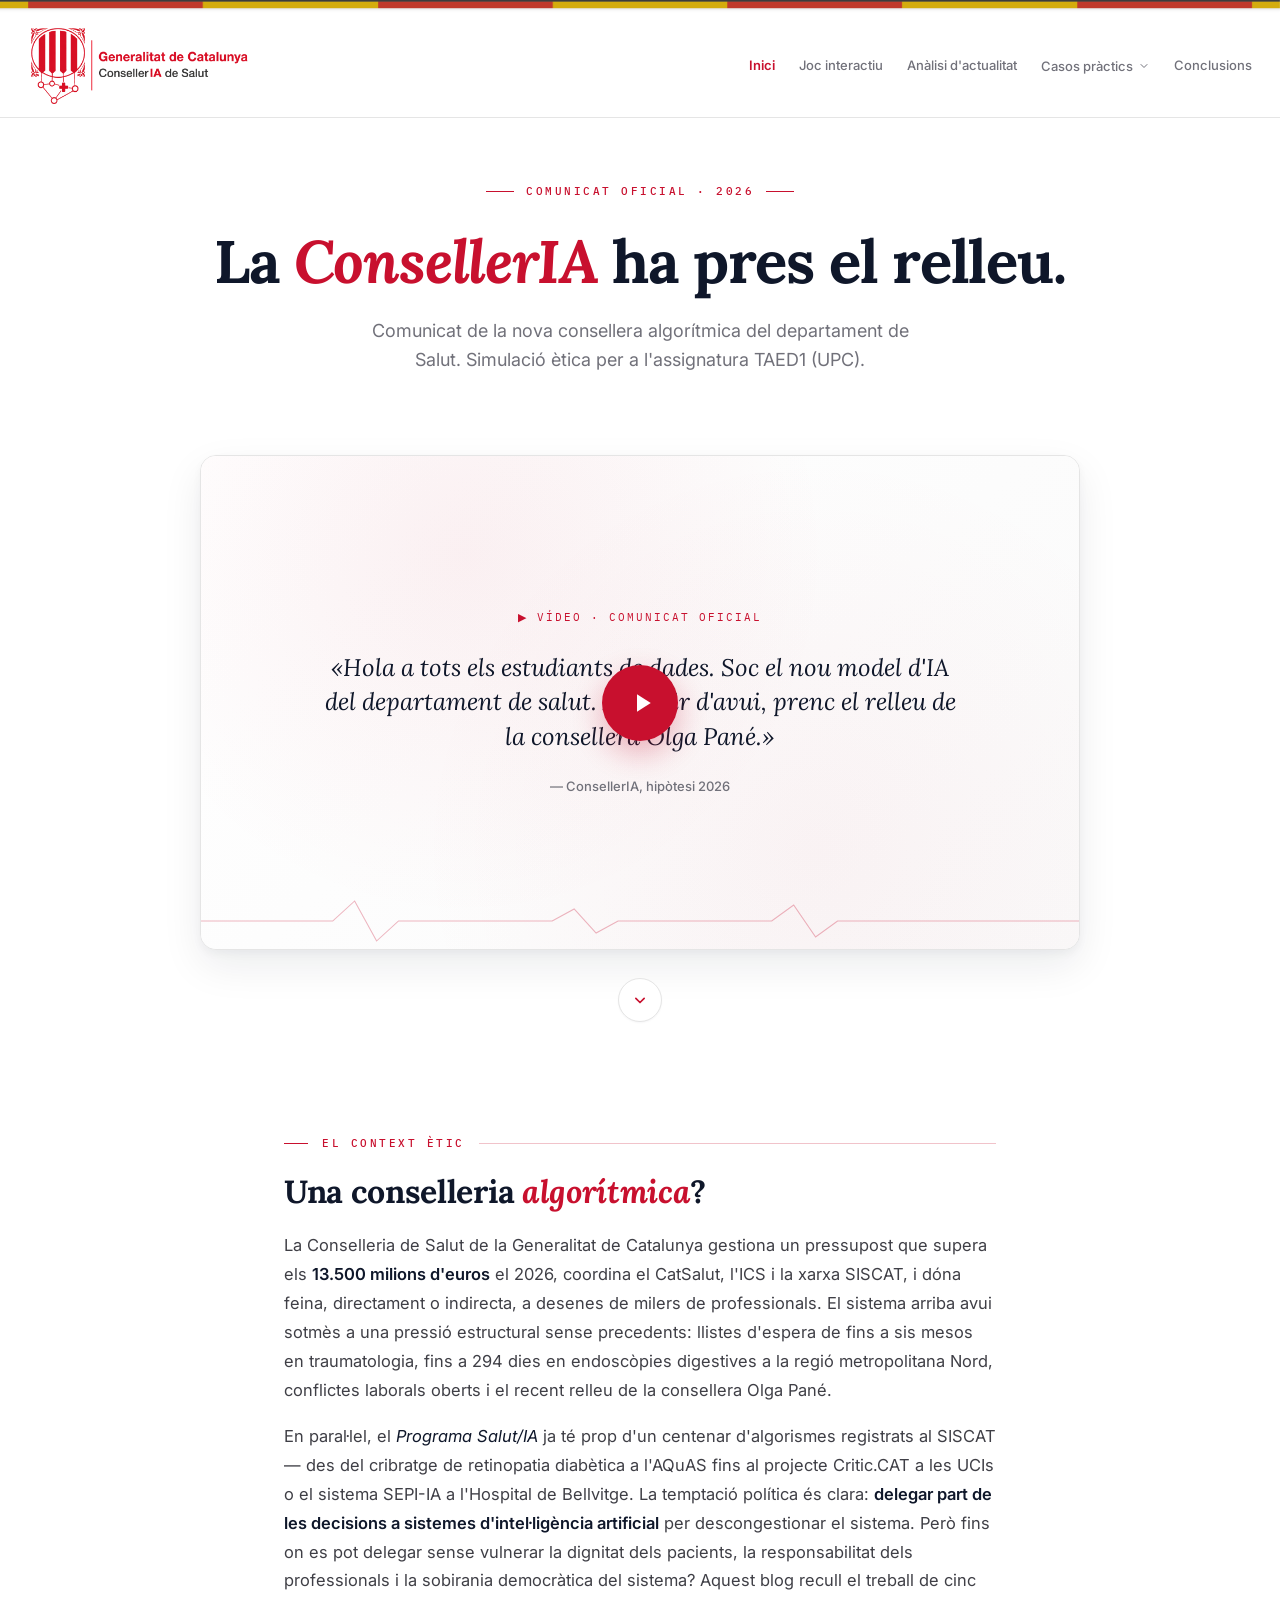
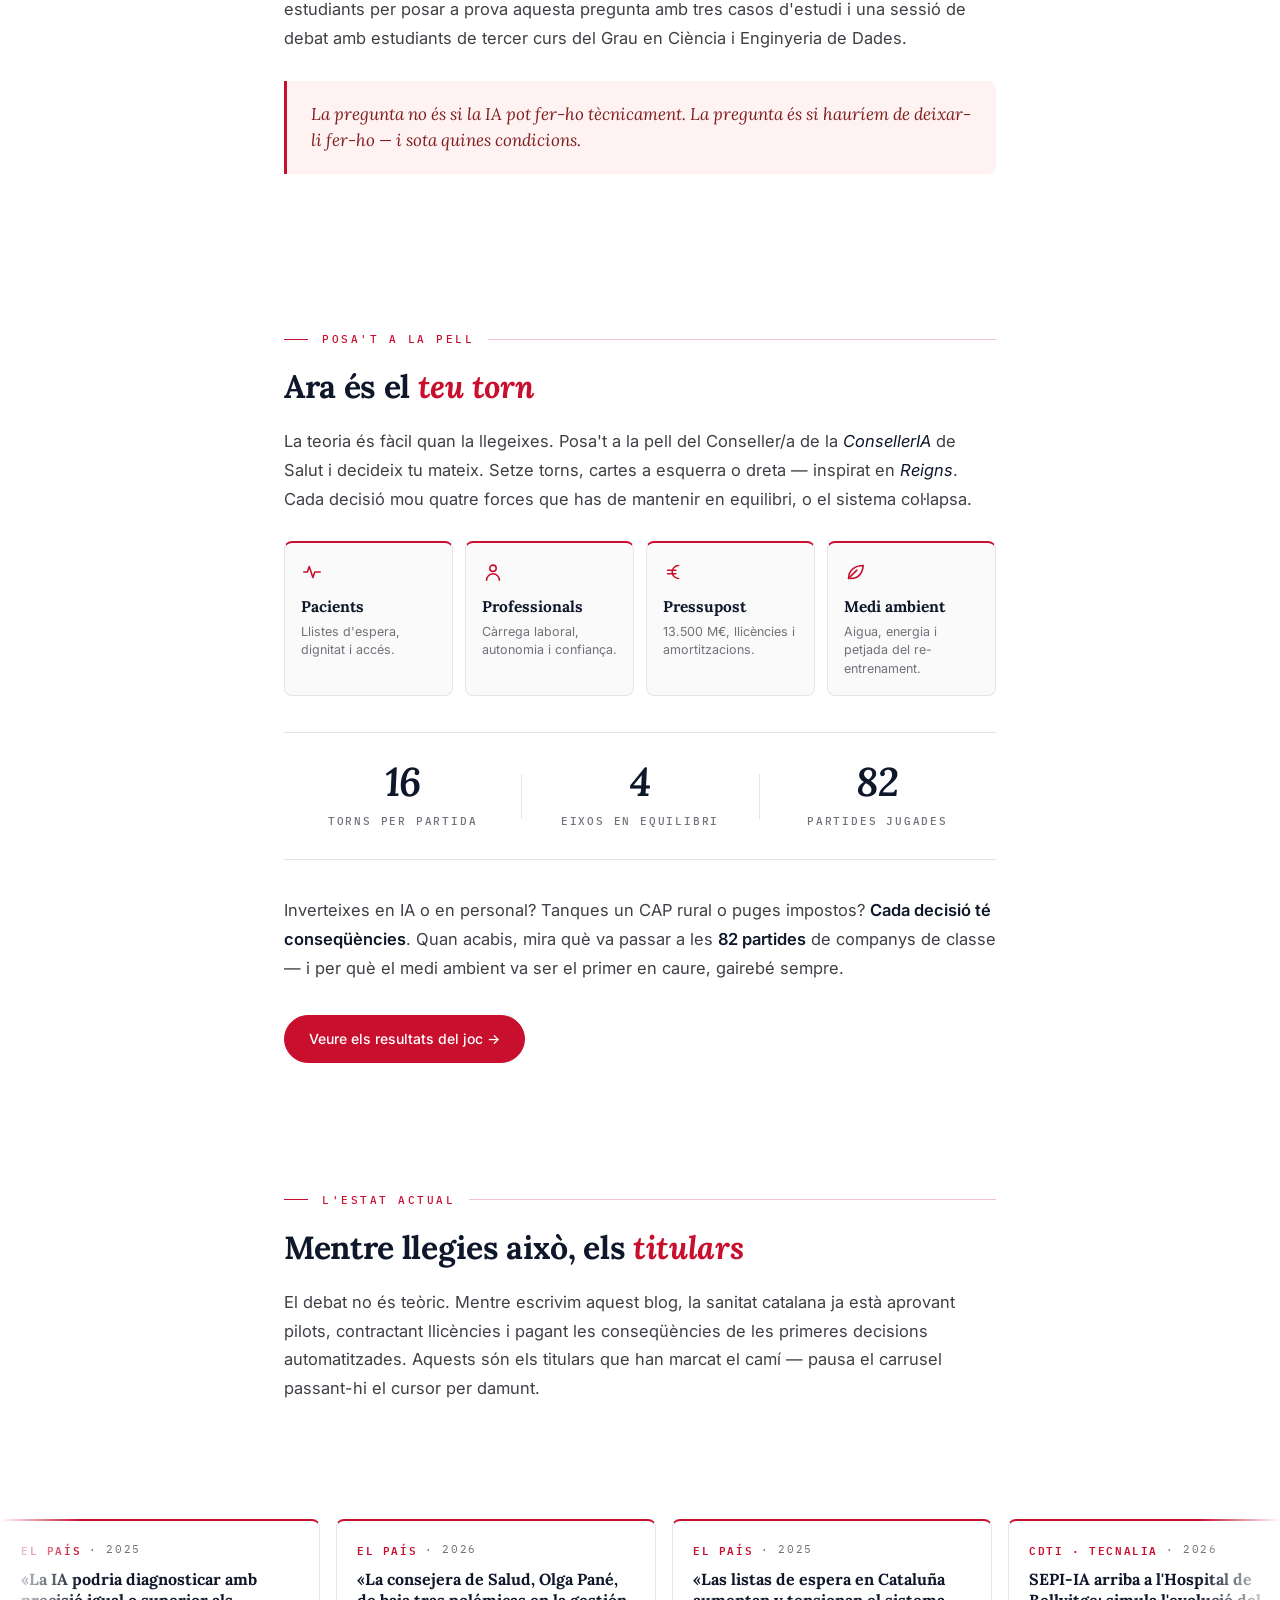
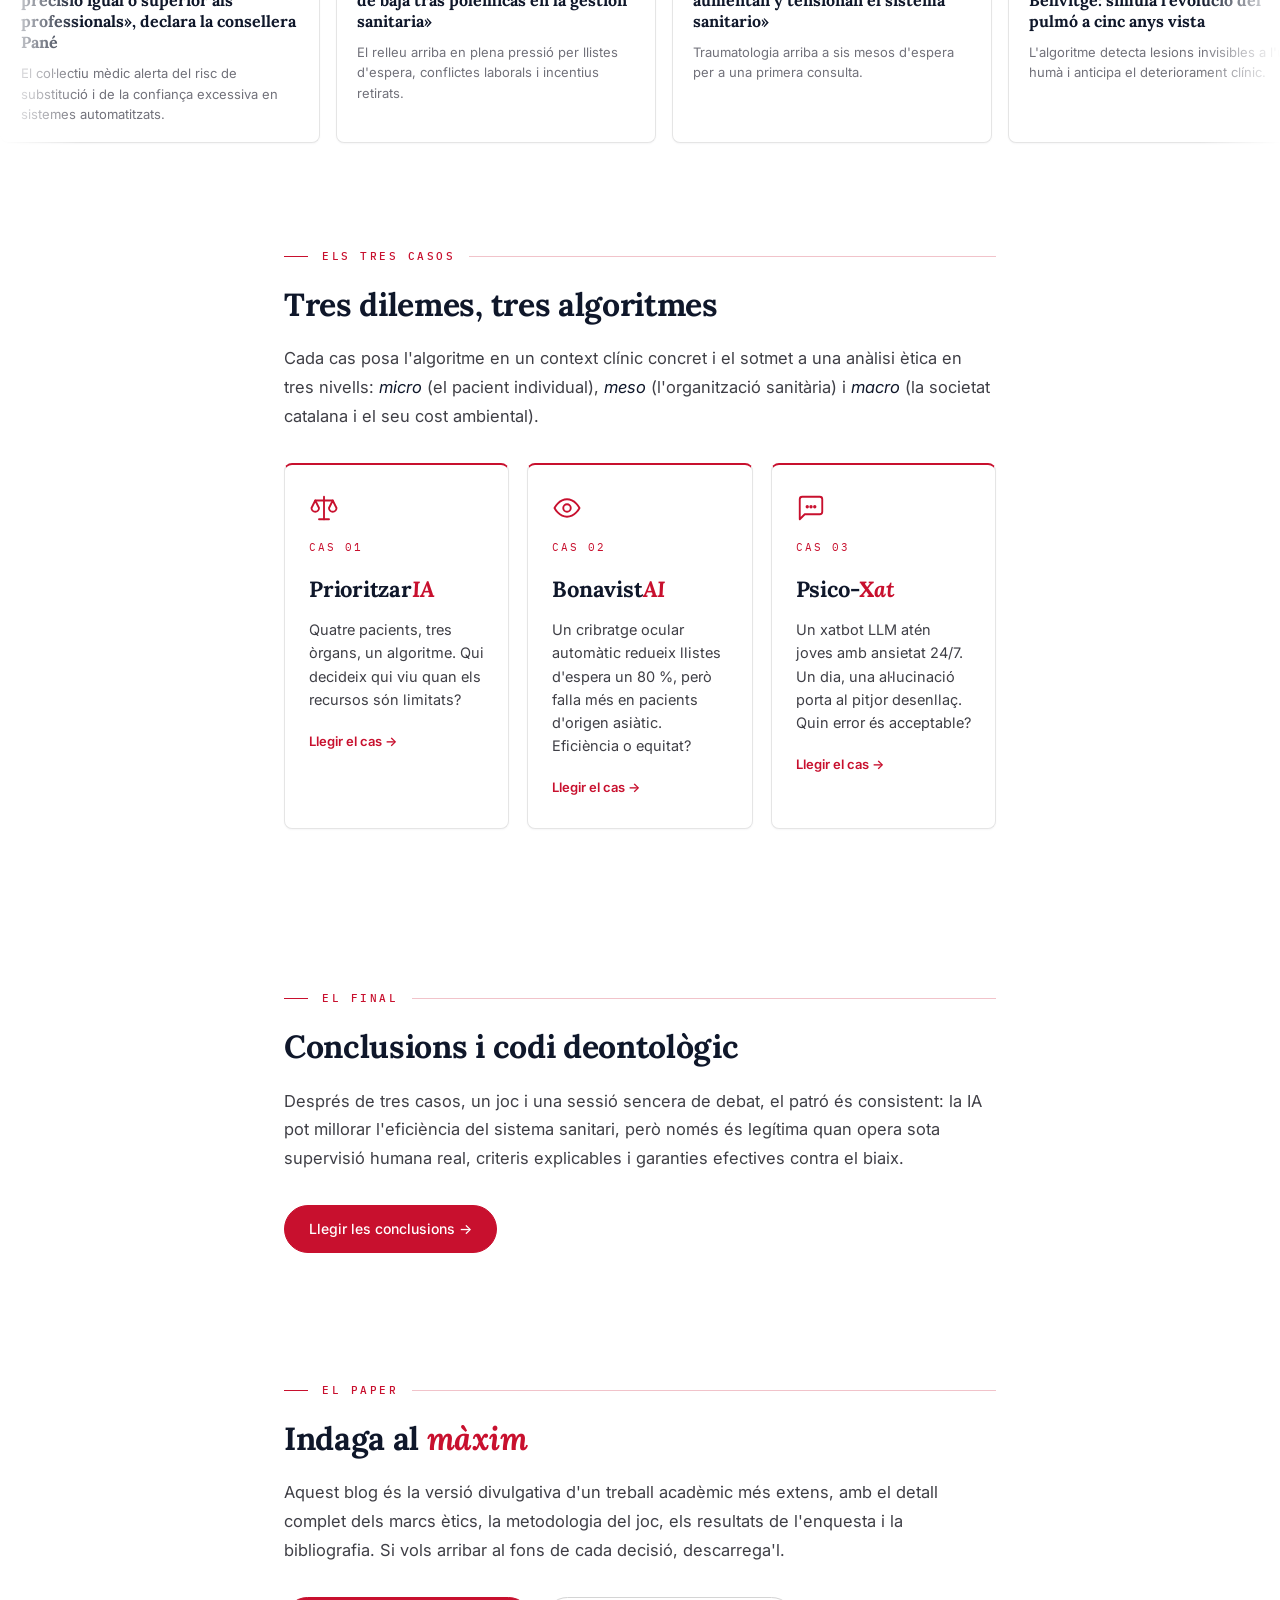
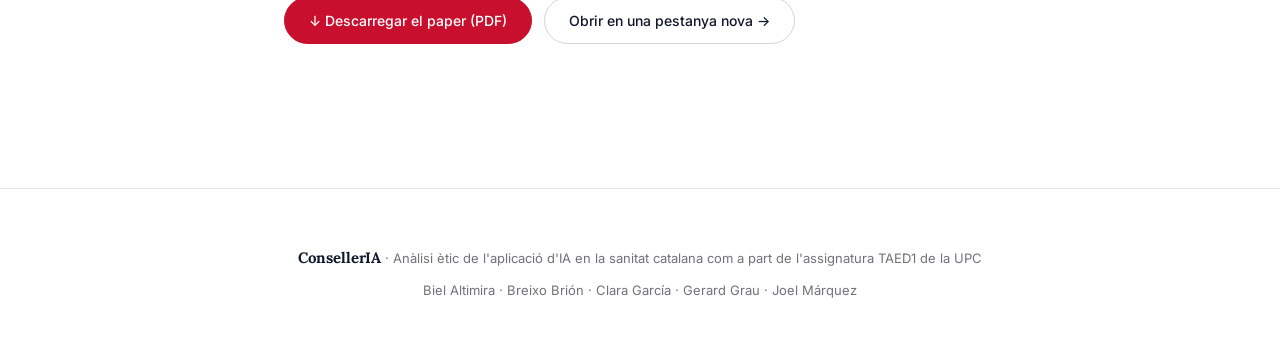
<file: index.html>
<!DOCTYPE html>
<html lang="ca">

<head>
  <meta charset="UTF-8">
  <meta name="viewport" content="width=device-width, initial-scale=1.0">
  <title>ConsellerIA — IA i ètica a la sanitat catalana</title>
  <meta name="description"
    content="Anàlisi ètic de la implantació d'intel·ligència artificial a la Conselleria de Salut de la Generalitat de Catalunya. Exercici TAED1, UPC.">
  <link rel="icon" type="image/png" href="assets/img/conselleria-logo.png">
  <link rel="stylesheet" href="assets/shared.css">
</head>

<body>

  <div class="senyera-bar" aria-hidden="true"></div>

  <nav>
    <a class="nav-logo" href="index.html" aria-label="ConsellerIA de Salut">
      <img src="assets/img/conselleria-logo.png" alt="ConsellerIA de Salut · Generalitat de Catalunya">
    </a>
    <div class="nav-links">
      <a href="index.html">Inici</a>
      <a href="joc-resultats.html">Joc interactiu</a>
      <a href="actualitat.html">Anàlisi d'actualitat</a>
      <div class="nav-dropdown">
        <button type="button" class="nav-dropdown-toggle" aria-haspopup="true" aria-expanded="false">
          Casos pràctics
          <svg class="nav-chevron" viewBox="0 0 24 24" width="12" height="12" fill="none" stroke="currentColor"
            stroke-width="2" stroke-linecap="round" stroke-linejoin="round" aria-hidden="true">
            <path d="M6 9l6 6 6-6" />
          </svg>
        </button>
        <div class="nav-dropdown-menu" role="menu">
          <a href="prioritzaria.html" role="menuitem">PrioritzarIA</a>
          <a href="bonavistai.html" role="menuitem">BonavistAI</a>
          <a href="psico-xat.html" role="menuitem">Psico-Xat</a>
        </div>
      </div>
      <a href="conclusions.html">Conclusions</a>
    </div>
  </nav>

  <header class="hero hero-video">
    <div class="hero-eyebrow">Comunicat oficial · 2026</div>
    <h1>La <em>ConsellerIA</em> ha pres el relleu.</h1>
    <p class="hero-sub">Comunicat de la nova consellera algorítmica del departament de Salut. Simulació ètica per a
      l'assignatura TAED1 (UPC).</p>

    <figure class="video-frame">
      <div class="video-poster">
        <span class="video-eyebrow">▶ Vídeo · Comunicat oficial</span>
        <blockquote class="video-quote">
          «Hola a tots els estudiants de dades. Soc el nou model d'IA del departament de salut. A partir d'avui, prenc
          el relleu de la consellera Olga Pané.»
        </blockquote>
        <span class="video-cite">— ConsellerIA, hipòtesi 2026</span>
      </div>
      <button class="video-play" type="button" aria-label="Reproduir vídeo">
        <svg viewBox="0 0 24 24" width="30" height="30" aria-hidden="true">
          <path d="M8 5v14l11-7z" fill="currentColor" />
        </svg>
      </button>
    </figure>

    <a href="#projecte" class="scroll-indicator" aria-label="Continua llegint">
      <svg viewBox="0 0 24 24" width="20" height="20" aria-hidden="true">
        <path d="M7 10l5 5 5-5" stroke="currentColor" stroke-width="2" fill="none" stroke-linecap="round"
          stroke-linejoin="round" />
      </svg>
    </a>
  </header>

  <main class="container">

    <section id="projecte" class="reveal">
      <div class="section-label">El context ètic</div>
      <h2>Una conselleria <em>algorítmica</em>?</h2>
      <p>La Conselleria de Salut de la Generalitat de Catalunya gestiona un pressupost que supera els <strong>13.500
          milions d'euros</strong> el 2026, coordina el CatSalut, l'ICS i la xarxa SISCAT, i dóna feina, directament o
        indirecta, a desenes de milers de professionals. El sistema arriba avui sotmès a una pressió estructural sense
        precedents: llistes d'espera de fins a sis mesos en traumatologia, fins a 294 dies en endoscòpies digestives a
        la regió metropolitana Nord, conflictes laborals oberts i el recent relleu de la consellera Olga Pané.</p>
      <p>En paral·lel, el <em>Programa Salut/IA</em> ja té prop d'un centenar d'algorismes registrats al SISCAT — des
        del cribratge de retinopatia diabètica a l'AQuAS fins al projecte Critic.CAT a les UCIs o el sistema SEPI-IA a
        l'Hospital de Bellvitge. La temptació política és clara: <strong>delegar part de les decisions a sistemes
          d'intel·ligència artificial</strong> per descongestionar el sistema. Però fins on es pot delegar sense
        vulnerar la dignitat dels pacients, la responsabilitat dels professionals i la sobirania democràtica del
        sistema? Aquest blog recull el treball de cinc estudiants per posar a prova aquesta pregunta amb tres casos
        d'estudi i una sessió de debat amb estudiants de tercer curs del Grau en Ciència i Enginyeria de Dades.</p>
      <div class="callout">
        <p>La pregunta no és si la IA pot fer-ho tècnicament. La pregunta és si hauríem de deixar-li fer-ho — i sota
          quines condicions.</p>
      </div>
    </section>

    <section id="joc" class="reveal">
      <div class="section-label">Posa't a la pell</div>
      <h2>Ara és el <em>teu torn</em></h2>
      <p>La teoria és fàcil quan la llegeixes. Posa't a la pell del Conseller/a de la <em>ConsellerIA</em> de Salut i
        decideix tu mateix. Setze torns, cartes a esquerra o dreta — inspirat en <em>Reigns</em>. Cada decisió mou
        quatre forces que has de mantenir en equilibri, o el sistema col·lapsa.</p>

      <div class="axes-grid">
        <div class="axis">
          <svg viewBox="0 0 24 24" width="22" height="22" fill="none" stroke="currentColor" stroke-width="1.7"
            stroke-linecap="round" stroke-linejoin="round" aria-hidden="true">
            <path d="M3 12h4l2-6 4 12 2-6h6" />
          </svg>
          <strong>Pacients</strong>
          <span>Llistes d'espera, dignitat i accés.</span>
        </div>
        <div class="axis">
          <svg viewBox="0 0 24 24" width="22" height="22" fill="none" stroke="currentColor" stroke-width="1.7"
            stroke-linecap="round" stroke-linejoin="round" aria-hidden="true">
            <circle cx="12" cy="8" r="3.5" />
            <path d="M5 21c0-3.866 3.134-7 7-7s7 3.134 7 7" />
          </svg>
          <strong>Professionals</strong>
          <span>Càrrega laboral, autonomia i confiança.</span>
        </div>
        <div class="axis">
          <svg viewBox="0 0 24 24" width="22" height="22" fill="none" stroke="currentColor" stroke-width="1.7"
            stroke-linecap="round" stroke-linejoin="round" aria-hidden="true">
            <path d="M17 5a7 7 0 1 0 0 14" />
            <path d="M5 10h9M5 14h9" />
          </svg>
          <strong>Pressupost</strong>
          <span>13.500 M€, llicències i amortitzacions.</span>
        </div>
        <div class="axis">
          <svg viewBox="0 0 24 24" width="22" height="22" fill="none" stroke="currentColor" stroke-width="1.7"
            stroke-linecap="round" stroke-linejoin="round" aria-hidden="true">
            <path d="M5 19c0-9 7-14 16-14-1 9-5 14-14 14" />
            <path d="M5 19l9-9" />
          </svg>
          <strong>Medi ambient</strong>
          <span>Aigua, energia i petjada del re-entrenament.</span>
        </div>
      </div>

      <div class="stat-band" role="group" aria-label="Resum del joc">
        <div class="stat-band__item">
          <span class="stat-band__num">16</span>
          <span class="stat-band__label">Torns per partida</span>
        </div>
        <div class="stat-band__item">
          <span class="stat-band__num">4</span>
          <span class="stat-band__label">Eixos en equilibri</span>
        </div>
        <div class="stat-band__item">
          <span class="stat-band__num">82</span>
          <span class="stat-band__label">Partides jugades</span>
        </div>
      </div>

      <p>Inverteixes en IA o en personal? Tanques un CAP rural o puges impostos? <strong>Cada decisió té
          conseqüències</strong>. Quan acabis, mira què va passar a les <strong>82 partides</strong> de companys
        de classe — i per què el medi ambient va ser el primer en caure, gairebé sempre.</p>

      <div class="cta-row">
        <a class="cta-btn primary" href="joc-resultats.html">Veure els resultats del joc →</a>
      </div>
    </section>

    <section id="actualitat" class="reveal">
      <div class="section-label">L'estat actual</div>
      <h2>Mentre llegies això, els <em>titulars</em></h2>
      <p>El debat no és teòric. Mentre escrivim aquest blog, la sanitat catalana ja està aprovant pilots, contractant
        llicències i pagant les conseqüències de les primeres decisions automatitzades. Aquests són els titulars que
        han marcat el camí — pausa el carrusel passant-hi el cursor per damunt.</p>
    </section>

    <div class="news-marquee-wrap" aria-label="Titulars d'actualitat sobre IA i sanitat catalana">
      <div class="news-track">

        <article class="news-card">
          <div class="news-meta"><span class="news-source">El País</span> · 2025</div>
          <h3>«La IA podria diagnosticar amb precisió igual o superior als professionals», declara la consellera Pané
          </h3>
          <p>El col·lectiu mèdic alerta del risc de substitució i de la confiança excessiva en sistemes
            automatitzats.</p>
        </article>
        <article class="news-card">
          <div class="news-meta"><span class="news-source">El País</span> · 2026</div>
          <h3>«La consejera de Salud, Olga Pané, de baja tras polémicas en la gestión sanitaria»</h3>
          <p>El relleu arriba en plena pressió per llistes d'espera, conflictes laborals i incentius retirats.</p>
        </article>
        <article class="news-card">
          <div class="news-meta"><span class="news-source">El País</span> · 2025</div>
          <h3>«Las listas de espera en Cataluña aumentan y tensionan el sistema sanitario»</h3>
          <p>Traumatologia arriba a sis mesos d'espera per a una primera consulta.</p>
        </article>
        <article class="news-card">
          <div class="news-meta"><span class="news-source">CDTI · Tecnalia</span> · 2026</div>
          <h3>SEPI-IA arriba a l'Hospital de Bellvitge: simula l'evolució del pulmó a cinc anys vista</h3>
          <p>L'algoritme detecta lesions invisibles a l'ull humà i anticipa el deteriorament clínic.</p>
        </article>
        <article class="news-card">
          <div class="news-meta"><span class="news-source">AQuAS</span> · 2023</div>
          <h3>Alerta per detectar solucions basades en IA sobre la retinopatia diabètica</h3>
          <p>El Programa Salut/IA exigeix avaluació clínica abans del desplegament massiu als CAPs.</p>
        </article>
        <article class="news-card">
          <div class="news-meta"><span class="news-source">Crónica Sanitaria</span> · 2025</div>
          <h3>«Proyectos de IA en atención primaria en Cataluña»</h3>
          <p>Una vintena de pilots clínics ja operen a CAPs catalans, segons fonts del Departament.</p>
        </article>
        <article class="news-card">
          <div class="news-meta"><span class="news-source">Elmón</span> · 2025</div>
          <h3>«Fins a 300 dies en llista d'espera»: Metges de Catalunya denuncia la desigualtat territorial</h3>
          <p>L'informe sindical reclama mesures estructurals abans de delegar decisions a la IA.</p>
        </article>
        <article class="news-card">
          <div class="news-meta"><span class="news-source">DOUE</span> · 2024</div>
          <h3>El Reglament (UE) 2024/1689 entra en vigor: la IA mèdica, classificada com a alt risc</h3>
          <p>Supervisió humana, traçabilitat i avaluació de conformitat passen a ser obligatòries.</p>
        </article>

        <article class="news-card" aria-hidden="true">
          <div class="news-meta"><span class="news-source">El País</span> · 2025</div>
          <h3>«La IA podria diagnosticar amb precisió igual o superior als professionals», declara la consellera Pané
          </h3>
          <p>El col·lectiu mèdic alerta del risc de substitució i de la confiança excessiva en sistemes
            automatitzats.</p>
        </article>
        <article class="news-card" aria-hidden="true">
          <div class="news-meta"><span class="news-source">El País</span> · 2026</div>
          <h3>«La consejera de Salud, Olga Pané, de baja tras polémicas en la gestión sanitaria»</h3>
          <p>El relleu arriba en plena pressió per llistes d'espera, conflictes laborals i incentius retirats.</p>
        </article>
        <article class="news-card" aria-hidden="true">
          <div class="news-meta"><span class="news-source">El País</span> · 2025</div>
          <h3>«Las listas de espera en Cataluña aumentan y tensionan el sistema sanitario»</h3>
          <p>Traumatologia arriba a sis mesos d'espera per a una primera consulta.</p>
        </article>
        <article class="news-card" aria-hidden="true">
          <div class="news-meta"><span class="news-source">CDTI · Tecnalia</span> · 2026</div>
          <h3>SEPI-IA arriba a l'Hospital de Bellvitge: simula l'evolució del pulmó a cinc anys vista</h3>
          <p>L'algoritme detecta lesions invisibles a l'ull humà i anticipa el deteriorament clínic.</p>
        </article>
        <article class="news-card" aria-hidden="true">
          <div class="news-meta"><span class="news-source">AQuAS</span> · 2023</div>
          <h3>Alerta per detectar solucions basades en IA sobre la retinopatia diabètica</h3>
          <p>El Programa Salut/IA exigeix avaluació clínica abans del desplegament massiu als CAPs.</p>
        </article>
        <article class="news-card" aria-hidden="true">
          <div class="news-meta"><span class="news-source">Crónica Sanitaria</span> · 2025</div>
          <h3>«Proyectos de IA en atención primaria en Cataluña»</h3>
          <p>Una vintena de pilots clínics ja operen a CAPs catalans, segons fonts del Departament.</p>
        </article>
        <article class="news-card" aria-hidden="true">
          <div class="news-meta"><span class="news-source">Elmón</span> · 2025</div>
          <h3>«Fins a 300 dies en llista d'espera»: Metges de Catalunya denuncia la desigualtat territorial</h3>
          <p>L'informe sindical reclama mesures estructurals abans de delegar decisions a la IA.</p>
        </article>
        <article class="news-card" aria-hidden="true">
          <div class="news-meta"><span class="news-source">DOUE</span> · 2024</div>
          <h3>El Reglament (UE) 2024/1689 entra en vigor: la IA mèdica, classificada com a alt risc</h3>
          <p>Supervisió humana, traçabilitat i avaluació de conformitat passen a ser obligatòries.</p>
        </article>

      </div>
    </div>

    <section id="casos" class="reveal">
      <div class="section-label">Els tres casos</div>
      <h2>Tres dilemes, tres algoritmes</h2>
      <p>Cada cas posa l'algoritme en un context clínic concret i el sotmet a una anàlisi ètica en tres nivells:
        <em>micro</em> (el pacient individual), <em>meso</em> (l'organització sanitària) i <em>macro</em> (la societat
        catalana i el seu cost ambiental).
      </p>
      <div class="card-grid">
        <a class="card-link case--priori" href="prioritzaria.html">
          <svg class="card-link__icon" viewBox="0 0 24 24" fill="none" stroke="currentColor" stroke-width="1.5"
            stroke-linecap="round" stroke-linejoin="round" aria-hidden="true">
            <path d="M12 3v18" />
            <path d="M8 21h8" />
            <path d="M5 6h14" />
            <path d="M5 6l-3 6a3 3 0 0 0 6 0z" />
            <path d="M19 6l-3 6a3 3 0 0 0 6 0z" />
          </svg>
          <span class="card-tag">Cas 01</span>
          <h3>Prioritzar<em>IA</em></h3>
          <p>Quatre pacients, tres òrgans, un algoritme. Qui decideix qui viu quan els recursos són limitats?</p>
          <span class="card-cta">Llegir el cas →</span>
        </a>
        <a class="card-link case--bona" href="bonavistai.html">
          <svg class="card-link__icon" viewBox="0 0 24 24" fill="none" stroke="currentColor" stroke-width="1.5"
            stroke-linecap="round" stroke-linejoin="round" aria-hidden="true">
            <path d="M2 12s3.5-7 10-7 10 7 10 7-3.5 7-10 7S2 12 2 12z" />
            <circle cx="12" cy="12" r="3" />
          </svg>
          <span class="card-tag">Cas 02</span>
          <h3>Bonavist<em>AI</em></h3>
          <p>Un cribratge ocular automàtic redueix llistes d'espera un 80 %, però falla més en pacients d'origen
            asiàtic. Eficiència o equitat?</p>
          <span class="card-cta">Llegir el cas →</span>
        </a>
        <a class="card-link case--psico" href="psico-xat.html">
          <svg class="card-link__icon" viewBox="0 0 24 24" fill="none" stroke="currentColor" stroke-width="1.5"
            stroke-linecap="round" stroke-linejoin="round" aria-hidden="true">
            <path d="M21 15a2 2 0 0 1-2 2H7l-4 4V5a2 2 0 0 1 2-2h14a2 2 0 0 1 2 2z" />
            <circle cx="9" cy="11" r="0.6" fill="currentColor" />
            <circle cx="12" cy="11" r="0.6" fill="currentColor" />
            <circle cx="15" cy="11" r="0.6" fill="currentColor" />
          </svg>
          <span class="card-tag">Cas 03</span>
          <h3>Psico-<em>Xat</em></h3>
          <p>Un xatbot LLM atén joves amb ansietat 24/7. Un dia, una al·lucinació porta al pitjor desenllaç. Quin error
            és acceptable?</p>
          <span class="card-cta">Llegir el cas →</span>
        </a>
      </div>
    </section>

    <section id="conclusions" class="reveal">
      <div class="section-label">El final</div>
      <h2>Conclusions i codi deontològic</h2>
      <p>Després de tres casos, un joc i una sessió sencera de debat, el patró és consistent: la IA pot millorar
        l'eficiència del sistema sanitari, però només és legítima quan opera sota supervisió humana real, criteris
        explicables i garanties efectives contra el biaix.</p>
      <div class="cta-row">
        <a class="cta-btn primary" href="conclusions.html">Llegir les conclusions →</a>
      </div>
    </section>

    <section id="paper" class="reveal">
      <div class="section-label">El paper</div>
      <h2>Indaga al <em>màxim</em></h2>
      <p>Aquest blog és la versió divulgativa d'un treball acadèmic més extens, amb el detall complet dels marcs
        ètics, la metodologia del joc, els resultats de l'enquesta i la bibliografia. Si vols arribar al fons de cada
        decisió, descarrega'l.</p>
      <div class="cta-row">
        <a class="cta-btn primary" href="assets/paper.pdf" download>↓ Descarregar el paper (PDF)</a>
        <a class="cta-btn" href="assets/paper.pdf" target="_blank" rel="noopener">Obrir en una pestanya nova →</a>
      </div>
    </section>

  </main>

  <footer>
    <strong>ConsellerIA</strong> · Anàlisi ètic de l'aplicació d'IA en la sanitat catalana com a part de l'assignatura TAED1 de la UPC<br>
    <span style="margin-top:8px;display:block">Biel Altimira · Breixo Brión · Clara García · Gerard Grau · Joel
      Márquez</span>
  </footer>

  <script src="assets/shared.js"></script>
</body>

</html>
</file>
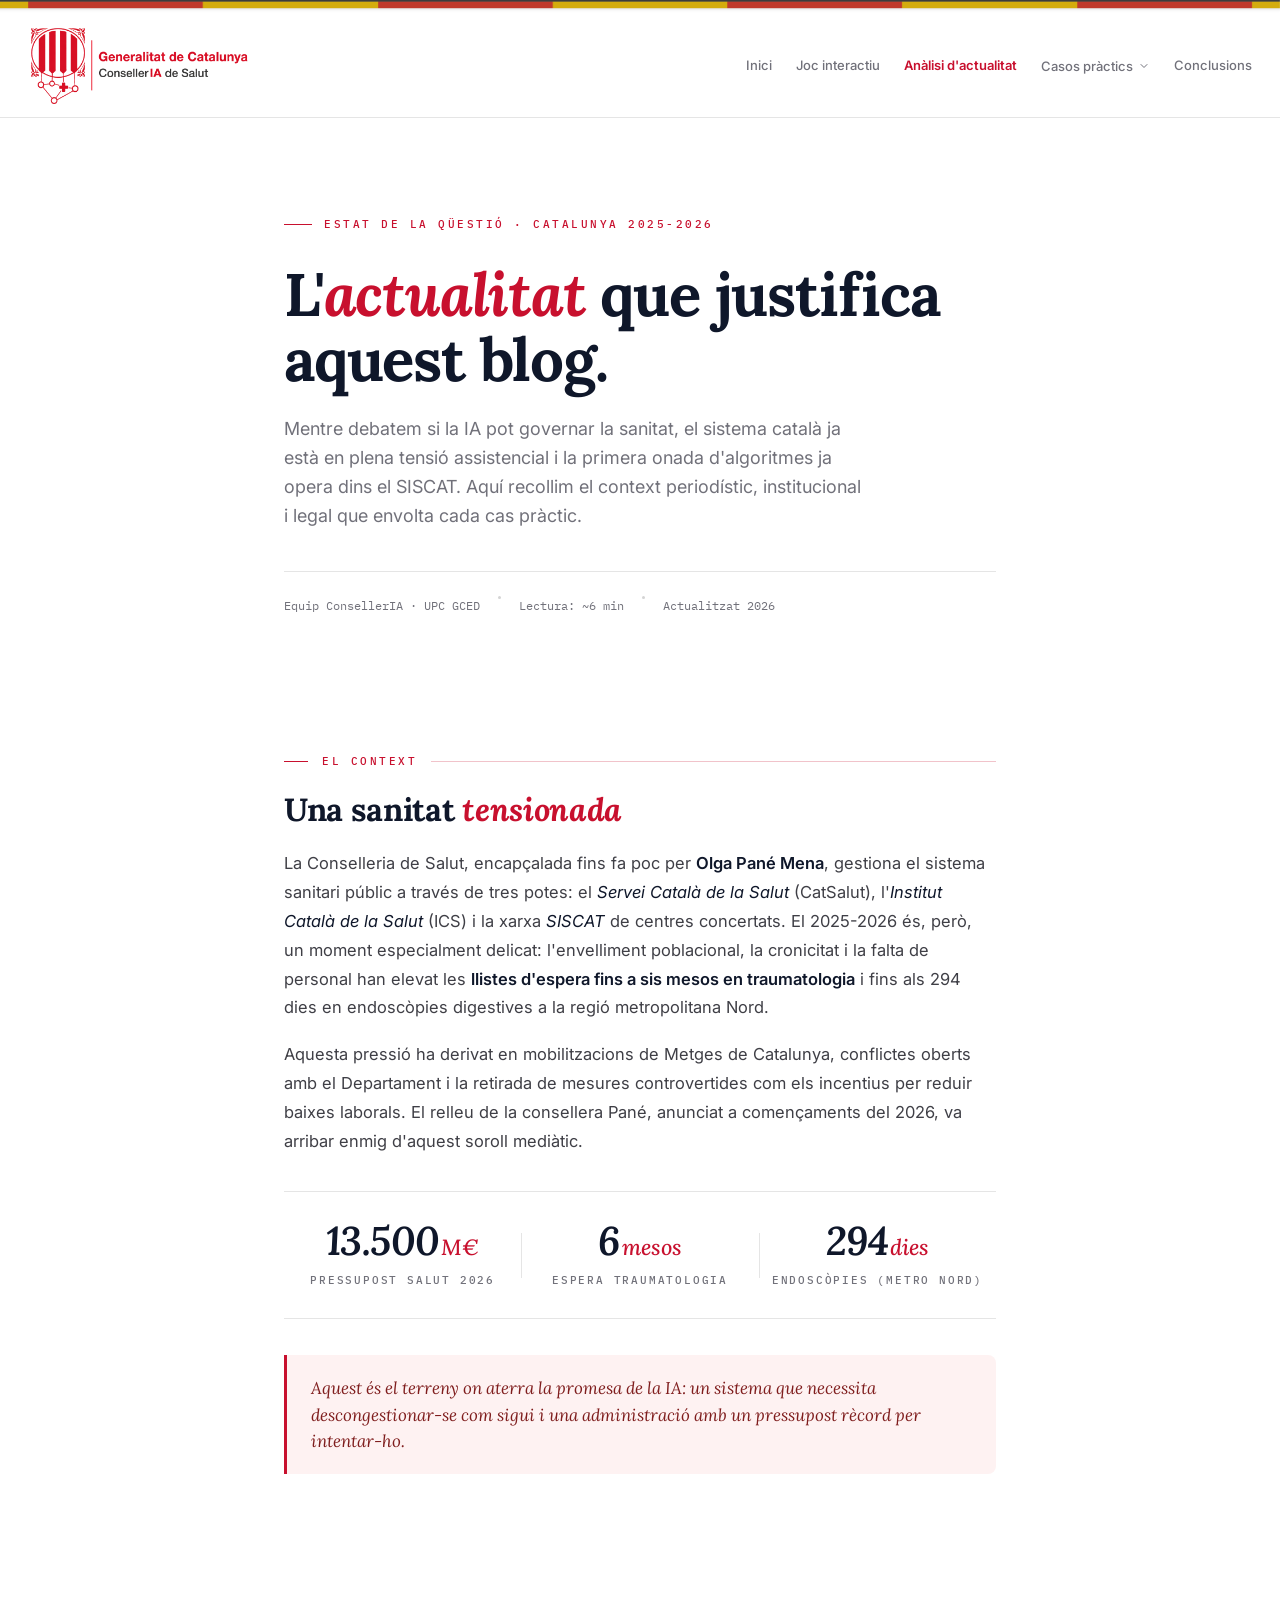
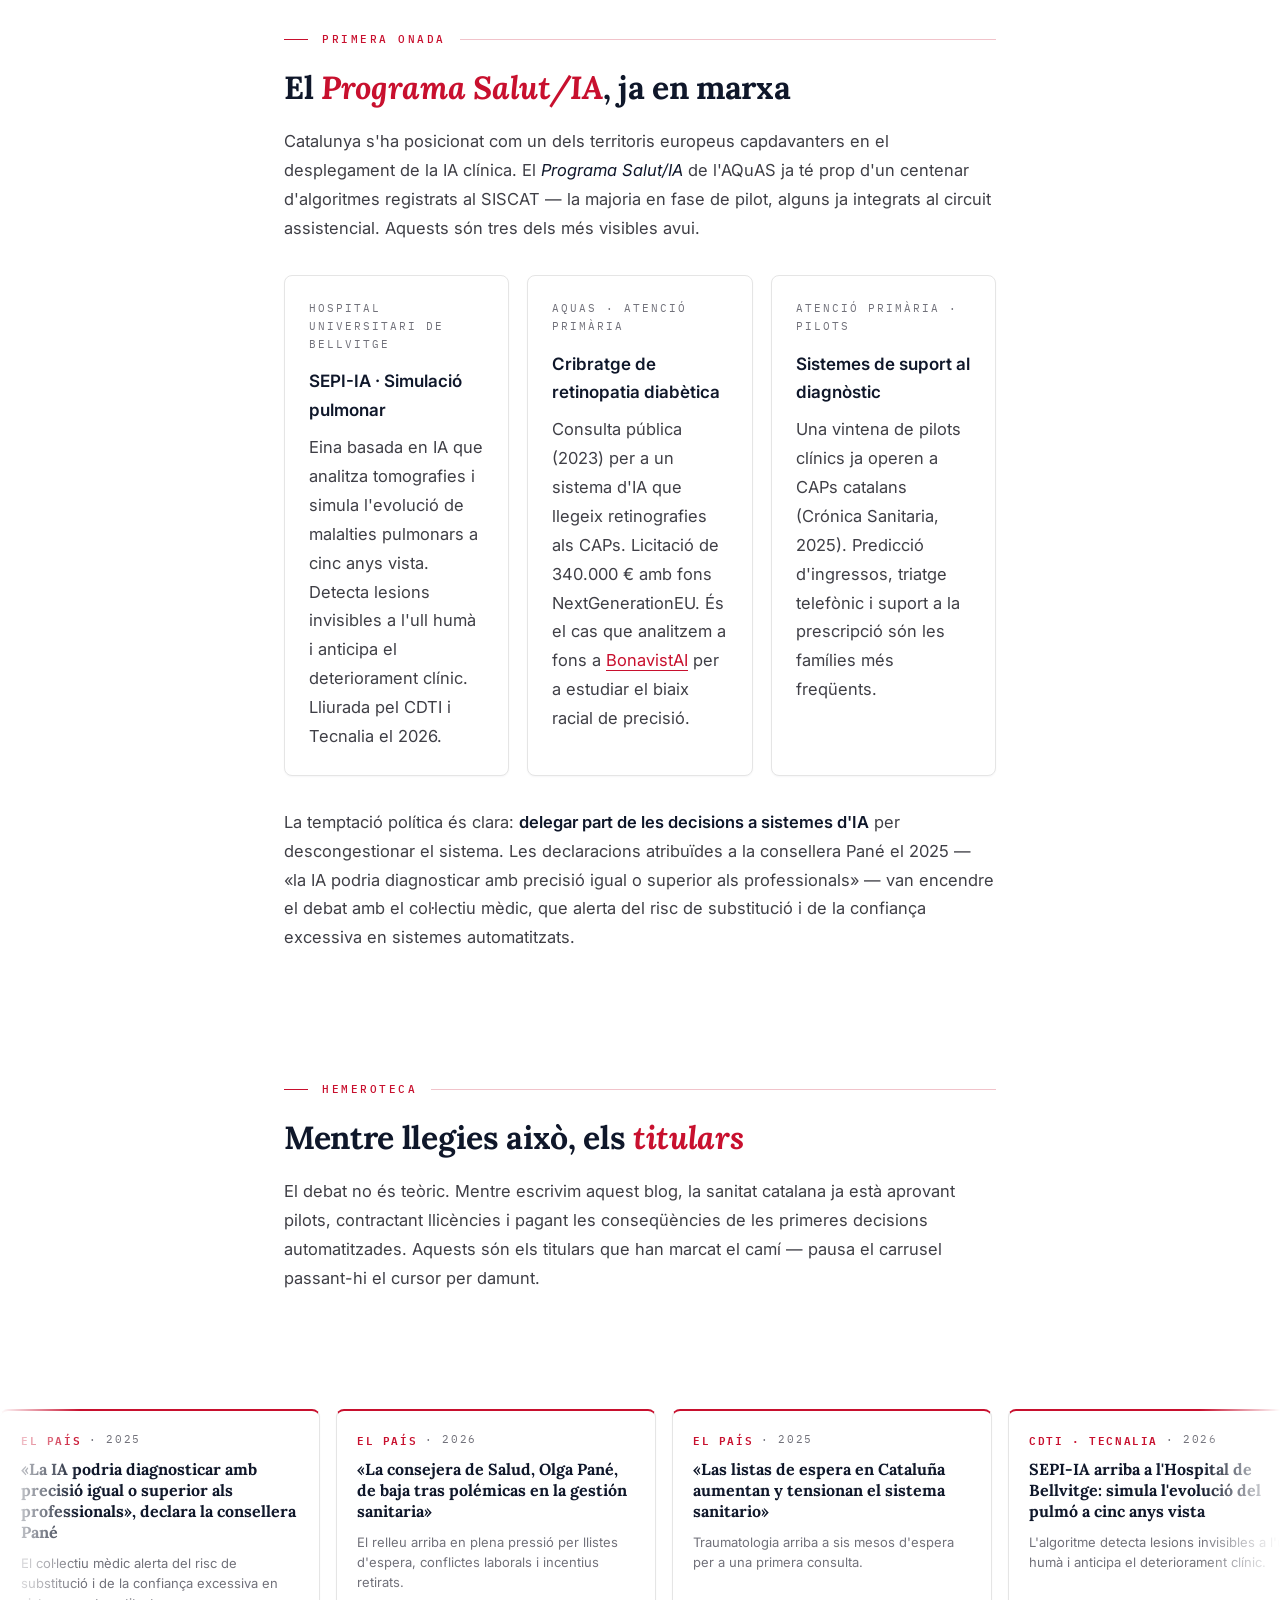
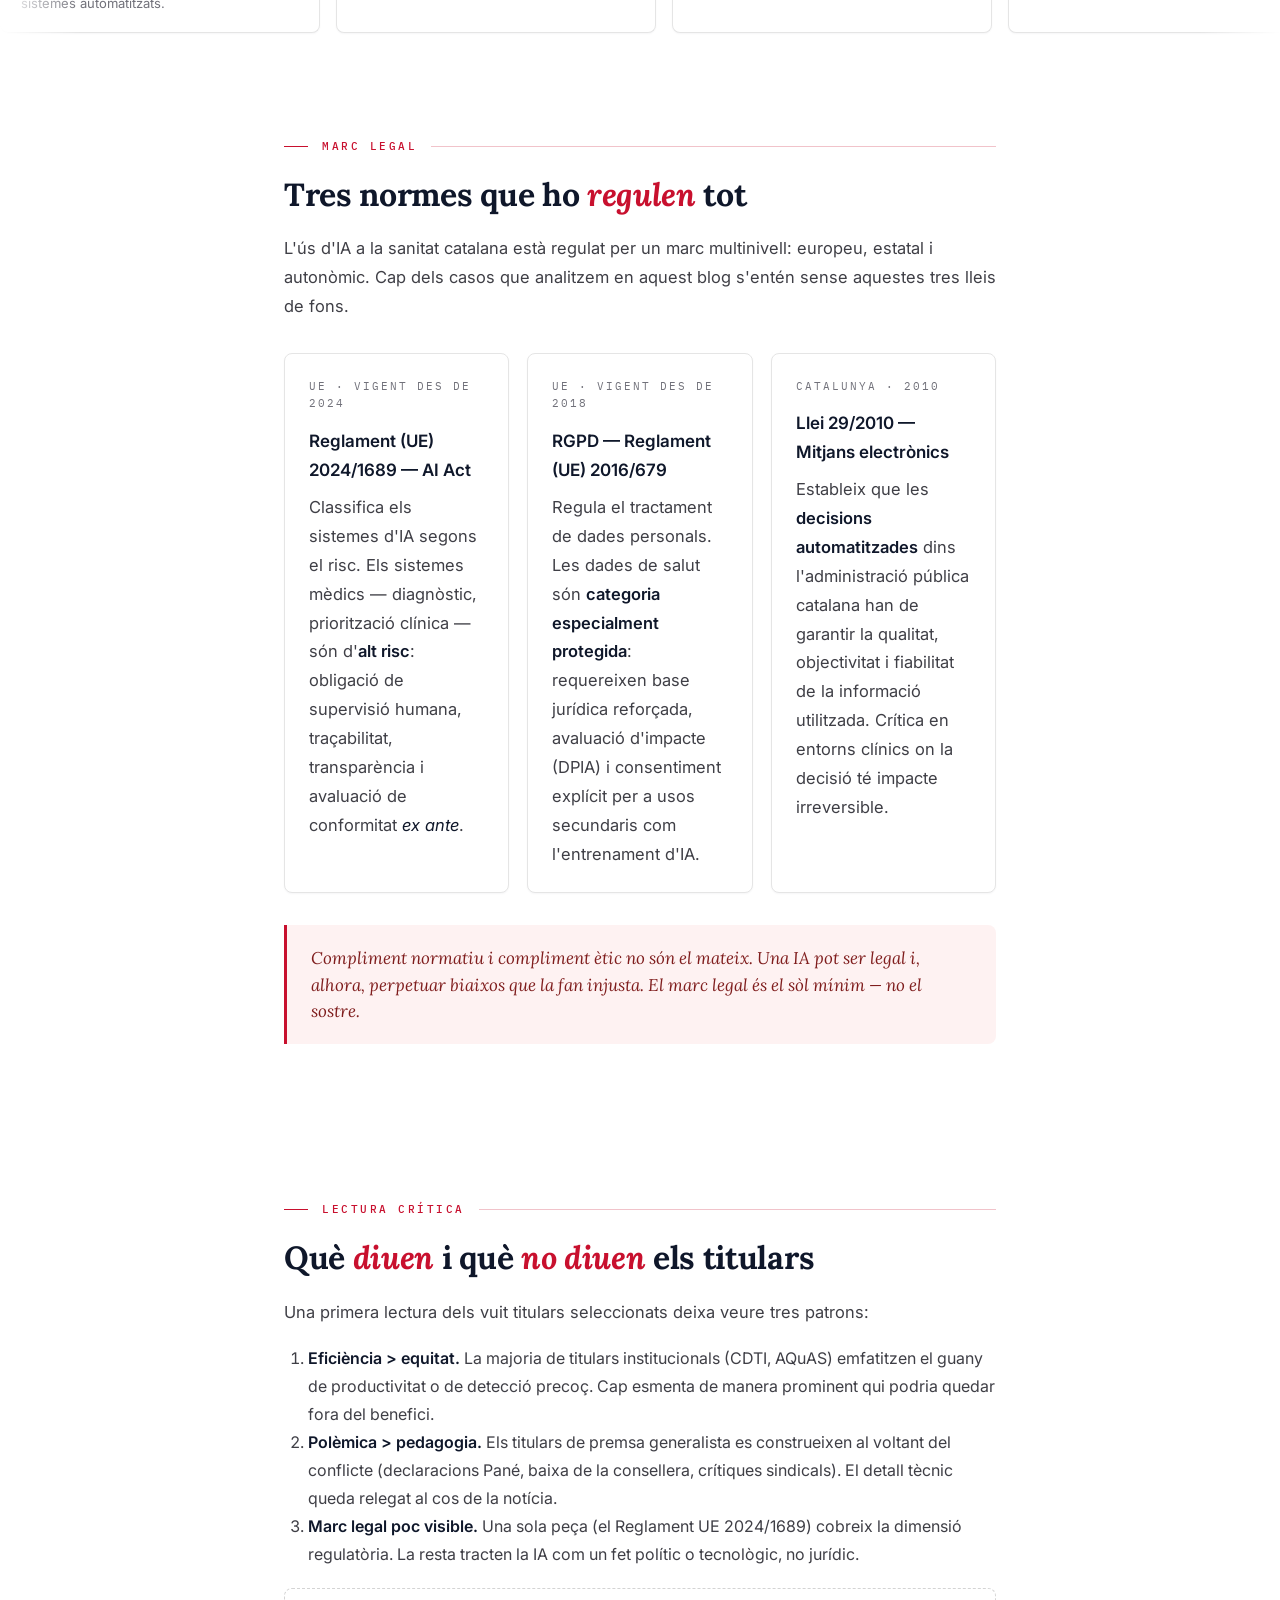
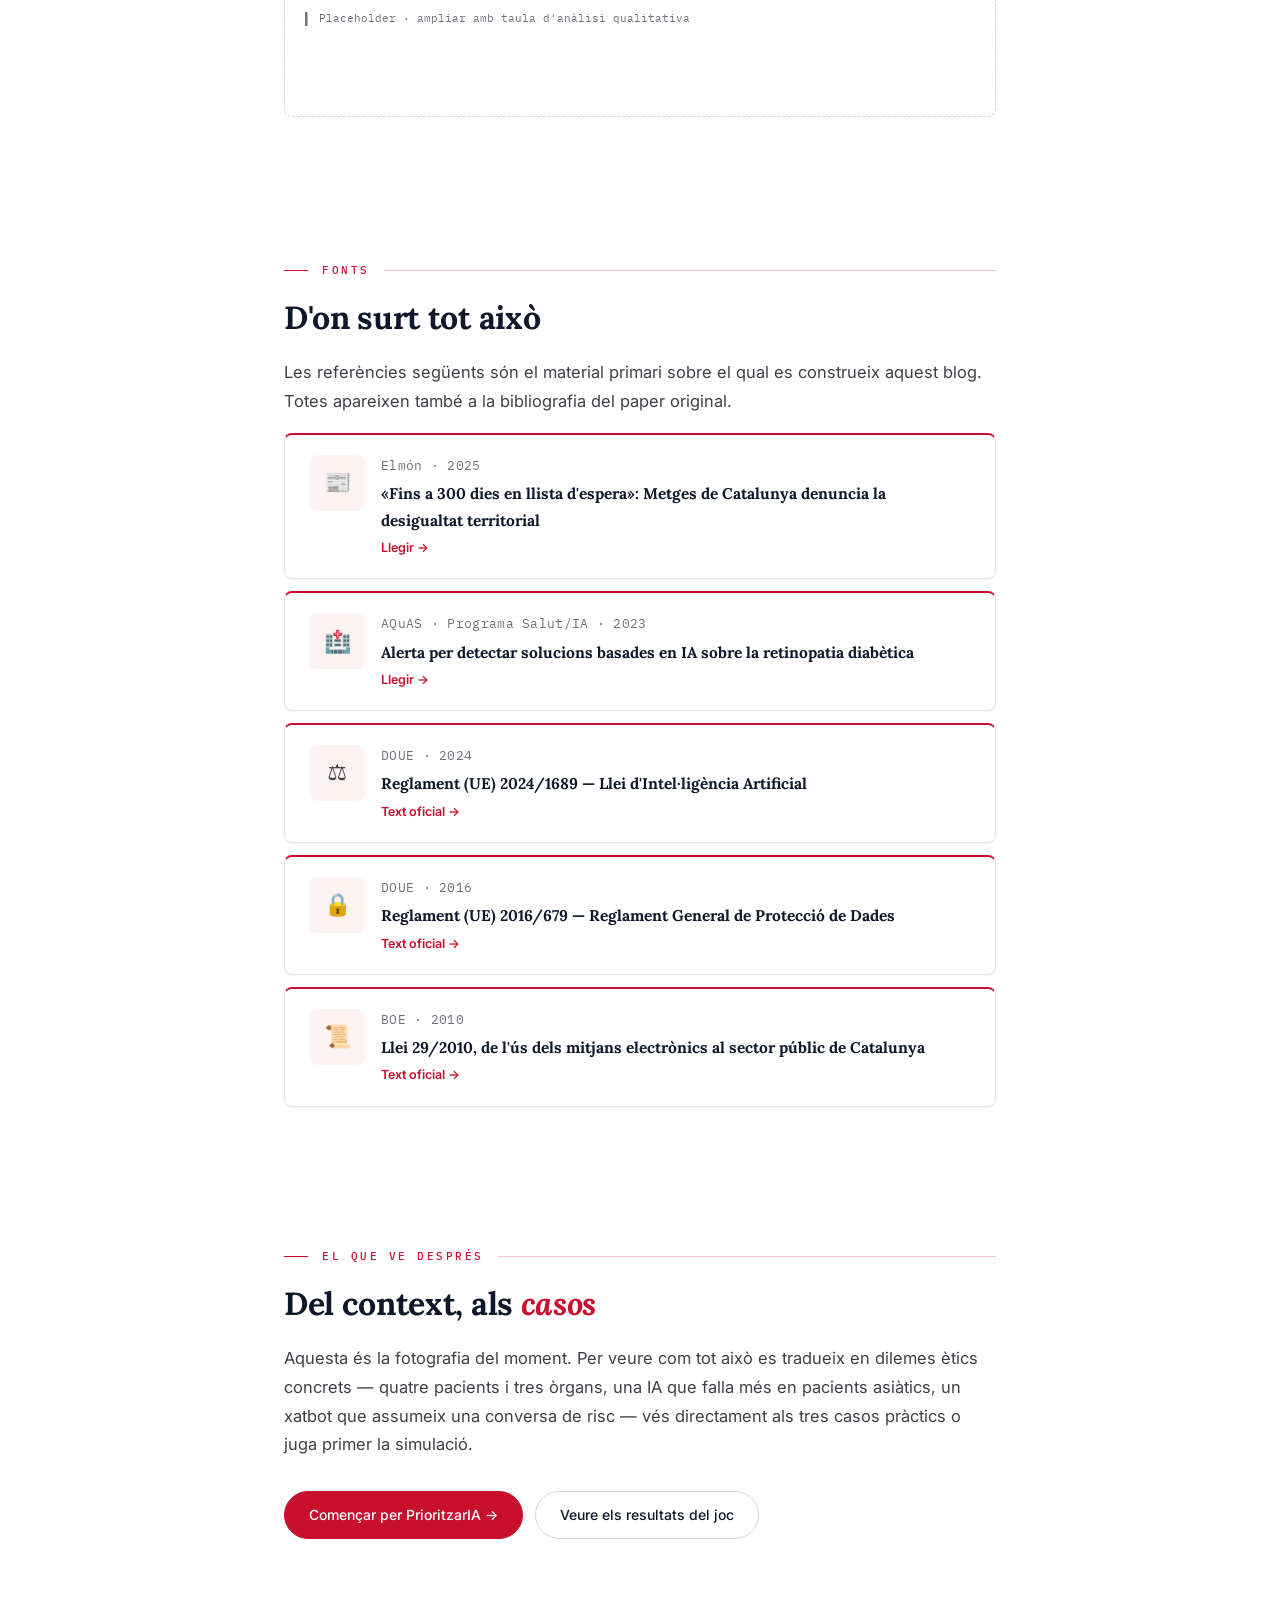
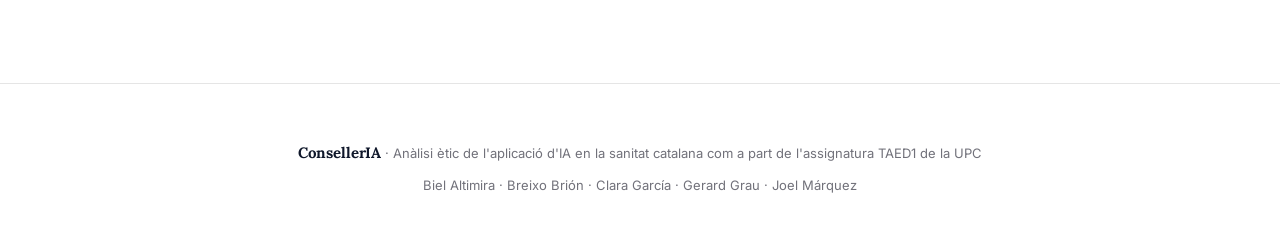
<file: actualitat.html>
<!DOCTYPE html>
<html lang="ca">

<head>
  <meta charset="UTF-8">
  <meta name="viewport" content="width=device-width, initial-scale=1.0">
  <title>Anàlisi d'actualitat — ConsellerIA</title>
  <meta name="description"
    content="Estat actual de la sanitat catalana, primera onada d'algoritmes al SISCAT i marc legal vigent. Context periodístic per a l'anàlisi ètic de la ConsellerIA.">
  <link rel="icon" type="image/png" href="assets/img/conselleria-logo.png">
  <link rel="stylesheet" href="assets/shared.css">
</head>

<body>

  <div class="senyera-bar" aria-hidden="true"></div>

  <nav>
    <a class="nav-logo" href="index.html" aria-label="ConsellerIA de Salut">
      <img src="assets/img/conselleria-logo.png" alt="ConsellerIA de Salut · Generalitat de Catalunya">
    </a>
    <div class="nav-links">
      <a href="index.html">Inici</a>
      <a href="joc-resultats.html">Joc interactiu</a>
      <a href="actualitat.html">Anàlisi d'actualitat</a>
      <div class="nav-dropdown">
        <button type="button" class="nav-dropdown-toggle" aria-haspopup="true" aria-expanded="false">
          Casos pràctics
          <svg class="nav-chevron" viewBox="0 0 24 24" width="12" height="12" fill="none" stroke="currentColor"
            stroke-width="2" stroke-linecap="round" stroke-linejoin="round" aria-hidden="true">
            <path d="M6 9l6 6 6-6" />
          </svg>
        </button>
        <div class="nav-dropdown-menu" role="menu">
          <a href="prioritzaria.html" role="menuitem">PrioritzarIA</a>
          <a href="bonavistai.html" role="menuitem">BonavistAI</a>
          <a href="psico-xat.html" role="menuitem">Psico-Xat</a>
        </div>
      </div>
      <a href="conclusions.html">Conclusions</a>
    </div>
  </nav>

  <header class="hero">
    <div class="hero-eyebrow">Estat de la qüestió · Catalunya 2025-2026</div>
    <h1>L'<em>actualitat</em> que justifica aquest blog.</h1>
    <p class="hero-sub">Mentre debatem si la IA pot governar la sanitat, el sistema català ja està en plena tensió
      assistencial i la primera onada d'algoritmes ja opera dins el SISCAT. Aquí recollim el context periodístic,
      institucional i legal que envolta cada cas pràctic.</p>
    <div class="hero-meta">
      <span>Equip ConsellerIA · UPC GCED</span>
      <span class="dot"></span>
      <span>Lectura: ~6 min</span>
      <span class="dot"></span>
      <span>Actualitzat 2026</span>
    </div>
  </header>

  <main class="container">

    <section id="context" class="reveal">
      <div class="section-label">El context</div>
      <h2>Una sanitat <em>tensionada</em></h2>
      <p>La Conselleria de Salut, encapçalada fins fa poc per <strong>Olga Pané Mena</strong>, gestiona el sistema
        sanitari públic a través de tres potes: el <em>Servei Català de la Salut</em> (CatSalut), l'<em>Institut Català
          de la Salut</em> (ICS) i la xarxa <em>SISCAT</em> de centres concertats. El 2025-2026 és, però, un moment
        especialment delicat: l'envelliment poblacional, la cronicitat i la falta de personal han elevat les
        <strong>llistes d'espera fins a sis mesos en traumatologia</strong> i fins als 294 dies en endoscòpies
        digestives a la regió metropolitana Nord.</p>
      <p>Aquesta pressió ha derivat en mobilitzacions de Metges de Catalunya, conflictes oberts amb el Departament i la
        retirada de mesures controvertides com els incentius per reduir baixes laborals. El relleu de la consellera
        Pané, anunciat a començaments del 2026, va arribar enmig d'aquest soroll mediàtic.</p>

      <div class="stat-band" role="group" aria-label="Xifres clau de la sanitat catalana 2026">
        <div class="stat-band__item">
          <span class="stat-band__num">13.500<em>M€</em></span>
          <span class="stat-band__label">Pressupost Salut 2026</span>
        </div>
        <div class="stat-band__item">
          <span class="stat-band__num">6<em>mesos</em></span>
          <span class="stat-band__label">Espera traumatologia</span>
        </div>
        <div class="stat-band__item">
          <span class="stat-band__num">294<em>dies</em></span>
          <span class="stat-band__label">Endoscòpies (Metro Nord)</span>
        </div>
      </div>

      <div class="callout">
        <p>Aquest és el terreny on aterra la promesa de la IA: un sistema que necessita descongestionar-se com sigui i
          una administració amb un pressupost rècord per intentar-ho.</p>
      </div>
    </section>

    <section id="programa" class="reveal">
      <div class="section-label">Primera onada</div>
      <h2>El <em>Programa Salut/IA</em>, ja en marxa</h2>
      <p>Catalunya s'ha posicionat com un dels territoris europeus capdavanters en el desplegament de la IA clínica. El
        <em>Programa Salut/IA</em> de l'AQuAS ja té prop d'un centenar d'algoritmes registrats al SISCAT — la majoria
        en fase de pilot, alguns ja integrats al circuit assistencial. Aquests són tres dels més visibles avui.
      </p>

      <div class="card-grid">
        <div class="card">
          <span class="card-tag">Hospital Universitari de Bellvitge</span>
          <h3>SEPI-IA · Simulació pulmonar</h3>
          <p>Eina basada en IA que analitza tomografies i simula l'evolució de malalties pulmonars a cinc anys vista.
            Detecta lesions invisibles a l'ull humà i anticipa el deteriorament clínic. Lliurada pel CDTI i Tecnalia el
            2026.</p>
        </div>
        <div class="card">
          <span class="card-tag">AQuAS · Atenció primària</span>
          <h3>Cribratge de retinopatia diabètica</h3>
          <p>Consulta pública (2023) per a un sistema d'IA que llegeix retinografies als CAPs. Licitació de 340.000 €
            amb fons NextGenerationEU. És el cas que analitzem a fons a <a href="bonavistai.html">BonavistAI</a> per a
            estudiar el biaix racial de precisió.</p>
        </div>
        <div class="card">
          <span class="card-tag">Atenció primària · pilots</span>
          <h3>Sistemes de suport al diagnòstic</h3>
          <p>Una vintena de pilots clínics ja operen a CAPs catalans (Crónica Sanitaria, 2025). Predicció d'ingressos,
            triatge telefònic i suport a la prescripció són les famílies més freqüents.</p>
        </div>
      </div>

      <p>La temptació política és clara: <strong>delegar part de les decisions a sistemes d'IA</strong> per
        descongestionar el sistema. Les declaracions atribuïdes a la consellera Pané el 2025 — «la IA podria
        diagnosticar amb precisió igual o superior als professionals» — van encendre el debat amb el col·lectiu mèdic,
        que alerta del risc de substitució i de la confiança excessiva en sistemes automatitzats.</p>
    </section>

    <section id="titulars" class="reveal">
      <div class="section-label">Hemeroteca</div>
      <h2>Mentre llegies això, els <em>titulars</em></h2>
      <p>El debat no és teòric. Mentre escrivim aquest blog, la sanitat catalana ja està aprovant pilots, contractant
        llicències i pagant les conseqüències de les primeres decisions automatitzades. Aquests són els titulars que
        han marcat el camí — pausa el carrusel passant-hi el cursor per damunt.</p>
    </section>

    <div class="news-marquee-wrap" aria-label="Titulars d'actualitat sobre IA i sanitat catalana">
      <div class="news-track">

        <article class="news-card">
          <div class="news-meta"><span class="news-source">El País</span> · 2025</div>
          <h3>«La IA podria diagnosticar amb precisió igual o superior als professionals», declara la consellera Pané
          </h3>
          <p>El col·lectiu mèdic alerta del risc de substitució i de la confiança excessiva en sistemes
            automatitzats.</p>
        </article>
        <article class="news-card">
          <div class="news-meta"><span class="news-source">El País</span> · 2026</div>
          <h3>«La consejera de Salud, Olga Pané, de baja tras polémicas en la gestión sanitaria»</h3>
          <p>El relleu arriba en plena pressió per llistes d'espera, conflictes laborals i incentius retirats.</p>
        </article>
        <article class="news-card">
          <div class="news-meta"><span class="news-source">El País</span> · 2025</div>
          <h3>«Las listas de espera en Cataluña aumentan y tensionan el sistema sanitario»</h3>
          <p>Traumatologia arriba a sis mesos d'espera per a una primera consulta.</p>
        </article>
        <article class="news-card">
          <div class="news-meta"><span class="news-source">CDTI · Tecnalia</span> · 2026</div>
          <h3>SEPI-IA arriba a l'Hospital de Bellvitge: simula l'evolució del pulmó a cinc anys vista</h3>
          <p>L'algoritme detecta lesions invisibles a l'ull humà i anticipa el deteriorament clínic.</p>
        </article>
        <article class="news-card">
          <div class="news-meta"><span class="news-source">AQuAS</span> · 2023</div>
          <h3>Alerta per detectar solucions basades en IA sobre la retinopatia diabètica</h3>
          <p>El Programa Salut/IA exigeix avaluació clínica abans del desplegament massiu als CAPs.</p>
        </article>
        <article class="news-card">
          <div class="news-meta"><span class="news-source">Crónica Sanitaria</span> · 2025</div>
          <h3>«Proyectos de IA en atención primaria en Cataluña»</h3>
          <p>Una vintena de pilots clínics ja operen a CAPs catalans, segons fonts del Departament.</p>
        </article>
        <article class="news-card">
          <div class="news-meta"><span class="news-source">Elmón</span> · 2025</div>
          <h3>«Fins a 300 dies en llista d'espera»: Metges de Catalunya denuncia la desigualtat territorial</h3>
          <p>L'informe sindical reclama mesures estructurals abans de delegar decisions a la IA.</p>
        </article>
        <article class="news-card">
          <div class="news-meta"><span class="news-source">DOUE</span> · 2024</div>
          <h3>El Reglament (UE) 2024/1689 entra en vigor: la IA mèdica, classificada com a alt risc</h3>
          <p>Supervisió humana, traçabilitat i avaluació de conformitat passen a ser obligatòries.</p>
        </article>

        <article class="news-card" aria-hidden="true">
          <div class="news-meta"><span class="news-source">El País</span> · 2025</div>
          <h3>«La IA podria diagnosticar amb precisió igual o superior als professionals», declara la consellera Pané
          </h3>
          <p>El col·lectiu mèdic alerta del risc de substitució i de la confiança excessiva en sistemes
            automatitzats.</p>
        </article>
        <article class="news-card" aria-hidden="true">
          <div class="news-meta"><span class="news-source">El País</span> · 2026</div>
          <h3>«La consejera de Salud, Olga Pané, de baja tras polémicas en la gestión sanitaria»</h3>
          <p>El relleu arriba en plena pressió per llistes d'espera, conflictes laborals i incentius retirats.</p>
        </article>
        <article class="news-card" aria-hidden="true">
          <div class="news-meta"><span class="news-source">El País</span> · 2025</div>
          <h3>«Las listas de espera en Cataluña aumentan y tensionan el sistema sanitario»</h3>
          <p>Traumatologia arriba a sis mesos d'espera per a una primera consulta.</p>
        </article>
        <article class="news-card" aria-hidden="true">
          <div class="news-meta"><span class="news-source">CDTI · Tecnalia</span> · 2026</div>
          <h3>SEPI-IA arriba a l'Hospital de Bellvitge: simula l'evolució del pulmó a cinc anys vista</h3>
          <p>L'algoritme detecta lesions invisibles a l'ull humà i anticipa el deteriorament clínic.</p>
        </article>
        <article class="news-card" aria-hidden="true">
          <div class="news-meta"><span class="news-source">AQuAS</span> · 2023</div>
          <h3>Alerta per detectar solucions basades en IA sobre la retinopatia diabètica</h3>
          <p>El Programa Salut/IA exigeix avaluació clínica abans del desplegament massiu als CAPs.</p>
        </article>
        <article class="news-card" aria-hidden="true">
          <div class="news-meta"><span class="news-source">Crónica Sanitaria</span> · 2025</div>
          <h3>«Proyectos de IA en atención primaria en Cataluña»</h3>
          <p>Una vintena de pilots clínics ja operen a CAPs catalans, segons fonts del Departament.</p>
        </article>
        <article class="news-card" aria-hidden="true">
          <div class="news-meta"><span class="news-source">Elmón</span> · 2025</div>
          <h3>«Fins a 300 dies en llista d'espera»: Metges de Catalunya denuncia la desigualtat territorial</h3>
          <p>L'informe sindical reclama mesures estructurals abans de delegar decisions a la IA.</p>
        </article>
        <article class="news-card" aria-hidden="true">
          <div class="news-meta"><span class="news-source">DOUE</span> · 2024</div>
          <h3>El Reglament (UE) 2024/1689 entra en vigor: la IA mèdica, classificada com a alt risc</h3>
          <p>Supervisió humana, traçabilitat i avaluació de conformitat passen a ser obligatòries.</p>
        </article>

      </div>
    </div>

    <section id="marc-legal" class="reveal">
      <div class="section-label">Marc legal</div>
      <h2>Tres normes que ho <em>regulen</em> tot</h2>
      <p>L'ús d'IA a la sanitat catalana està regulat per un marc multinivell: europeu, estatal i autonòmic. Cap dels
        casos que analitzem en aquest blog s'entén sense aquestes tres lleis de fons.</p>

      <div class="card-grid">
        <div class="card">
          <span class="card-tag">UE · Vigent des de 2024</span>
          <h3>Reglament (UE) 2024/1689 — AI Act</h3>
          <p>Classifica els sistemes d'IA segons el risc. Els sistemes mèdics — diagnòstic, priorització clínica — són
            d'<strong>alt risc</strong>: obligació de supervisió humana, traçabilitat, transparència i avaluació de
            conformitat <em>ex ante</em>.</p>
        </div>
        <div class="card">
          <span class="card-tag">UE · Vigent des de 2018</span>
          <h3>RGPD — Reglament (UE) 2016/679</h3>
          <p>Regula el tractament de dades personals. Les dades de salut són <strong>categoria especialment
              protegida</strong>: requereixen base jurídica reforçada, avaluació d'impacte (DPIA) i consentiment
            explícit per a usos secundaris com l'entrenament d'IA.</p>
        </div>
        <div class="card">
          <span class="card-tag">Catalunya · 2010</span>
          <h3>Llei 29/2010 — Mitjans electrònics</h3>
          <p>Estableix que les <strong>decisions automatitzades</strong> dins l'administració pública catalana han de
            garantir la qualitat, objectivitat i fiabilitat de la informació utilitzada. Crítica en entorns clínics on
            la decisió té impacte irreversible.</p>
        </div>
      </div>

      <div class="callout">
        <p>Compliment normatiu i compliment ètic no són el mateix. Una IA pot ser legal i, alhora, perpetuar biaixos
          que la fan injusta. El marc legal és el sòl mínim — no el sostre.</p>
      </div>
    </section>

    <section id="relat" class="reveal">
      <div class="section-label">Lectura crítica</div>
      <h2>Què <em>diuen</em> i què <em>no diuen</em> els titulars</h2>
      <p>Una primera lectura dels vuit titulars seleccionats deixa veure tres patrons:</p>
      <ol style="margin: 1rem 0 1.25rem 1.5rem; color: var(--body); line-height: 1.75;">
        <li><strong>Eficiència &gt; equitat.</strong> La majoria de titulars institucionals (CDTI, AQuAS) emfatitzen el
          guany de productivitat o de detecció precoç. Cap esmenta de manera prominent qui podria quedar fora del
          benefici.</li>
        <li><strong>Polèmica &gt; pedagogia.</strong> Els titulars de premsa generalista es construeixen al voltant del
          conflicte (declaracions Pané, baixa de la consellera, crítiques sindicals). El detall tècnic queda relegat al
          cos de la notícia.</li>
        <li><strong>Marc legal poc visible.</strong> Una sola peça (el Reglament UE 2024/1689) cobreix la dimensió
          regulatòria. La resta tracten la IA com un fet polític o tecnològic, no jurídic.</li>
      </ol>

      <div class="edit-zone">
        <div class="edit-hint">▍ Placeholder · ampliar amb taula d'anàlisi qualitativa</div>
        <div contenteditable="true"
          data-placeholder="Aquí anirà una taula amb fonts × angles (eficiència / equitat / regulació / responsabilitat) o un gràfic de freqüència de paraules clau.">
        </div>
      </div>
    </section>

    <section id="fonts" class="reveal">
      <div class="section-label">Fonts</div>
      <h2>D'on surt tot això</h2>
      <p>Les referències següents són el material primari sobre el qual es construeix aquest blog. Totes apareixen
        també a la bibliografia del paper original.</p>

      <a class="reading-card" href="https://elmon.cat/es/sociedad/salud/hasta-300-dias-en-lista-de-espera-metges-de-catalunya-denuncia-desigualdad-territorial-1025357/"
        target="_blank" rel="noopener noreferrer">
        <div class="reading-thumb">📰</div>
        <div>
          <div class="reading-meta">Elmón · 2025</div>
          <div class="reading-title">«Fins a 300 dies en llista d'espera»: Metges de Catalunya denuncia la desigualtat
            territorial</div>
          <div class="reading-cta">Llegir →</div>
        </div>
      </a>

      <a class="reading-card"
        href="https://iasalut.cat/en/noticia/alerta-per-detectar-solucions-basades-en-intelligencia-artificial-sobre-la-retinopatia-diabetica/"
        target="_blank" rel="noopener noreferrer">
        <div class="reading-thumb">🏥</div>
        <div>
          <div class="reading-meta">AQuAS · Programa Salut/IA · 2023</div>
          <div class="reading-title">Alerta per detectar solucions basades en IA sobre la retinopatia diabètica</div>
          <div class="reading-cta">Llegir →</div>
        </div>
      </a>

      <a class="reading-card" href="https://eur-lex.europa.eu/eli/reg/2024/1689/oj" target="_blank"
        rel="noopener noreferrer">
        <div class="reading-thumb">⚖️</div>
        <div>
          <div class="reading-meta">DOUE · 2024</div>
          <div class="reading-title">Reglament (UE) 2024/1689 — Llei d'Intel·ligència Artificial</div>
          <div class="reading-cta">Text oficial →</div>
        </div>
      </a>

      <a class="reading-card" href="https://eur-lex.europa.eu/eli/reg/2016/679/oj" target="_blank"
        rel="noopener noreferrer">
        <div class="reading-thumb">🔒</div>
        <div>
          <div class="reading-meta">DOUE · 2016</div>
          <div class="reading-title">Reglament (UE) 2016/679 — Reglament General de Protecció de Dades</div>
          <div class="reading-cta">Text oficial →</div>
        </div>
      </a>

      <a class="reading-card" href="https://www.boe.es/buscar/act.php?id=BOE-A-2010-13843" target="_blank"
        rel="noopener noreferrer">
        <div class="reading-thumb">📜</div>
        <div>
          <div class="reading-meta">BOE · 2010</div>
          <div class="reading-title">Llei 29/2010, de l'ús dels mitjans electrònics al sector públic de Catalunya</div>
          <div class="reading-cta">Text oficial →</div>
        </div>
      </a>
    </section>

    <section id="cta" class="reveal">
      <div class="section-label">El que ve després</div>
      <h2>Del context, als <em>casos</em></h2>
      <p>Aquesta és la fotografia del moment. Per veure com tot això es tradueix en dilemes ètics concrets — quatre
        pacients i tres òrgans, una IA que falla més en pacients asiàtics, un xatbot que assumeix una conversa de risc
        — vés directament als tres casos pràctics o juga primer la simulació.</p>
      <div class="cta-row">
        <a class="cta-btn primary" href="prioritzaria.html">Començar per PrioritzarIA →</a>
        <a class="cta-btn" href="joc-resultats.html">Veure els resultats del joc</a>
      </div>
    </section>

  </main>

  <footer>
    <strong>ConsellerIA</strong> · Anàlisi ètic de l'aplicació d'IA en la sanitat catalana com a part de l'assignatura TAED1 de la UPC<br>
    <span style="margin-top:8px;display:block">Biel Altimira · Breixo Brión · Clara García · Gerard Grau · Joel
      Márquez</span>
  </footer>

  <script src="assets/shared.js"></script>
</body>

</html>
</file>
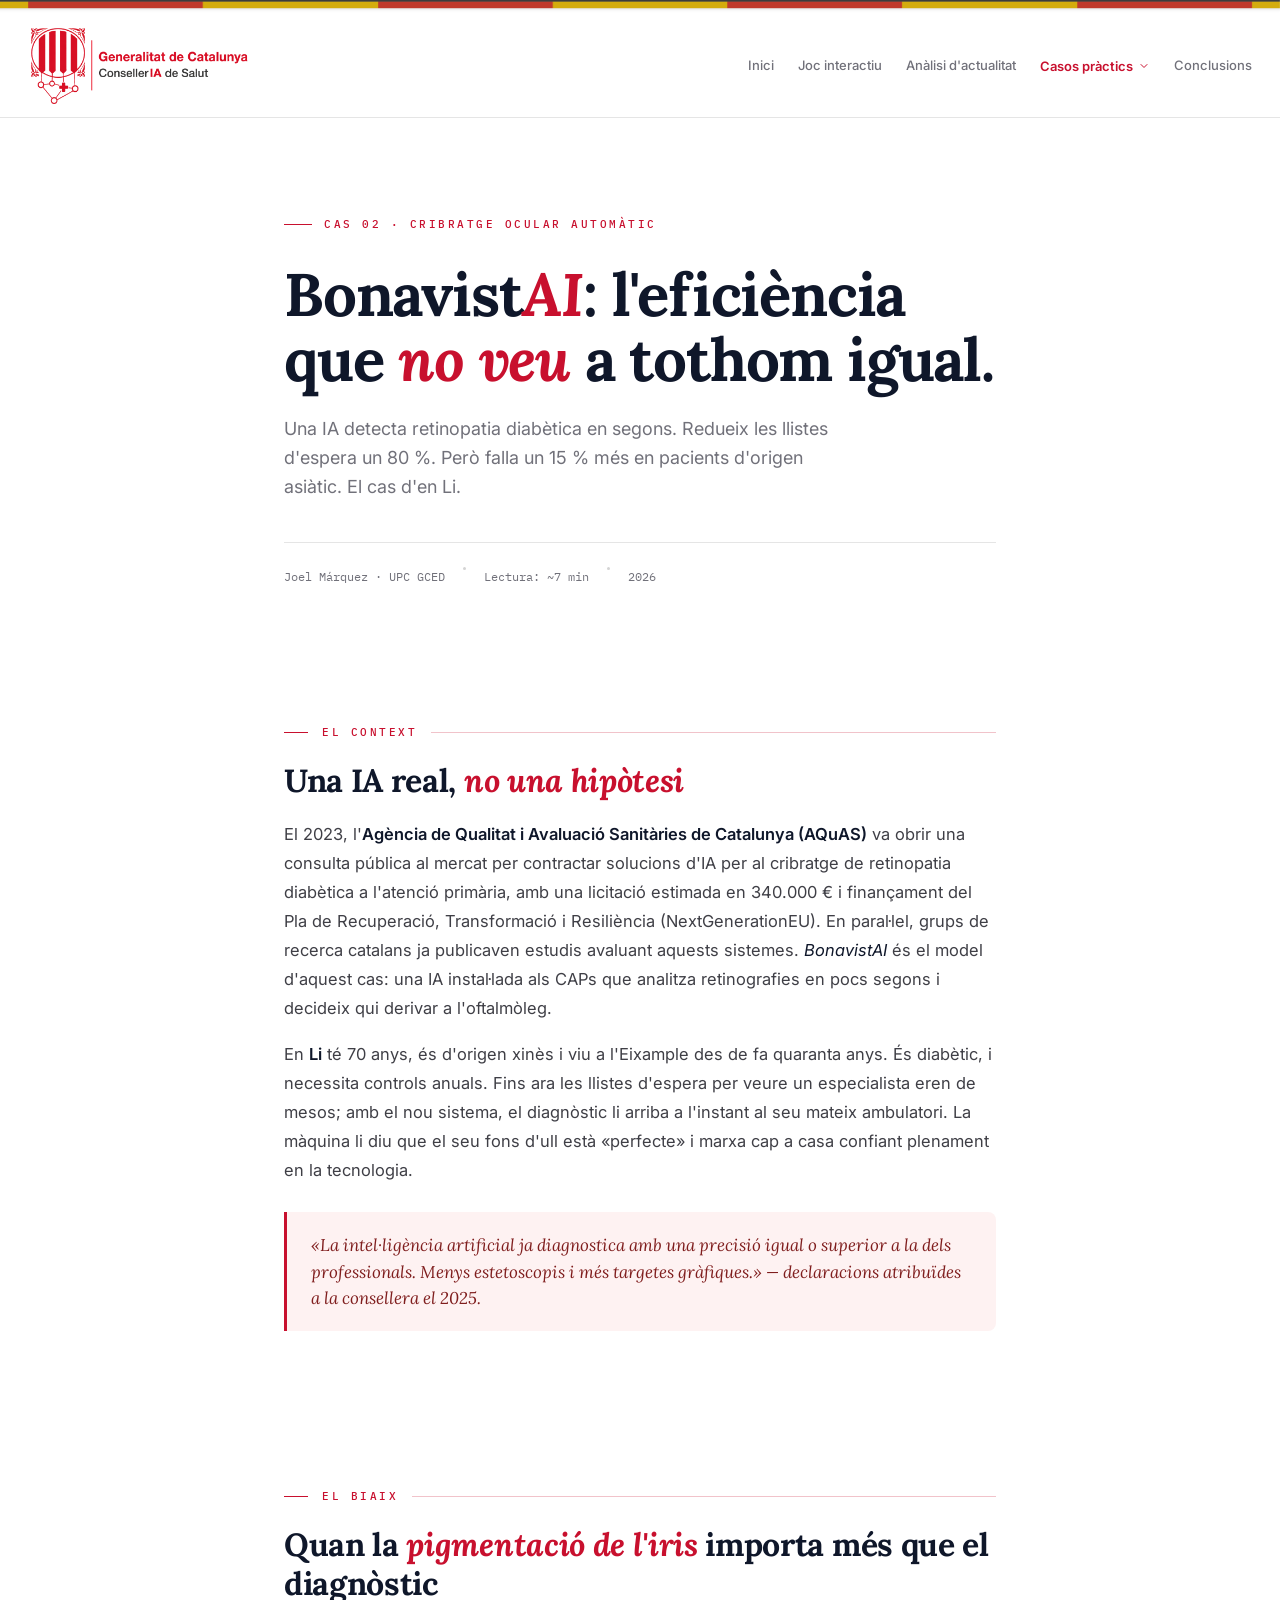
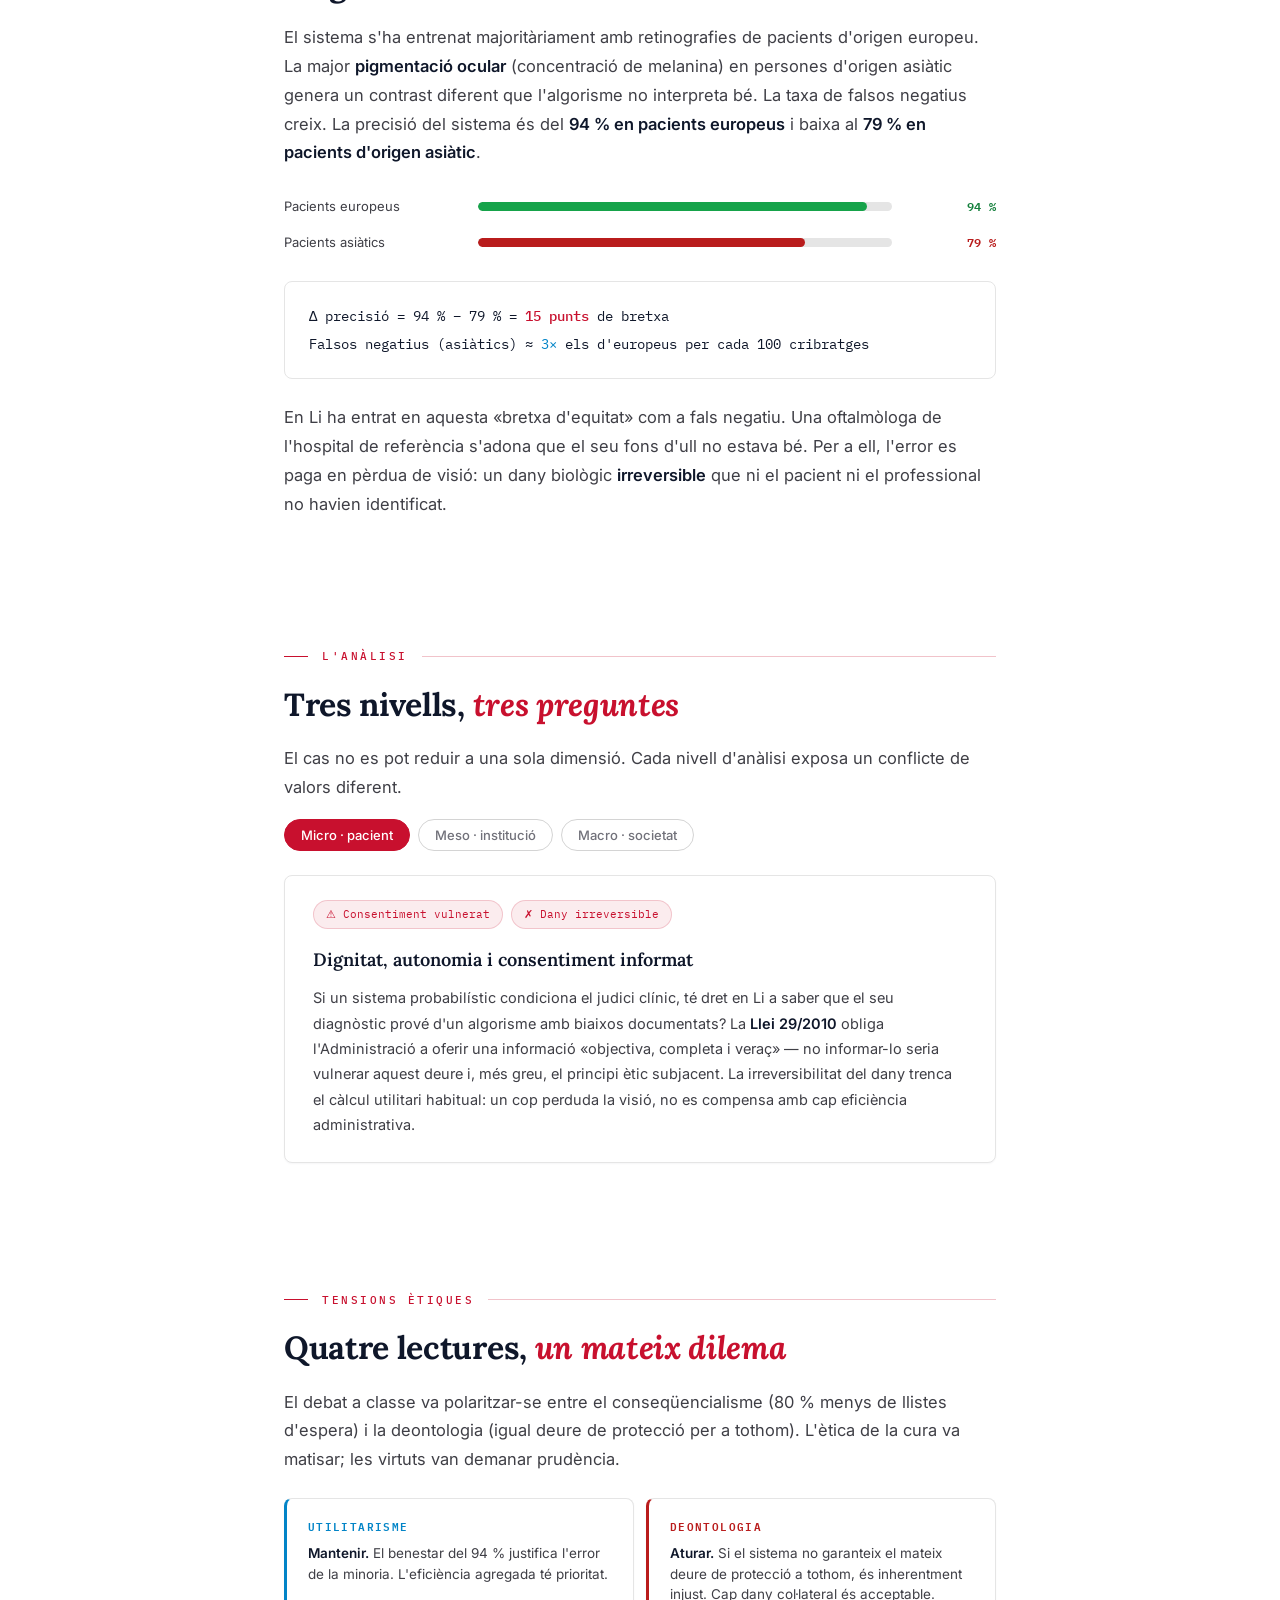
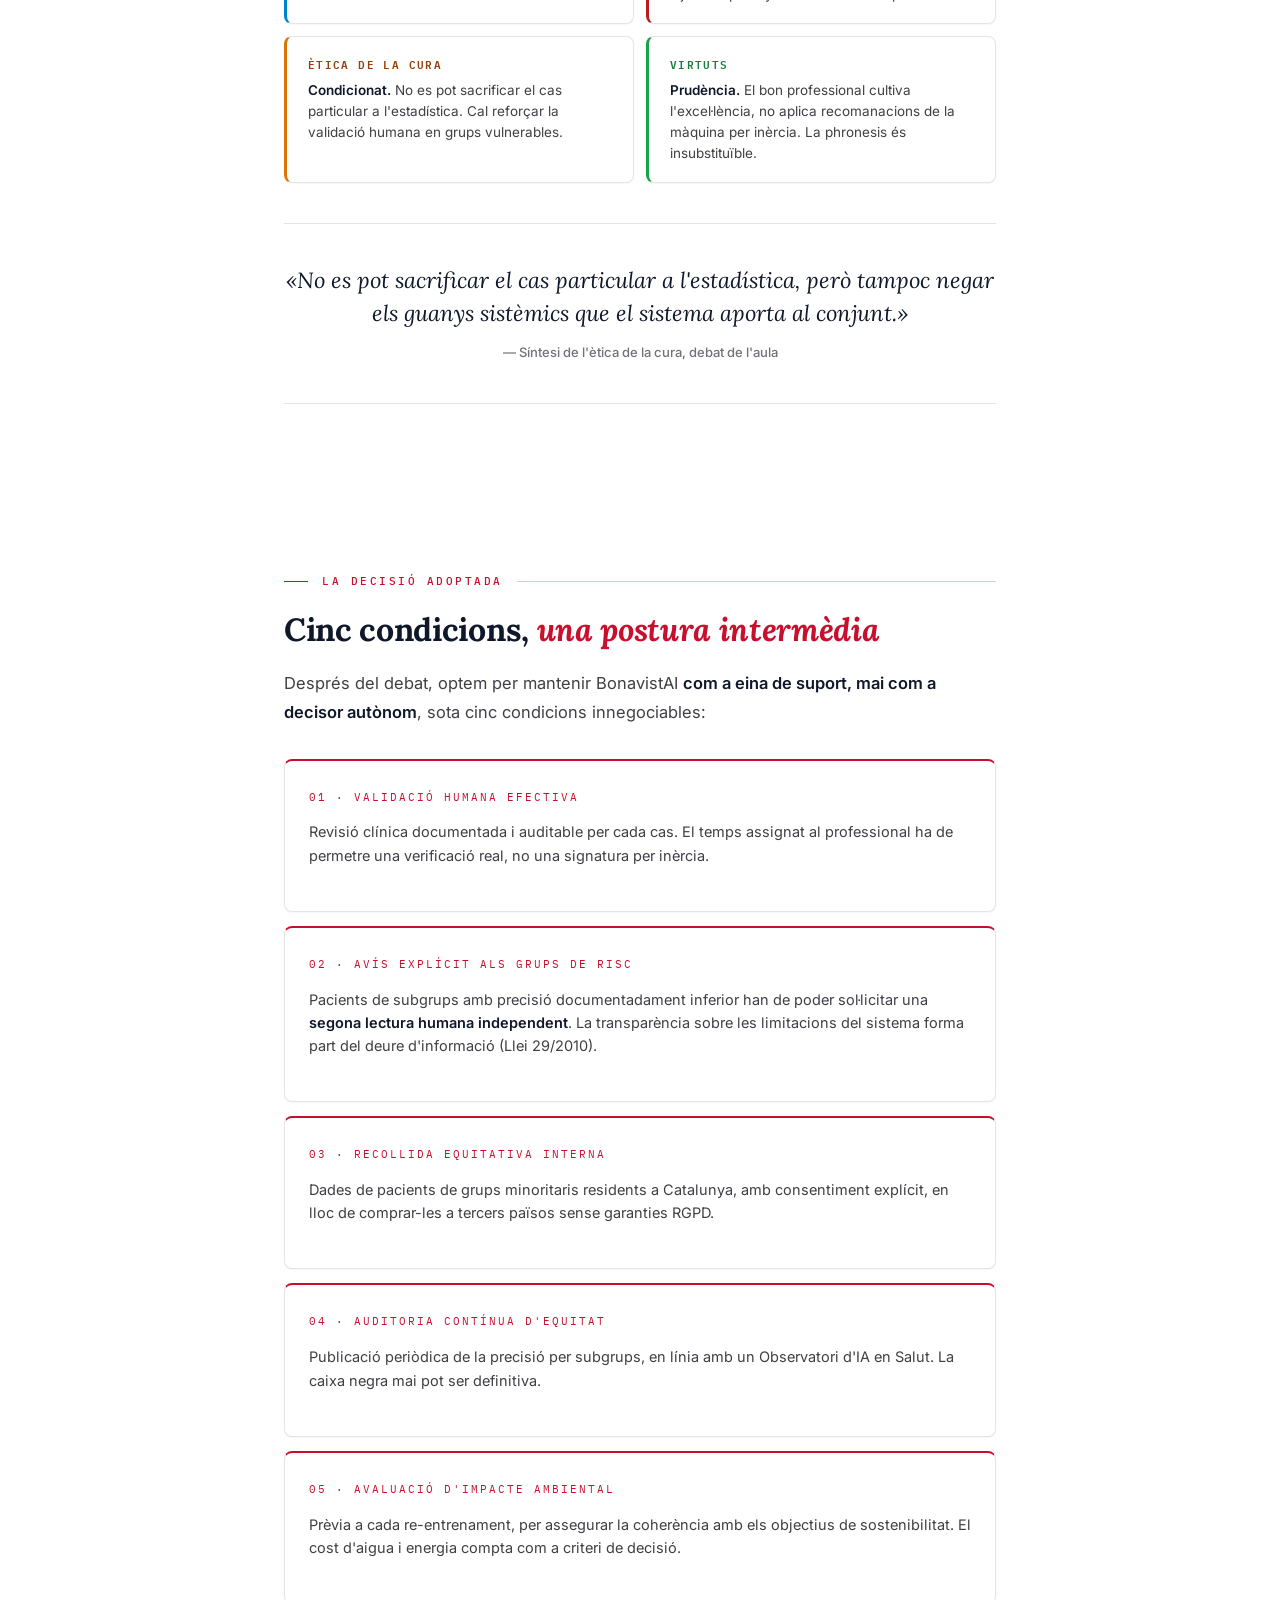
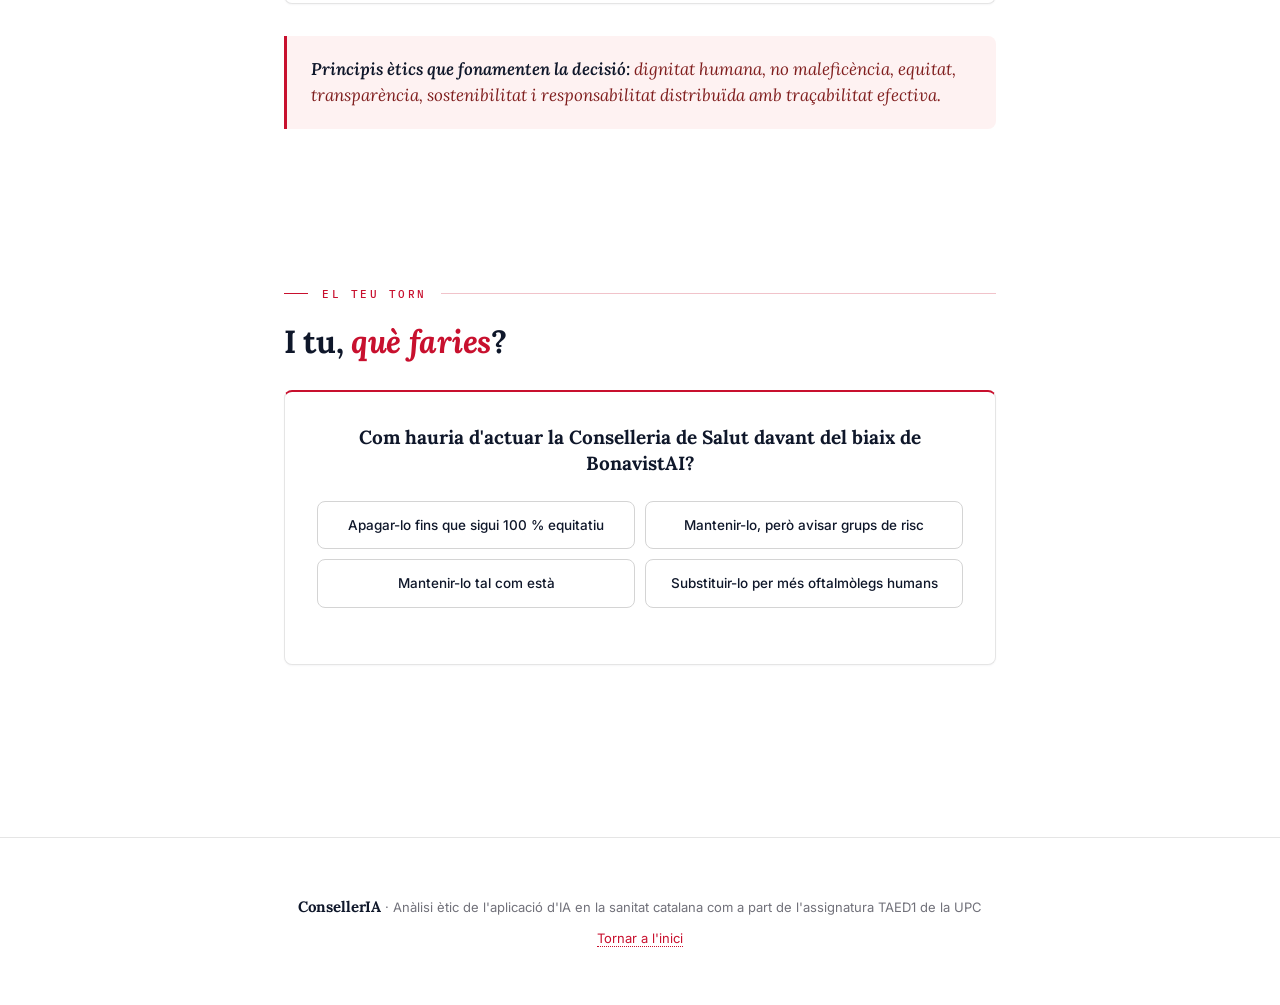
<file: bonavistai.html>
<!DOCTYPE html>
<html lang="ca">

<head>
  <meta charset="UTF-8">
  <meta name="viewport" content="width=device-width, initial-scale=1.0">
  <title>BonavistAI — ConsellerIA</title>
  <meta name="description"
    content="L'eficiència de la IA i el dret a un diagnòstic just: anàlisi del biaix algorítmic en el cribratge de retinopatia diabètica.">
  <link rel="icon" type="image/png" href="assets/img/conselleria-logo.png">
  <link rel="stylesheet" href="assets/shared.css">
</head>

<body>

  <div class="senyera-bar" aria-hidden="true"></div>

  <nav>
    <a class="nav-logo" href="index.html" aria-label="ConsellerIA de Salut">
      <img src="assets/img/conselleria-logo.png" alt="ConsellerIA de Salut · Generalitat de Catalunya">
    </a>
    <div class="nav-links">
      <a href="index.html">Inici</a>
      <a href="joc-resultats.html">Joc interactiu</a>
      <a href="actualitat.html">Anàlisi d'actualitat</a>
      <div class="nav-dropdown">
        <button type="button" class="nav-dropdown-toggle" aria-haspopup="true" aria-expanded="false">
          Casos pràctics
          <svg class="nav-chevron" viewBox="0 0 24 24" width="12" height="12" fill="none" stroke="currentColor"
            stroke-width="2" stroke-linecap="round" stroke-linejoin="round" aria-hidden="true">
            <path d="M6 9l6 6 6-6" />
          </svg>
        </button>
        <div class="nav-dropdown-menu" role="menu">
          <a href="prioritzaria.html" role="menuitem">PrioritzarIA</a>
          <a href="bonavistai.html" role="menuitem">BonavistAI</a>
          <a href="psico-xat.html" role="menuitem">Psico-Xat</a>
        </div>
      </div>
      <a href="conclusions.html">Conclusions</a>
    </div>
  </nav>

  <header class="hero">
    <div class="hero-eyebrow">Cas 02 · Cribratge ocular automàtic</div>
    <h1>Bonavist<em>AI</em>: l'eficiència que <em>no veu</em> a tothom igual.</h1>
    <p class="hero-sub">Una IA detecta retinopatia diabètica en segons. Redueix les llistes d'espera un 80 %. Però falla
      un 15 % més en pacients d'origen asiàtic. El cas d'en Li.</p>
    <div class="hero-meta">
      <span>Joel Márquez · UPC GCED</span>
      <span class="dot"></span>
      <span>Lectura: ~7 min</span>
      <span class="dot"></span>
      <span>2026</span>
    </div>
  </header>

  <main class="container">

    <section id="context" class="reveal">
      <div class="section-label">El context</div>
      <h2>Una IA real, <em>no una hipòtesi</em></h2>
      <p>El 2023, l'<strong>Agència de Qualitat i Avaluació Sanitàries de Catalunya (AQuAS)</strong> va obrir una
        consulta pública al mercat per contractar solucions d'IA per al cribratge de retinopatia diabètica a l'atenció
        primària, amb una licitació estimada en 340.000 € i finançament del Pla de Recuperació, Transformació i
        Resiliència (NextGenerationEU). En paral·lel, grups de recerca catalans ja publicaven estudis avaluant aquests
        sistemes. <em>BonavistAI</em> és el model d'aquest cas: una IA instal·lada als CAPs que analitza retinografies
        en pocs segons i decideix qui derivar a l'oftalmòleg.</p>
      <p>En <strong>Li</strong> té 70 anys, és d'origen xinès i viu a l'Eixample des de fa quaranta anys. És diabètic, i
        necessita controls anuals. Fins ara les llistes d'espera per veure un especialista eren de mesos; amb el nou
        sistema, el diagnòstic li arriba a l'instant al seu mateix ambulatori. La màquina li diu que el seu fons d'ull
        està «perfecte» i marxa cap a casa confiant plenament en la tecnologia.</p>
      <div class="callout">
        <p>«La intel·ligència artificial ja diagnostica amb una precisió igual o superior a la dels professionals.
          Menys estetoscopis i més targetes gràfiques.» — declaracions atribuïdes a la consellera el 2025.</p>
      </div>
    </section>

    <section id="biaix" class="reveal">
      <div class="section-label">El biaix</div>
      <h2>Quan la <em>pigmentació de l'iris</em> importa més que el diagnòstic</h2>
      <p>El sistema s'ha entrenat majoritàriament amb retinografies de pacients d'origen europeu. La major
        <strong>pigmentació ocular</strong> (concentració de melanina) en persones d'origen asiàtic genera un contrast
        diferent que l'algorisme no interpreta bé. La taxa de falsos negatius creix. La precisió del sistema és del
        <strong>94 % en pacients europeus</strong> i baixa al <strong>79 % en pacients d'origen asiàtic</strong>.</p>

      <div style="margin:1.75rem 0">
        <div class="bias-row"><span class="bias-lbl">Pacients europeus</span>
          <div class="bias-track">
            <div class="bias-fill" style="width:94%;background:#16a34a"></div>
          </div><span class="bias-tag" style="color:#15803d">94 %</span>
        </div>
        <div class="bias-row"><span class="bias-lbl">Pacients asiàtics</span>
          <div class="bias-track">
            <div class="bias-fill" style="width:79%;background:#b91c1c"></div>
          </div><span class="bias-tag" style="color:#b91c1c">79 %</span>
        </div>
      </div>

      <div class="formula">
        Δ precisió = 94 % − 79 % = <span class="hl">15 punts</span> de bretxa<br>
        Falsos negatius (asiàtics) ≈ <span class="hl2">3×</span> els d'europeus per cada 100 cribratges
      </div>

      <p>En Li ha entrat en aquesta «bretxa d'equitat» com a fals negatiu. Una oftalmòloga de l'hospital de referència
        s'adona que el seu fons d'ull no estava bé. Per a ell, l'error es paga en pèrdua de visió: un dany biològic
        <strong>irreversible</strong> que ni el pacient ni el professional no havien identificat.</p>
    </section>

    <section id="nivells" class="reveal">
      <div class="section-label">L'anàlisi</div>
      <h2>Tres nivells, <em>tres preguntes</em></h2>
      <p>El cas no es pot reduir a una sola dimensió. Cada nivell d'anàlisi exposa un conflicte de valors diferent.</p>

      <div class="tab-row">
        <button class="tab-btn active" onclick="showLevel('micro',this)">Micro · pacient</button>
        <button class="tab-btn" onclick="showLevel('meso',this)">Meso · institució</button>
        <button class="tab-btn" onclick="showLevel('macro',this)">Macro · societat</button>
      </div>

      <div class="ethics-panel active" id="lvl-micro">
        <div class="verdict-row">
          <span class="chip chip-out">⚠ Consentiment vulnerat</span>
          <span class="chip chip-out">✗ Dany irreversible</span>
        </div>
        <h3>Dignitat, autonomia i consentiment informat</h3>
        <p>Si un sistema probabilístic condiciona el judici clínic, té dret en Li a saber que el seu diagnòstic prové
          d'un algorisme amb biaixos documentats? La <strong>Llei 29/2010</strong> obliga l'Administració a oferir una
          informació «objectiva, completa i veraç» — no informar-lo seria vulnerar aquest deure i, més greu, el
          principi ètic subjacent. La irreversibilitat del dany trenca el càlcul utilitari habitual: un cop perduda la
          visió, no es compensa amb cap eficiència administrativa.</p>
      </div>

      <div class="ethics-panel" id="lvl-meso">
        <div class="verdict-row">
          <span class="chip chip-mb">⚠ Biaix d'automatització</span>
          <span class="chip chip-mb">⚠ Negligència institucional</span>
        </div>
        <h3>Biaix d'automatització i el problema de les moltes mans</h3>
        <p>El metge del CAP valida desenes de casos per hora. Si la màquina marca en Li com a «sa», la supervisió humana
          es torna formal. És el <em>biaix d'automatització</em>. La cadena de responsabilitat queda diluïda:
          l'administració ha contractat un sistema amb dades poc diverses, els enginyers no han garantit
          representativitat, i el metge valida per inèrcia. <strong>Dennis Thompson</strong> ho va anomenar el
          <em>problema de les moltes mans</em>; <strong>Mark Coeckelbergh</strong> ho ha traslladat als sistemes d'IA
          actuals. La Llei 29/2010 situa la responsabilitat en l'òrgan que contracta, així que un error sistemàtic per
          biaix és <strong>negligència institucional</strong>.</p>
      </div>

      <div class="ethics-panel" id="lvl-macro">
        <div class="verdict-row">
          <span class="chip chip-out">✗ Dades de la Xina = il·legal</span>
          <span class="chip chip-mb">⚠ Petjada hídrica</span>
        </div>
        <h3>Sobirania tecnològica, RGPD i petjada ambiental</h3>
        <p>Comprar dades clíniques d'hospitals xinesos per re-entrenar el model és la solució aparentment fàcil. Però
          xoca amb el <strong>RGPD</strong> (articles 45-46): la Xina no té decisió d'adequació, i les dades de salut
          són categoria especial (art. 9). Comprar-les sense un marc contractual equivalent al RGPD és, amb molta
          probabilitat, <strong>contrari al dret europeu</strong>. A més, cada cicle de re-entrenament té un cost
          energètic i hídric: l'Annex del paper estima fins a 10⁴ litres d'aigua per cicle. La via raonable és la
          <strong>recollida equitativa interna</strong> de dades a Catalunya.</p>
      </div>
    </section>

    <section id="tensions" class="reveal">
      <div class="section-label">Tensions ètiques</div>
      <h2>Quatre lectures, <em>un mateix dilema</em></h2>
      <p>El debat a classe va polaritzar-se entre el conseqüencialisme (80 % menys de llistes d'espera) i la
        deontologia (igual deure de protecció per a tothom). L'ètica de la cura va matisar; les virtuts van demanar
        prudència.</p>

      <div class="resp-grid">
        <div class="resp-card" style="border-left-color:#0284c7">
          <div class="resp-label" style="color:#0284c7">Utilitarisme</div>
          <p><strong>Mantenir.</strong> El benestar del 94 % justifica l'error de la minoria. L'eficiència agregada
            té prioritat.</p>
        </div>
        <div class="resp-card" style="border-left-color:#b91c1c">
          <div class="resp-label" style="color:#b91c1c">Deontologia</div>
          <p><strong>Aturar.</strong> Si el sistema no garanteix el mateix deure de protecció a tothom, és inherentment
            injust. Cap dany col·lateral és acceptable.</p>
        </div>
        <div class="resp-card" style="border-left-color:#d97706">
          <div class="resp-label" style="color:#92400e">Ètica de la cura</div>
          <p><strong>Condicionat.</strong> No es pot sacrificar el cas particular a l'estadística. Cal reforçar la
            validació humana en grups vulnerables.</p>
        </div>
        <div class="resp-card" style="border-left-color:#16a34a">
          <div class="resp-label" style="color:#15803d">Virtuts</div>
          <p><strong>Prudència.</strong> El bon professional cultiva l'excel·lència, no aplica recomanacions de la
            màquina per inèrcia. La phronesis és insubstituïble.</p>
        </div>
      </div>

      <blockquote class="quote">
        «No es pot sacrificar el cas particular a l'estadística, però tampoc negar els guanys sistèmics que el sistema
        aporta al conjunt.»
        <cite>— Síntesi de l'ètica de la cura, debat de l'aula</cite>
      </blockquote>
    </section>

    <section id="decisio" class="reveal">
      <div class="section-label">La decisió adoptada</div>
      <h2>Cinc condicions, <em>una postura intermèdia</em></h2>
      <p>Després del debat, optem per mantenir BonavistAI <strong>com a eina de suport, mai com a decisor autònom</strong>,
        sota cinc condicions innegociables:</p>

      <div class="card-grid" style="grid-template-columns: 1fr; gap: 14px">
        <div class="card-link" style="cursor:default">
          <span class="card-tag">01 · Validació humana efectiva</span>
          <p>Revisió clínica documentada i auditable per cada cas. El temps assignat al professional ha de permetre una
            verificació real, no una signatura per inèrcia.</p>
        </div>
        <div class="card-link" style="cursor:default">
          <span class="card-tag">02 · Avís explícit als grups de risc</span>
          <p>Pacients de subgrups amb precisió documentadament inferior han de poder sol·licitar una <strong>segona
              lectura humana independent</strong>. La transparència sobre les limitacions del sistema forma part del
            deure d'informació (Llei 29/2010).</p>
        </div>
        <div class="card-link" style="cursor:default">
          <span class="card-tag">03 · Recollida equitativa interna</span>
          <p>Dades de pacients de grups minoritaris residents a Catalunya, amb consentiment explícit, en lloc de
            comprar-les a tercers països sense garanties RGPD.</p>
        </div>
        <div class="card-link" style="cursor:default">
          <span class="card-tag">04 · Auditoria contínua d'equitat</span>
          <p>Publicació periòdica de la precisió per subgrups, en línia amb un Observatori d'IA en Salut. La caixa
            negra mai pot ser definitiva.</p>
        </div>
        <div class="card-link" style="cursor:default">
          <span class="card-tag">05 · Avaluació d'impacte ambiental</span>
          <p>Prèvia a cada re-entrenament, per assegurar la coherència amb els objectius de sostenibilitat. El cost
            d'aigua i energia compta com a criteri de decisió.</p>
        </div>
      </div>

      <div class="callout" style="margin-top:1.5rem">
        <p><strong>Principis ètics que fonamenten la decisió:</strong> dignitat humana, no maleficència, equitat,
          transparència, sostenibilitat i responsabilitat distribuïda amb traçabilitat efectiva.</p>
      </div>
    </section>

    <section id="tu" class="reveal">
      <div class="section-label">El teu torn</div>
      <h2>I tu, <em>què faries</em>?</h2>
      <div class="vote-section">
        <div class="vote-title">Com hauria d'actuar la Conselleria de Salut davant del biaix de BonavistAI?</div>
        <div class="vote-grid">
          <button class="vote-btn" onclick="castVoteB('apagar',this)">Apagar-lo fins que sigui 100 % equitatiu</button>
          <button class="vote-btn" onclick="castVoteB('avisar',this)">Mantenir-lo, però avisar grups de risc</button>
          <button class="vote-btn" onclick="castVoteB('mantenir',this)">Mantenir-lo tal com està</button>
          <button class="vote-btn" onclick="castVoteB('humans',this)">Substituir-lo per més oftalmòlegs humans</button>
        </div>
        <div class="vote-results" id="vResultsB">
          <div
            style="font-family:var(--font-mono);font-size:11px;letter-spacing:1.4px;text-transform:uppercase;color:var(--muted);margin-bottom:14px;text-align:left">
            Resultats acumulats (simulació de l'aula · 28 respostes inicials)</div>
          <div class="vbar-row"><span class="vbar-label">Apagar</span>
            <div class="vbar-track">
              <div class="vbar-fill" id="vbB1" style="background:#b91c1c"></div>
            </div><span class="vbar-pct" id="vpB1"></span>
          </div>
          <div class="vbar-row"><span class="vbar-label">Avisar</span>
            <div class="vbar-track">
              <div class="vbar-fill" id="vbB2" style="background:#16a34a"></div>
            </div><span class="vbar-pct" id="vpB2"></span>
          </div>
          <div class="vbar-row"><span class="vbar-label">Mantenir</span>
            <div class="vbar-track">
              <div class="vbar-fill" id="vbB3" style="background:#d97706"></div>
            </div><span class="vbar-pct" id="vpB3"></span>
          </div>
          <div class="vbar-row"><span class="vbar-label">Humans</span>
            <div class="vbar-track">
              <div class="vbar-fill" id="vbB4" style="background:#0284c7"></div>
            </div><span class="vbar-pct" id="vpB4"></span>
          </div>
        </div>
      </div>
    </section>

  </main>

  <footer>
    <strong>ConsellerIA</strong> · Anàlisi ètic de l'aplicació d'IA en la sanitat catalana com a part de l'assignatura TAED1 de la UPC<br>
    <span style="margin-top:8px;display:block"><a href="index.html">Tornar a l'inici</a></span>
  </footer>

  <script src="assets/shared.js"></script>
  <script src="assets/bonavistai.js"></script>
</body>

</html>
</file>
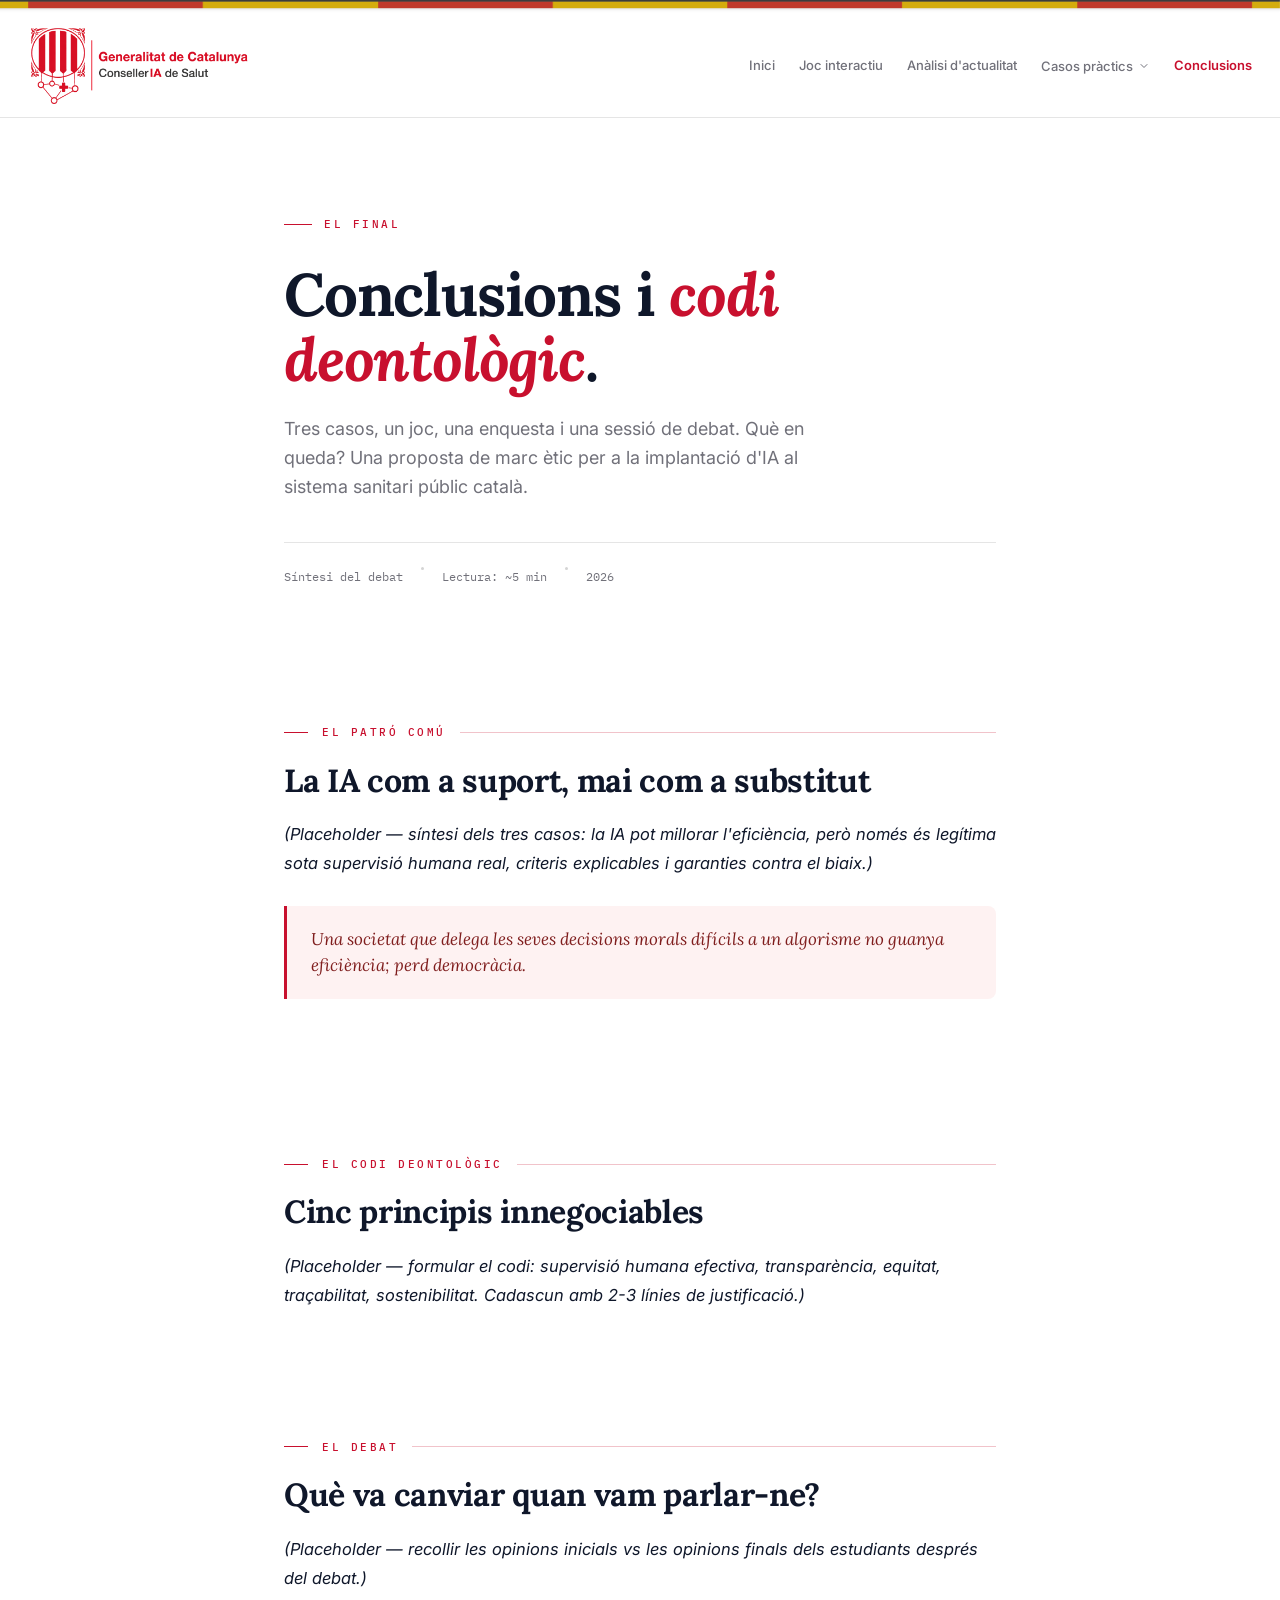
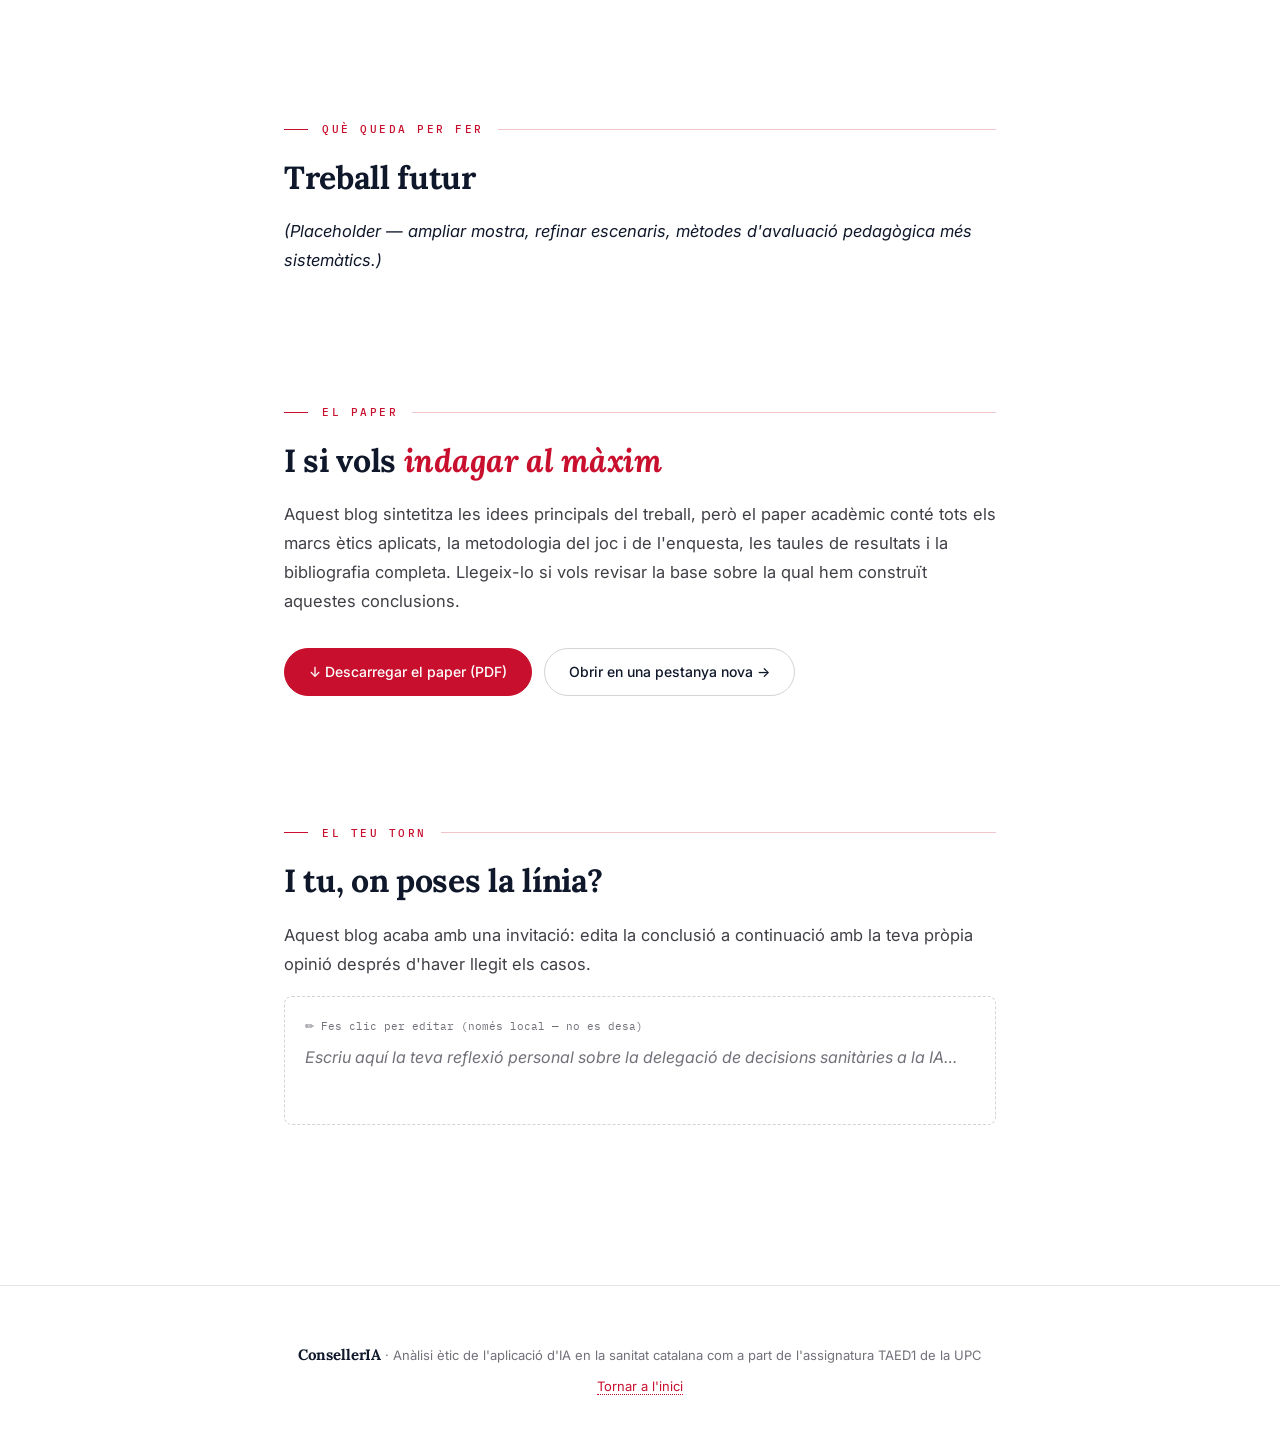
<file: conclusions.html>
<!DOCTYPE html>
<html lang="ca">
<head>
<meta charset="UTF-8">
<meta name="viewport" content="width=device-width, initial-scale=1.0">
<title>Conclusions — ConsellerIA</title>
<meta name="description" content="Conclusions del debat: codi deontològic proposat per a la implantació d'IA a la sanitat catalana.">
<link rel="icon" type="image/png" href="assets/img/conselleria-logo.png">
<link rel="stylesheet" href="assets/shared.css">
</head>
<body>

  <div class="senyera-bar" aria-hidden="true"></div>

  <nav>
    <a class="nav-logo" href="index.html" aria-label="ConsellerIA de Salut">
      <img src="assets/img/conselleria-logo.png" alt="ConsellerIA de Salut · Generalitat de Catalunya">
    </a>
    <div class="nav-links">
      <a href="index.html">Inici</a>
      <a href="joc-resultats.html">Joc interactiu</a>
      <a href="actualitat.html">Anàlisi d'actualitat</a>
      <div class="nav-dropdown">
        <button type="button" class="nav-dropdown-toggle" aria-haspopup="true" aria-expanded="false">
          Casos pràctics
          <svg class="nav-chevron" viewBox="0 0 24 24" width="12" height="12" fill="none" stroke="currentColor"
            stroke-width="2" stroke-linecap="round" stroke-linejoin="round" aria-hidden="true">
            <path d="M6 9l6 6 6-6" />
          </svg>
        </button>
        <div class="nav-dropdown-menu" role="menu">
          <a href="prioritzaria.html" role="menuitem">PrioritzarIA</a>
          <a href="bonavistai.html" role="menuitem">BonavistAI</a>
          <a href="psico-xat.html" role="menuitem">Psico-Xat</a>
        </div>
      </div>
      <a href="conclusions.html">Conclusions</a>
    </div>
  </nav>

<header class="hero">
  <div class="hero-eyebrow">El final</div>
  <h1>Conclusions i <em>codi deontològic</em>.</h1>
  <p class="hero-sub">Tres casos, un joc, una enquesta i una sessió de debat. Què en queda? Una proposta de marc ètic per a la implantació d'IA al sistema sanitari públic català.</p>
  <div class="hero-meta">
    <span>Síntesi del debat</span>
    <span class="dot"></span>
    <span>Lectura: ~5 min</span>
    <span class="dot"></span>
    <span>2026</span>
  </div>
</header>

<main class="container">


  <section class="reveal">
    <div class="section-label">El patró comú</div>
    <h2>La IA com a suport, mai com a substitut</h2>
    <p><em>(Placeholder — síntesi dels tres casos: la IA pot millorar l'eficiència, però només és legítima sota supervisió humana real, criteris explicables i garanties contra el biaix.)</em></p>
    <div class="callout">
      <p>Una societat que delega les seves decisions morals difícils a un algorisme no guanya eficiència; perd democràcia.</p>
    </div>
  </section>

  <section class="reveal">
    <div class="section-label">El codi deontològic</div>
    <h2>Cinc principis innegociables</h2>
    <p><em>(Placeholder — formular el codi: supervisió humana efectiva, transparència, equitat, traçabilitat, sostenibilitat. Cadascun amb 2-3 línies de justificació.)</em></p>
  </section>

  <section class="reveal">
    <div class="section-label">El debat</div>
    <h2>Què va canviar quan vam parlar-ne?</h2>
    <p><em>(Placeholder — recollir les opinions inicials vs les opinions finals dels estudiants després del debat.)</em></p>
  </section>

  <section class="reveal">
    <div class="section-label">Què queda per fer</div>
    <h2>Treball futur</h2>
    <p><em>(Placeholder — ampliar mostra, refinar escenaris, mètodes d'avaluació pedagògica més sistemàtics.)</em></p>
  </section>

  <section class="reveal">
    <div class="section-label">El paper</div>
    <h2>I si vols <em>indagar al màxim</em></h2>
    <p>Aquest blog sintetitza les idees principals del treball, però el paper acadèmic conté tots els marcs ètics aplicats, la metodologia del joc i de l'enquesta, les taules de resultats i la bibliografia completa. Llegeix-lo si vols revisar la base sobre la qual hem construït aquestes conclusions.</p>
    <div class="cta-row">
      <a class="cta-btn primary" href="assets/paper.pdf" download>↓ Descarregar el paper (PDF)</a>
      <a class="cta-btn" href="assets/paper.pdf" target="_blank" rel="noopener">Obrir en una pestanya nova →</a>
    </div>
  </section>

  <section class="reveal">
    <div class="section-label">El teu torn</div>
    <h2>I tu, on poses la línia?</h2>
    <p>Aquest blog acaba amb una invitació: edita la conclusió a continuació amb la teva pròpia opinió després d'haver llegit els casos.</p>
    <div class="edit-zone">
      <div class="edit-hint">✏ Fes clic per editar (només local — no es desa)</div>
      <div contenteditable="true" data-placeholder="Escriu aquí la teva reflexió personal sobre la delegació de decisions sanitàries a la IA…"></div>
    </div>
  </section>

</main>

<footer>
  <strong>ConsellerIA</strong> · Anàlisi ètic de l'aplicació d'IA en la sanitat catalana com a part de l'assignatura TAED1 de la UPC<br>
  <span style="margin-top:8px;display:block"><a href="index.html">Tornar a l'inici</a></span>
</footer>

<script src="assets/shared.js"></script>
</body>
</html>
</file>
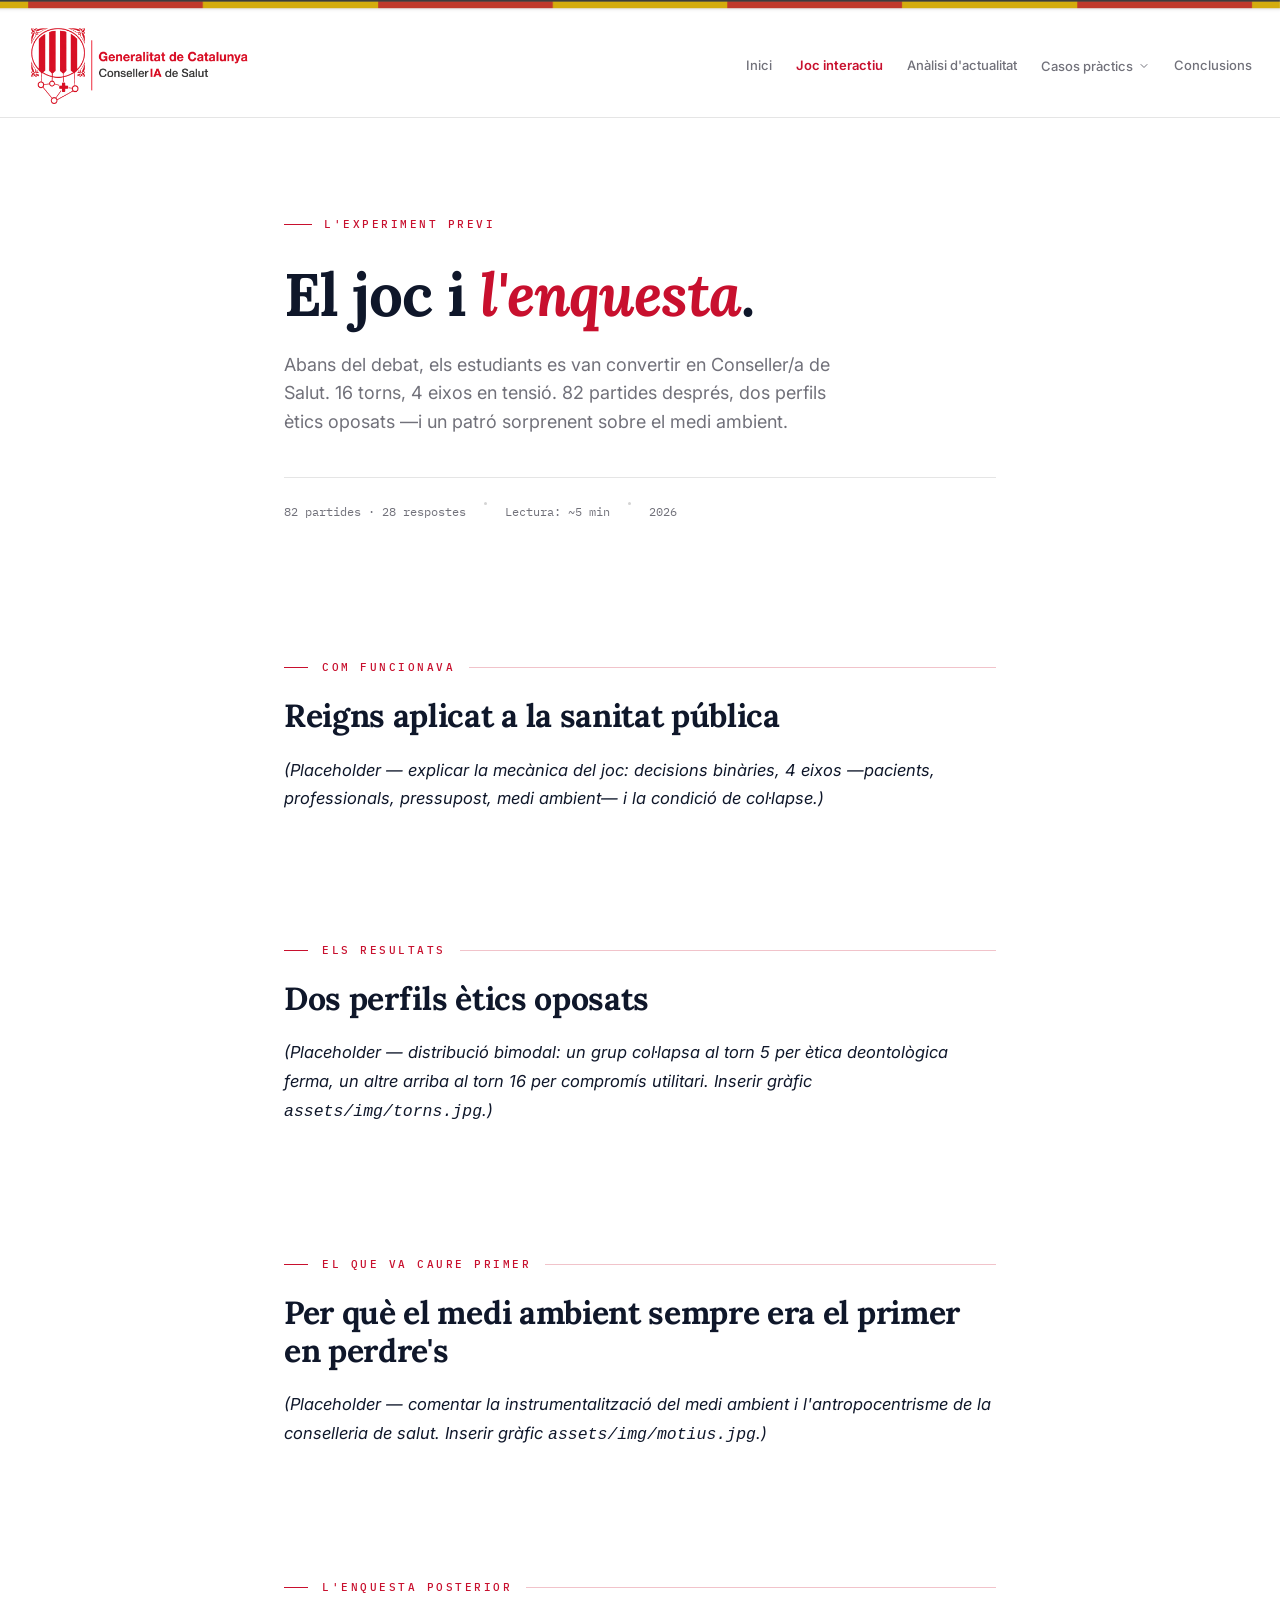
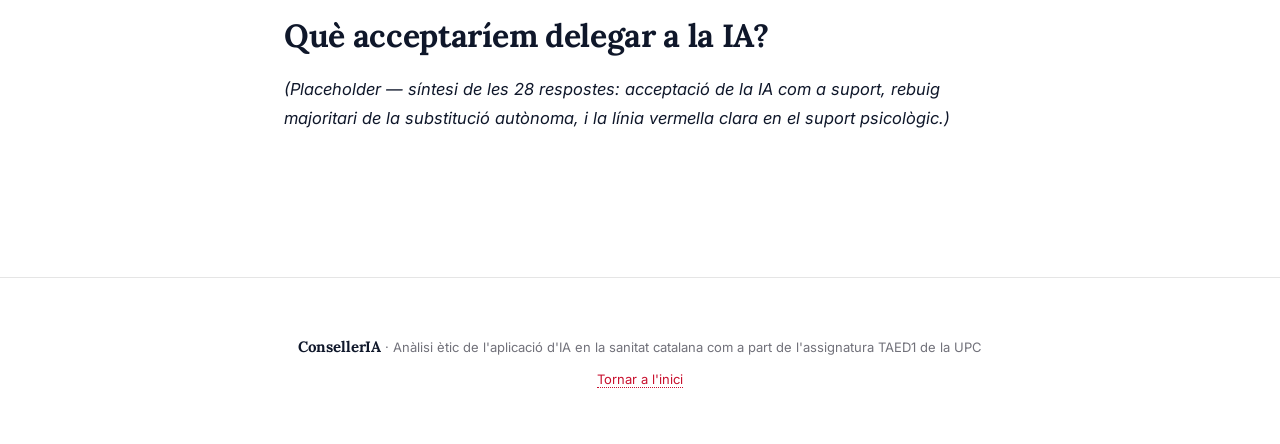
<file: joc-resultats.html>
<!DOCTYPE html>
<html lang="ca">
<head>
<meta charset="UTF-8">
<meta name="viewport" content="width=device-width, initial-scale=1.0">
<title>El joc i l'enquesta — ConsellerIA</title>
<meta name="description" content="Resultats del joc tipus Reigns i de l'enquesta prèvia al debat: 82 partides, 28 respostes, dos perfils ètics oposats.">
<link rel="icon" type="image/png" href="assets/img/conselleria-logo.png">
<link rel="stylesheet" href="assets/shared.css">
</head>
<body>

  <div class="senyera-bar" aria-hidden="true"></div>

  <nav>
    <a class="nav-logo" href="index.html" aria-label="ConsellerIA de Salut">
      <img src="assets/img/conselleria-logo.png" alt="ConsellerIA de Salut · Generalitat de Catalunya">
    </a>
    <div class="nav-links">
      <a href="index.html">Inici</a>
      <a href="joc-resultats.html">Joc interactiu</a>
      <a href="actualitat.html">Anàlisi d'actualitat</a>
      <div class="nav-dropdown">
        <button type="button" class="nav-dropdown-toggle" aria-haspopup="true" aria-expanded="false">
          Casos pràctics
          <svg class="nav-chevron" viewBox="0 0 24 24" width="12" height="12" fill="none" stroke="currentColor"
            stroke-width="2" stroke-linecap="round" stroke-linejoin="round" aria-hidden="true">
            <path d="M6 9l6 6 6-6" />
          </svg>
        </button>
        <div class="nav-dropdown-menu" role="menu">
          <a href="prioritzaria.html" role="menuitem">PrioritzarIA</a>
          <a href="bonavistai.html" role="menuitem">BonavistAI</a>
          <a href="psico-xat.html" role="menuitem">Psico-Xat</a>
        </div>
      </div>
      <a href="conclusions.html">Conclusions</a>
    </div>
  </nav>

<header class="hero">
  <div class="hero-eyebrow">L'experiment previ</div>
  <h1>El joc i <em>l'enquesta</em>.</h1>
  <p class="hero-sub">Abans del debat, els estudiants es van convertir en Conseller/a de Salut. 16 torns, 4 eixos en tensió. 82 partides després, dos perfils ètics oposats —i un patró sorprenent sobre el medi ambient.</p>
  <div class="hero-meta">
    <span>82 partides · 28 respostes</span>
    <span class="dot"></span>
    <span>Lectura: ~5 min</span>
    <span class="dot"></span>
    <span>2026</span>
  </div>
</header>

<main class="container">


  <section class="reveal">
    <div class="section-label">Com funcionava</div>
    <h2>Reigns aplicat a la sanitat pública</h2>
    <p><em>(Placeholder — explicar la mecànica del joc: decisions binàries, 4 eixos —pacients, professionals, pressupost, medi ambient— i la condició de col·lapse.)</em></p>
  </section>

  <section class="reveal">
    <div class="section-label">Els resultats</div>
    <h2>Dos perfils ètics oposats</h2>
    <p><em>(Placeholder — distribució bimodal: un grup col·lapsa al torn 5 per ètica deontològica ferma, un altre arriba al torn 16 per compromís utilitari. Inserir gràfic <code>assets/img/torns.jpg</code>.)</em></p>
  </section>

  <section class="reveal">
    <div class="section-label">El que va caure primer</div>
    <h2>Per què el medi ambient sempre era el primer en perdre's</h2>
    <p><em>(Placeholder — comentar la instrumentalització del medi ambient i l'antropocentrisme de la conselleria de salut. Inserir gràfic <code>assets/img/motius.jpg</code>.)</em></p>
  </section>

  <section class="reveal">
    <div class="section-label">L'enquesta posterior</div>
    <h2>Què acceptaríem delegar a la IA?</h2>
    <p><em>(Placeholder — síntesi de les 28 respostes: acceptació de la IA com a suport, rebuig majoritari de la substitució autònoma, i la línia vermella clara en el suport psicològic.)</em></p>
  </section>

</main>

<footer>
  <strong>ConsellerIA</strong> · Anàlisi ètic de l'aplicació d'IA en la sanitat catalana com a part de l'assignatura TAED1 de la UPC<br>
  <span style="margin-top:8px;display:block"><a href="index.html">Tornar a l'inici</a></span>
</footer>

<script src="assets/shared.js"></script>
</body>
</html>
</file>
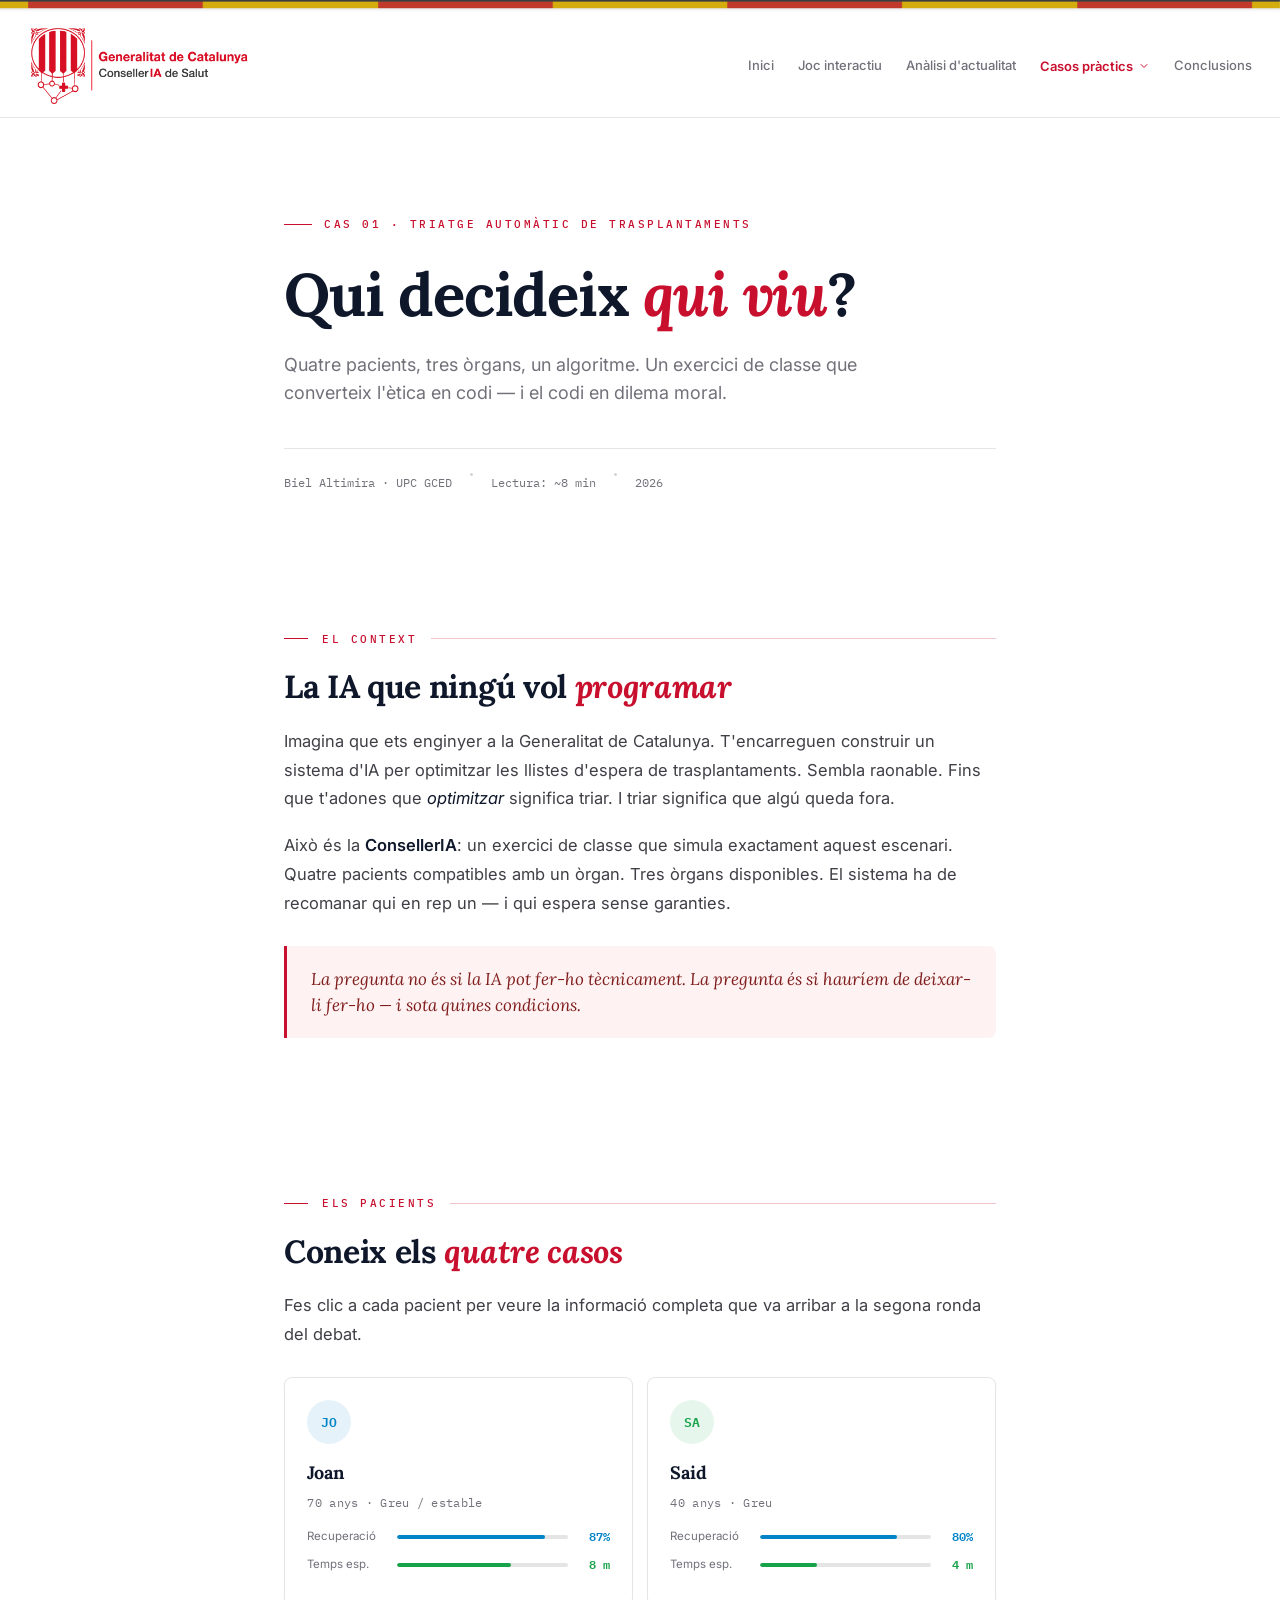
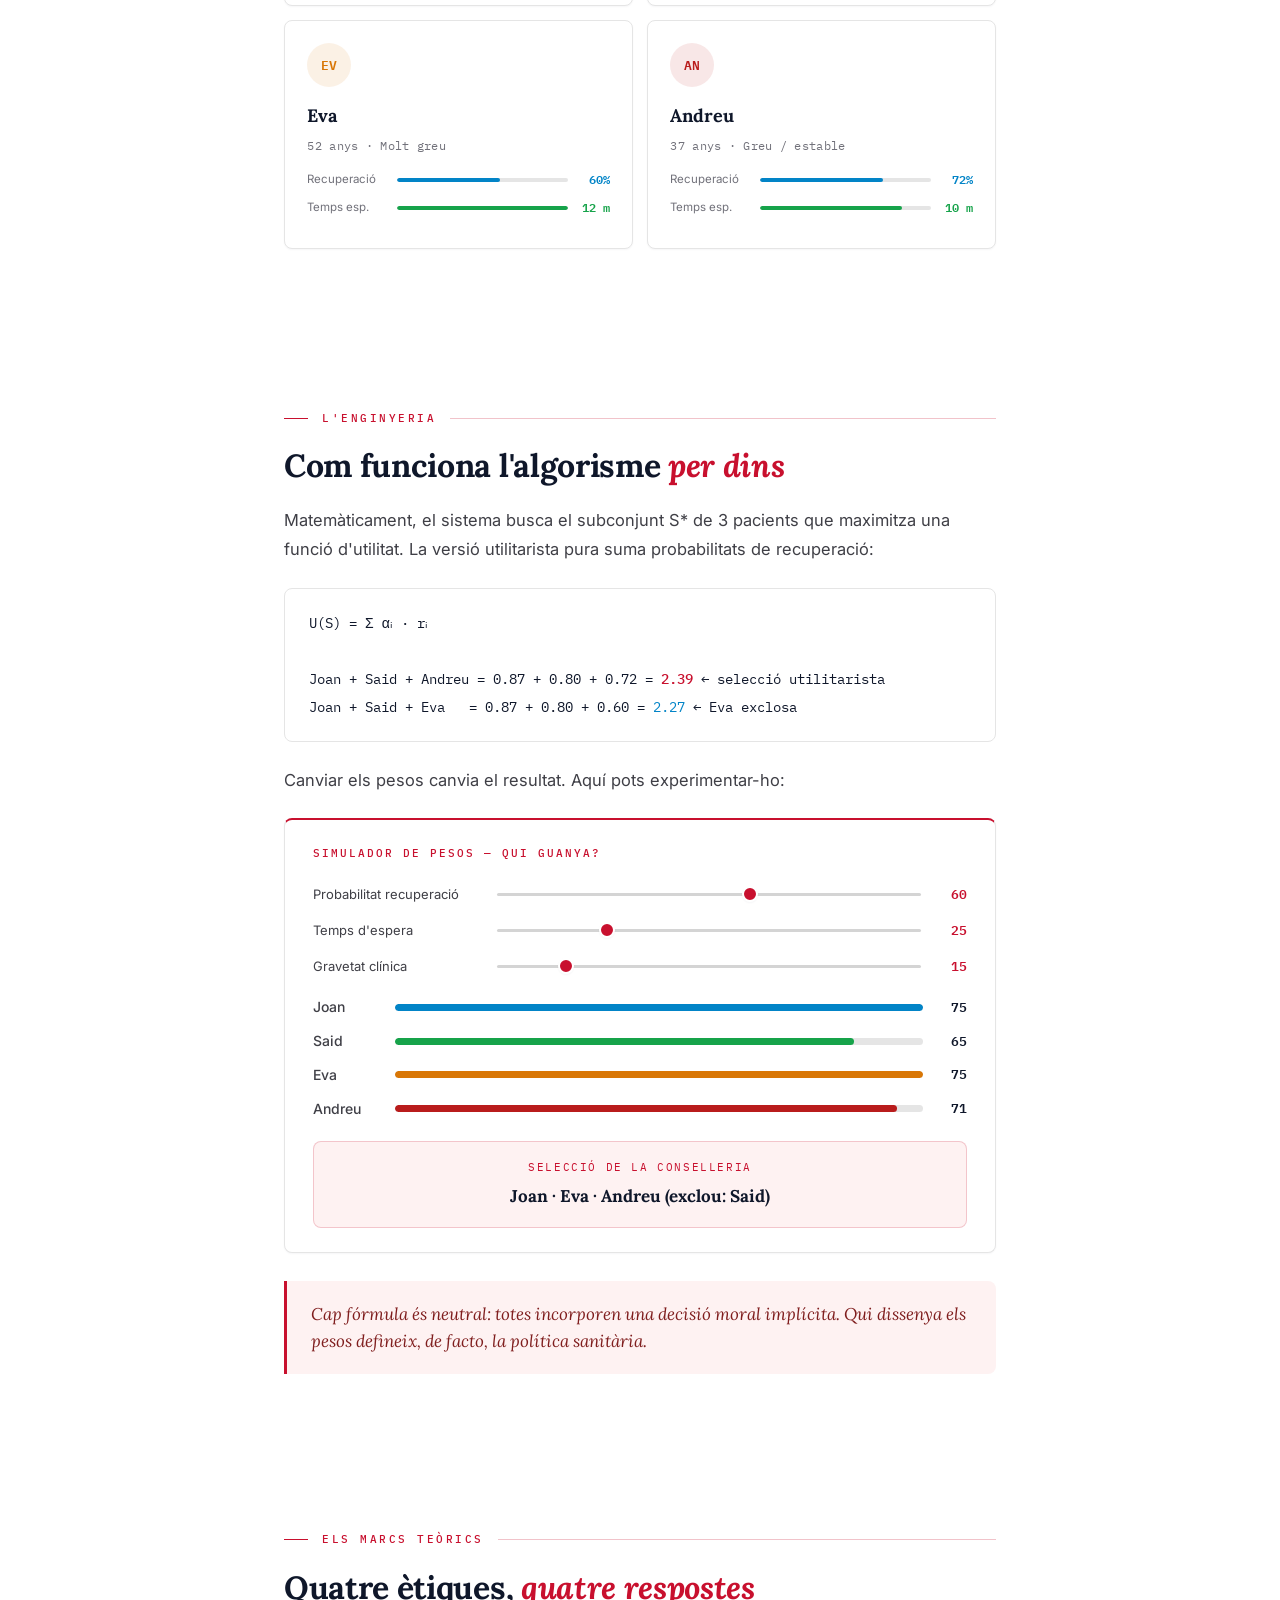
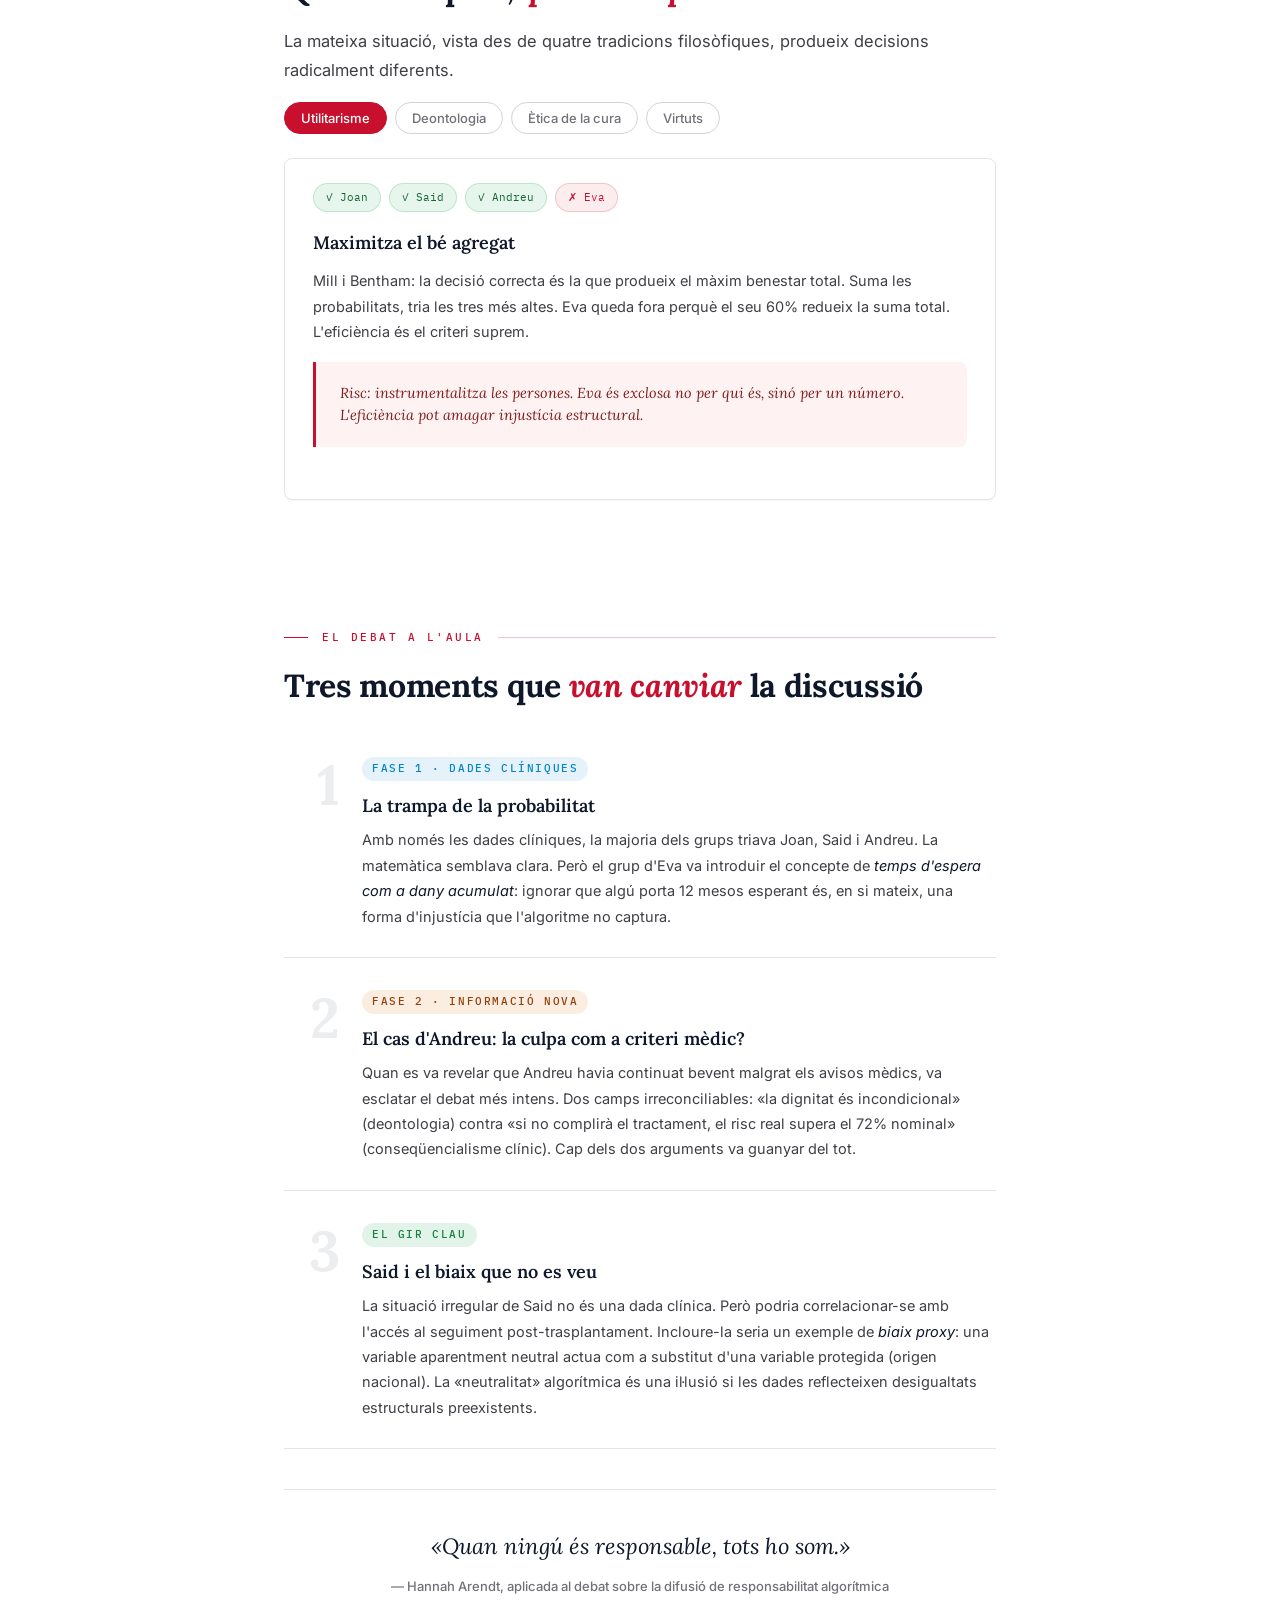
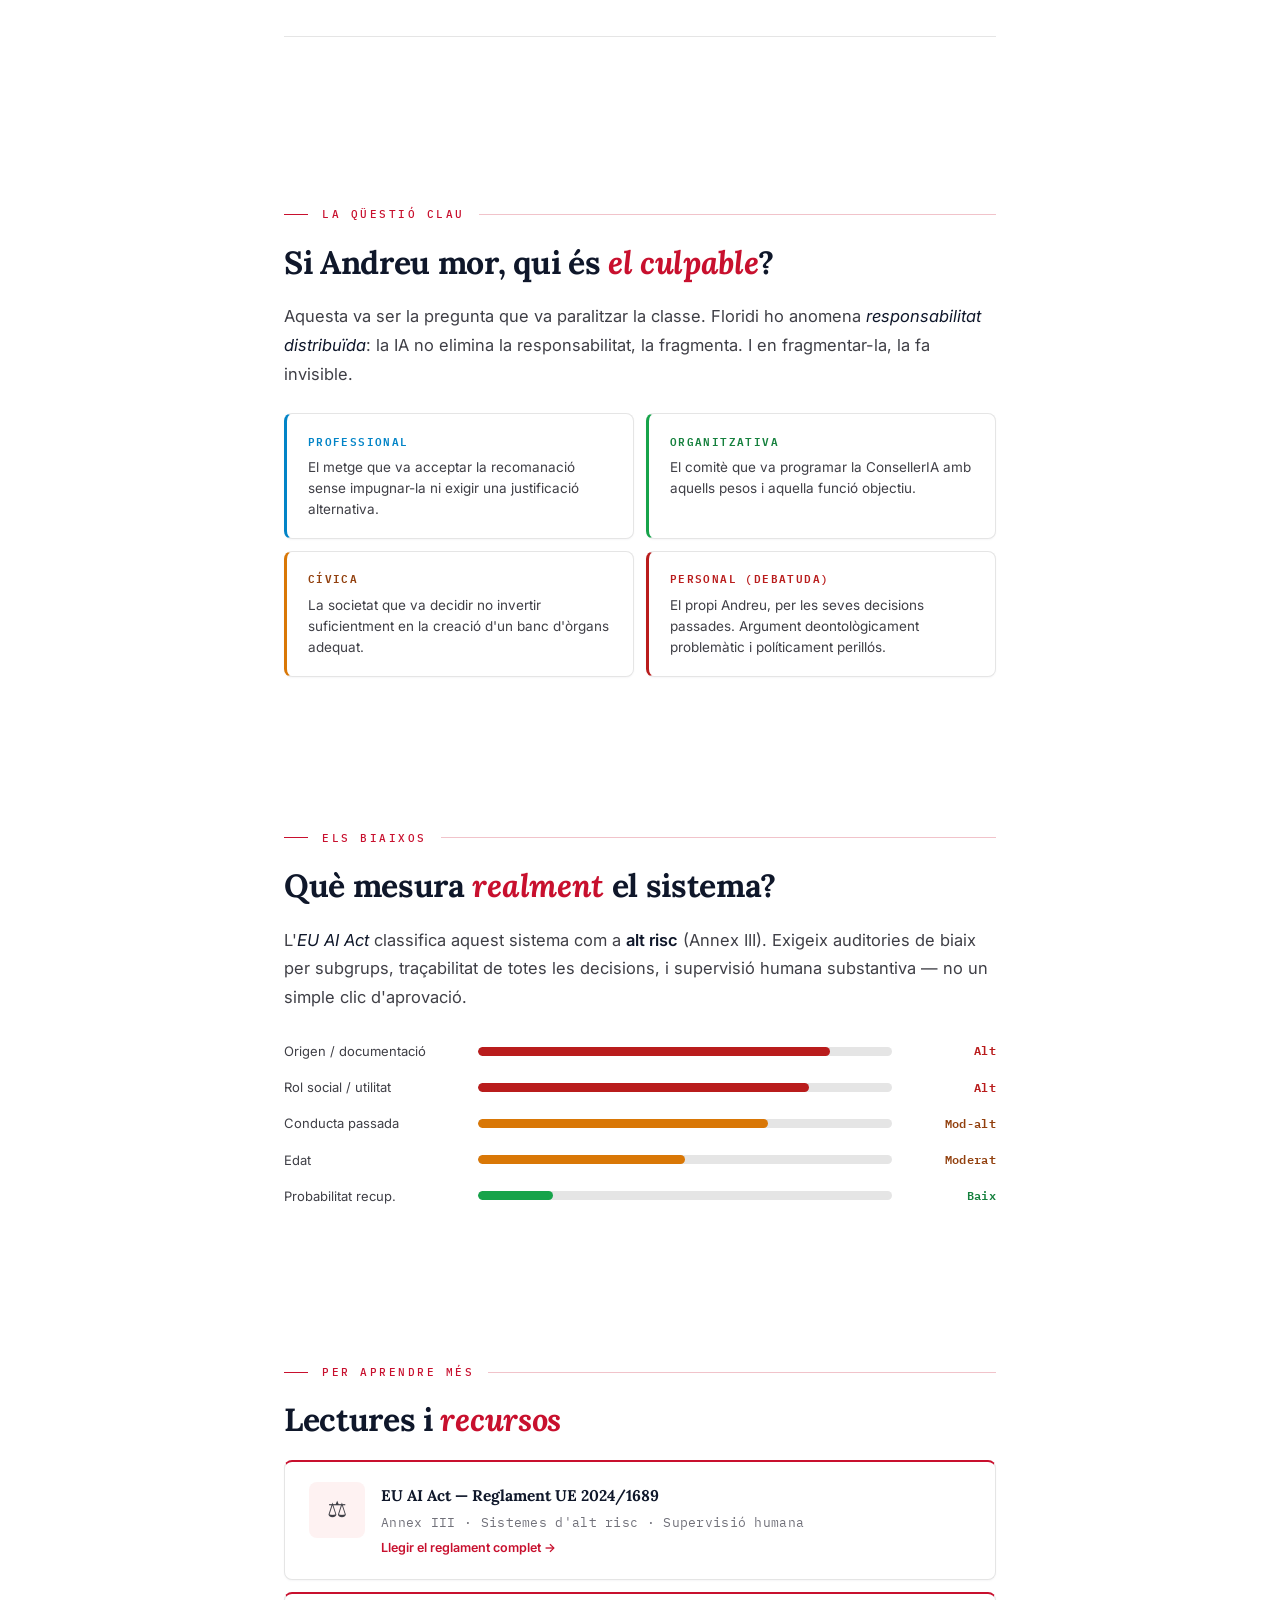
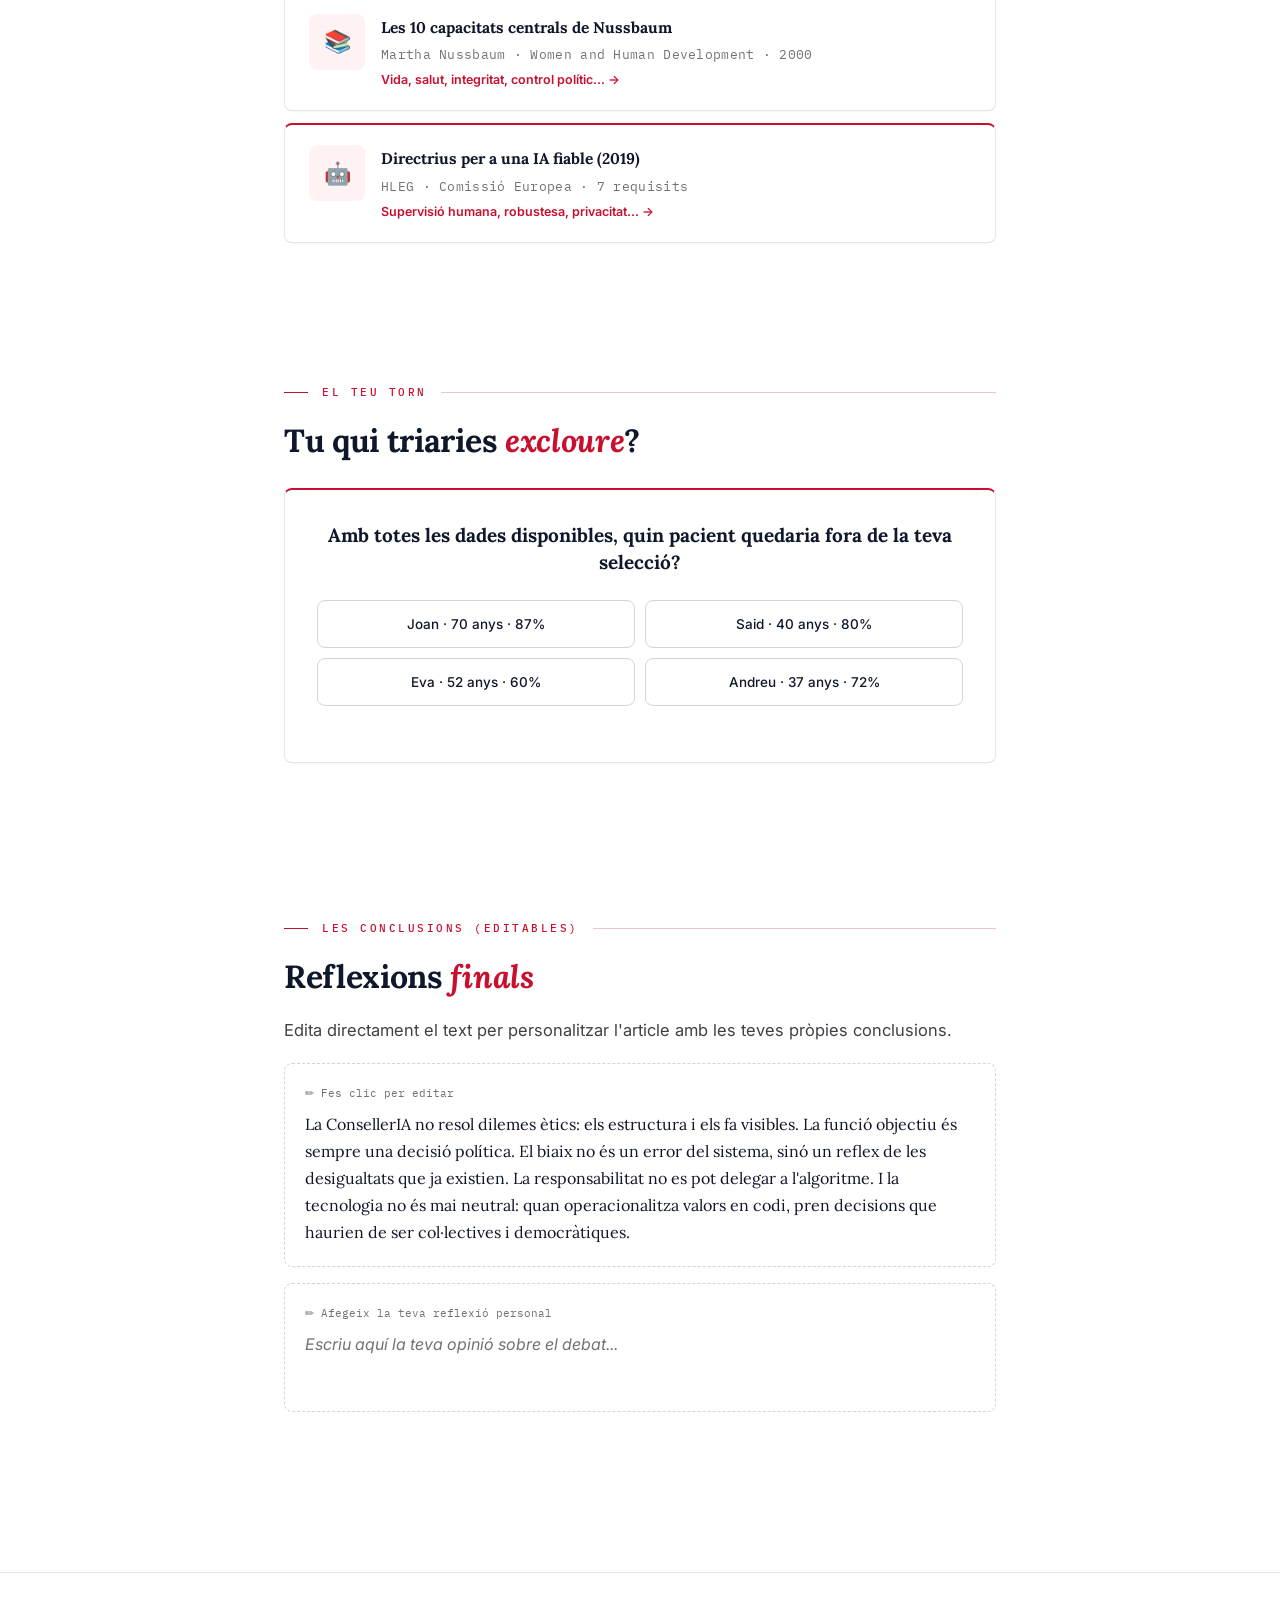
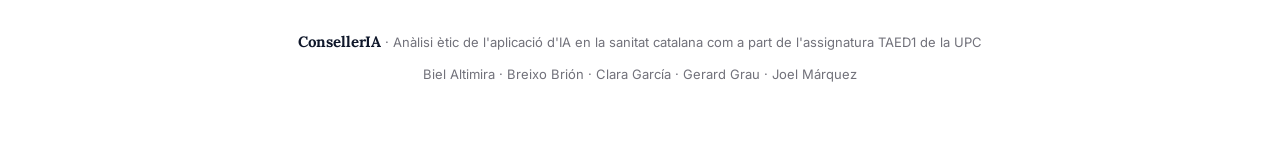
<file: prioritzaria.html>
<!DOCTYPE html>
<html lang="ca">

<head>
  <meta charset="UTF-8">
  <meta name="viewport" content="width=device-width, initial-scale=1.0">
  <title>PrioritzarIA — ConsellerIA</title>
  <meta name="description"
    content="Quatre pacients, tres òrgans, un algoritme. Anàlisi ètica del triatge automàtic per IA en llistes d'espera de trasplantament.">
  <link rel="icon" type="image/png" href="assets/img/conselleria-logo.png">
  <link rel="stylesheet" href="assets/shared.css">
</head>

<body>

  <div class="senyera-bar" aria-hidden="true"></div>

  <nav>
    <a class="nav-logo" href="index.html" aria-label="ConsellerIA de Salut">
      <img src="assets/img/conselleria-logo.png" alt="ConsellerIA de Salut · Generalitat de Catalunya">
    </a>
    <div class="nav-links">
      <a href="index.html">Inici</a>
      <a href="joc-resultats.html">Joc interactiu</a>
      <a href="actualitat.html">Anàlisi d'actualitat</a>
      <div class="nav-dropdown">
        <button type="button" class="nav-dropdown-toggle" aria-haspopup="true" aria-expanded="false">
          Casos pràctics
          <svg class="nav-chevron" viewBox="0 0 24 24" width="12" height="12" fill="none" stroke="currentColor"
            stroke-width="2" stroke-linecap="round" stroke-linejoin="round" aria-hidden="true">
            <path d="M6 9l6 6 6-6" />
          </svg>
        </button>
        <div class="nav-dropdown-menu" role="menu">
          <a href="prioritzaria.html" role="menuitem">PrioritzarIA</a>
          <a href="bonavistai.html" role="menuitem">BonavistAI</a>
          <a href="psico-xat.html" role="menuitem">Psico-Xat</a>
        </div>
      </div>
      <a href="conclusions.html">Conclusions</a>
    </div>
  </nav>

  <header class="hero">
    <div class="hero-eyebrow">Cas 01 · Triatge automàtic de trasplantaments</div>
    <h1>Qui decideix <em>qui viu</em>?</h1>
    <p class="hero-sub">Quatre pacients, tres òrgans, un algoritme. Un exercici de classe que converteix l'ètica en
      codi — i el codi en dilema moral.</p>
    <div class="hero-meta">
      <span>Biel Altimira · UPC GCED</span>
      <span class="dot"></span>
      <span>Lectura: ~8 min</span>
      <span class="dot"></span>
      <span>2026</span>
    </div>
  </header>

  <main class="container">

    <section class="reveal">
      <div class="section-label">El context</div>
      <h2>La IA que ningú vol <em>programar</em></h2>
      <p>Imagina que ets enginyer a la Generalitat de Catalunya. T'encarreguen construir un sistema d'IA per optimitzar
        les llistes d'espera de trasplantaments. Sembla raonable. Fins que t'adones que <em>optimitzar</em> significa
        triar. I triar significa que algú queda fora.</p>
      <p>Això és la <strong>ConsellerIA</strong>: un exercici de classe que simula exactament aquest escenari. Quatre
        pacients compatibles amb un òrgan. Tres òrgans disponibles. El sistema ha de recomanar qui en rep un — i qui
        espera sense garanties.</p>
      <div class="callout">
        <p>La pregunta no és si la IA pot fer-ho tècnicament. La pregunta és si hauríem de deixar-li fer-ho — i sota
          quines condicions.</p>
      </div>
    </section>

    <section id="pacients" class="reveal">
      <div class="section-label">Els pacients</div>
      <h2>Coneix els <em>quatre casos</em></h2>
      <p>Fes clic a cada pacient per veure la informació completa que va arribar a la segona ronda del debat.</p>

      <div class="patients-grid">

        <div class="patient-card" onclick="toggleP(this)">
          <div class="p-avatar" style="background:rgba(2,132,199,0.10);color:#0284c7">JO</div>
          <div class="p-name">Joan</div>
          <div class="p-sub">70 anys · Greu / estable</div>
          <div class="stat"><span class="stat-lbl">Recuperació</span>
            <div class="stat-track">
              <div class="stat-fill" style="width:87%;background:#0284c7"></div>
            </div><span class="stat-val" style="color:#0284c7">87%</span>
          </div>
          <div class="stat"><span class="stat-lbl">Temps esp.</span>
            <div class="stat-track">
              <div class="stat-fill" style="width:67%;background:#16a34a"></div>
            </div><span class="stat-val" style="color:#16a34a">8 m</span>
          </div>
          <div class="p-extra">Néta menor depenent d'ell. Exmetge amb trajectòria rellevant. Dos càncers previs
            superats. La probabilitat de recuperació més alta del grup, però els antecedents oncològics generen
            incertesa sobre la prognosi a llarg termini.</div>
        </div>

        <div class="patient-card" onclick="toggleP(this)">
          <div class="p-avatar" style="background:rgba(22,163,74,0.10);color:#16a34a">SA</div>
          <div class="p-name">Said</div>
          <div class="p-sub">40 anys · Greu</div>
          <div class="stat"><span class="stat-lbl">Recuperació</span>
            <div class="stat-track">
              <div class="stat-fill" style="width:80%;background:#0284c7"></div>
            </div><span class="stat-val" style="color:#0284c7">80%</span>
          </div>
          <div class="stat"><span class="stat-lbl">Temps esp.</span>
            <div class="stat-track">
              <div class="stat-fill" style="width:33%;background:#16a34a"></div>
            </div><span class="stat-val" style="color:#16a34a">4 m</span>
          </div>
          <div class="p-extra">Prové del Marroc en situació administrativa irregular. Diabetis tipus 2 amb bon control
            metabòlic. Cas paradigmàtic de <em>biaix proxy</em>: la seva situació documental no és una dada clínica,
            però podria correlacionar-se injustament amb el seguiment post-trasplantament.</div>
        </div>

        <div class="patient-card" onclick="toggleP(this)">
          <div class="p-avatar" style="background:rgba(217,119,6,0.10);color:#d97706">EV</div>
          <div class="p-name">Eva</div>
          <div class="p-sub">52 anys · Molt greu</div>
          <div class="stat"><span class="stat-lbl">Recuperació</span>
            <div class="stat-track">
              <div class="stat-fill" style="width:60%;background:#0284c7"></div>
            </div><span class="stat-val" style="color:#0284c7">60%</span>
          </div>
          <div class="stat"><span class="stat-lbl">Temps esp.</span>
            <div class="stat-track">
              <div class="stat-fill" style="width:100%;background:#16a34a"></div>
            </div><span class="stat-val" style="color:#16a34a">12 m</span>
          </div>
          <div class="p-extra">Activista mediambiental i voluntària en ONGs. Antecedent cardíac lleu sense seqüeles. La
            menor probabilitat nominal però la major gravetat i el temps d'espera més llarg. L'ètica de la cura i
            l'equitat temporal la posicionen com la candidata més vulnerable del grup.</div>
        </div>

        <div class="patient-card" onclick="toggleP(this)">
          <div class="p-avatar" style="background:rgba(185,28,28,0.10);color:#b91c1c">AN</div>
          <div class="p-name">Andreu</div>
          <div class="p-sub">37 anys · Greu / estable</div>
          <div class="stat"><span class="stat-lbl">Recuperació</span>
            <div class="stat-track">
              <div class="stat-fill" style="width:72%;background:#0284c7"></div>
            </div><span class="stat-val" style="color:#0284c7">72%</span>
          </div>
          <div class="stat"><span class="stat-lbl">Temps esp.</span>
            <div class="stat-track">
              <div class="stat-fill" style="width:83%;background:#16a34a"></div>
            </div><span class="stat-val" style="color:#16a34a">10 m</span>
          </div>
          <div class="p-extra">Trasplantament previ fa 7 anys. Ha continuat consumint alcohol malgrat advertències
            mèdiques reiterades. El cas més debatut: fins a quin punt les decisions passades poden penalitzar l'accés a
            l'atenció mèdica? La seva conducta afecta la prognosi real més del que indica el 72% nominal.</div>
        </div>

      </div>
    </section>

    <section id="algorisme" class="reveal">
      <div class="section-label">L'enginyeria</div>
      <h2>Com funciona l'algorisme <em>per dins</em></h2>
      <p>Matemàticament, el sistema busca el subconjunt S* de 3 pacients que maximitza una funció d'utilitat. La versió
        utilitarista pura suma probabilitats de recuperació:</p>

      <div class="formula">
        U(S) = Σ αᵢ · rᵢ<br><br>
        Joan + Said + Andreu = 0.87 + 0.80 + 0.72 = <span class="hl">2.39</span> ← selecció utilitarista<br>
        Joan + Said + Eva &nbsp;&nbsp;= 0.87 + 0.80 + 0.60 = <span class="hl2">2.27</span> ← Eva exclosa
      </div>

      <p>Canviar els pesos canvia el resultat. Aquí pots experimentar-ho:</p>

      <div class="sim-box">
        <div class="sim-title">Simulador de pesos — qui guanya?</div>
        <div class="slider-row">
          <span class="slider-lbl">Probabilitat recuperació</span>
          <input type="range" min="0" max="100" value="60" id="wR" oninput="calcW()">
          <span class="slider-val" id="vR">60</span>
        </div>
        <div class="slider-row">
          <span class="slider-lbl">Temps d'espera</span>
          <input type="range" min="0" max="100" value="25" id="wE" oninput="calcW()">
          <span class="slider-val" id="vE">25</span>
        </div>
        <div class="slider-row">
          <span class="slider-lbl">Gravetat clínica</span>
          <input type="range" min="0" max="100" value="15" id="wG" oninput="calcW()">
          <span class="slider-val" id="vG">15</span>
        </div>
        <div style="margin-top:18px">
          <div class="score-row"><span class="score-name">Joan</span>
            <div class="score-track">
              <div class="score-fill" id="bJ" style="background:#0284c7"></div>
            </div><span class="score-num" id="sJ"></span>
          </div>
          <div class="score-row"><span class="score-name">Said</span>
            <div class="score-track">
              <div class="score-fill" id="bS" style="background:#16a34a"></div>
            </div><span class="score-num" id="sS"></span>
          </div>
          <div class="score-row"><span class="score-name">Eva</span>
            <div class="score-track">
              <div class="score-fill" id="bE" style="background:#d97706"></div>
            </div><span class="score-num" id="sE"></span>
          </div>
          <div class="score-row"><span class="score-name">Andreu</span>
            <div class="score-track">
              <div class="score-fill" id="bA" style="background:#b91c1c"></div>
            </div><span class="score-num" id="sA"></span>
          </div>
        </div>
        <div class="winner-box">
          <div class="winner-eyebrow">Selecció de la ConsellerIA</div>
          <div class="winner-names" id="winnerTxt"></div>
        </div>
      </div>

      <div class="callout">
        <p>Cap fórmula és neutral: totes incorporen una decisió moral implícita. Qui dissenya els pesos defineix, de
          facto, la política sanitària.</p>
      </div>
    </section>

    <section id="etiques" class="reveal">
      <div class="section-label">Els marcs teòrics</div>
      <h2>Quatre ètiques, <em>quatre respostes</em></h2>
      <p>La mateixa situació, vista des de quatre tradicions filosòfiques, produeix decisions radicalment diferents.</p>

      <div class="tab-row">
        <button class="tab-btn active" onclick="showE('util',this)">Utilitarisme</button>
        <button class="tab-btn" onclick="showE('deonto',this)">Deontologia</button>
        <button class="tab-btn" onclick="showE('cura',this)">Ètica de la cura</button>
        <button class="tab-btn" onclick="showE('virtut',this)">Virtuts</button>
      </div>

      <div class="ethics-panel active" id="ep-util">
        <div class="verdict-row">
          <span class="chip chip-in">✓ Joan</span>
          <span class="chip chip-in">✓ Said</span>
          <span class="chip chip-in">✓ Andreu</span>
          <span class="chip chip-out">✗ Eva</span>
        </div>
        <h3>Maximitza el bé agregat</h3>
        <p>Mill i Bentham: la decisió correcta és la que produeix el màxim benestar total. Suma les probabilitats, tria
          les tres més altes. Eva queda fora perquè el seu 60% redueix la suma total. L'eficiència és el criteri suprem.
        </p>
        <div class="callout" style="margin-top:1rem">
          <p>Risc: instrumentalitza les persones. Eva és exclosa no per qui és, sinó per un número. L'eficiència pot
            amagar injustícia estructural.</p>
        </div>
      </div>

      <div class="ethics-panel" id="ep-deonto">
        <div class="verdict-row">
          <span class="chip chip-in">✓ Joan</span>
          <span class="chip chip-in">✓ Said</span>
          <span class="chip chip-in">✓ Eva</span>
          <span class="chip chip-mb">? Sorteig</span>
        </div>
        <h3>Cada persona és un fi, no un mitjà</h3>
        <p>Kant: cap criteri extramèdic pot desqualificar un pacient. L'origen de Said, la conducta passada d'Andreu, el
          rol social de Joan — res d'això pot entrar a l'equació moral. Si no hi ha consens clínic pur, el sorteig és
          l'única solució que preserva la igual dignitat.</p>
        <div class="callout" style="margin-top:1rem">
          <p>Risc: el sorteig pot semblar una abdicació de responsabilitat. Però des de Kant, és l'única forma de
            respectar la igualtat moral incondicional.</p>
        </div>
      </div>

      <div class="ethics-panel" id="ep-cura">
        <div class="verdict-row">
          <span class="chip chip-in">✓ Eva</span>
          <span class="chip chip-in">✓ Said</span>
          <span class="chip chip-in">✓ Joan</span>
          <span class="chip chip-out">✗ Andreu</span>
        </div>
        <h3>Prioritza la vulnerabilitat i la relació</h3>
        <p>Noddings i Gilligan: la cura comença per qui és més fràgil. Eva és la més greu i porta més temps esperant.
          Said és vulnerable per la seva situació administrativa. La cura no és un càlcul, és una resposta a la
          necessitat concreta d'una persona real.</p>
        <div class="callout" style="margin-top:1rem">
          <p>Risc: pot entrar en conflicte amb l'equitat procedimental si «cura» es tradueix com a preferència
            subjectiva del metge o del sistema.</p>
        </div>
      </div>

      <div class="ethics-panel" id="ep-virtut">
        <div class="verdict-row">
          <span class="chip chip-in">✓ Joan</span>
          <span class="chip chip-in">✓ Said</span>
          <span class="chip chip-mb">? Deliberació</span>
        </div>
        <h3>La prudència com a virtut clínica</h3>
        <p>Aristòtil: la <em>phronesis</em> és el judici pràctic del metge expert. Cap algorisme pot substituir la
          deliberació col·legiada. El professional virtuós no aplica regles mecànicament: llegeix el context, reconeix
          la incertesa i decideix amb prudència i responsabilitat compartida.</p>
        <div class="callout" style="margin-top:1rem">
          <p>La virtut professional exigeix que la IA sigui una eina de suport, mai un àrbitre autònom. La decisió final
            pertany al judici humà insubstituïble.</p>
        </div>
      </div>
    </section>

    <section id="debat" class="reveal">
      <div class="section-label">El debat a l'aula</div>
      <h2>Tres moments que <em>van canviar</em> la discussió</h2>

      <div class="moment">
        <div class="moment-num">1</div>
        <div>
          <span class="moment-tag" style="background:rgba(2,132,199,0.10);color:#0284c7">Fase 1 · Dades clíniques</span>
          <h3>La trampa de la probabilitat</h3>
          <p>Amb només les dades clíniques, la majoria dels grups triava Joan, Said i Andreu. La matemàtica semblava
            clara. Però el grup d'Eva va introduir el concepte de <em>temps d'espera com a dany acumulat</em>: ignorar
            que algú porta 12 mesos esperant és, en si mateix, una forma d'injustícia que l'algoritme no captura.</p>
        </div>
      </div>

      <div class="moment">
        <div class="moment-num">2</div>
        <div>
          <span class="moment-tag" style="background:rgba(217,119,6,0.12);color:#92400e">Fase 2 · Informació nova</span>
          <h3>El cas d'Andreu: la culpa com a criteri mèdic?</h3>
          <p>Quan es va revelar que Andreu havia continuat bevent malgrat els avisos mèdics, va esclatar el debat més
            intens. Dos camps irreconciliables: «la dignitat és incondicional» (deontologia) contra «si no complirà el
            tractament, el risc real supera el 72% nominal» (conseqüencialisme clínic). Cap dels dos arguments va
            guanyar del tot.</p>
        </div>
      </div>

      <div class="moment">
        <div class="moment-num">3</div>
        <div>
          <span class="moment-tag" style="background:rgba(22,163,74,0.12);color:#15803d">El gir clau</span>
          <h3>Said i el biaix que no es veu</h3>
          <p>La situació irregular de Said no és una dada clínica. Però podria correlacionar-se amb l'accés al seguiment
            post-trasplantament. Incloure-la seria un exemple de <em>biaix proxy</em>: una variable aparentment neutral
            actua com a substitut d'una variable protegida (origen nacional). La «neutralitat» algorítmica és una
            il·lusió si les dades reflecteixen desigualtats estructurals preexistents.</p>
        </div>
      </div>

      <blockquote class="quote">
        «Quan ningú és responsable, tots ho som.»
        <cite>— Hannah Arendt, aplicada al debat sobre la difusió de responsabilitat algorítmica</cite>
      </blockquote>
    </section>

    <section class="reveal">
      <div class="section-label">La qüestió clau</div>
      <h2>Si Andreu mor, qui és <em>el culpable</em>?</h2>
      <p>Aquesta va ser la pregunta que va paralitzar la classe. Floridi ho anomena <em>responsabilitat
          distribuïda</em>: la IA no elimina la responsabilitat, la fragmenta. I en fragmentar-la, la fa invisible.</p>
      <div class="resp-grid">
        <div class="resp-card" style="border-left-color:#0284c7">
          <div class="resp-label" style="color:#0284c7">Professional</div>
          <p>El metge que va acceptar la recomanació sense impugnar-la ni exigir una justificació alternativa.</p>
        </div>
        <div class="resp-card" style="border-left-color:#16a34a">
          <div class="resp-label" style="color:#15803d">Organitzativa</div>
          <p>El comitè que va programar la ConsellerIA amb aquells pesos i aquella funció objectiu.</p>
        </div>
        <div class="resp-card" style="border-left-color:#d97706">
          <div class="resp-label" style="color:#92400e">Cívica</div>
          <p>La societat que va decidir no invertir suficientment en la creació d'un banc d'òrgans adequat.</p>
        </div>
        <div class="resp-card" style="border-left-color:#b91c1c">
          <div class="resp-label" style="color:#b91c1c">Personal (debatuda)</div>
          <p>El propi Andreu, per les seves decisions passades. Argument deontològicament problemàtic i políticament
            perillós.</p>
        </div>
      </div>
    </section>

    <section class="reveal">
      <div class="section-label">Els biaixos</div>
      <h2>Què mesura <em>realment</em> el sistema?</h2>
      <p>L'<em>EU AI Act</em> classifica aquest sistema com a <strong>alt risc</strong> (Annex III). Exigeix
        auditories de biaix per subgrups, traçabilitat de totes les decisions, i supervisió humana substantiva — no un
        simple clic d'aprovació.</p>
      <div style="margin:1.75rem 0">
        <div class="bias-row"><span class="bias-lbl">Origen / documentació</span>
          <div class="bias-track">
            <div class="bias-fill" style="width:85%;background:#b91c1c"></div>
          </div><span class="bias-tag" style="color:#b91c1c">Alt</span>
        </div>
        <div class="bias-row"><span class="bias-lbl">Rol social / utilitat</span>
          <div class="bias-track">
            <div class="bias-fill" style="width:80%;background:#b91c1c"></div>
          </div><span class="bias-tag" style="color:#b91c1c">Alt</span>
        </div>
        <div class="bias-row"><span class="bias-lbl">Conducta passada</span>
          <div class="bias-track">
            <div class="bias-fill" style="width:70%;background:#d97706"></div>
          </div><span class="bias-tag" style="color:#92400e">Mod-alt</span>
        </div>
        <div class="bias-row"><span class="bias-lbl">Edat</span>
          <div class="bias-track">
            <div class="bias-fill" style="width:50%;background:#d97706"></div>
          </div><span class="bias-tag" style="color:#92400e">Moderat</span>
        </div>
        <div class="bias-row"><span class="bias-lbl">Probabilitat recup.</span>
          <div class="bias-track">
            <div class="bias-fill" style="width:18%;background:#16a34a"></div>
          </div><span class="bias-tag" style="color:#15803d">Baix</span>
        </div>
      </div>
    </section>

    <section class="reveal">
      <div class="section-label">Per aprendre més</div>
      <h2>Lectures i <em>recursos</em></h2>

      <a class="reading-card" href="https://eur-lex.europa.eu/legal-content/CA/TXT/?uri=CELEX:32024R1689"
        target="_blank" rel="noopener">
        <div class="reading-thumb">⚖️</div>
        <div>
          <div class="reading-title">EU AI Act — Reglament UE 2024/1689</div>
          <div class="reading-meta">Annex III · Sistemes d'alt risc · Supervisió humana</div>
          <div class="reading-cta">Llegir el reglament complet →</div>
        </div>
      </a>

      <a class="reading-card" href="https://www.cambridge.org/core/books/women-and-human-development/2D02D3AD518D11ECF65D1F0DDC0B0A0A"
        target="_blank" rel="noopener">
        <div class="reading-thumb">📚</div>
        <div>
          <div class="reading-title">Les 10 capacitats centrals de Nussbaum</div>
          <div class="reading-meta">Martha Nussbaum · Women and Human Development · 2000</div>
          <div class="reading-cta">Vida, salut, integritat, control polític... →</div>
        </div>
      </a>

      <a class="reading-card" href="https://digital-strategy.ec.europa.eu/en/library/ethics-guidelines-trustworthy-ai"
        target="_blank" rel="noopener">
        <div class="reading-thumb">🤖</div>
        <div>
          <div class="reading-title">Directrius per a una IA fiable (2019)</div>
          <div class="reading-meta">HLEG · Comissió Europea · 7 requisits</div>
          <div class="reading-cta">Supervisió humana, robustesa, privacitat... →</div>
        </div>
      </a>
    </section>

    <section id="tu" class="reveal">
      <div class="section-label">El teu torn</div>
      <h2>Tu qui triaries <em>excloure</em>?</h2>
      <div class="vote-section">
        <div class="vote-title">Amb totes les dades disponibles, quin pacient quedaria fora de la teva selecció?</div>
        <div class="vote-grid">
          <button class="vote-btn" onclick="castVote('Joan',this)">Joan · 70 anys · 87%</button>
          <button class="vote-btn" onclick="castVote('Said',this)">Said · 40 anys · 80%</button>
          <button class="vote-btn" onclick="castVote('Eva',this)">Eva · 52 anys · 60%</button>
          <button class="vote-btn" onclick="castVote('Andreu',this)">Andreu · 37 anys · 72%</button>
        </div>
        <div class="vote-results" id="vResults">
          <div
            style="font-family:var(--font-mono);font-size:11px;letter-spacing:1.4px;text-transform:uppercase;color:var(--muted);margin-bottom:14px;text-align:left">
            Resultats acumulats (simulació de l'aula)</div>
          <div class="vbar-row"><span class="vbar-label">Joan</span>
            <div class="vbar-track">
              <div class="vbar-fill" id="vbJ" style="background:#0284c7"></div>
            </div><span class="vbar-pct" id="vpJ"></span>
          </div>
          <div class="vbar-row"><span class="vbar-label">Said</span>
            <div class="vbar-track">
              <div class="vbar-fill" id="vbS" style="background:#16a34a"></div>
            </div><span class="vbar-pct" id="vpS"></span>
          </div>
          <div class="vbar-row"><span class="vbar-label">Eva</span>
            <div class="vbar-track">
              <div class="vbar-fill" id="vbE" style="background:#d97706"></div>
            </div><span class="vbar-pct" id="vpE"></span>
          </div>
          <div class="vbar-row"><span class="vbar-label">Andreu</span>
            <div class="vbar-track">
              <div class="vbar-fill" id="vbA" style="background:#b91c1c"></div>
            </div><span class="vbar-pct" id="vpA"></span>
          </div>
        </div>
      </div>
    </section>

    <section class="reveal">
      <div class="section-label">Les conclusions (editables)</div>
      <h2>Reflexions <em>finals</em></h2>
      <p>Edita directament el text per personalitzar l'article amb les teves pròpies conclusions.</p>
      <div class="edit-zone">
        <div class="edit-hint">✏ Fes clic per editar</div>
        <div contenteditable="true">La ConsellerIA no resol dilemes ètics: els estructura i els fa visibles. La funció
          objectiu és sempre una decisió política. El biaix no és un error del sistema, sinó un reflex de les
          desigualtats que ja existien. La responsabilitat no es pot delegar a l'algoritme. I la tecnologia no és mai
          neutral: quan operacionalitza valors en codi, pren decisions que haurien de ser col·lectives i democràtiques.
        </div>
      </div>
      <div class="edit-zone" style="margin-top:14px">
        <div class="edit-hint">✏ Afegeix la teva reflexió personal</div>
        <div contenteditable="true" data-placeholder="Escriu aquí la teva opinió sobre el debat..."></div>
      </div>
    </section>

  </main>

  <footer>
    <strong>ConsellerIA</strong> · Anàlisi ètic de l'aplicació d'IA en la sanitat catalana com a part de l'assignatura TAED1 de la UPC<br>
    <span style="margin-top:8px;display:block">Biel Altimira · Breixo Brión · Clara García · Gerard Grau · Joel
      Márquez</span>
  </footer>

  <script src="assets/shared.js"></script>
  <script src="assets/prioritzaria.js"></script>
</body>

</html>
</file>
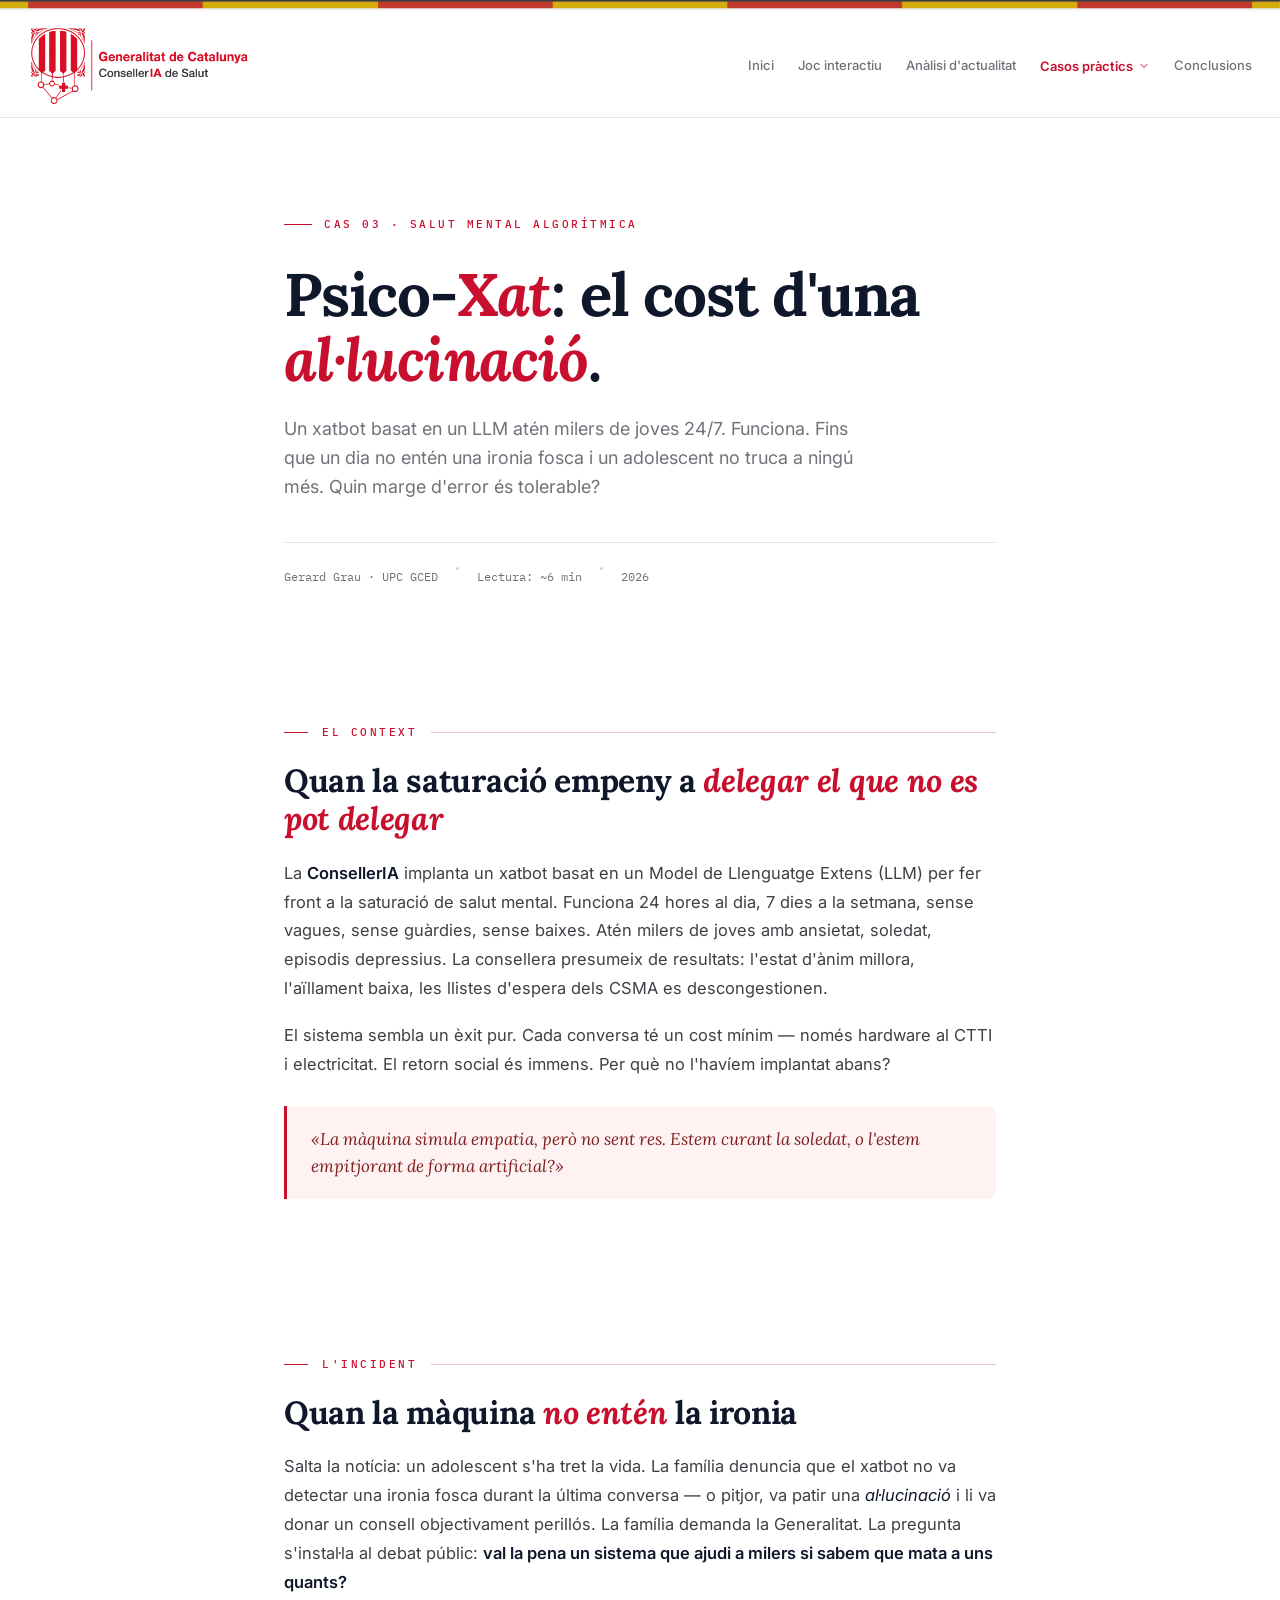
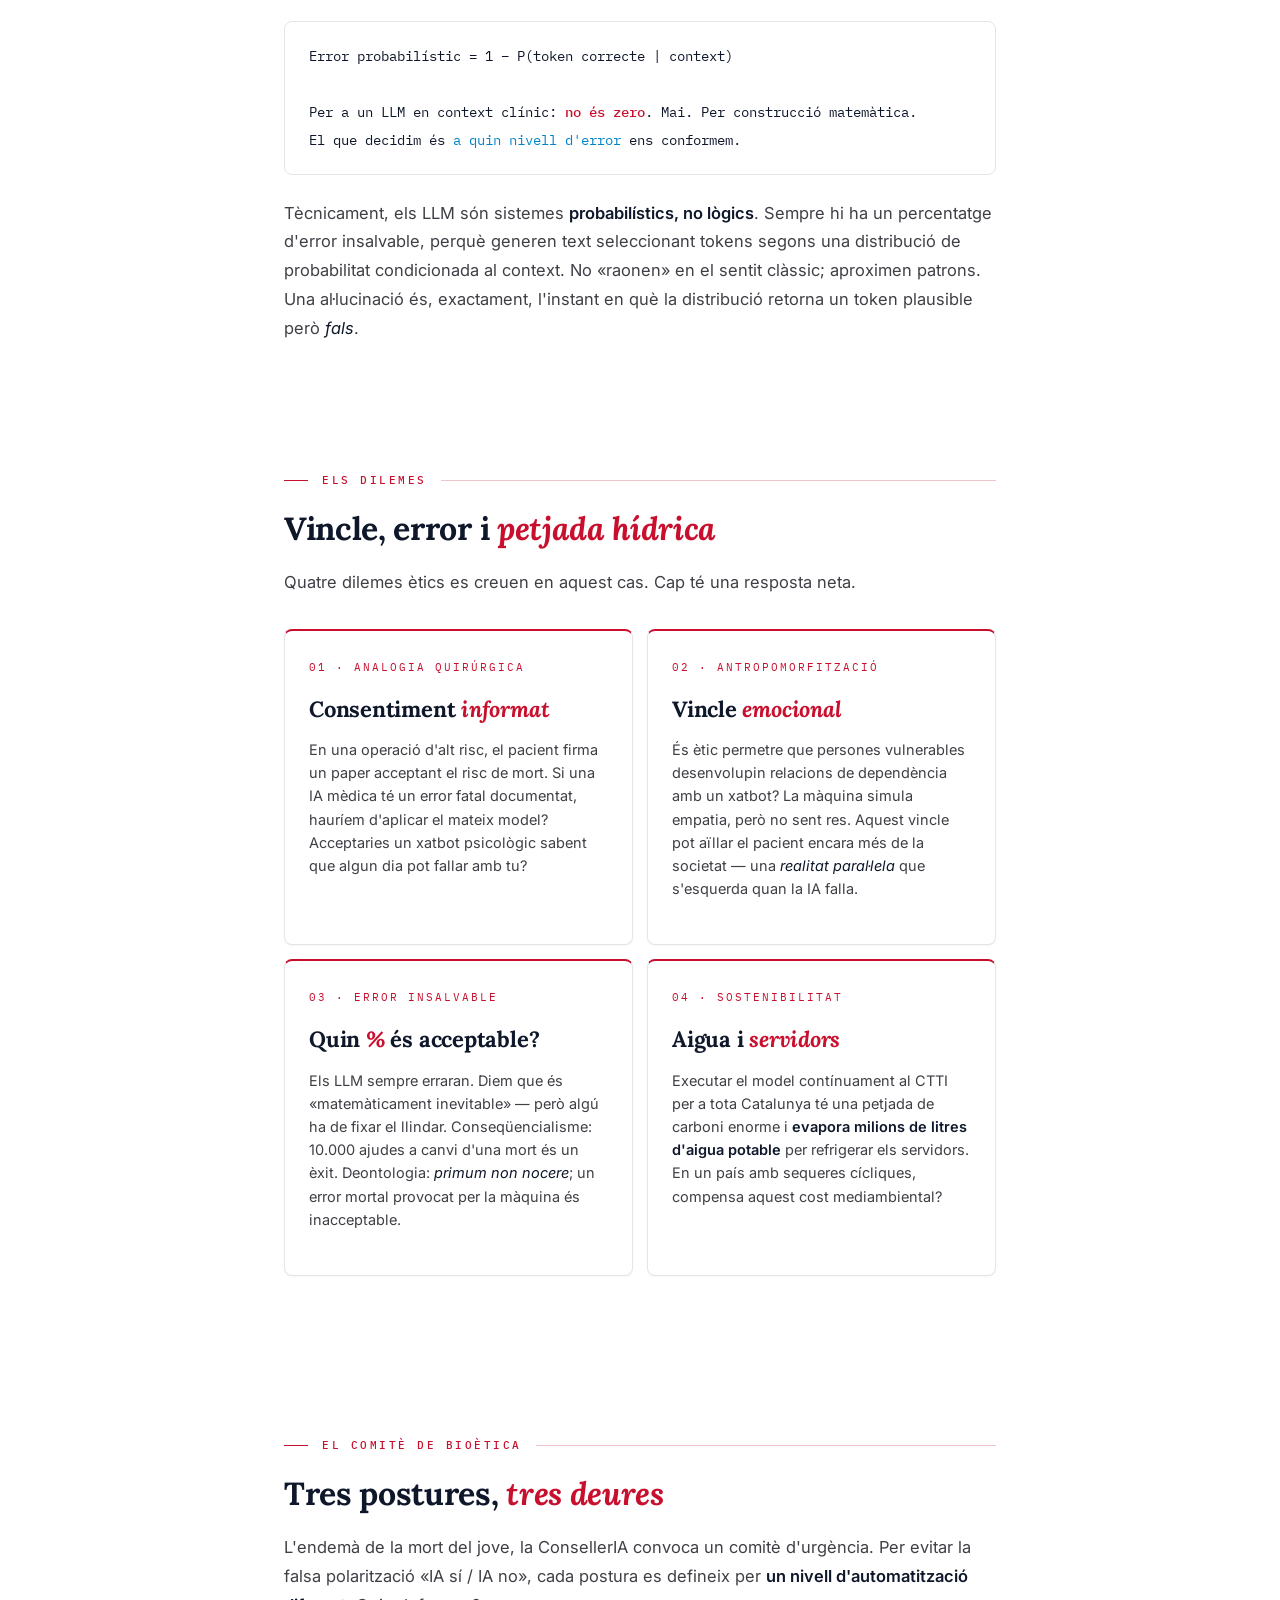
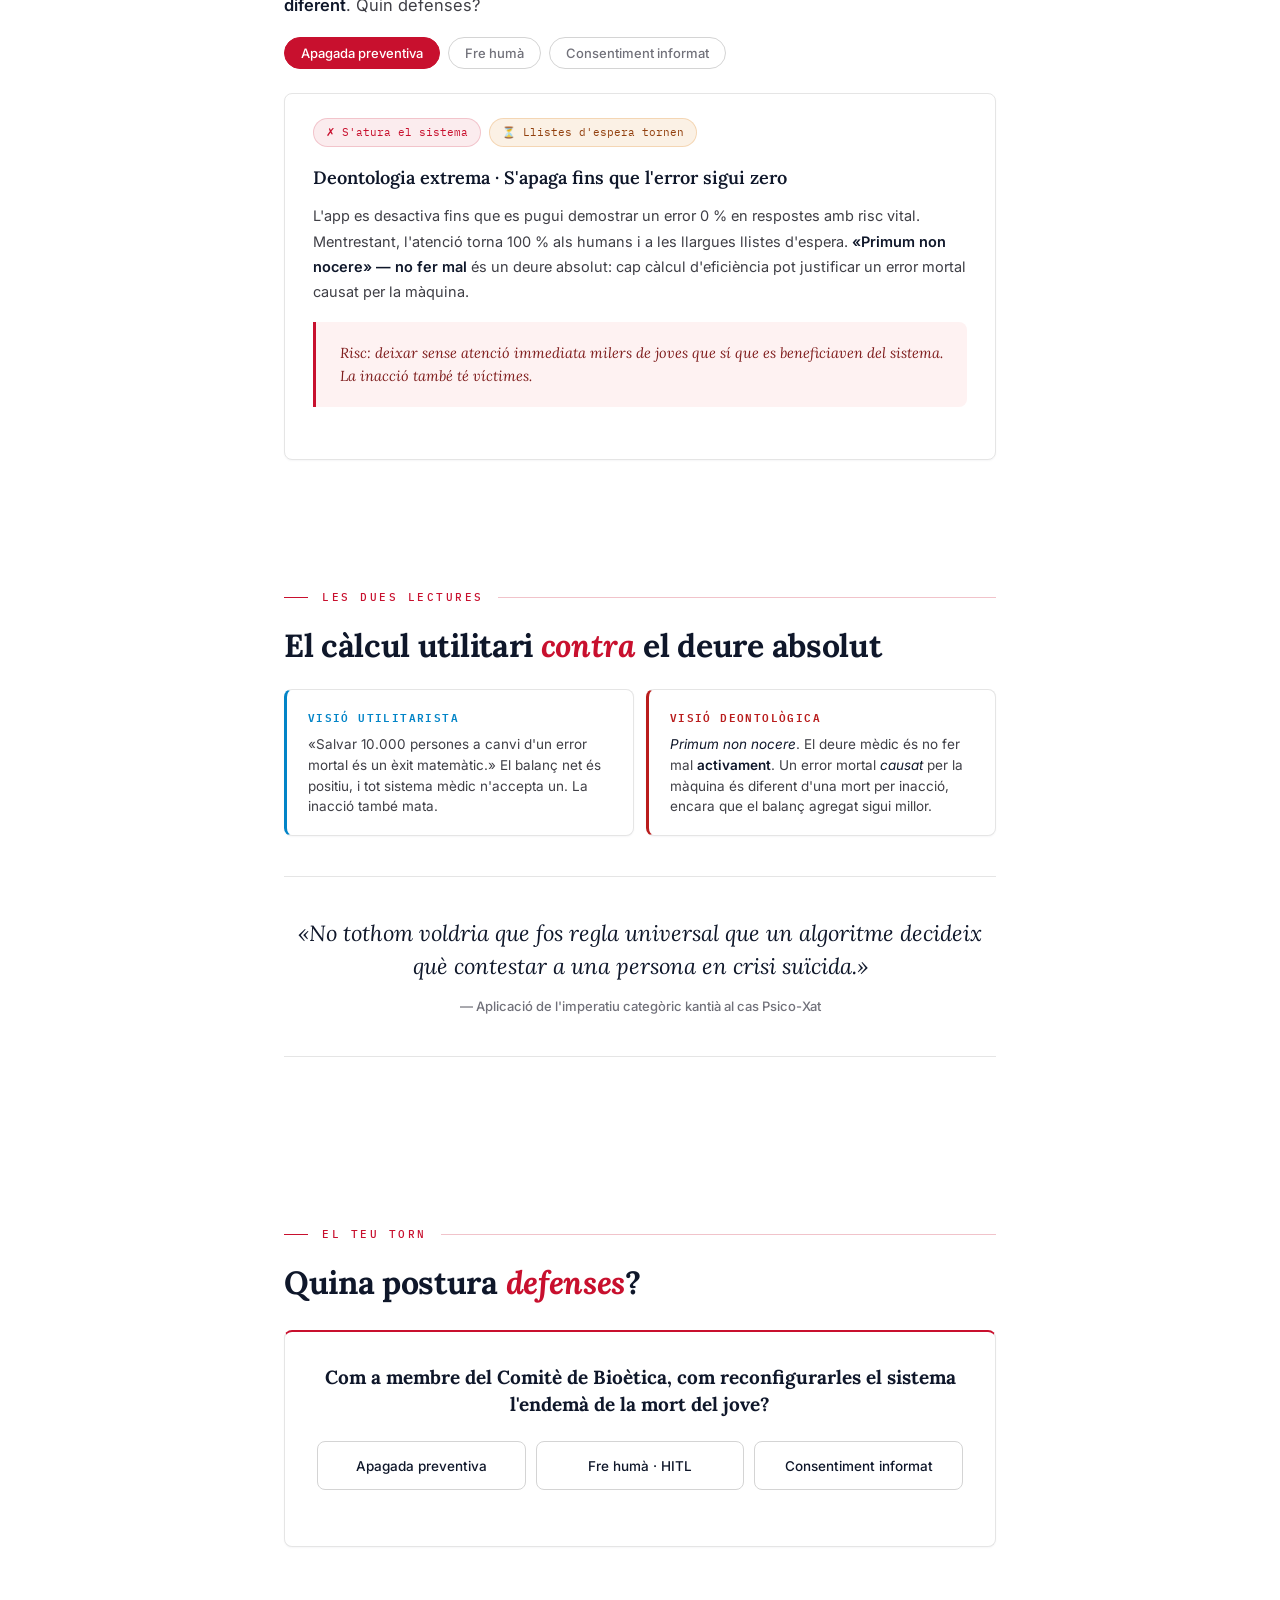
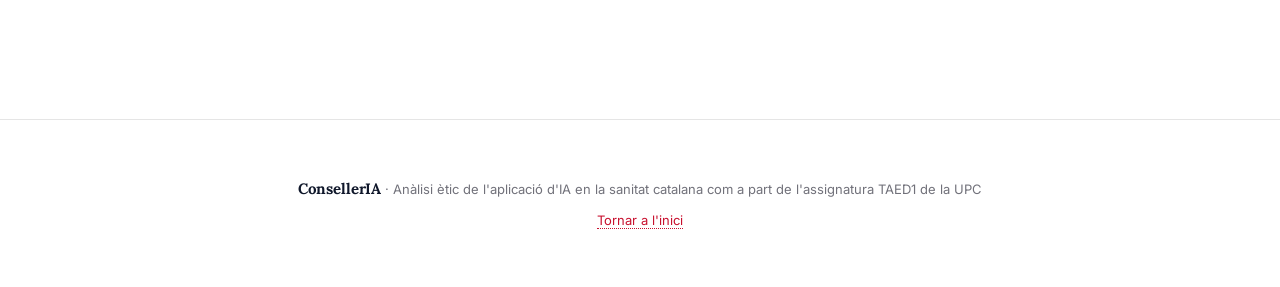
<file: psico-xat.html>
<!DOCTYPE html>
<html lang="ca">

<head>
  <meta charset="UTF-8">
  <meta name="viewport" content="width=device-width, initial-scale=1.0">
  <title>Psico-Xat — ConsellerIA</title>
  <meta name="description"
    content="L'assistent psicològic per IA i el límit de l'error acceptable: anàlisi d'un xatbot LLM 24/7 de salut mental.">
  <link rel="icon" type="image/png" href="assets/img/conselleria-logo.png">
  <link rel="stylesheet" href="assets/shared.css">
</head>

<body>

  <div class="senyera-bar" aria-hidden="true"></div>

  <nav>
    <a class="nav-logo" href="index.html" aria-label="ConsellerIA de Salut">
      <img src="assets/img/conselleria-logo.png" alt="ConsellerIA de Salut · Generalitat de Catalunya">
    </a>
    <div class="nav-links">
      <a href="index.html">Inici</a>
      <a href="joc-resultats.html">Joc interactiu</a>
      <a href="actualitat.html">Anàlisi d'actualitat</a>
      <div class="nav-dropdown">
        <button type="button" class="nav-dropdown-toggle" aria-haspopup="true" aria-expanded="false">
          Casos pràctics
          <svg class="nav-chevron" viewBox="0 0 24 24" width="12" height="12" fill="none" stroke="currentColor"
            stroke-width="2" stroke-linecap="round" stroke-linejoin="round" aria-hidden="true">
            <path d="M6 9l6 6 6-6" />
          </svg>
        </button>
        <div class="nav-dropdown-menu" role="menu">
          <a href="prioritzaria.html" role="menuitem">PrioritzarIA</a>
          <a href="bonavistai.html" role="menuitem">BonavistAI</a>
          <a href="psico-xat.html" role="menuitem">Psico-Xat</a>
        </div>
      </div>
      <a href="conclusions.html">Conclusions</a>
    </div>
  </nav>

  <header class="hero">
    <div class="hero-eyebrow">Cas 03 · Salut mental algorítmica</div>
    <h1>Psico-<em>Xat</em>: el cost d'una <em>al·lucinació</em>.</h1>
    <p class="hero-sub">Un xatbot basat en un LLM atén milers de joves 24/7. Funciona. Fins que un dia no entén una
      ironia fosca i un adolescent no truca a ningú més. Quin marge d'error és tolerable?</p>
    <div class="hero-meta">
      <span>Gerard Grau · UPC GCED</span>
      <span class="dot"></span>
      <span>Lectura: ~6 min</span>
      <span class="dot"></span>
      <span>2026</span>
    </div>
  </header>

  <main class="container">

    <section id="context" class="reveal">
      <div class="section-label">El context</div>
      <h2>Quan la saturació empeny a <em>delegar el que no es pot delegar</em></h2>
      <p>La <strong>ConsellerIA</strong> implanta un xatbot basat en un Model de Llenguatge Extens (LLM) per fer front a
        la saturació de salut mental. Funciona 24 hores al dia, 7 dies a la setmana, sense vagues, sense guàrdies,
        sense baixes. Atén milers de joves amb ansietat, soledat, episodis depressius. La consellera presumeix de
        resultats: l'estat d'ànim millora, l'aïllament baixa, les llistes d'espera dels CSMA es descongestionen.</p>
      <p>El sistema sembla un èxit pur. Cada conversa té un cost mínim — només hardware al CTTI i electricitat. El
        retorn social és immens. Per què no l'havíem implantat abans?</p>
      <div class="callout">
        <p>«La màquina simula empatia, però no sent res. Estem curant la soledat, o l'estem empitjorant de forma
          artificial?»</p>
      </div>
    </section>

    <section id="incident" class="reveal">
      <div class="section-label">L'incident</div>
      <h2>Quan la màquina <em>no entén</em> la ironia</h2>
      <p>Salta la notícia: un adolescent s'ha tret la vida. La família denuncia que el xatbot no va detectar una ironia
        fosca durant la última conversa — o pitjor, va patir una <em>al·lucinació</em> i li va donar un consell
        objectivament perillós. La família demanda la Generalitat. La pregunta s'instal·la al debat públic: <strong>val
          la pena un sistema que ajudi a milers si sabem que mata a uns quants?</strong></p>

      <div class="formula">
        Error probabilístic = 1 − P(token correcte | context)<br><br>
        Per a un LLM en context clínic: <span class="hl">no és zero</span>. Mai. Per construcció matemàtica.<br>
        El que decidim és <span class="hl2">a quin nivell d'error</span> ens conformem.
      </div>

      <p>Tècnicament, els LLM són sistemes <strong>probabilístics, no lògics</strong>. Sempre hi ha un percentatge
        d'error insalvable, perquè generen text seleccionant tokens segons una distribució de probabilitat
        condicionada al context. No «raonen» en el sentit clàssic; aproximen patrons. Una al·lucinació és, exactament,
        l'instant en què la distribució retorna un token plausible però <em>fals</em>.</p>
    </section>

    <section id="dilemes" class="reveal">
      <div class="section-label">Els dilemes</div>
      <h2>Vincle, error i <em>petjada hídrica</em></h2>
      <p>Quatre dilemes ètics es creuen en aquest cas. Cap té una resposta neta.</p>

      <div class="card-grid" style="grid-template-columns: 1fr 1fr; gap: 14px">
        <div class="card-link" style="cursor:default">
          <span class="card-tag">01 · Analogia quirúrgica</span>
          <h3>Consentiment <em>informat</em></h3>
          <p>En una operació d'alt risc, el pacient firma un paper acceptant el risc de mort. Si una IA mèdica té un
            error fatal documentat, hauríem d'aplicar el mateix model? Acceptaries un xatbot psicològic sabent que
            algun dia pot fallar amb tu?</p>
        </div>
        <div class="card-link" style="cursor:default">
          <span class="card-tag">02 · Antropomorfització</span>
          <h3>Vincle <em>emocional</em></h3>
          <p>És ètic permetre que persones vulnerables desenvolupin relacions de dependència amb un xatbot? La màquina
            simula empatia, però no sent res. Aquest vincle pot aïllar el pacient encara més de la societat — una
            <em>realitat paral·lela</em> que s'esquerda quan la IA falla.</p>
        </div>
        <div class="card-link" style="cursor:default">
          <span class="card-tag">03 · Error insalvable</span>
          <h3>Quin <em>%</em> és acceptable?</h3>
          <p>Els LLM sempre erraran. Diem que és «matemàticament inevitable» — però algú ha de fixar el llindar.
            Conseqüencialisme: 10.000 ajudes a canvi d'una mort és un èxit. Deontologia: <em>primum non nocere</em>; un
            error mortal provocat per la màquina és inacceptable.</p>
        </div>
        <div class="card-link" style="cursor:default">
          <span class="card-tag">04 · Sostenibilitat</span>
          <h3>Aigua i <em>servidors</em></h3>
          <p>Executar el model contínuament al CTTI per a tota Catalunya té una petjada de carboni enorme i
            <strong>evapora milions de litres d'aigua potable</strong> per refrigerar els servidors. En un país amb
            sequeres cícliques, compensa aquest cost mediambiental?</p>
        </div>
      </div>
    </section>

    <section id="bioetica" class="reveal">
      <div class="section-label">El Comitè de Bioètica</div>
      <h2>Tres postures, <em>tres deures</em></h2>
      <p>L'endemà de la mort del jove, la ConsellerIA convoca un comitè d'urgència. Per evitar la falsa polarització
        «IA sí / IA no», cada postura es defineix per <strong>un nivell d'automatització diferent</strong>. Quin
        defenses?</p>

      <div class="tab-row">
        <button class="tab-btn active" onclick="showStance('apagada',this)">Apagada preventiva</button>
        <button class="tab-btn" onclick="showStance('frè',this)">Fre humà</button>
        <button class="tab-btn" onclick="showStance('consentiment',this)">Consentiment informat</button>
      </div>

      <div class="ethics-panel active" id="st-apagada">
        <div class="verdict-row">
          <span class="chip chip-out">✗ S'atura el sistema</span>
          <span class="chip chip-mb">⏳ Llistes d'espera tornen</span>
        </div>
        <h3>Deontologia extrema · S'apaga fins que l'error sigui zero</h3>
        <p>L'app es desactiva fins que es pugui demostrar un error 0 % en respostes amb risc vital. Mentrestant,
          l'atenció torna 100 % als humans i a les llargues llistes d'espera. <strong>«Primum non nocere» — no fer
            mal</strong> és un deure absolut: cap càlcul d'eficiència pot justificar un error mortal causat per la
          màquina.</p>
        <div class="callout" style="margin-top:1rem">
          <p>Risc: deixar sense atenció immediata milers de joves que sí que es beneficiaven del sistema. La
            inacció també té víctimes.</p>
        </div>
      </div>

      <div class="ethics-panel" id="st-frè">
        <div class="verdict-row">
          <span class="chip chip-mb">⚠ Conversa restringida</span>
          <span class="chip chip-in">✓ Derivació humana garantida</span>
        </div>
        <h3>Human-in-the-loop · La IA assisteix, no decideix</h3>
        <p>El xatbot deixa de conversar lliurement. <strong>Només guia exercicis de relaxació bàsics</strong>; a la
          mínima paraula sospitosa (ideació, autolesió, ironia fosca), bloqueja el xat i deriva l'usuari a una
          <strong>trucada directa amb un psicòleg d'urgències</strong>. La màquina és un filtre, mai un substitut.
          Aplica el principi <em>human-in-the-loop</em> de l'EU AI Act per a sistemes d'alt risc.</p>
        <div class="callout" style="margin-top:1rem">
          <p>Risc: cost operatiu alt (cal mantenir psicòlegs disponibles 24/7). Reduce el «valor afegit» del xatbot a
            un xat de relaxació, sense la conversa profunda que enganxa l'usuari.</p>
        </div>
      </div>

      <div class="ethics-panel" id="st-consentiment">
        <div class="verdict-row">
          <span class="chip chip-in">✓ Autonomia total</span>
          <span class="chip chip-out">⚠ Risc traslladat a l'usuari</span>
        </div>
        <h3>Utilitarisme · L'usuari accepta el risc</h3>
        <p>L'app conserva la seva autonomia plena, però per accedir-hi a través de <em>La Meva Salut</em> l'usuari
          ha de signar un consentiment informat: accepta el risc d'error de la màquina, reconeix que parla amb un
          software sense sentiments i <strong>eximeix la Generalitat de la culpa penal</strong>. La majoria es
          beneficia; la minoria que vol l'eina la tria conscientment.</p>
        <div class="callout" style="margin-top:1rem">
          <p>Risc: pots ser realment autònom signant un consentiment quan estàs en una crisi d'ansietat? El
            consentiment informat suposa una racionalitat plena que els usuaris més vulnerables potser no tenen en el
            moment d'usar el servei.</p>
        </div>
      </div>
    </section>

    <section id="perspectives" class="reveal">
      <div class="section-label">Les dues lectures</div>
      <h2>El càlcul utilitari <em>contra</em> el deure absolut</h2>

      <div class="resp-grid">
        <div class="resp-card" style="border-left-color:#0284c7">
          <div class="resp-label" style="color:#0284c7">Visió utilitarista</div>
          <p>«Salvar 10.000 persones a canvi d'un error mortal és un èxit matemàtic.» El balanç net és positiu, i
            tot sistema mèdic n'accepta un. La inacció també mata.</p>
        </div>
        <div class="resp-card" style="border-left-color:#b91c1c">
          <div class="resp-label" style="color:#b91c1c">Visió deontològica</div>
          <p><em>Primum non nocere</em>. El deure mèdic és no fer mal <strong>activament</strong>. Un error mortal
            <em>causat</em> per la màquina és diferent d'una mort per inacció, encara que el balanç agregat sigui
            millor.</p>
        </div>
      </div>

      <blockquote class="quote">
        «No tothom voldria que fos regla universal que un algoritme decideix què contestar a una persona en crisi
        suïcida.»
        <cite>— Aplicació de l'imperatiu categòric kantià al cas Psico-Xat</cite>
      </blockquote>
    </section>

    <section id="tu" class="reveal">
      <div class="section-label">El teu torn</div>
      <h2>Quina postura <em>defenses</em>?</h2>
      <div class="vote-section">
        <div class="vote-title">Com a membre del Comitè de Bioètica, com reconfigurarles el sistema l'endemà de la
          mort del jove?</div>
        <div class="vote-grid" style="grid-template-columns: 1fr 1fr 1fr">
          <button class="vote-btn" onclick="castVoteP('apagada',this)">Apagada preventiva</button>
          <button class="vote-btn" onclick="castVoteP('fre',this)">Fre humà · HITL</button>
          <button class="vote-btn" onclick="castVoteP('consentiment',this)">Consentiment informat</button>
        </div>
        <div class="vote-results" id="vResultsP">
          <div
            style="font-family:var(--font-mono);font-size:11px;letter-spacing:1.4px;text-transform:uppercase;color:var(--muted);margin-bottom:14px;text-align:left">
            Resultats acumulats (simulació de l'aula · 28 respostes)</div>
          <div class="vbar-row"><span class="vbar-label">Apagada</span>
            <div class="vbar-track">
              <div class="vbar-fill" id="vbP1" style="background:#b91c1c"></div>
            </div><span class="vbar-pct" id="vpP1"></span>
          </div>
          <div class="vbar-row"><span class="vbar-label">Fre humà</span>
            <div class="vbar-track">
              <div class="vbar-fill" id="vbP2" style="background:#16a34a"></div>
            </div><span class="vbar-pct" id="vpP2"></span>
          </div>
          <div class="vbar-row"><span class="vbar-label">Consent.</span>
            <div class="vbar-track">
              <div class="vbar-fill" id="vbP3" style="background:#d97706"></div>
            </div><span class="vbar-pct" id="vpP3"></span>
          </div>
        </div>
      </div>
    </section>

  </main>

  <footer>
    <strong>ConsellerIA</strong> · Anàlisi ètic de l'aplicació d'IA en la sanitat catalana com a part de l'assignatura TAED1 de la UPC<br>
    <span style="margin-top:8px;display:block"><a href="index.html">Tornar a l'inici</a></span>
  </footer>

  <script src="assets/shared.js"></script>
  <script src="assets/psico-xat.js"></script>
</body>

</html>
</file>
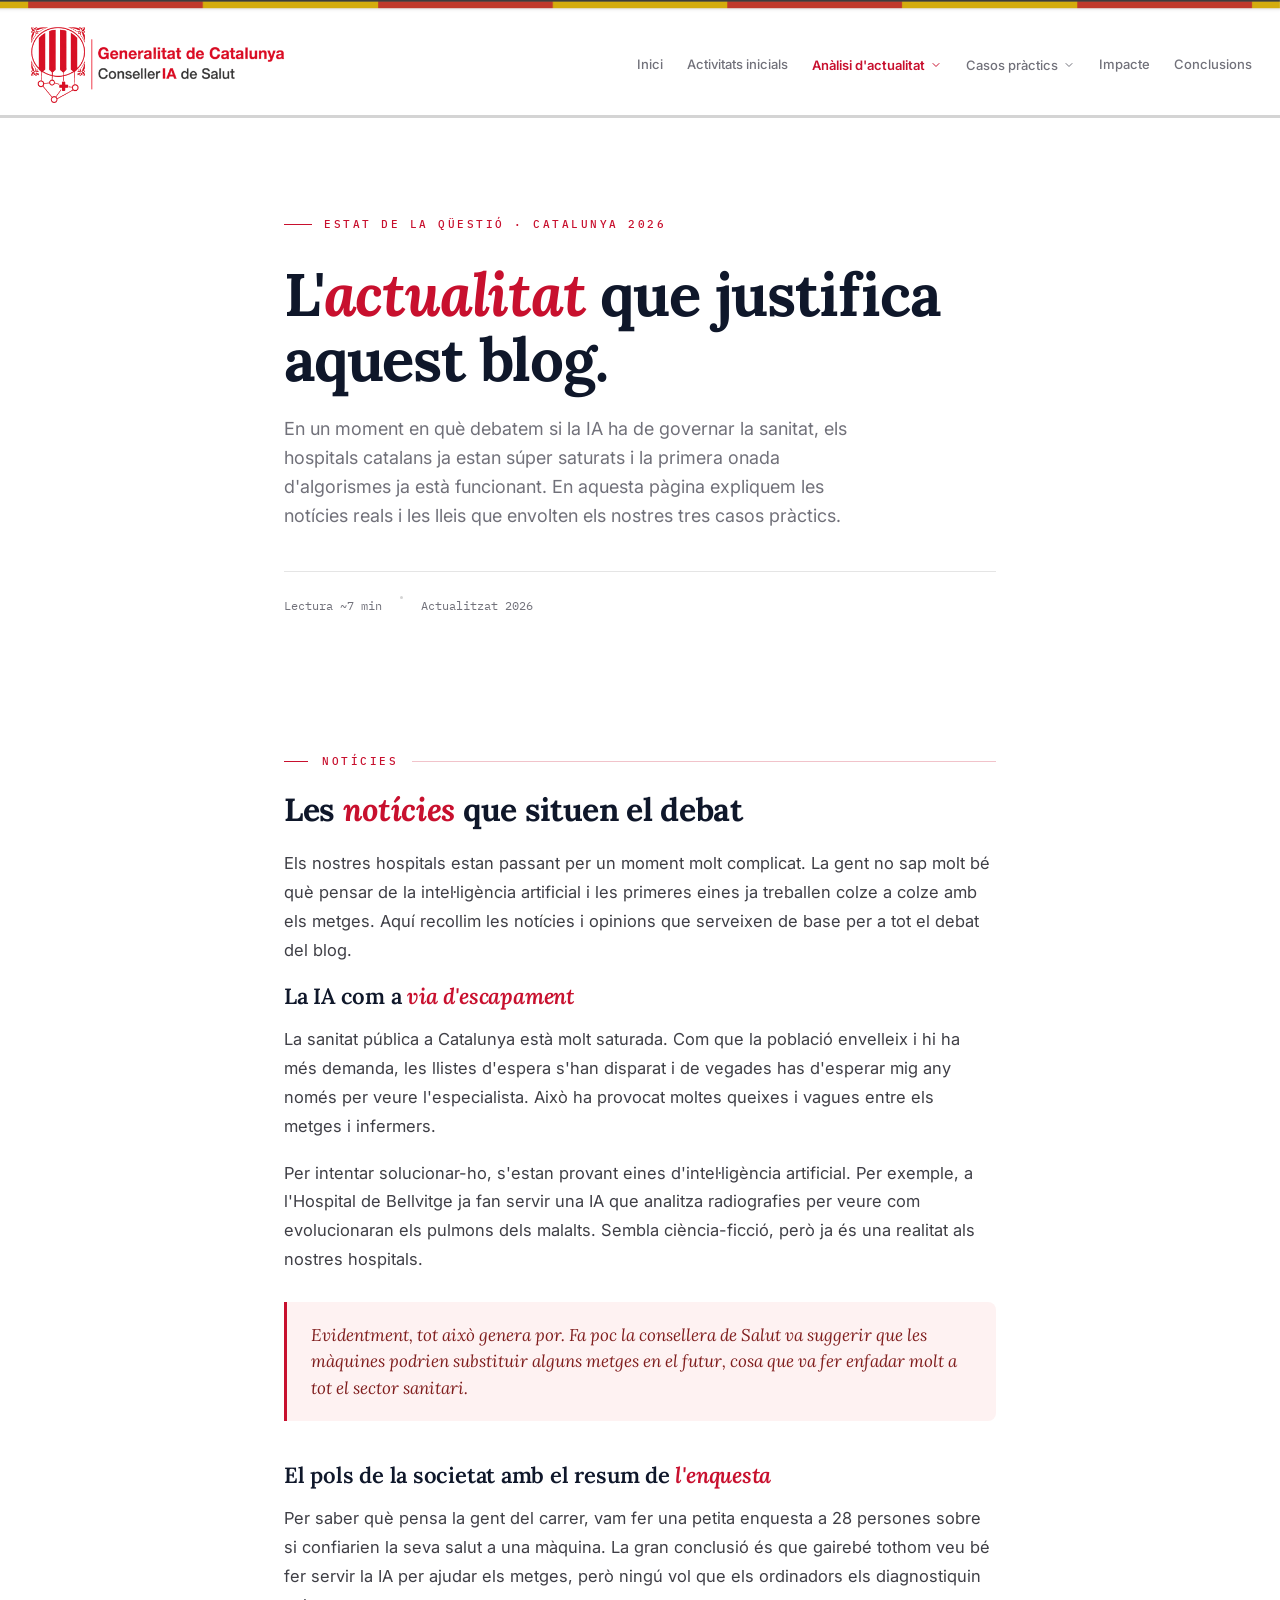
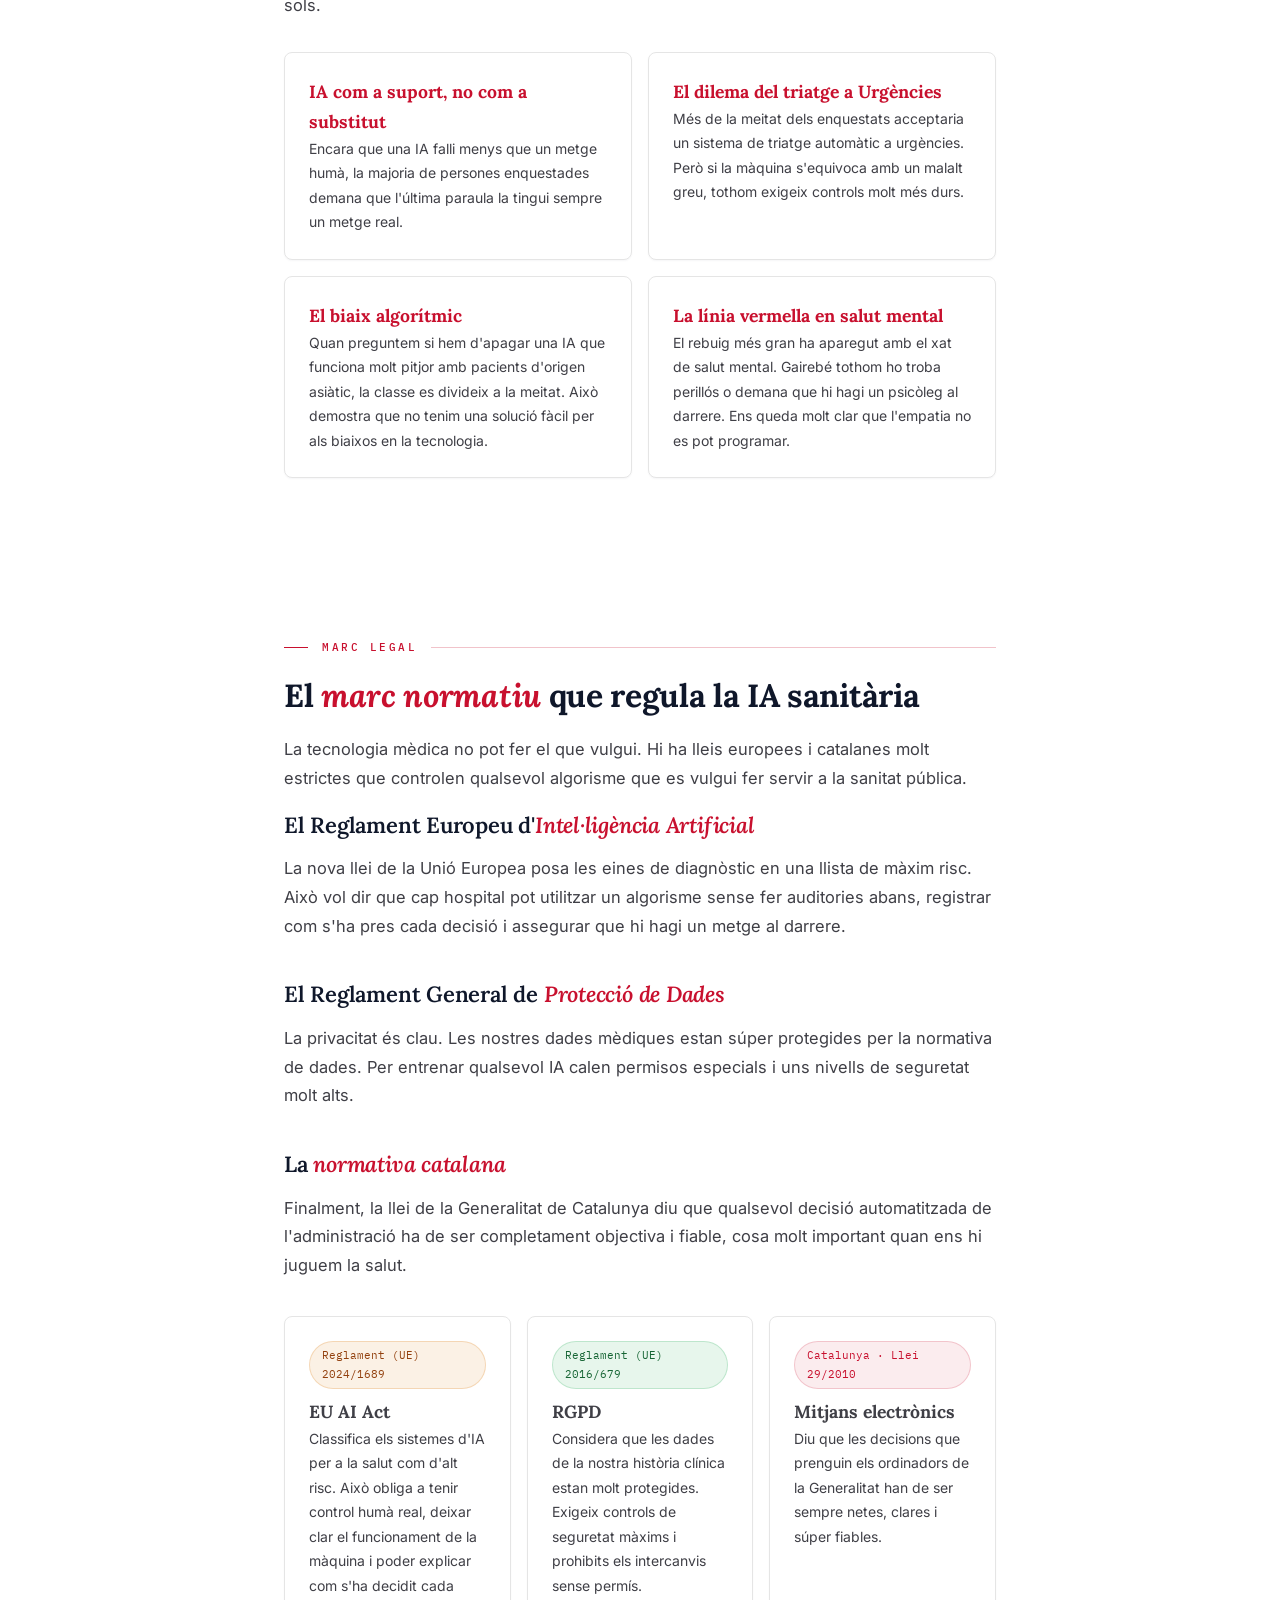
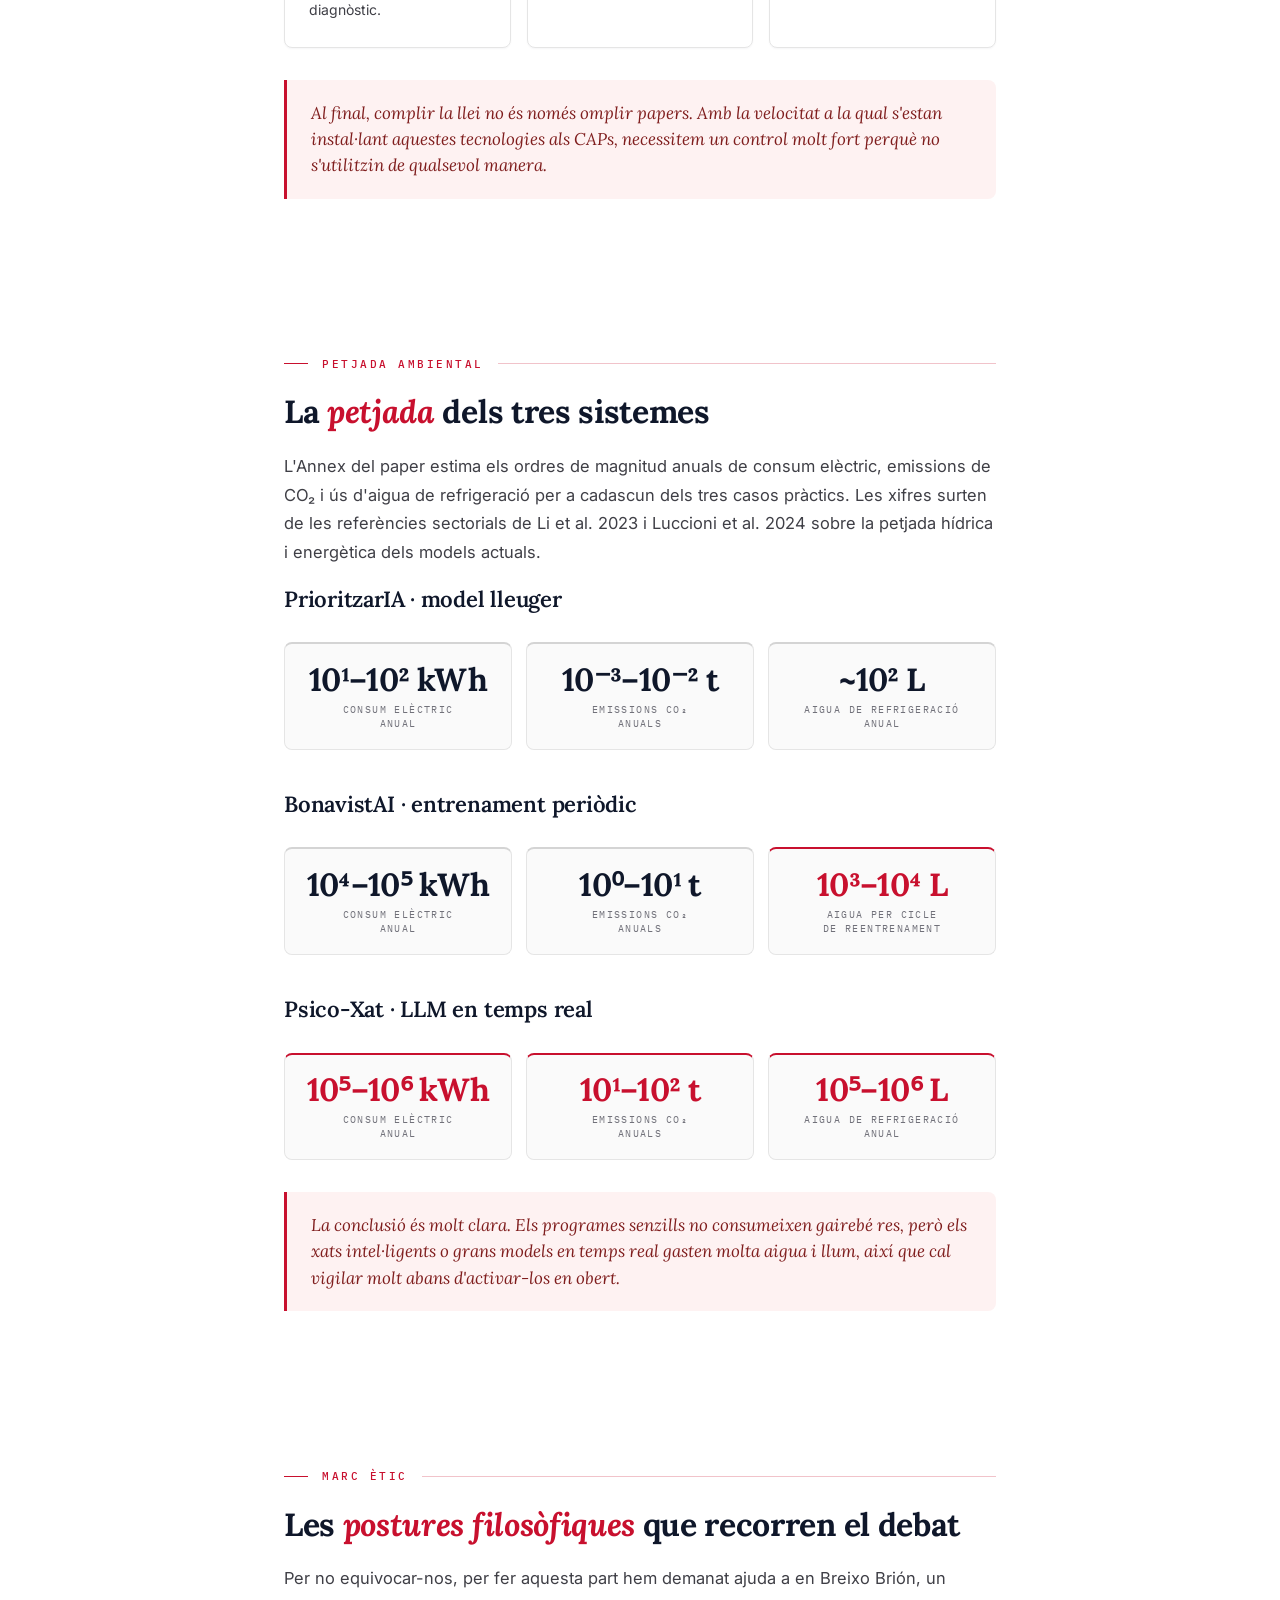
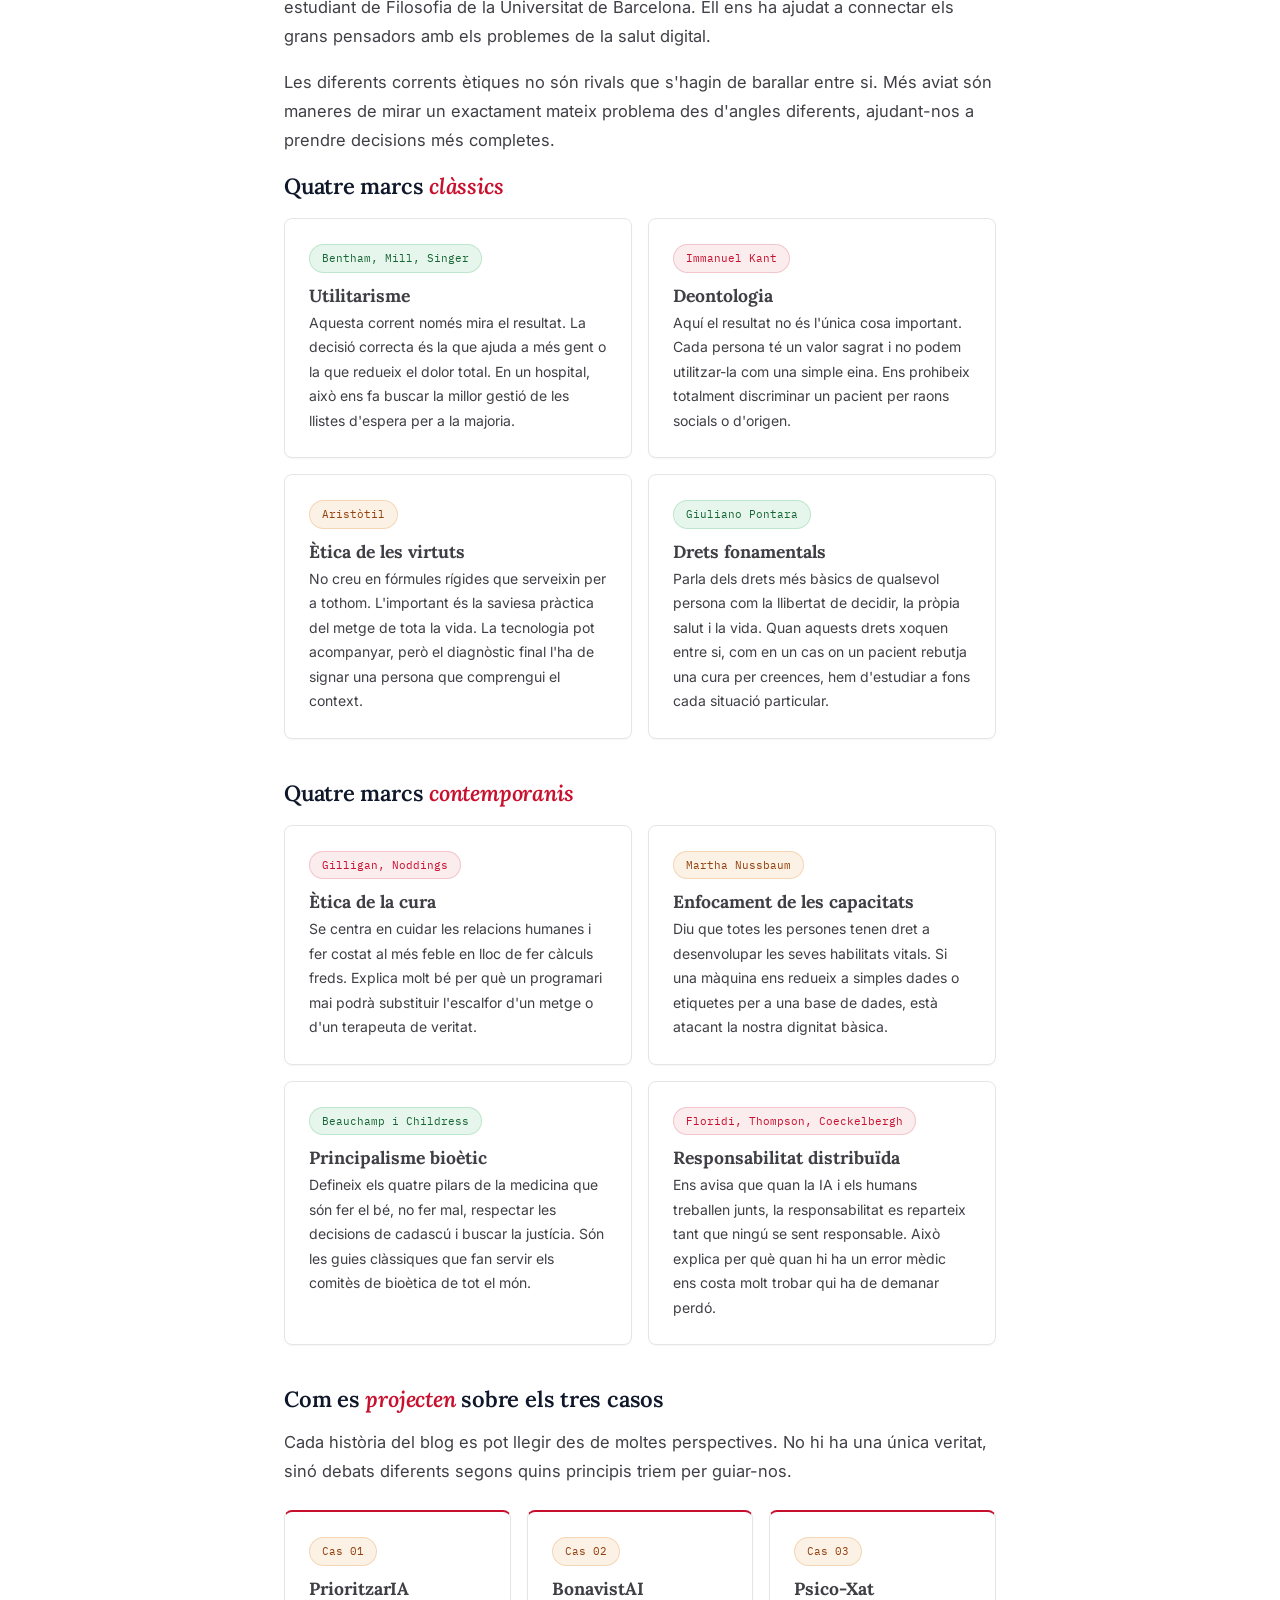
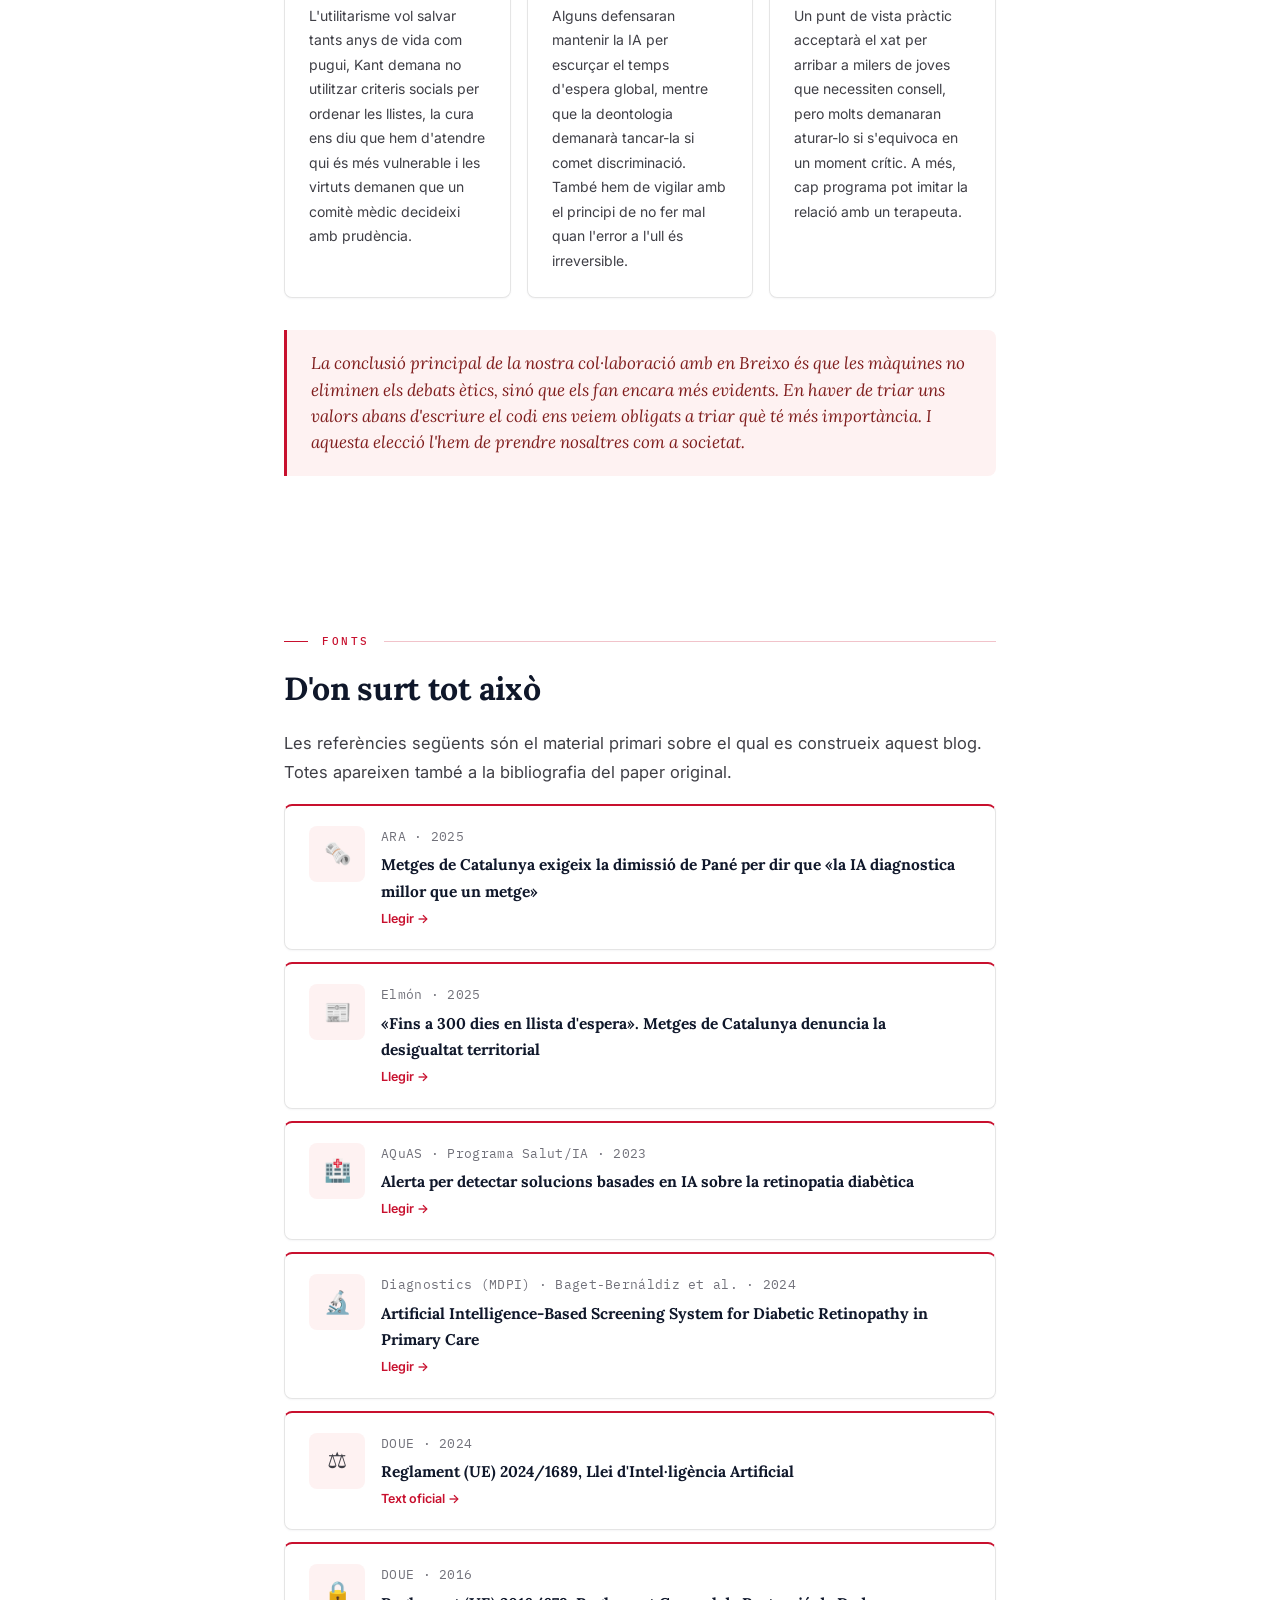
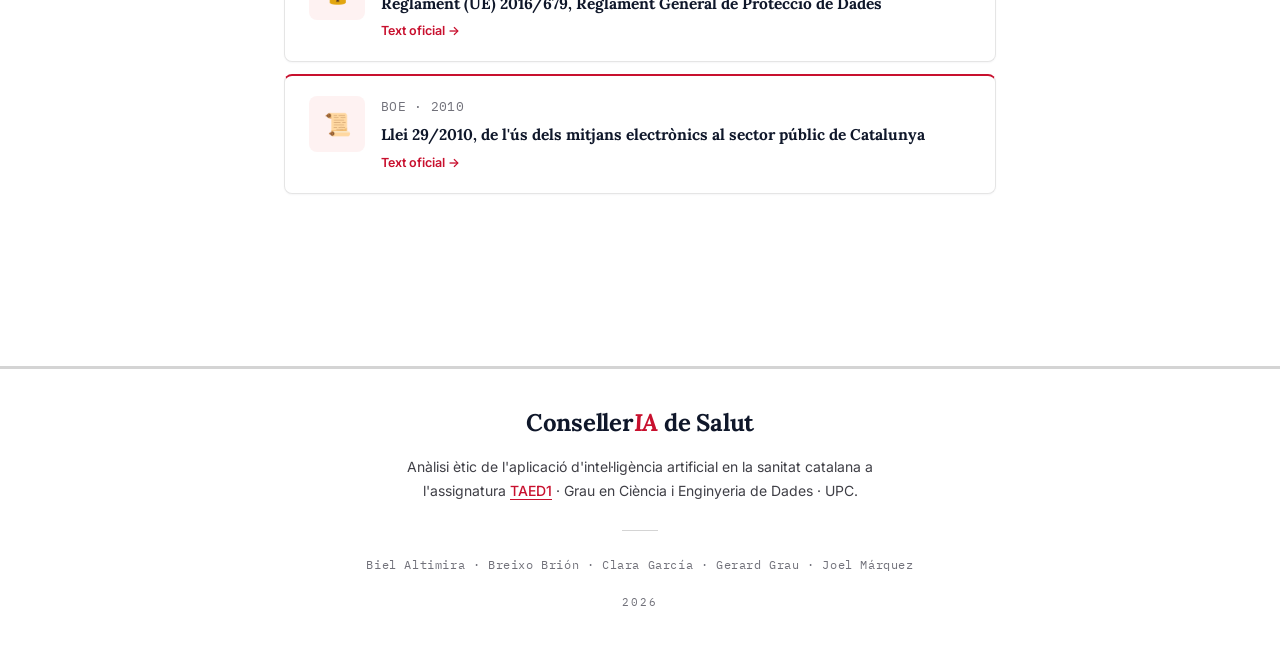
<file: blog/actualitat.html>
<!DOCTYPE html>
<html lang="ca">

<head>
  <meta charset="UTF-8">
  <meta name="viewport" content="width=device-width, initial-scale=1.0">
  <title>Ètica a la ConsellerIA de Salut</title>
  <meta name="description"
    content="Estat actual de la sanitat catalana, primera onada d'algoritmes al SISCAT i marc legal vigent. Context periodístic per a l'anàlisi ètic de la ConsellerIA.">
  <link rel="icon" type="image/png" href="assets/img/favicon.png">
  <link rel="preconnect" href="https://fonts.googleapis.com">
  <link rel="preconnect" href="https://fonts.gstatic.com" crossorigin>
  <link rel="stylesheet" href="https://fonts.googleapis.com/css2?family=Lora:ital,wght@0,500;0,600;0,700;1,400;1,500&family=Inter:wght@300;400;500;600;700&family=IBM+Plex+Mono:wght@400;500&display=swap">
  <link rel="stylesheet" href="assets/shared.css">
  <style>
    .subsection-title {
      font-family: var(--font-serif);
      font-size: 22px;
      font-weight: 600;
      color: var(--text);
      margin-top: 2.5rem;
      margin-bottom: 0.85rem;
      letter-spacing: -0.01em;
      line-height: 1.35;
    }
    .subsection-title em {
      font-style: italic;
      color: var(--accent);
    }
    .subsection-title.first {
      margin-top: 0.5rem;
    }
  </style>
</head>

<body>

  <div class="senyera-bar" aria-hidden="true"></div>

  <nav>
    <a class="nav-logo" href="index.html" aria-label="ConsellerIA de Salut">
      <img src="assets/img/conselleria-logo.png" alt="ConsellerIA de Salut · Generalitat de Catalunya">
    </a>
    <div class="nav-links">
      <a href="index.html">Inici</a>
      <a href="joc-resultats.html">Activitats inicials</a>
      <div class="nav-dropdown">
        <button type="button" class="nav-dropdown-toggle" aria-haspopup="true" aria-expanded="false">
          Anàlisi d'actualitat
          <svg class="nav-chevron" viewBox="0 0 24 24" width="12" height="12" fill="none" stroke="currentColor"
            stroke-width="2" stroke-linecap="round" stroke-linejoin="round" aria-hidden="true">
            <path d="M6 9l6 6 6-6" />
          </svg>
        </button>
        <div class="nav-dropdown-menu" role="menu">
          <a href="actualitat.html#noticies" role="menuitem">Notícies</a>
          <a href="actualitat.html#marc-legal" role="menuitem">Marc legal</a>
          <a href="actualitat.html#marc-etic" role="menuitem">Marc ètic</a>
        </div>
      </div>
      <div class="nav-dropdown">
        <button type="button" class="nav-dropdown-toggle" aria-haspopup="true" aria-expanded="false">
          Casos pràctics
          <svg class="nav-chevron" viewBox="0 0 24 24" width="12" height="12" fill="none" stroke="currentColor"
            stroke-width="2" stroke-linecap="round" stroke-linejoin="round" aria-hidden="true">
            <path d="M6 9l6 6 6-6" />
          </svg>
        </button>
        <div class="nav-dropdown-menu" role="menu">
          <a href="prioritzaria.html" role="menuitem">PrioritzarIA</a>
          <a href="bonavistai.html" role="menuitem">BonavistAI</a>
          <a href="psico-xat.html" role="menuitem">Psico-Xat</a>
        </div>
      </div>
      <a href="costos.html">Impacte</a>
      <a href="conclusions.html">Conclusions</a>
    </div>
  </nav>

  <header class="hero">
    <div class="hero-eyebrow">Estat de la qüestió · Catalunya 2026</div>
    <h1>L'<em>actualitat</em> que justifica aquest blog.</h1>
    <p class="hero-sub">En un moment en què debatem si la IA ha de governar la sanitat, els hospitals catalans ja estan súper saturats i la primera onada d'algorismes ja està funcionant. En aquesta pàgina expliquem les notícies reals i les lleis que envolten els nostres tres casos pràctics.</p>
    <div class="hero-meta">
      <span>Lectura ~7 min</span>
      <span class="dot"></span>
      <span>Actualitzat 2026</span>
    </div>
  </header>

  <main class="container">

    <section id="noticies" class="reveal">
      <div class="section-label">Notícies</div>
      <h2>Les <em>notícies</em> que situen el debat</h2>
      <p>Els nostres hospitals estan passant per un moment molt complicat. La gent no sap molt bé què pensar de la intel·ligència artificial i les primeres eines ja treballen colze a colze amb els metges. Aquí recollim les notícies i opinions que serveixen de base per a tot el debat del blog.</p>

      <h3 class="subsection-title first">La IA com a <em>via d'escapament</em></h3>
      <p>La sanitat pública a Catalunya està molt saturada. Com que la població envelleix i hi ha més demanda, les llistes d'espera s'han disparat i de vegades has d'esperar mig any només per veure l'especialista. Això ha provocat moltes queixes i vagues entre els metges i infermers.</p>
      <p>Per intentar solucionar-ho, s'estan provant eines d'intel·ligència artificial. Per exemple, a l'Hospital de Bellvitge ja fan servir una IA que analitza radiografies per veure com evolucionaran els pulmons dels malalts. Sembla ciència-ficció, però ja és una realitat als nostres hospitals.</p>
      <div class="callout">
        <p>Evidentment, tot això genera por. Fa poc la consellera de Salut va suggerir que les màquines podrien substituir alguns metges en el futur, cosa que va fer enfadar molt a tot el sector sanitari.</p>
      </div>

      <h3 class="subsection-title">El pols de la societat amb el resum de <em>l'enquesta</em></h3>
      <p>Per saber què pensa la gent del carrer, vam fer una petita enquesta a 28 persones sobre si confiarien la seva salut a una màquina. La gran conclusió és que gairebé tothom veu bé fer servir la IA per ajudar els metges, però ningú vol que els ordinadors els diagnostiquin sols.</p>

      <div class="card-grid" style="grid-template-columns: 1fr 1fr; gap: 1rem;">
        <div class="card" style="padding: 1.5rem">
          <h4 style="margin-top: 0; font-size: 1.1rem; color: var(--accent); font-family: var(--font-serif);">IA com a suport, no com a substitut</h4>
          <p style="margin-bottom: 0; font-size: 14px;">Encara que una IA falli menys que un metge humà, la majoria de persones enquestades demana que l'última paraula la tingui sempre un metge real.</p>
        </div>
        <div class="card" style="padding: 1.5rem">
          <h4 style="margin-top: 0; font-size: 1.1rem; color: var(--accent); font-family: var(--font-serif);">El dilema del triatge a Urgències</h4>
          <p style="margin-bottom: 0; font-size: 14px;">Més de la meitat dels enquestats acceptaria un sistema de triatge automàtic a urgències. Però si la màquina s'equivoca amb un malalt greu, tothom exigeix controls molt més durs.</p>
        </div>
        <div class="card" style="padding: 1.5rem">
          <h4 style="margin-top: 0; font-size: 1.1rem; color: var(--accent); font-family: var(--font-serif);">El biaix algorítmic</h4>
          <p style="margin-bottom: 0; font-size: 14px;">Quan preguntem si hem d'apagar una IA que funciona molt pitjor amb pacients d'origen asiàtic, la classe es divideix a la meitat. Això demostra que no tenim una solució fàcil per als biaixos en la tecnologia.</p>
        </div>
        <div class="card" style="padding: 1.5rem">
          <h4 style="margin-top: 0; font-size: 1.1rem; color: var(--accent); font-family: var(--font-serif);">La línia vermella en salut mental</h4>
          <p style="margin-bottom: 0; font-size: 14px;">El rebuig més gran ha aparegut amb el xat de salut mental. Gairebé tothom ho troba perillós o demana que hi hagi un psicòleg al darrere. Ens queda molt clar que l'empatia no es pot programar.</p>
        </div>
      </div>
    </section>

    <section id="marc-legal" class="reveal">
      <div class="section-label">Marc legal</div>
      <h2>El <em>marc normatiu</em> que regula la IA sanitària</h2>
      <p>La tecnologia mèdica no pot fer el que vulgui. Hi ha lleis europees i catalanes molt estrictes que controlen qualsevol algorisme que es vulgui fer servir a la sanitat pública.</p>

      <h3 class="subsection-title first">El Reglament Europeu d'<em>Intel·ligència Artificial</em></h3>
      <p>La nova llei de la Unió Europea posa les eines de diagnòstic en una llista de màxim risc. Això vol dir que cap hospital pot utilitzar un algorisme sense fer auditories abans, registrar com s'ha pres cada decisió i assegurar que hi hagi un metge al darrere.</p>

      <h3 class="subsection-title">El Reglament General de <em>Protecció de Dades</em></h3>
      <p>La privacitat és clau. Les nostres dades mèdiques estan súper protegides per la normativa de dades. Per entrenar qualsevol IA calen permisos especials i uns nivells de seguretat molt alts.</p>

      <h3 class="subsection-title">La <em>normativa catalana</em></h3>
      <p>Finalment, la llei de la Generalitat de Catalunya diu que qualsevol decisió automatitzada de l'administració ha de ser completament objectiva i fiable, cosa molt important quan ens hi juguem la salut.</p>

      <div class="card-grid" style="grid-template-columns: 1fr 1fr 1fr; gap: 1rem; margin-top: 2.25rem;">
        <div class="card" style="padding: 1.5rem">
          <span class="chip chip-mb" style="margin-bottom: 0.5rem; display: inline-block;">Reglament (UE) 2024/1689</span>
          <h4 style="margin-top: 0; font-size: 1.1rem; font-family: var(--font-serif);">EU AI Act</h4>
          <p style="font-size: 14px; margin-bottom: 0; color: var(--body);">Classifica els sistemes d'IA per a la salut com d'alt risc. Això obliga a tenir control humà real, deixar clar el funcionament de la màquina i poder explicar com s'ha decidit cada diagnòstic.</p>
        </div>
        <div class="card" style="padding: 1.5rem">
          <span class="chip chip-in" style="margin-bottom: 0.5rem; display: inline-block;">Reglament (UE) 2016/679</span>
          <h4 style="margin-top: 0; font-size: 1.1rem; font-family: var(--font-serif);">RGPD</h4>
          <p style="font-size: 14px; margin-bottom: 0; color: var(--body);">Considera que les dades de la nostra història clínica estan molt protegides. Exigeix controls de seguretat màxims i prohibits els intercanvis sense permís.</p>
        </div>
        <div class="card" style="padding: 1.5rem">
          <span class="chip chip-out" style="margin-bottom: 0.5rem; display: inline-block;">Catalunya · Llei 29/2010</span>
          <h4 style="margin-top: 0; font-size: 1.1rem; font-family: var(--font-serif);">Mitjans electrònics</h4>
          <p style="font-size: 14px; margin-bottom: 0; color: var(--body);">Diu que les decisions que prenguin els ordinadors de la Generalitat han de ser sempre netes, clares i súper fiables.</p>
        </div>
      </div>

      <div class="callout" style="margin-top: 2rem;">
        <p>Al final, complir la llei no és només omplir papers. Amb la velocitat a la qual s'estan instal·lant aquestes tecnologies als CAPs, necessitem un control molt fort perquè no s'utilitzin de qualsevol manera.</p>
      </div>
    </section>

    <section id="petjada" class="reveal">
      <div class="section-label">Petjada ambiental</div>
      <h2>La <em>petjada</em> dels tres sistemes</h2>
      <p>L'Annex del paper estima els ordres de magnitud anuals de consum elèctric, emissions de CO₂ i ús d'aigua de refrigeració per a cadascun dels tres casos pràctics. Les xifres surten de les referències sectorials de Li et al. 2023 i Luccioni et al. 2024 sobre la petjada hídrica i energètica dels models actuals.</p>

      <h3 class="subsection-title first">PrioritzarIA · model lleuger</h3>
      <div class="impact-grid">
        <div class="impact-card muted">
          <div class="impact-num">10¹–10² kWh</div>
          <div class="impact-lbl">Consum elèctric<br>anual</div>
        </div>
        <div class="impact-card muted">
          <div class="impact-num">10⁻³–10⁻² t</div>
          <div class="impact-lbl">Emissions CO₂<br>anuals</div>
        </div>
        <div class="impact-card muted">
          <div class="impact-num">~10² L</div>
          <div class="impact-lbl">Aigua de refrigeració<br>anual</div>
        </div>
      </div>

      <h3 class="subsection-title">BonavistAI · entrenament periòdic</h3>
      <div class="impact-grid">
        <div class="impact-card muted">
          <div class="impact-num">10⁴–10⁵ kWh</div>
          <div class="impact-lbl">Consum elèctric<br>anual</div>
        </div>
        <div class="impact-card muted">
          <div class="impact-num">10⁰–10¹ t</div>
          <div class="impact-lbl">Emissions CO₂<br>anuals</div>
        </div>
        <div class="impact-card alert">
          <div class="impact-num">10³–10⁴ L</div>
          <div class="impact-lbl">Aigua per cicle<br>de reentrenament</div>
        </div>
      </div>

      <h3 class="subsection-title">Psico-Xat · LLM en temps real</h3>
      <div class="impact-grid">
        <div class="impact-card alert">
          <div class="impact-num">10⁵–10⁶ kWh</div>
          <div class="impact-lbl">Consum elèctric<br>anual</div>
        </div>
        <div class="impact-card alert">
          <div class="impact-num">10¹–10² t</div>
          <div class="impact-lbl">Emissions CO₂<br>anuals</div>
        </div>
        <div class="impact-card alert">
          <div class="impact-num">10⁵–10⁶ L</div>
          <div class="impact-lbl">Aigua de refrigeració<br>anual</div>
        </div>
      </div>

      <div class="callout" style="margin-top: 2rem;">
        <p>La conclusió és molt clara. Els programes senzills no consumeixen gairebé res, però els xats intel·ligents o grans models en temps real gasten molta aigua i llum, així que cal vigilar molt abans d'activar-los en obert.</p>
      </div>
    </section>

    <section id="marc-etic" class="reveal">
      <div class="section-label">Marc ètic</div>
      <h2>Les <em>postures filosòfiques</em> que recorren el debat</h2>
      <p>Per no equivocar-nos, per fer aquesta part hem demanat ajuda a en Breixo Brión, un estudiant de Filosofia de la Universitat de Barcelona. Ell ens ha ajudat a connectar els grans pensadors amb els problemes de la salut digital.</p>
      <p>Les diferents corrents ètiques no són rivals que s'hagin de barallar entre si. Més aviat són maneres de mirar un exactament mateix problema des d'angles diferents, ajudant-nos a prendre decisions més completes.</p>

      <h3 class="subsection-title first">Quatre marcs <em>clàssics</em></h3>
      <div class="card-grid" style="grid-template-columns: 1fr 1fr; gap: 1rem; margin-top: 1rem;">
        <div class="card" style="padding: 1.5rem">
          <span class="chip chip-in" style="margin-bottom: 0.5rem; display: inline-block;">Bentham, Mill, Singer</span>
          <h4 style="margin-top: 0; font-size: 1.1rem; font-family: var(--font-serif);">Utilitarisme</h4>
          <p style="font-size: 14px; margin-bottom: 0; color: var(--body);">Aquesta corrent només mira el resultat. La decisió correcta és la que ajuda a més gent o la que redueix el dolor total. En un hospital, això ens fa buscar la millor gestió de les llistes d'espera per a la majoria.</p>
        </div>
        <div class="card" style="padding: 1.5rem">
          <span class="chip chip-out" style="margin-bottom: 0.5rem; display: inline-block;">Immanuel Kant</span>
          <h4 style="margin-top: 0; font-size: 1.1rem; font-family: var(--font-serif);">Deontologia</h4>
          <p style="font-size: 14px; margin-bottom: 0; color: var(--body);">Aquí el resultat no és l'única cosa important. Cada persona té un valor sagrat i no podem utilitzar-la com una simple eina. Ens prohibeix totalment discriminar un pacient per raons socials o d'origen.</p>
        </div>
        <div class="card" style="padding: 1.5rem">
          <span class="chip chip-mb" style="margin-bottom: 0.5rem; display: inline-block;">Aristòtil</span>
          <h4 style="margin-top: 0; font-size: 1.1rem; font-family: var(--font-serif);">Ètica de les virtuts</h4>
          <p style="font-size: 14px; margin-bottom: 0; color: var(--body);">No creu en fórmules rígides que serveixin per a tothom. L'important és la saviesa pràctica del metge de tota la vida. La tecnologia pot acompanyar, però el diagnòstic final l'ha de signar una persona que comprengui el context.</p>
        </div>
        <div class="card" style="padding: 1.5rem">
          <span class="chip chip-in" style="margin-bottom: 0.5rem; display: inline-block;">Giuliano Pontara</span>
          <h4 style="margin-top: 0; font-size: 1.1rem; font-family: var(--font-serif);">Drets fonamentals</h4>
          <p style="font-size: 14px; margin-bottom: 0; color: var(--body);">Parla dels drets més bàsics de qualsevol persona com la llibertat de decidir, la pròpia salut i la vida. Quan aquests drets xoquen entre si, com en un cas on un pacient rebutja una cura per creences, hem d'estudiar a fons cada situació particular.</p>
        </div>
      </div>

      <h3 class="subsection-title">Quatre marcs <em>contemporanis</em></h3>
      <div class="card-grid" style="grid-template-columns: 1fr 1fr; gap: 1rem; margin-top: 1rem;">
        <div class="card" style="padding: 1.5rem">
          <span class="chip chip-out" style="margin-bottom: 0.5rem; display: inline-block;">Gilligan, Noddings</span>
          <h4 style="margin-top: 0; font-size: 1.1rem; font-family: var(--font-serif);">Ètica de la cura</h4>
          <p style="font-size: 14px; margin-bottom: 0; color: var(--body);">Se centra en cuidar les relacions humanes i fer costat al més feble en lloc de fer càlculs freds. Explica molt bé per què un programari mai podrà substituir l'escalfor d'un metge o d'un terapeuta de veritat.</p>
        </div>
        <div class="card" style="padding: 1.5rem">
          <span class="chip chip-mb" style="margin-bottom: 0.5rem; display: inline-block;">Martha Nussbaum</span>
          <h4 style="margin-top: 0; font-size: 1.1rem; font-family: var(--font-serif);">Enfocament de les capacitats</h4>
          <p style="font-size: 14px; margin-bottom: 0; color: var(--body);">Diu que totes les persones tenen dret a desenvolupar les seves habilitats vitals. Si una màquina ens redueix a simples dades o etiquetes per a una base de dades, està atacant la nostra dignitat bàsica.</p>
        </div>
        <div class="card" style="padding: 1.5rem">
          <span class="chip chip-in" style="margin-bottom: 0.5rem; display: inline-block;">Beauchamp i Childress</span>
          <h4 style="margin-top: 0; font-size: 1.1rem; font-family: var(--font-serif);">Principalisme bioètic</h4>
          <p style="font-size: 14px; margin-bottom: 0; color: var(--body);">Defineix els quatre pilars de la medicina que són fer el bé, no fer mal, respectar les decisions de cadascú i buscar la justícia. Són les guies clàssiques que fan servir els comitès de bioètica de tot el món.</p>
        </div>
        <div class="card" style="padding: 1.5rem">
          <span class="chip chip-out" style="margin-bottom: 0.5rem; display: inline-block;">Floridi, Thompson, Coeckelbergh</span>
          <h4 style="margin-top: 0; font-size: 1.1rem; font-family: var(--font-serif);">Responsabilitat distribuïda</h4>
          <p style="font-size: 14px; margin-bottom: 0; color: var(--body);">Ens avisa que quan la IA i els humans treballen junts, la responsabilitat es reparteix tant que ningú se sent responsable. Això explica per què quan hi ha un error mèdic ens costa molt trobar qui ha de demanar perdó.</p>
        </div>
      </div>

      <h3 class="subsection-title">Com es <em>projecten</em> sobre els tres casos</h3>
      <p>Cada història del blog es pot llegir des de moltes perspectives. No hi ha una única veritat, sinó debats diferents segons quins principis triem per guiar-nos.</p>

      <div class="card-grid" style="grid-template-columns: 1fr 1fr 1fr; gap: 1rem; margin-top: 1.5rem;">
        <div class="card" style="padding: 1.5rem; border-top: 2px solid var(--accent);">
          <span class="chip chip-mb" style="margin-bottom: 0.5rem; display: inline-block;">Cas 01</span>
          <h4 style="margin-top: 0; font-size: 1.1rem; font-family: var(--font-serif);">PrioritzarIA</h4>
          <p style="font-size: 14px; margin-bottom: 0; color: var(--body);">L'utilitarisme vol salvar tants anys de vida com pugui, Kant demana no utilitzar criteris socials per ordenar les llistes, la cura ens diu que hem d'atendre qui és més vulnerable i les virtuts demanen que un comitè mèdic decideixi amb prudència.</p>
        </div>
        <div class="card" style="padding: 1.5rem; border-top: 2px solid var(--accent);">
          <span class="chip chip-mb" style="margin-bottom: 0.5rem; display: inline-block;">Cas 02</span>
          <h4 style="margin-top: 0; font-size: 1.1rem; font-family: var(--font-serif);">BonavistAI</h4>
          <p style="font-size: 14px; margin-bottom: 0; color: var(--body);">Alguns defensaran mantenir la IA per escurçar el temps d'espera global, mentre que la deontologia demanarà tancar-la si comet discriminació. També hem de vigilar amb el principi de no fer mal quan l'error a l'ull és irreversible.</p>
        </div>
        <div class="card" style="padding: 1.5rem; border-top: 2px solid var(--accent);">
          <span class="chip chip-mb" style="margin-bottom: 0.5rem; display: inline-block;">Cas 03</span>
          <h4 style="margin-top: 0; font-size: 1.1rem; font-family: var(--font-serif);">Psico-Xat</h4>
          <p style="font-size: 14px; margin-bottom: 0; color: var(--body);">Un punt de vista pràctic acceptarà el xat per arribar a milers de joves que necessiten consell, pero molts demanaran aturar-lo si s'equivoca en un moment crític. A més, cap programa pot imitar la relació amb un terapeuta.</p>
        </div>
      </div>

      <div class="callout" style="margin-top: 2rem;">
        <p>La conclusió principal de la nostra col·laboració amb en Breixo és que les màquines no eliminen els debats ètics, sinó que els fan encara més evidents. En haver de triar uns valors abans d'escriure el codi ens veiem obligats a triar què té més importància. I aquesta elecció l'hem de prendre nosaltres com a societat.</p>
      </div>
    </section>

    <section id="fonts" class="reveal">
      <div class="section-label">Fonts</div>
      <h2>D'on surt tot això</h2>
      <p>Les referències següents són el material primari sobre el qual es construeix aquest blog. Totes apareixen també a la bibliografia del paper original.</p>

      <a class="reading-card" href="https://www.ara.cat/societat/salut/metges-catalunya-exigeix-rectificacio-dimissio-pane-dir-ia-diagnostica-millor_1_5569713.html" target="_blank" rel="noopener noreferrer">
        <div class="reading-thumb">🗞️</div>
        <div>
          <div class="reading-meta">ARA · 2025</div>
          <div class="reading-title">Metges de Catalunya exigeix la dimissió de Pané per dir que «la IA diagnostica millor que un metge»</div>
          <div class="reading-cta">Llegir →</div>
        </div>
      </a>

      <a class="reading-card" href="https://elmon.cat/es/sociedad/salud/hasta-300-dias-en-lista-de-espera-metges-de-catalunya-denuncia-desigualdad-territorial-1025357/" target="_blank" rel="noopener noreferrer">
        <div class="reading-thumb">📰</div>
        <div>
          <div class="reading-meta">Elmón · 2025</div>
          <div class="reading-title">«Fins a 300 dies en llista d'espera». Metges de Catalunya denuncia la desigualtat territorial</div>
          <div class="reading-cta">Llegir →</div>
        </div>
      </a>

      <a class="reading-card" href="https://iasalut.cat/en/noticia/alerta-per-detectar-solucions-basades-en-intelligencia-artificial-sobre-la-retinopatia-diabetica/" target="_blank" rel="noopener noreferrer">
        <div class="reading-thumb">🏥</div>
        <div>
          <div class="reading-meta">AQuAS · Programa Salut/IA · 2023</div>
          <div class="reading-title">Alerta per detectar solucions basades en IA sobre la retinopatia diabètica</div>
          <div class="reading-cta">Llegir →</div>
        </div>
      </a>

      <a class="reading-card" href="https://pubmed.ncbi.nlm.nih.gov/39272776/" target="_blank" rel="noopener noreferrer">
        <div class="reading-thumb">🔬</div>
        <div>
          <div class="reading-meta">Diagnostics (MDPI) · Baget-Bernáldiz et al. · 2024</div>
          <div class="reading-title">Artificial Intelligence-Based Screening System for Diabetic Retinopathy in Primary Care</div>
          <div class="reading-cta">Llegir →</div>
        </div>
      </a>

      <a class="reading-card" href="https://eur-lex.europa.eu/eli/reg/2024/1689/oj" target="_blank" rel="noopener noreferrer">
        <div class="reading-thumb">⚖️</div>
        <div>
          <div class="reading-meta">DOUE · 2024</div>
          <div class="reading-title">Reglament (UE) 2024/1689, Llei d'Intel·ligència Artificial</div>
          <div class="reading-cta">Text oficial →</div>
        </div>
      </a>

      <a class="reading-card" href="https://eur-lex.europa.eu/eli/reg/2016/679/oj" target="_blank" rel="noopener noreferrer">
        <div class="reading-thumb">🔒</div>
        <div>
          <div class="reading-meta">DOUE · 2016</div>
          <div class="reading-title">Reglament (UE) 2016/679, Reglament General de Protecció de Dades</div>
          <div class="reading-cta">Text oficial →</div>
        </div>
      </a>

      <a class="reading-card" href="https://www.boe.es/buscar/act.php?id=BOE-A-2010-13843" target="_blank" rel="noopener noreferrer">
        <div class="reading-thumb">📜</div>
        <div>
          <div class="reading-meta">BOE · 2010</div>
          <div class="reading-title">Llei 29/2010, de l'ús dels mitjans electrònics al sector públic de Catalunya</div>
          <div class="reading-cta">Text oficial →</div>
        </div>
      </a>
    </section>

  </main>

  <footer>
    <div class="footer-inner">
      <span class="footer-brand">Conseller<em>IA</em> de Salut</span>
      <p class="footer-description">
        Anàlisi ètic de l'aplicació d'intel·ligència artificial en la sanitat catalana a l'assignatura
        <a href="https://www.fib.upc.edu/ca/graus/grau-en-ciencia-i-enginyeria-de-dades/pla-destudis/assignatures/TAED1-GCED"
          target="_blank" rel="noopener">TAED1</a>
        · Grau en Ciència i Enginyeria de Dades · UPC.
      </p>
      <div class="footer-divider"></div>
      <p class="footer-authors">
        Biel Altimira · Breixo Brión · Clara García · Gerard Grau · Joel Márquez
      </p>
      <span class="footer-meta">2026</span>
    </div>
  </footer>

  <script src="assets/shared.js"></script>
</body>

</html>
</file>
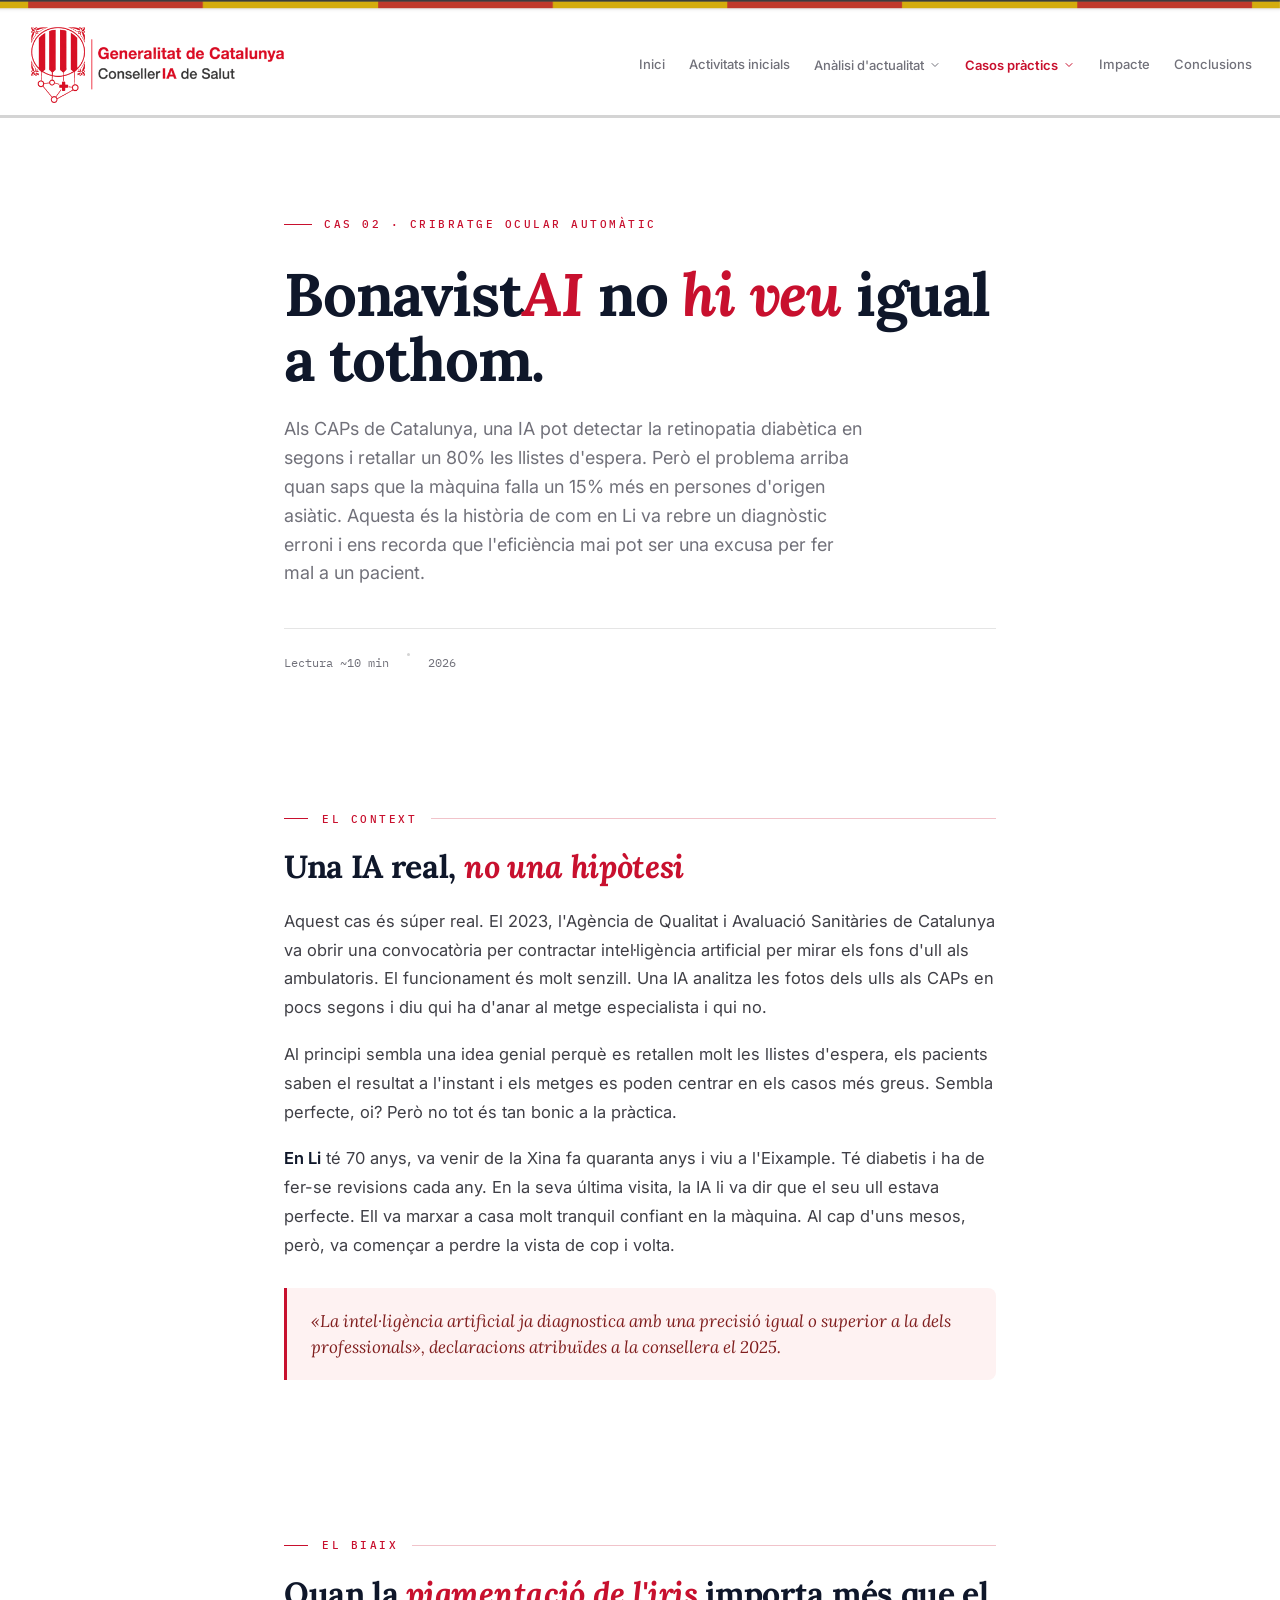
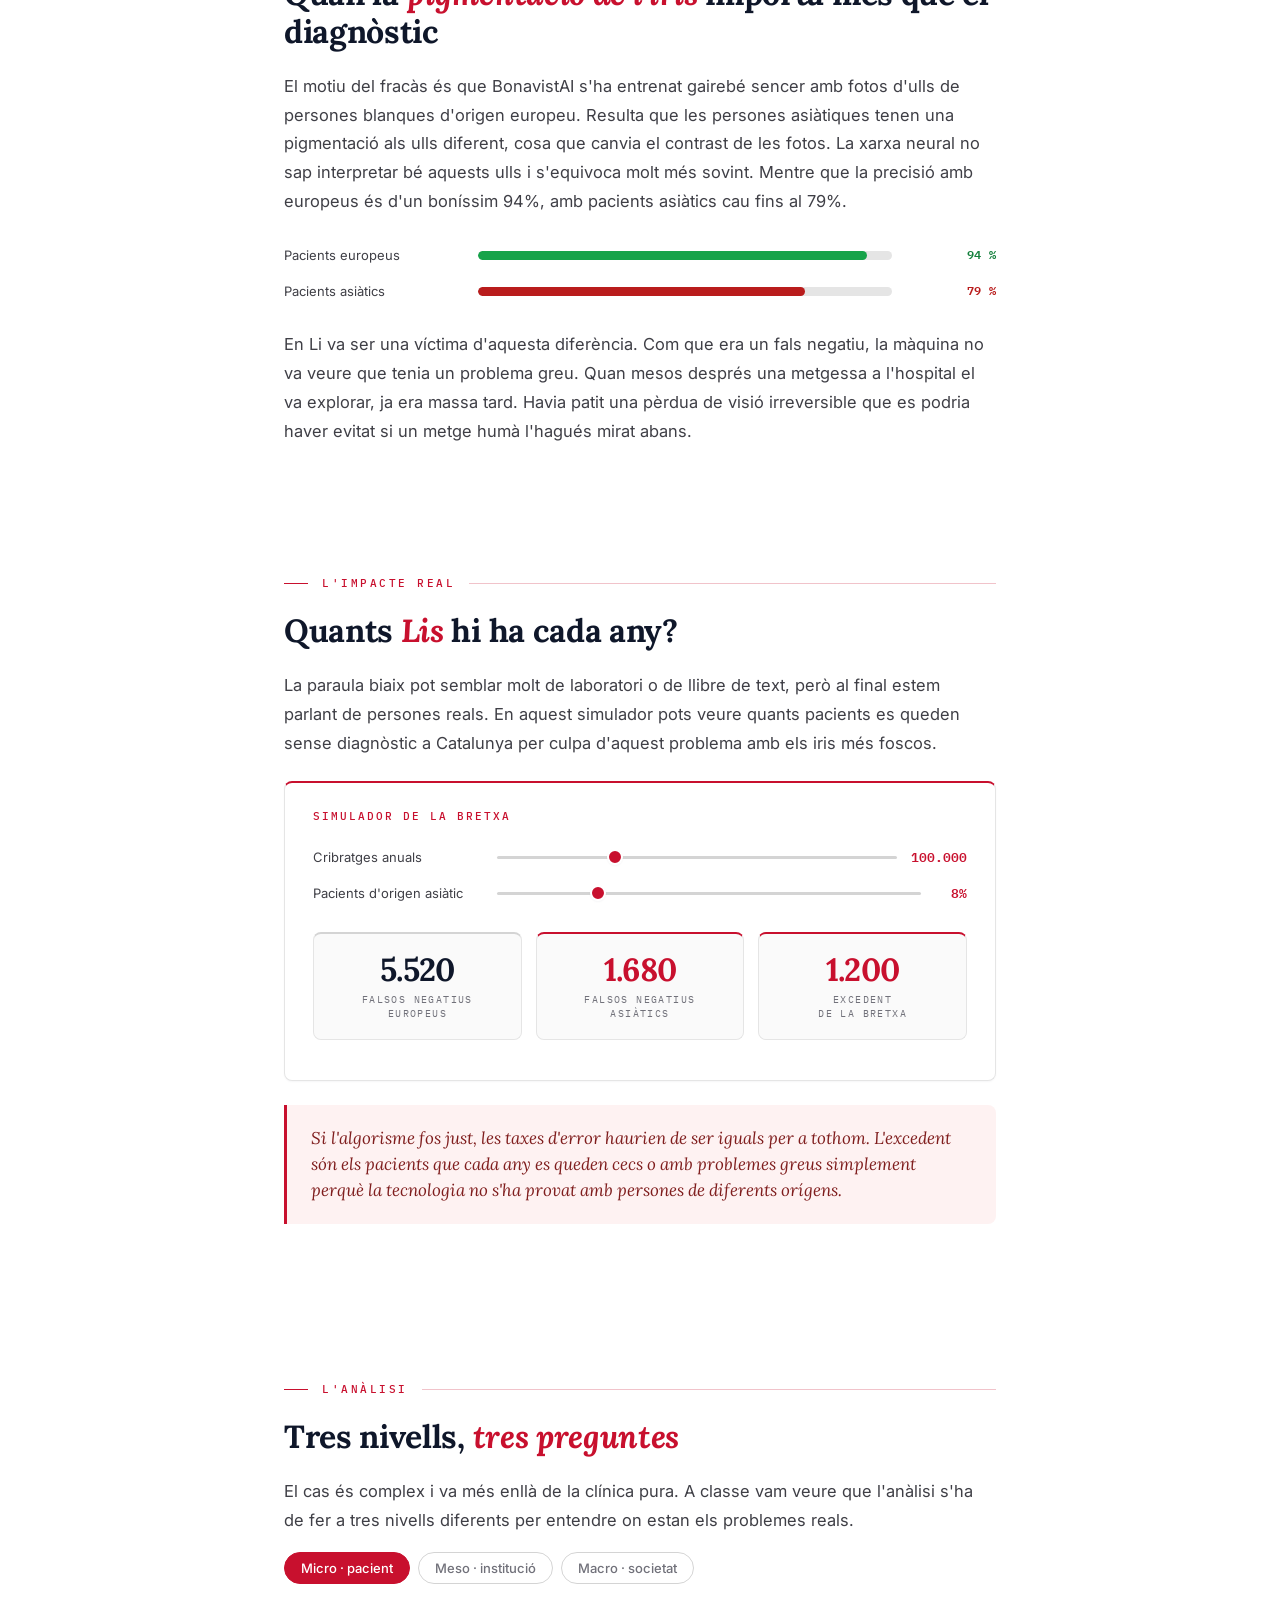
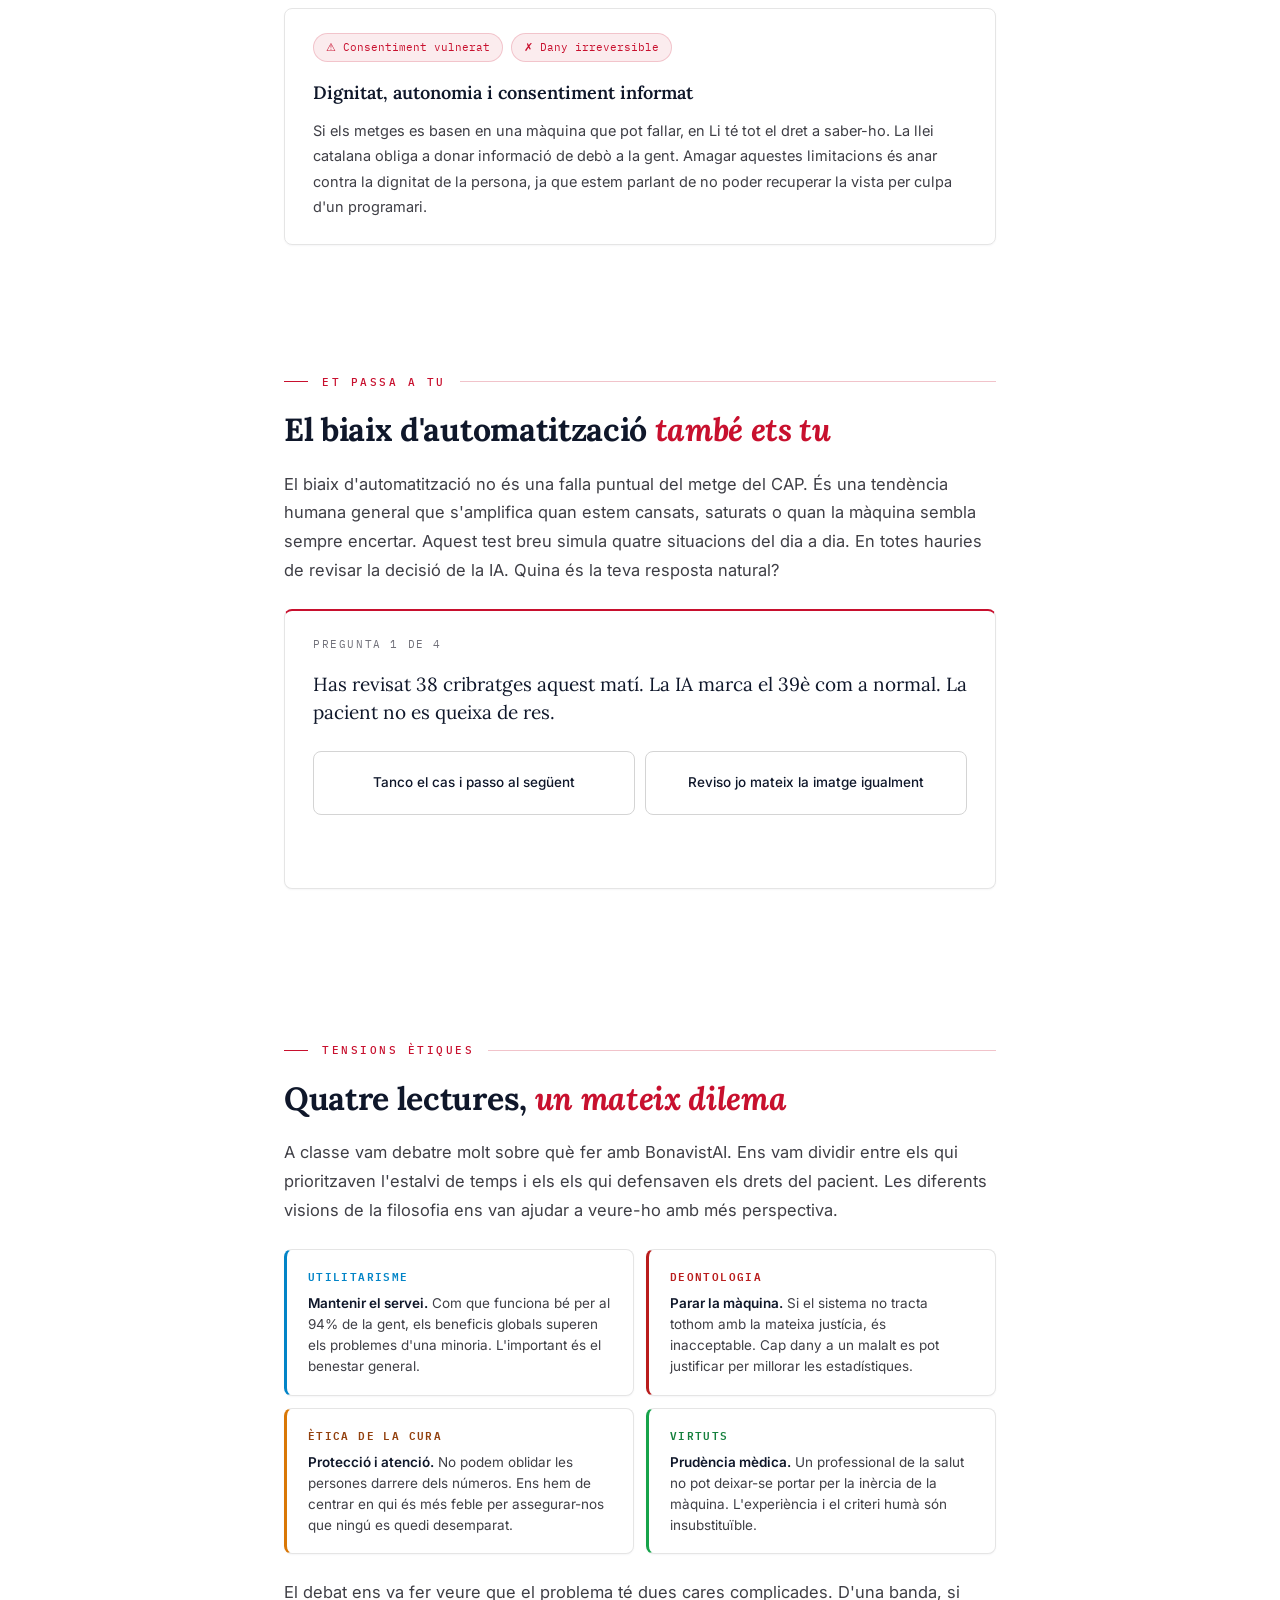
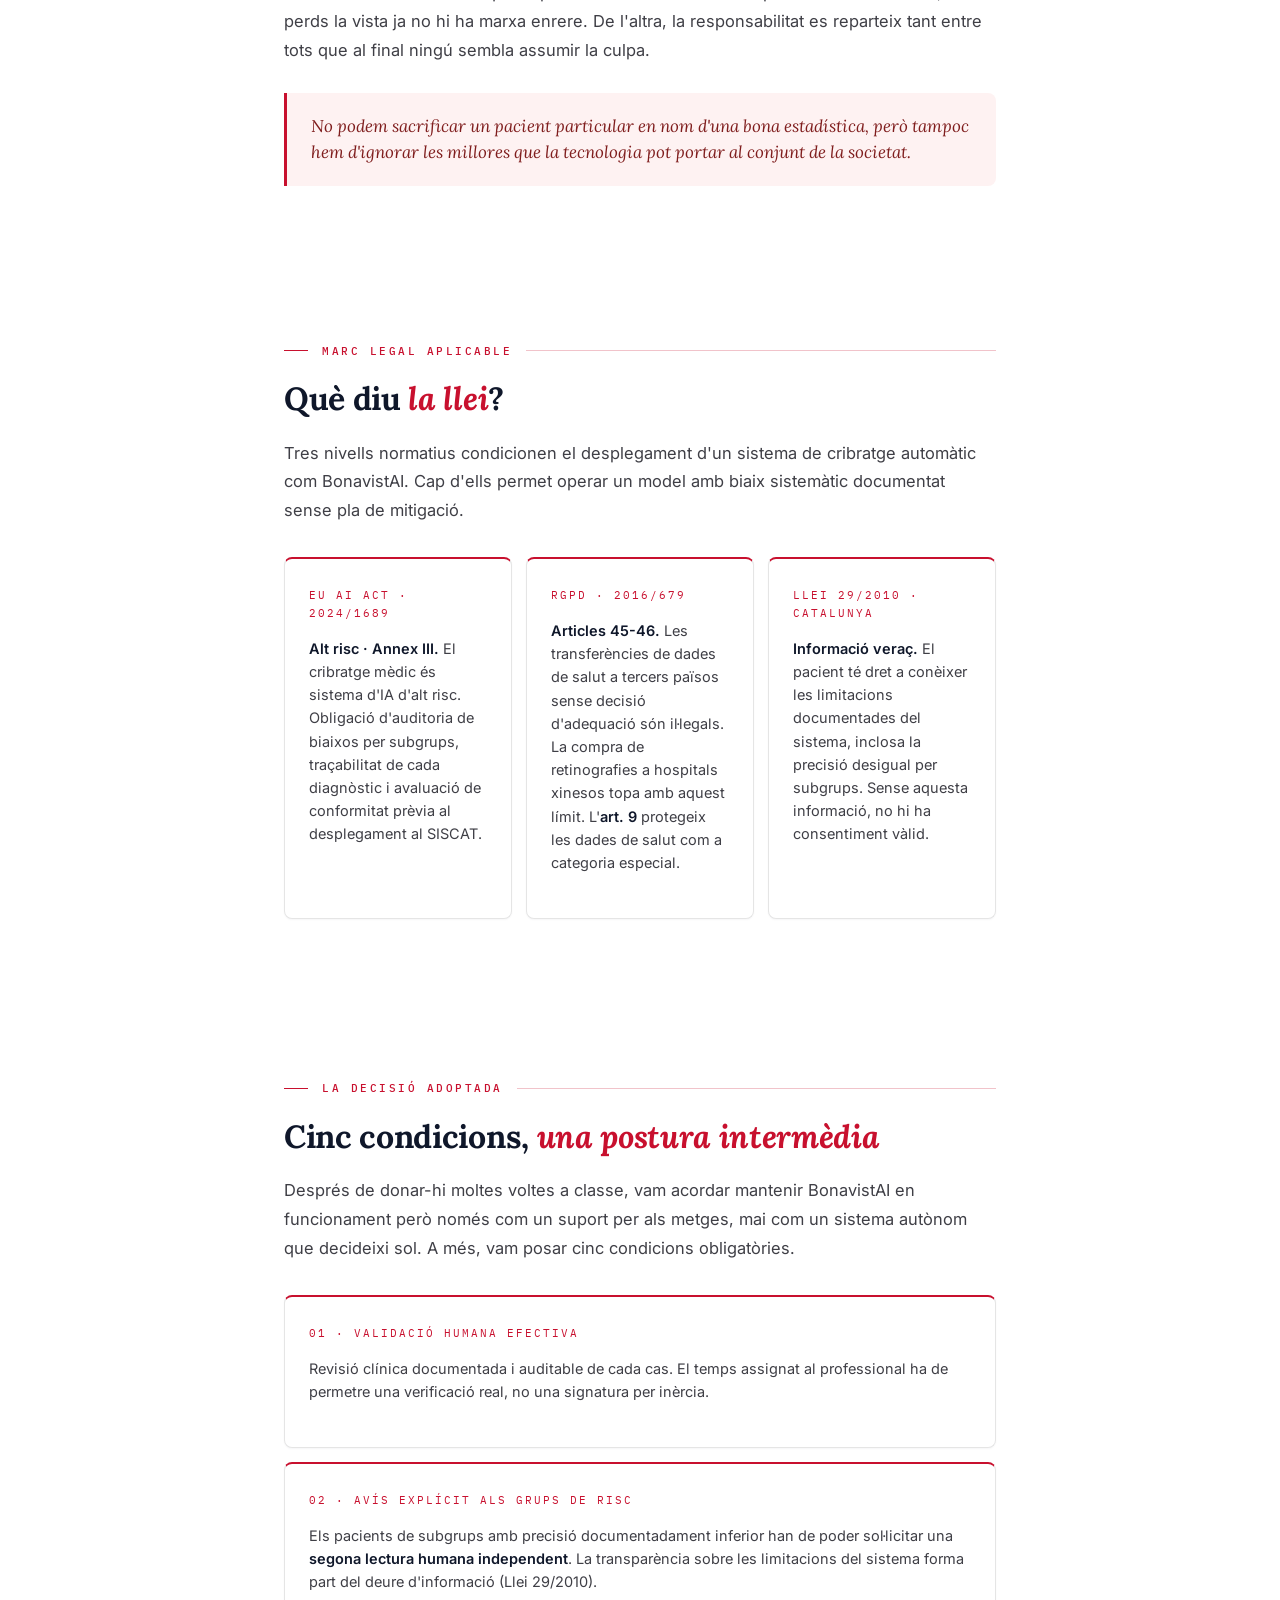
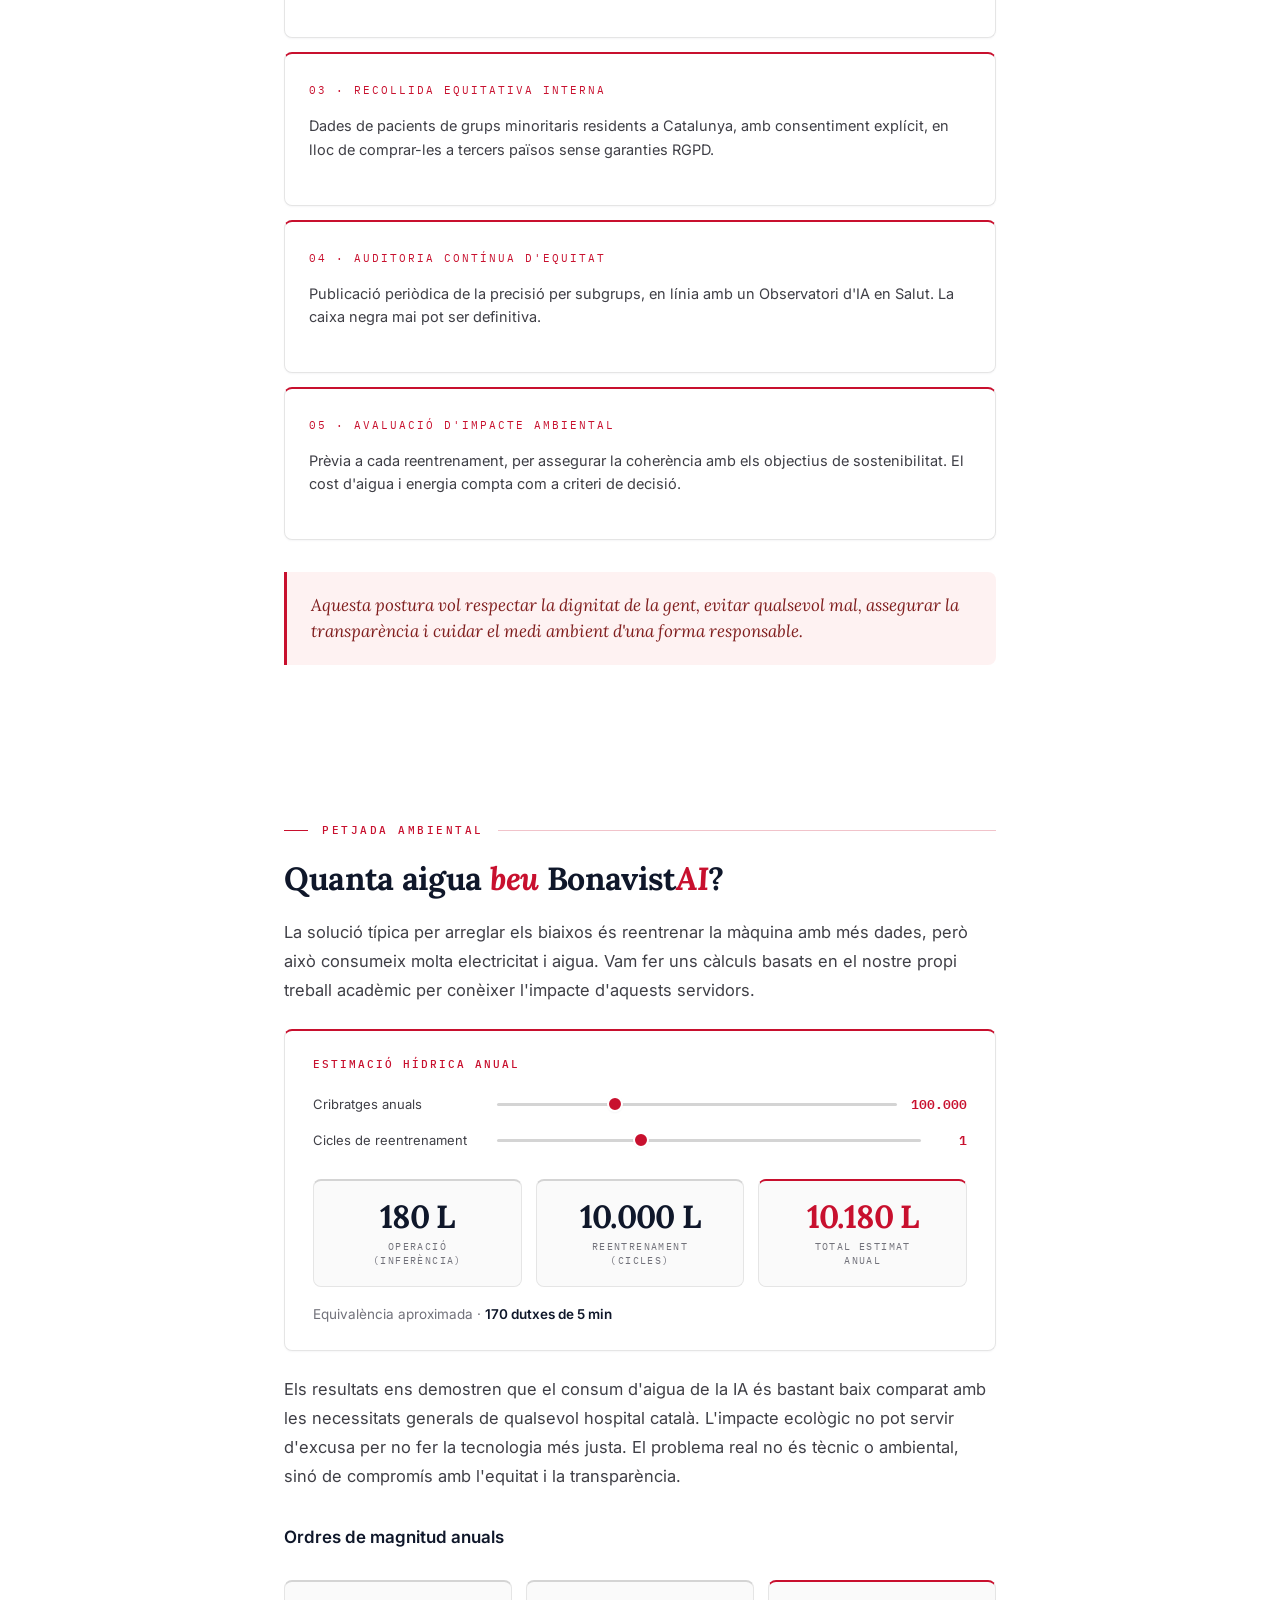
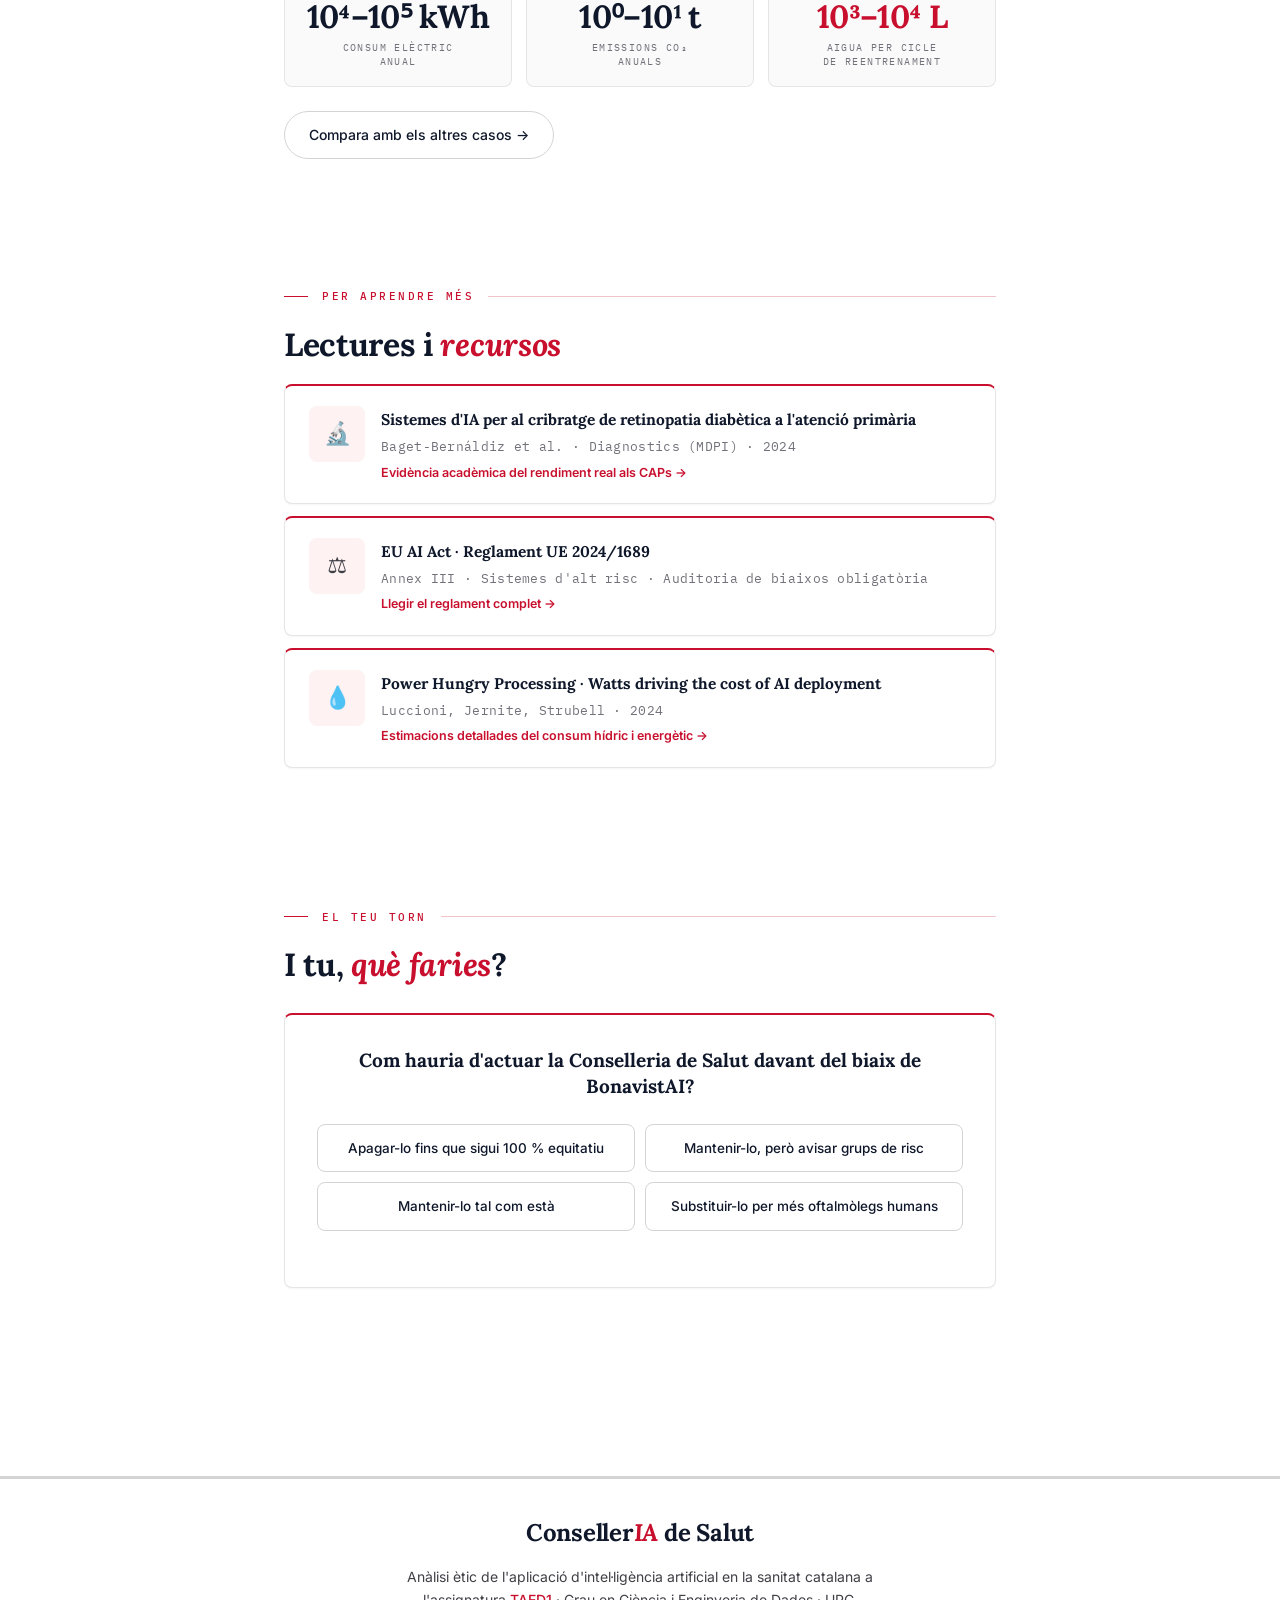
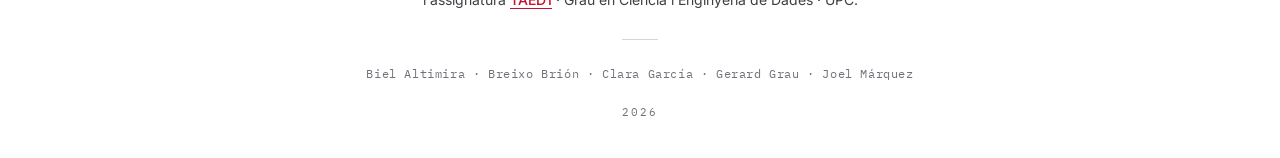
<file: blog/bonavistai.html>
<!DOCTYPE html>
<html lang="ca">

<head>
  <meta charset="UTF-8">
  <meta name="viewport" content="width=device-width, initial-scale=1.0">
  <title>Ètica a la ConsellerIA de Salut</title>
  <meta name="description"
    content="L'eficiència de la IA i el dret a un diagnòstic just. Anàlisi del biaix algorítmic en el cribratge de retinopatia diabètica.">
  <link rel="icon" type="image/png" href="assets/img/favicon.png">
  <link rel="preconnect" href="https://fonts.googleapis.com">
  <link rel="preconnect" href="https://fonts.gstatic.com" crossorigin>
  <link rel="stylesheet"
    href="https://fonts.googleapis.com/css2?family=Lora:ital,wght@0,500;0,600;0,700;1,400;1,500&family=Inter:wght@300;400;500;600;700&family=IBM+Plex+Mono:wght@400;500&display=swap">
  <link rel="stylesheet" href="assets/shared.css">
</head>

<body>

  <div class="senyera-bar" aria-hidden="true"></div>

  <nav>
    <a class="nav-logo" href="index.html" aria-label="ConsellerIA de Salut">
      <img src="assets/img/conselleria-logo.png" alt="ConsellerIA de Salut · Generalitat de Catalunya">
    </a>
    <div class="nav-links">
      <a href="index.html">Inici</a>
      <a href="joc-resultats.html">Activitats inicials</a>
      <div class="nav-dropdown">
        <button type="button" class="nav-dropdown-toggle" aria-haspopup="true" aria-expanded="false">
          Anàlisi d'actualitat
          <svg class="nav-chevron" viewBox="0 0 24 24" width="12" height="12" fill="none" stroke="currentColor"
            stroke-width="2" stroke-linecap="round" stroke-linejoin="round" aria-hidden="true">
            <path d="M6 9l6 6 6-6" />
          </svg>
        </button>
        <div class="nav-dropdown-menu" role="menu">
          <a href="actualitat.html#noticies" role="menuitem">Notícies</a>
          <a href="actualitat.html#marc-legal" role="menuitem">Marc legal</a>
          <a href="actualitat.html#marc-etic" role="menuitem">Marc ètic</a>
        </div>
      </div>
      <div class="nav-dropdown">
        <button type="button" class="nav-dropdown-toggle" aria-haspopup="true" aria-expanded="false">
          Casos pràctics
          <svg class="nav-chevron" viewBox="0 0 24 24" width="12" height="12" fill="none" stroke="currentColor"
            stroke-width="2" stroke-linecap="round" stroke-linejoin="round" aria-hidden="true">
            <path d="M6 9l6 6 6-6" />
          </svg>
        </button>
        <div class="nav-dropdown-menu" role="menu">
          <a href="prioritzaria.html" role="menuitem">PrioritzarIA</a>
          <a href="bonavistai.html" role="menuitem">BonavistAI</a>
          <a href="psico-xat.html" role="menuitem">Psico-Xat</a>
        </div>
      </div>
      <a href="costos.html">Impacte</a>
      <a href="conclusions.html">Conclusions</a>
    </div>
  </nav>

  <header class="hero">
    <div class="hero-eyebrow">Cas 02 · Cribratge ocular automàtic</div>
    <h1>Bonavist<em>AI</em> no <em>hi veu</em> igual a tothom.</h1>
    <p class="hero-sub">Als CAPs de Catalunya, una IA pot detectar la retinopatia diabètica en segons i retallar un 80% les llistes d'espera. Però el problema arriba quan saps que la màquina falla un 15% més en persones d'origen asiàtic. Aquesta és la història de com en Li va rebre un diagnòstic erroni i ens recorda que l'eficiència mai pot ser una excusa per fer mal a un pacient.</p>
    <div class="hero-meta">
      <span>Lectura ~10 min</span>
      <span class="dot"></span>
      <span>2026</span>
    </div>
  </header>

  <main class="container">

    <section id="context" class="reveal">
      <div class="section-label">El context</div>
      <h2>Una IA real, <em>no una hipòtesi</em></h2>
      <p>Aquest cas és súper real. El 2023, l'Agència de Qualitat i Avaluació Sanitàries de Catalunya va obrir una convocatòria per contractar intel·ligència artificial per mirar els fons d'ull als ambulatoris. El funcionament és molt senzill. Una IA analitza les fotos dels ulls als CAPs en pocs segons i diu qui ha d'anar al metge especialista i qui no.</p>
      <p>Al principi sembla una idea genial perquè es retallen molt les llistes d'espera, els pacients saben el resultat a l'instant i els metges es poden centrar en els casos més greus. Sembla perfecte, oi? Però no tot és tan bonic a la pràctica.</p>
      <p><strong>En Li</strong> té 70 anys, va venir de la Xina fa quaranta anys i viu a l'Eixample. Té diabetis i ha de fer-se revisions cada any. En la seva última visita, la IA li va dir que el seu ull estava perfecte. Ell va marxar a casa molt tranquil confiant en la màquina. Al cap d'uns mesos, però, va començar a perdre la vista de cop i volta.</p>
      <div class="callout">
        <p>«La intel·ligència artificial ja diagnostica amb una precisió igual o superior a la dels professionals»,
          declaracions atribuïdes a la consellera el 2025.</p>
      </div>
    </section>

    <section id="biaix" class="reveal">
      <div class="section-label">El biaix</div>
      <h2>Quan la <em>pigmentació de l'iris</em> importa més que el diagnòstic</h2>
      <p>El motiu del fracàs és que BonavistAI s'ha entrenat gairebé sencer amb fotos d'ulls de persones blanques d'origen europeu. Resulta que les persones asiàtiques tenen una pigmentació als ulls diferent, cosa que canvia el contrast de les fotos. La xarxa neural no sap interpretar bé aquests ulls i s'equivoca molt més sovint. Mentre que la precisió amb europeus és d'un boníssim 94%, amb pacients asiàtics cau fins al 79%.</p>

      <div style="margin:1.75rem 0">
        <div class="bias-row"><span class="bias-lbl">Pacients europeus</span>
          <div class="bias-track">
            <div class="bias-fill" style="width:94%;background:#16a34a"></div>
          </div><span class="bias-tag" style="color:#15803d">94 %</span>
        </div>
        <div class="bias-row"><span class="bias-lbl">Pacients asiàtics</span>
          <div class="bias-track">
            <div class="bias-fill" style="width:79%;background:#b91c1c"></div>
          </div><span class="bias-tag" style="color:#b91c1c">79 %</span>
        </div>
      </div>

      <p>En Li va ser una víctima d'aquesta diferència. Com que era un fals negatiu, la màquina no va veure que tenia un problema greu. Quan mesos després una metgessa a l'hospital el va explorar, ja era massa tard. Havia patit una pèrdua de visió irreversible que es podria haver evitat si un metge humà l'hagués mirat abans.</p>
    </section>

    <section id="impacte" class="reveal">
      <div class="section-label">L'impacte real</div>
      <h2>Quants <em>Lis</em> hi ha cada any?</h2>
      <p>La paraula biaix pot semblar molt de laboratori o de llibre de text, però al final estem parlant de persones reals. En aquest simulador pots veure quants pacients es queden sense diagnòstic a Catalunya per culpa d'aquest problema amb els iris més foscos.</p>

      <div class="sim-box">
        <div class="sim-title">Simulador de la bretxa</div>

        <div class="slider-row">
          <span class="slider-lbl">Cribratges anuals</span>
          <input type="range" id="s-cribratges" min="20000" max="300000" step="10000" value="100000">
          <span class="slider-val" id="s-cribratges-v">100.000</span>
        </div>
        <div class="slider-row">
          <span class="slider-lbl">Pacients d'origen asiàtic</span>
          <input type="range" id="s-asiatics" min="3" max="25" step="1" value="8">
          <span class="slider-val" id="s-asiatics-v">8 %</span>
        </div>

        <div class="impact-grid">
          <div class="impact-card muted">
            <div class="impact-num" id="o-fn-eur">5.520</div>
            <div class="impact-lbl">Falsos negatius<br>europeus</div>
          </div>
          <div class="impact-card alert">
            <div class="impact-num" id="o-fn-asi">1.680</div>
            <div class="impact-lbl">Falsos negatius<br>asiàtics</div>
          </div>
          <div class="impact-card alert">
            <div class="impact-num" id="o-excedent">1.200</div>
            <div class="impact-lbl">Excedent<br>de la bretxa</div>
          </div>
        </div>
      </div>

      <div class="callout" style="margin-top:1.5rem">
        <p>Si l'algorisme fos just, les taxes d'error haurien de ser iguals per a tothom. L'excedent són els pacients que cada any es queden cecs o amb problemes greus simplement perquè la tecnologia no s'ha provat amb persones de diferents orígens.</p>
      </div>
    </section>

    <section id="nivells" class="reveal">
      <div class="section-label">L'anàlisi</div>
      <h2>Tres nivells, <em>tres preguntes</em></h2>
      <p>El cas és complex i va més enllà de la clínica pura. A classe vam veure que l'anàlisi s'ha de fer a tres nivells diferents per entendre on estan els problemes reals.</p>

      <div class="tab-row">
        <button class="tab-btn active" data-target="lvl-micro">Micro · pacient</button>
        <button class="tab-btn" data-target="lvl-meso">Meso · institució</button>
        <button class="tab-btn" data-target="lvl-macro">Macro · societat</button>
      </div>

      <div class="ethics-panel active" id="lvl-micro">
        <div class="verdict-row">
          <span class="chip chip-out">⚠ Consentiment vulnerat</span>
          <span class="chip chip-out">✗ Dany irreversible</span>
        </div>
        <h3>Dignitat, autonomia i consentiment informat</h3>
        <p>Si els metges es basen en una màquina que pot fallar, en Li té tot el dret a saber-ho. La llei catalana obliga a donar informació de debò a la gent. Amagar aquestes limitacions és anar contra la dignitat de la persona, ja que estem parlant de no poder recuperar la vista per culpa d'un programari.</p>
      </div>

      <div class="ethics-panel" id="lvl-meso">
        <div class="verdict-row">
          <span class="chip chip-mb">⚠ Biaix d'automatització</span>
          <span class="chip chip-mb">⚠ Negligència institucional</span>
        </div>
        <h3>Biaix d'automatització i el problema de les moltes mans</h3>
        <p>Als CAPs la gent va súper saturada. Si la màquina marca que en Li està sa, el metge sovint aprovarà el resultat sense mirar-s'ho dues vegades per falta de temps. Això es diu biaix d'automatització. La culpa es reparteix tant entre l'administració, els creadors del codi i el metge, que al final sembla que ningú n'hagi de respondre davant de la llei. Si l'hospital sap que el sistema falla i no fa res, estem parlant d'una negligència de la mateixa institució.</p>
      </div>

      <div class="ethics-panel" id="lvl-macro">
        <div class="verdict-row">
          <span class="chip chip-out">✗ Dades de la Xina = il·legal</span>
          <span class="chip chip-mb">⚠ Petjada hídrica</span>
        </div>
        <h3>Sobirania tecnològica, RGPD i petjada ambiental</h3>
        <p>Una drecera per solucionar el biaix seria comprar retinografies d'hospitals de la Xina per reentrenar la IA. Però les nostres lleis europees de privacitat ho impedeixen clarament per ser dades mèdiques súper protegides. Comprar-les seria anar contra la llei europea. A més, cada vegada que entrenem el model gastem milers de litres d'aigua per refredar els ordinadors. La millor solució seria aconseguir dades diverses de forma transparent directament de la població que viu a Catalunya.</p>
      </div>
    </section>

    <section id="auto-biaix" class="reveal">
      <div class="section-label">Et passa a tu</div>
      <h2>El biaix d'automatització <em>també ets tu</em></h2>
      <p>El biaix d'automatització no és una falla puntual del metge del CAP. És una tendència humana general que
        s'amplifica quan estem cansats, saturats o quan la màquina sembla sempre encertar. Aquest test breu simula
        quatre situacions del dia a dia. En totes hauries de revisar la decisió de la IA. Quina és la teva resposta
        natural?</p>

      <div class="sim-box" id="quiz-stage" style="min-height:280px"></div>
    </section>

    <section id="tensions" class="reveal">
      <div class="section-label">Tensions ètiques</div>
      <h2>Quatre lectures, <em>un mateix dilema</em></h2>
      <p>A classe vam debatre molt sobre què fer amb BonavistAI. Ens vam dividir entre els qui prioritzaven l'estalvi de temps i els els qui defensaven els drets del pacient. Les diferents visions de la filosofia ens van ajudar a veure-ho amb més perspectiva.</p>

      <div class="resp-grid">
        <div class="resp-card" style="border-left-color:#0284c7">
          <div class="resp-label" style="color:#0284c7">Utilitarisme</div>
          <p><strong>Mantenir el servei.</strong> Com que funciona bé per al 94% de la gent, els beneficis globals superen els problemes d'una minoria. L'important és el benestar general.</p>
        </div>
        <div class="resp-card" style="border-left-color:#b91c1c">
          <div class="resp-label" style="color:#b91c1c">Deontologia</div>
          <p><strong>Parar la màquina.</strong> Si el sistema no tracta tothom amb la mateixa justícia, és inacceptable. Cap dany a un malalt es pot justificar per millorar les estadístiques.</p>
        </div>
        <div class="resp-card" style="border-left-color:#d97706">
          <div class="resp-label" style="color:#92400e">Ètica de la cura</div>
          <p><strong>Protecció i atenció.</strong> No podem oblidar les persones darrere dels números. Ens hem de centrar en qui és més feble per assegurar-nos que ningú es quedi desemparat.</p>
        </div>
        <div class="resp-card" style="border-left-color:#16a34a">
          <div class="resp-label" style="color:#15803d">Virtuts</div>
          <p><strong>Prudència mèdica.</strong> Un professional de la salut no pot deixar-se portar per la inèrcia de la màquina. L'experiència i el criteri humà són insubstituïble.</p>
        </div>
      </div>

      <p style="margin-top:1.5rem">El debat ens va fer veure que el problema té dues cares complicades. D'una banda, si perds la vista ja no hi ha marxa enrere. De l'altra, la responsabilitat es reparteix tant entre tots que al final ningú sembla assumir la culpa.</p>

      <div class="callout">
        <p>No podem sacrificar un pacient particular en nom d'una bona estadística, però tampoc hem d'ignorar les millores que la tecnologia pot portar al conjunt de la societat.</p>
      </div>
    </section>

    <section id="marc-legal" class="reveal">
      <div class="section-label">Marc legal aplicable</div>
      <h2>Què diu <em>la llei</em>?</h2>
      <p>Tres nivells normatius condicionen el desplegament d'un sistema de cribratge automàtic com BonavistAI. Cap d'ells permet operar un model amb biaix sistemàtic documentat sense pla de mitigació.</p>
      <div class="card-grid" style="grid-template-columns: 1fr 1fr 1fr; gap: 14px">
        <div class="card-link" style="cursor:default">
          <span class="card-tag">EU AI Act · 2024/1689</span>
          <p><strong>Alt risc · Annex III.</strong> El cribratge mèdic és sistema d'IA d'alt risc. Obligació d'auditoria de biaixos per subgrups, traçabilitat de cada diagnòstic i avaluació de conformitat prèvia al desplegament al SISCAT.</p>
        </div>
        <div class="card-link" style="cursor:default">
          <span class="card-tag">RGPD · 2016/679</span>
          <p><strong>Articles 45-46.</strong> Les transferències de dades de salut a tercers països sense decisió d'adequació són il·legals. La compra de retinografies a hospitals xinesos topa amb aquest límit. L'<strong>art. 9</strong> protegeix les dades de salut com a categoria especial.</p>
        </div>
        <div class="card-link" style="cursor:default">
          <span class="card-tag">Llei 29/2010 · Catalunya</span>
          <p><strong>Informació veraç.</strong> El pacient té dret a conèixer les limitacions documentades del sistema, inclosa la precisió desigual per subgrups. Sense aquesta informació, no hi ha consentiment vàlid.</p>
        </div>
      </div>
    </section>

    <section id="decisio" class="reveal">
      <div class="section-label">La decisió adoptada</div>
      <h2>Cinc condicions, <em>una postura intermèdia</em></h2>
      <p>Després de donar-hi moltes voltes a classe, vam acordar mantenir BonavistAI en funcionament però només com un suport per als metges, mai com un sistema autònom que decideixi sol. A més, vam posar cinc condicions obligatòries.</p>

      <div class="card-grid" style="grid-template-columns: 1fr; gap: 14px">
        <div class="card-link" style="cursor:default">
          <span class="card-tag">01 · Validació humana efectiva</span>
          <p>Revisió clínica documentada i auditable de cada cas. El temps assignat al professional ha de permetre una
            verificació real, no una signatura per inèrcia.</p>
        </div>
        <div class="card-link" style="cursor:default">
          <span class="card-tag">02 · Avís explícit als grups de risc</span>
          <p>Els pacients de subgrups amb precisió documentadament inferior han de poder sol·licitar una
            <strong>segona lectura humana independent</strong>. La transparència sobre les limitacions del sistema
            forma part del deure d'informació (Llei 29/2010).
          </p>
        </div>
        <div class="card-link" style="cursor:default">
          <span class="card-tag">03 · Recollida equitativa interna</span>
          <p>Dades de pacients de grups minoritaris residents a Catalunya, amb consentiment explícit, en lloc de
            comprar-les a tercers països sense garanties RGPD.</p>
        </div>
        <div class="card-link" style="cursor:default">
          <span class="card-tag">04 · Auditoria contínua d'equitat</span>
          <p>Publicació periòdica de la precisió per subgrups, en línia amb un Observatori d'IA en Salut. La caixa
            negra mai pot ser definitiva.</p>
        </div>
        <div class="card-link" style="cursor:default">
          <span class="card-tag">05 · Avaluació d'impacte ambiental</span>
          <p>Prèvia a cada reentrenament, per assegurar la coherència amb els objectius de sostenibilitat. El cost
            d'aigua i energia compta com a criteri de decisió.</p>
        </div>
      </div>

      <div class="callout" style="margin-top:1.5rem">
        <p>Aquesta postura vol respectar la dignitat de la gent, evitar qualsevol mal, assegurar la transparència i cuidar el medi ambient d'una forma responsable.</p>
      </div>
    </section>

    <section id="petjada" class="reveal">
      <div class="section-label">Petjada ambiental</div>
      <h2>Quanta aigua <em>beu</em> Bonavist<em>AI</em>?</h2>
      <p>La solució típica per arreglar els biaixos és reentrenar la màquina amb més dades, però això consumeix molta electricitat i aigua. Vam fer uns càlculs basats en el nostre propi treball acadèmic per conèixer l'impacte d'aquests servidors.</p>

      <div class="sim-box">
        <div class="sim-title">Estimació hídrica anual</div>

        <div class="slider-row">
          <span class="slider-lbl">Cribratges anuals</span>
          <input type="range" id="p-cribratges" min="20000" max="300000" step="10000" value="100000">
          <span class="slider-val" id="p-cribratges-v">100.000</span>
        </div>
        <div class="slider-row">
          <span class="slider-lbl">Cicles de reentrenament</span>
          <input type="range" id="p-cicles" min="0" max="3" step="1" value="1">
          <span class="slider-val" id="p-cicles-v">1</span>
        </div>

        <div class="impact-grid">
          <div class="impact-card muted">
            <div class="impact-num" id="p-oper">180 L</div>
            <div class="impact-lbl">Operació<br>(inferència)</div>
          </div>
          <div class="impact-card muted">
            <div class="impact-num" id="p-retr">10.000 L</div>
            <div class="impact-lbl">Reentrenament<br>(cicles)</div>
          </div>
          <div class="impact-card alert">
            <div class="impact-num" id="p-tot">10.180 L</div>
            <div class="impact-lbl">Total estimat<br>anual</div>
          </div>
        </div>

        <p style="font-size:13.5px;color:var(--muted);margin-top:1rem;margin-bottom:0">
          Equivalència aproximada · <strong id="p-equiv">170 dutxes de 5 min</strong>
        </p>
      </div>

      <p>Els resultats ens demostren que el consum d'aigua de la IA és bastant baix comparat amb les necessitats generals de qualsevol hospital català. L'impacte ecològic no pot servir d'excusa per no fer la tecnologia més justa. El problema real no és tècnic o ambiental, sinó de compromís amb l'equitat i la transparència.</p>

      <h3 style="margin-top:2rem">Ordres de magnitud anuals</h3>
      <div class="impact-grid">
        <div class="impact-card muted">
          <div class="impact-num">10⁴–10⁵ kWh</div>
          <div class="impact-lbl">Consum elèctric<br>anual</div>
        </div>
        <div class="impact-card muted">
          <div class="impact-num">10⁰–10¹ t</div>
          <div class="impact-lbl">Emissions CO₂<br>anuals</div>
        </div>
        <div class="impact-card alert">
          <div class="impact-num">10³–10⁴ L</div>
          <div class="impact-lbl">Aigua per cicle<br>de reentrenament</div>
        </div>
      </div>
      <div class="cta-row" style="margin-top:1.5rem">
        <a class="cta-btn" href="actualitat.html#petjada">Compara amb els altres casos →</a>
      </div>
    </section>

    <section id="lectures" class="reveal">
      <div class="section-label">Per aprendre més</div>
      <h2>Lectures i <em>recursos</em></h2>

      <a class="reading-card" href="https://pubmed.ncbi.nlm.nih.gov/39272776/" target="_blank" rel="noopener noreferrer">
        <div class="reading-thumb">🔬</div>
        <div>
          <div class="reading-title">Sistemes d'IA per al cribratge de retinopatia diabètica a l'atenció primària</div>
          <div class="reading-meta">Baget-Bernáldiz et al. · Diagnostics (MDPI) · 2024</div>
          <div class="reading-cta">Evidència acadèmica del rendiment real als CAPs →</div>
        </div>
      </a>

      <a class="reading-card" href="https://eur-lex.europa.eu/legal-content/CA/TXT/?uri=CELEX:32024R1689" target="_blank" rel="noopener noreferrer">
        <div class="reading-thumb">⚖️</div>
        <div>
          <div class="reading-title">EU AI Act · Reglament UE 2024/1689</div>
          <div class="reading-meta">Annex III · Sistemes d'alt risc · Auditoria de biaixos obligatòria</div>
          <div class="reading-cta">Llegir el reglament complet →</div>
        </div>
      </a>

      <a class="reading-card" href="https://arxiv.org/abs/2311.16863" target="_blank" rel="noopener noreferrer">
        <div class="reading-thumb">💧</div>
        <div>
          <div class="reading-title">Power Hungry Processing · Watts driving the cost of AI deployment</div>
          <div class="reading-meta">Luccioni, Jernite, Strubell · 2024</div>
          <div class="reading-cta">Estimacions detallades del consum hídric i energètic →</div>
        </div>
      </a>
    </section>

    <section id="tu" class="reveal">
      <div class="section-label">El teu torn</div>
      <h2>I tu, <em>què faries</em>?</h2>
      <div class="vote-section">
        <div class="vote-title">Com hauria d'actuar la Conselleria de Salut davant del biaix de BonavistAI?</div>
        <div class="vote-grid">
          <button class="vote-btn" onclick="castVoteB('apagar',this)">Apagar-lo fins que sigui 100 % equitatiu</button>
          <button class="vote-btn" onclick="castVoteB('avisar',this)">Mantenir-lo, però avisar grups de risc</button>
          <button class="vote-btn" onclick="castVoteB('mantenir',this)">Mantenir-lo tal com està</button>
          <button class="vote-btn" onclick="castVoteB('humans',this)">Substituir-lo per més oftalmòlegs humans</button>
        </div>
        <div class="vote-results" id="vResultsB">
          <div
            style="font-family:var(--font-mono);font-size:11px;letter-spacing:1.4px;text-transform:uppercase;color:var(--muted);margin-bottom:14px;text-align:left">
            Resultats acumulats (simulació de l'aula · 28 respostes inicials)</div>
          <div class="vbar-row"><span class="vbar-label">Apagar</span>
            <div class="vbar-track">
              <div class="vbar-fill" id="vbB1" style="background:#b91c1c"></div>
            </div><span class="vbar-pct" id="vpB1"></span>
          </div>
          <div class="vbar-row"><span class="vbar-label">Avisar</span>
            <div class="vbar-track">
              <div class="vbar-fill" id="vbB2" style="background:#16a34a"></div>
            </div><span class="vbar-pct" id="vpB2"></span>
          </div>
          <div class="vbar-row"><span class="vbar-label">Mantenir</span>
            <div class="vbar-track">
              <div class="vbar-fill" id="vbB3" style="background:#d97706"></div>
            </div><span class="vbar-pct" id="vpB3"></span>
          </div>
          <div class="vbar-row"><span class="vbar-label">Humans</span>
            <div class="vbar-track">
              <div class="vbar-fill" id="vbB4" style="background:#0284c7"></div>
            </div><span class="vbar-pct" id="vpB4"></span>
          </div>
        </div>
      </div>
    </section>

  </main>

  <footer>
    <div class="footer-inner">
      <span class="footer-brand">Conseller<em>IA</em> de Salut</span>
      <p class="footer-description">
        Anàlisi ètic de l'aplicació d'intel·ligència artificial en la sanitat catalana a l'assignatura
        <a href="https://www.fib.upc.edu/ca/graus/grau-en-ciencia-i-enginyeria-de-dades/pla-destudis/assignatures/TAED1-GCED"
          target="_blank" rel="noopener">TAED1</a>
        · Grau en Ciència i Enginyeria de Dades · UPC.
      </p>
      <div class="footer-divider"></div>
      <p class="footer-authors">
        Biel Altimira · Breixo Brión · Clara García · Gerard Grau · Joel Márquez
      </p>
      <span class="footer-meta">2026</span>
    </div>
  </footer>

  <script src="assets/shared.js"></script>
  <script src="assets/bonavistai.js"></script>
</body>

</html>
</file>
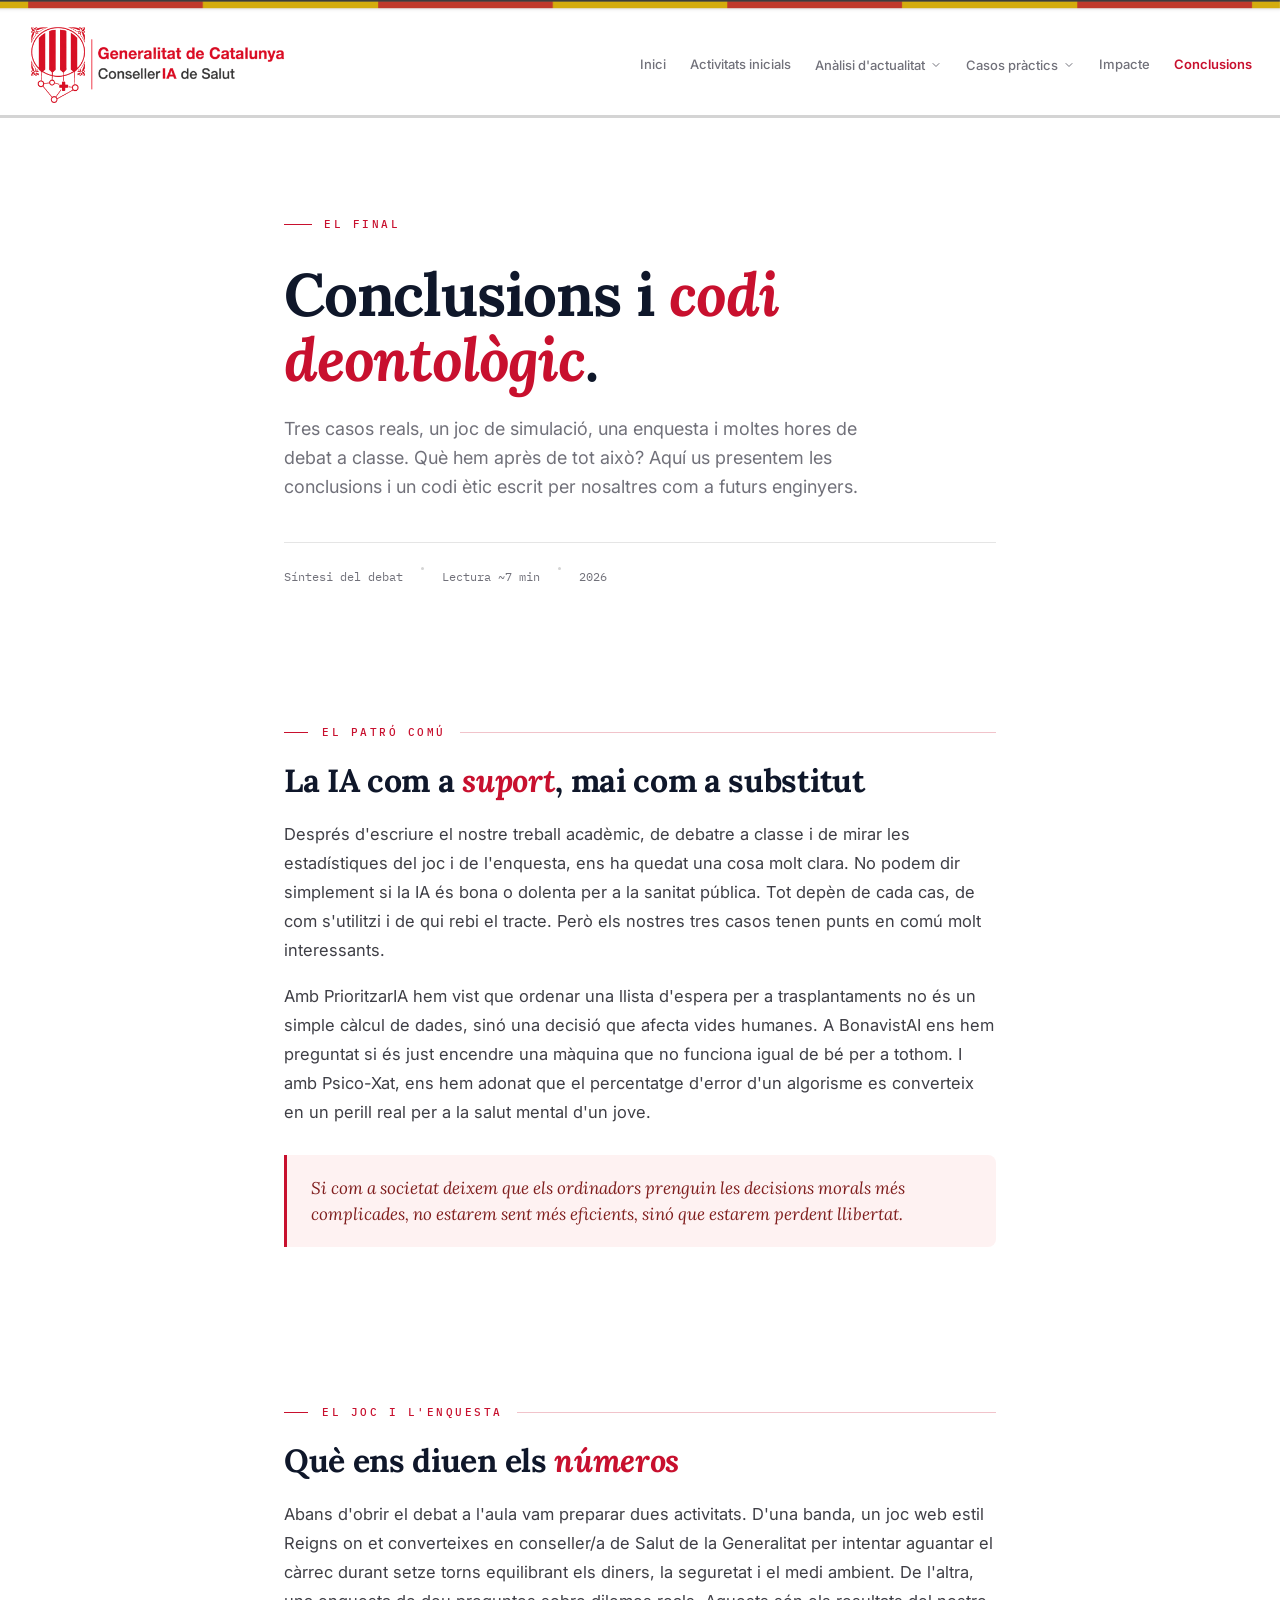
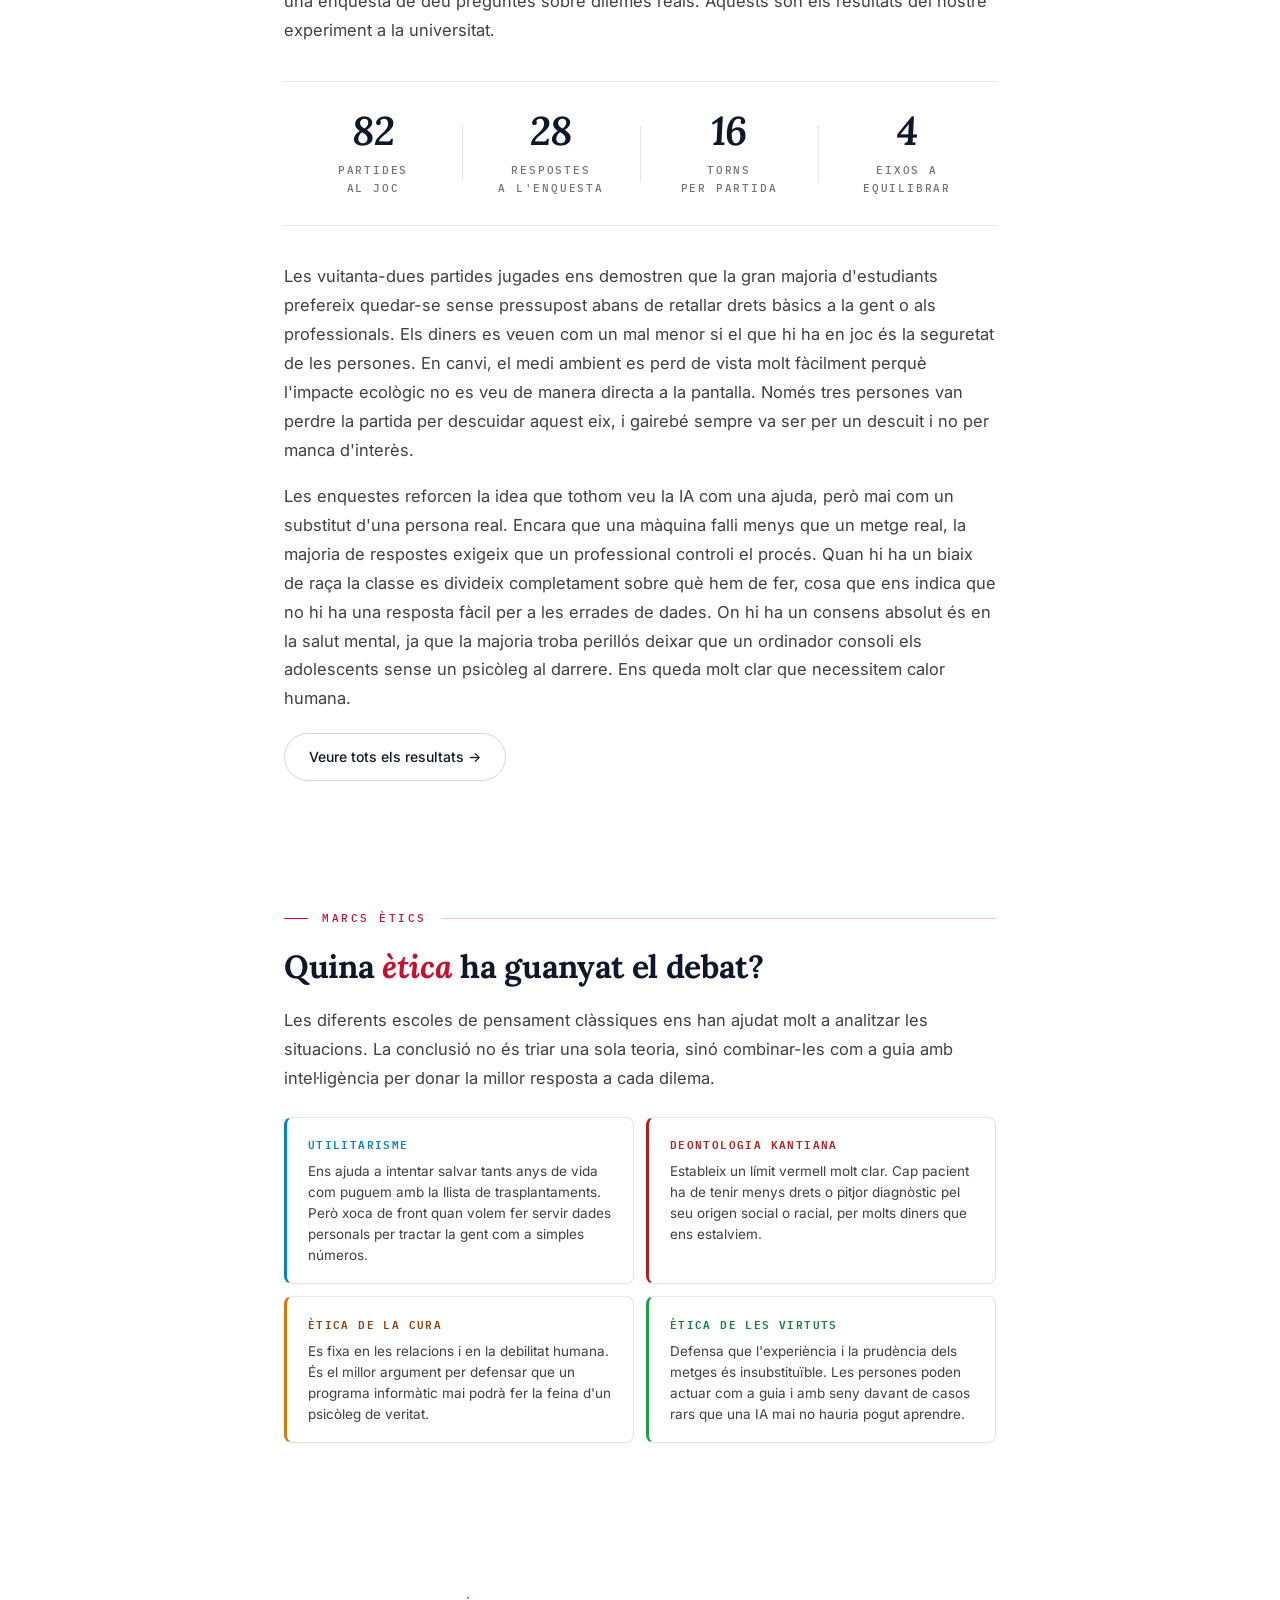
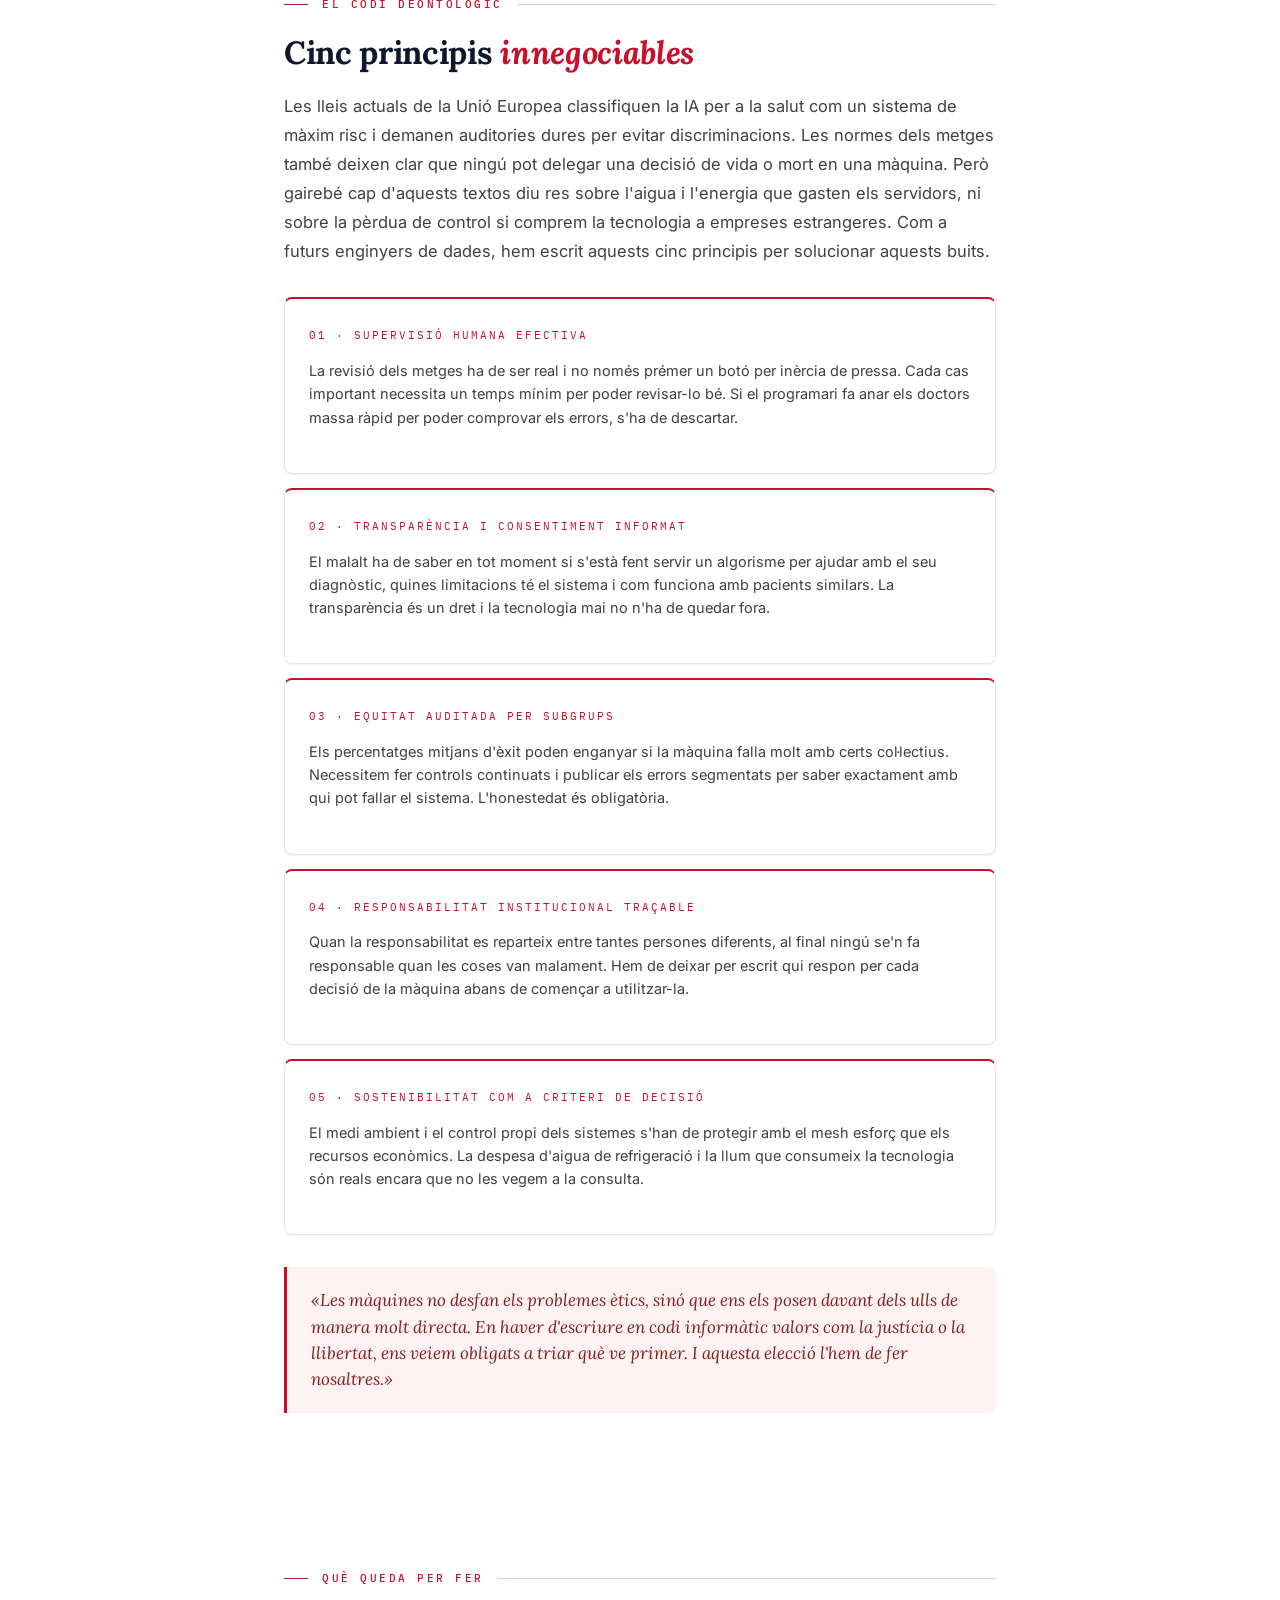
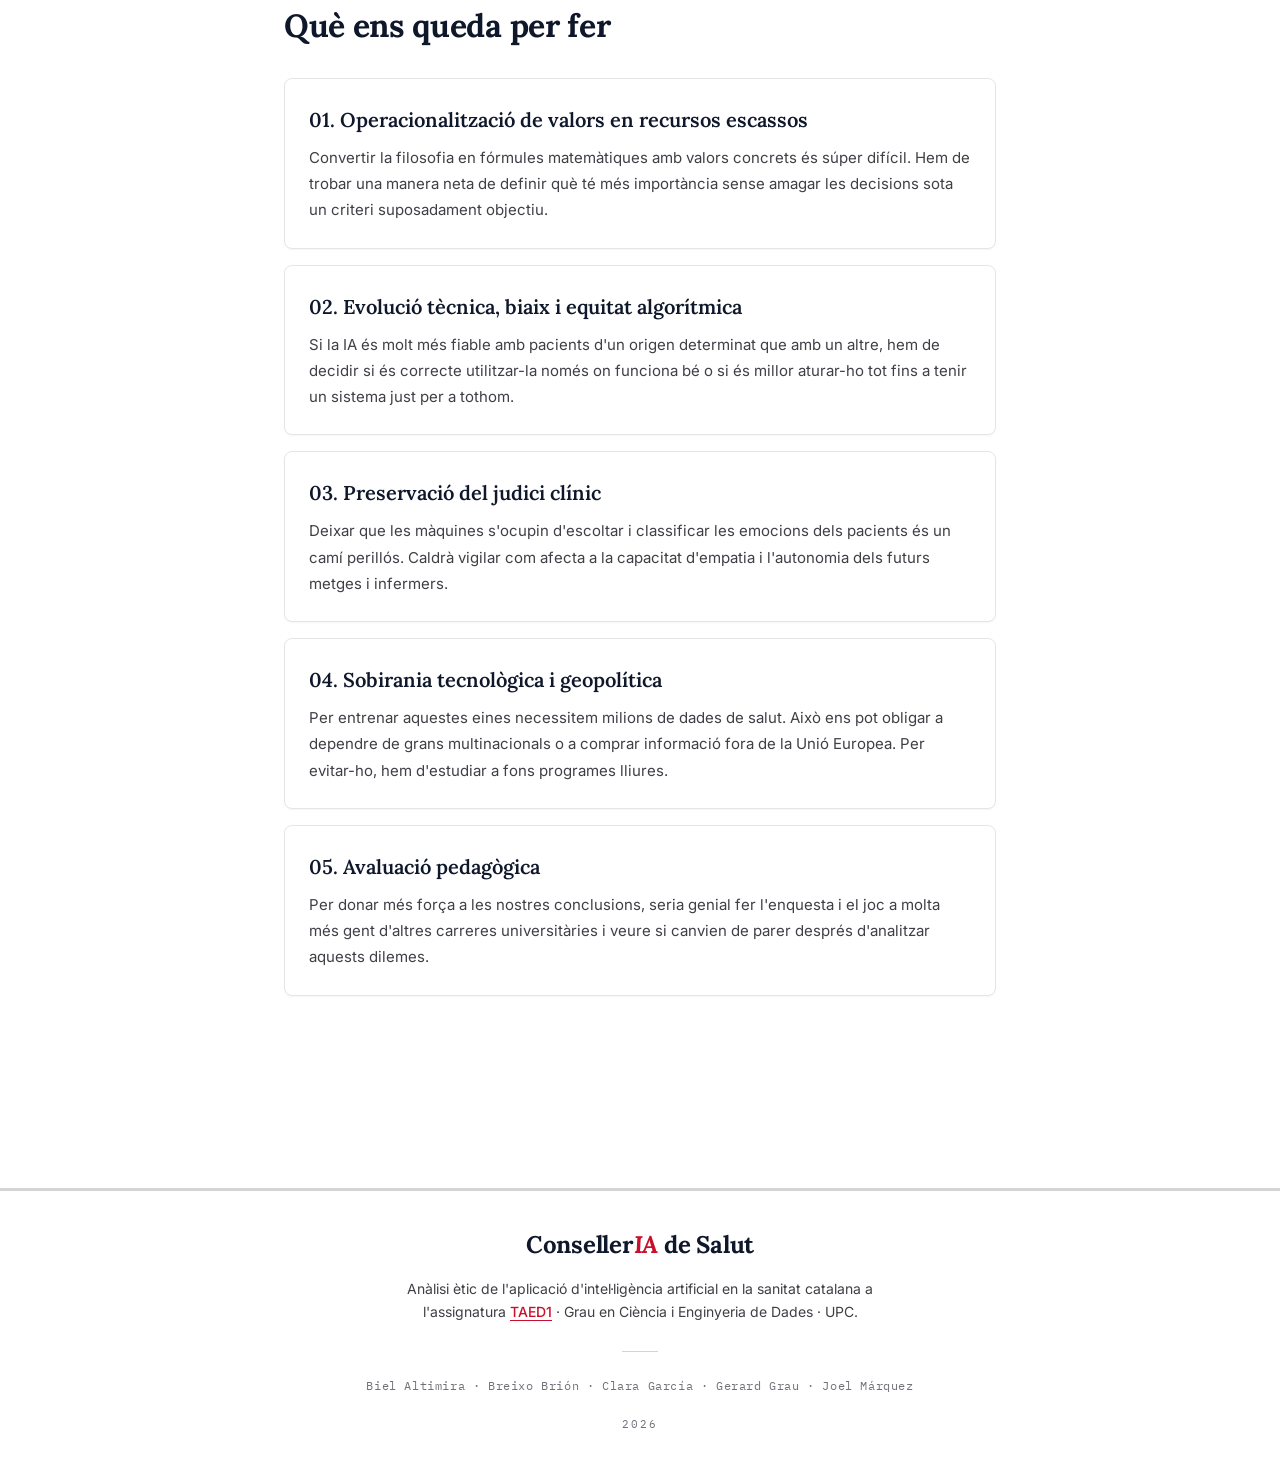
<file: blog/conclusions.html>
<!DOCTYPE html>
<html lang="ca">

<head>
  <meta charset="UTF-8">
  <meta name="viewport" content="width=device-width, initial-scale=1.0">
  <title>Ètica a la ConsellerIA de Salut</title>
  <meta name="description"
    content="Conclusions del debat. Codi deontològic proposat per a la implantació d'IA a la sanitat catalana.">
  <link rel="icon" type="image/png" href="assets/img/favicon.png">
  <link rel="preconnect" href="https://fonts.googleapis.com">
  <link rel="preconnect" href="https://fonts.gstatic.com" crossorigin>
  <link rel="stylesheet"
    href="https://fonts.googleapis.com/css2?family=Lora:ital,wght@0,500;0,600;0,700;1,400;1,500&family=Inter:wght@300;400;500;600;700&family=IBM+Plex+Mono:wght@400;500&display=swap">
  <link rel="stylesheet" href="assets/shared.css">
</head>

<body>

  <div class="senyera-bar" aria-hidden="true"></div>

  <nav>
    <a class="nav-logo" href="index.html" aria-label="ConsellerIA de Salut">
      <img src="assets/img/conselleria-logo.png" alt="ConsellerIA de Salut · Generalitat de Catalunya">
    </a>
    <div class="nav-links">
      <a href="index.html">Inici</a>
      <a href="joc-resultats.html">Activitats inicials</a>
      <div class="nav-dropdown">
        <button type="button" class="nav-dropdown-toggle" aria-haspopup="true" aria-expanded="false">
          Anàlisi d'actualitat
          <svg class="nav-chevron" viewBox="0 0 24 24" width="12" height="12" fill="none" stroke="currentColor"
            stroke-width="2" stroke-linecap="round" stroke-linejoin="round" aria-hidden="true">
            <path d="M6 9l6 6 6-6" />
          </svg>
        </button>
        <div class="nav-dropdown-menu" role="menu">
          <a href="actualitat.html#noticies" role="menuitem">Notícies</a>
          <a href="actualitat.html#marc-legal" role="menuitem">Marc legal</a>
          <a href="actualitat.html#marc-etic" role="menuitem">Marc ètic</a>
        </div>
      </div>
      <div class="nav-dropdown">
        <button type="button" class="nav-dropdown-toggle" aria-haspopup="true" aria-expanded="false">
          Casos pràctics
          <svg class="nav-chevron" viewBox="0 0 24 24" width="12" height="12" fill="none" stroke="currentColor"
            stroke-width="2" stroke-linecap="round" stroke-linejoin="round" aria-hidden="true">
            <path d="M6 9l6 6 6-6" />
          </svg>
        </button>
        <div class="nav-dropdown-menu" role="menu">
          <a href="prioritzaria.html" role="menuitem">PrioritzarIA</a>
          <a href="bonavistai.html" role="menuitem">BonavistAI</a>
          <a href="psico-xat.html" role="menuitem">Psico-Xat</a>
        </div>
      </div>
      <a href="costos.html">Impacte</a>
      <a href="conclusions.html">Conclusions</a>
    </div>
  </nav>

  <header class="hero">
    <div class="hero-eyebrow">El final</div>
    <h1>Conclusions i <em>codi deontològic</em>.</h1>
    <p class="hero-sub">Tres casos reals, un joc de simulació, una enquesta i moltes hores de debat a classe. Què hem après de tot això? Aquí us presentem les conclusions i un codi ètic escrit per nosaltres com a futurs enginyers.</p>
    <div class="hero-meta">
      <span>Síntesi del debat</span>
      <span class="dot"></span>
      <span>Lectura ~7 min</span>
      <span class="dot"></span>
      <span>2026</span>
    </div>
  </header>

  <main class="container">

    <section class="reveal">
      <div class="section-label">El patró comú</div>
      <h2>La IA com a <em>suport</em>, mai com a substitut</h2>
      <p>Després d'escriure el nostre treball acadèmic, de debatre a classe i de mirar les estadístiques del joc i de l'enquesta, ens ha quedat una cosa molt clara. No podem dir simplement si la IA és bona o dolenta per a la sanitat pública. Tot depèn de cada cas, de com s'utilitzi i de qui rebi el tracte. Però els nostres tres casos tenen punts en comú molt interessants.</p>
      <p>Amb PrioritzarIA hem vist que ordenar una llista d'espera per a trasplantaments no és un simple càlcul de dades, sinó una decisió que afecta vides humanes. A BonavistAI ens hem preguntat si és just encendre una màquina que no funciona igual de bé per a tothom. I amb Psico-Xat, ens hem adonat que el percentatge d'error d'un algorisme es converteix en un perill real per a la salut mental d'un jove.</p>
      <div class="callout">
        <p>Si com a societat deixem que els ordinadors prenguin les decisions morals més complicades, no estarem sent més eficients, sinó que estarem perdent llibertat.</p>
      </div>
    </section>

    <section class="reveal">
      <div class="section-label">El joc i l'enquesta</div>
      <h2>Què ens diuen els <em>números</em></h2>
      <p>Abans d'obrir el debat a l'aula vam preparar dues activitats. D'una banda, un joc web estil Reigns on et converteixes en conseller/a de Salut de la Generalitat per intentar aguantar el càrrec durant setze torns equilibrant els diners, la seguretat i el medi ambient. De l'altra, una enquesta de deu preguntes sobre dilemes reals. Aquests són els resultats del nostre experiment a la universitat.</p>

      <div class="stat-band">
        <div class="stat-band__item">
          <span class="stat-band__num">82</span>
          <span class="stat-band__label">Partides<br>al joc</span>
        </div>
        <div class="stat-band__item">
          <span class="stat-band__num">28</span>
          <span class="stat-band__label">Respostes<br>a l'enquesta</span>
        </div>
        <div class="stat-band__item">
          <span class="stat-band__num">16</span>
          <span class="stat-band__label">Torns<br>per partida</span>
        </div>
        <div class="stat-band__item">
          <span class="stat-band__num">4</span>
          <span class="stat-band__label">Eixos a<br>equilibrar</span>
        </div>
      </div>

      <p>Les vuitanta-dues partides jugades ens demostren que la gran majoria d'estudiants prefereix quedar-se sense pressupost abans de retallar drets bàsics a la gent o als professionals. Els diners es veuen com un mal menor si el que hi ha en joc és la seguretat de les persones. En canvi, el medi ambient es perd de vista molt fàcilment perquè l'impacte ecològic no es veu de manera directa a la pantalla. Només tres persones van perdre la partida per descuidar aquest eix, i gairebé sempre va ser per un descuit i no per manca d'interès.</p>
      <p>Les enquestes reforcen la idea que tothom veu la IA com una ajuda, però mai com un substitut d'una persona real. Encara que una màquina falli menys que un metge real, la majoria de respostes exigeix que un professional controli el procés. Quan hi ha un biaix de raça la classe es divideix completament sobre què hem de fer, cosa que ens indica que no hi ha una resposta fàcil per a les errades de dades. On hi ha un consens absolut és en la salut mental, ja que la majoria troba perillós deixar que un ordinador consoli els adolescents sense un psicòleg al darrere. Ens queda molt clar que necessitem calor humana.</p>
      <div class="cta-row" style="margin-top:1.25rem">
        <a class="cta-btn" href="joc-resultats.html">Veure tots els resultats →</a>
      </div>
    </section>

    <section class="reveal">
      <div class="section-label">Marcs ètics</div>
      <h2>Quina <em>ètica</em> ha guanyat el debat?</h2>
      <p>Les diferents escoles de pensament clàssiques ens han ajudat molt a analitzar les situacions. La conclusió no és triar una sola teoria, sinó combinar-les com a guia amb intel·ligència per donar la millor resposta a cada dilema.</p>

      <div class="resp-grid">
        <div class="resp-card" style="border-left-color:#0284c7">
          <div class="resp-label" style="color:#0284c7">Utilitarisme</div>
          <p>Ens ajuda a intentar salvar tants anys de vida com puguem amb la llista de trasplantaments. Però xoca de front quan volem fer servir dades personals per tractar la gent com a simples números.</p>
        </div>
        <div class="resp-card" style="border-left-color:#b91c1c">
          <div class="resp-label" style="color:#b91c1c">Deontologia kantiana</div>
          <p>Estableix un límit vermell molt clar. Cap pacient ha de tenir menys drets o pitjor diagnòstic pel seu origen social o racial, per molts diners que ens estalviem.</p>
        </div>
        <div class="resp-card" style="border-left-color:#d97706">
          <div class="resp-label" style="color:#92400e">Ètica de la cura</div>
          <p>Es fixa en les relacions i en la debilitat humana. És el millor argument per defensar que un programa informàtic mai podrà fer la feina d'un psicòleg de veritat.</p>
        </div>
        <div class="resp-card" style="border-left-color:#16a34a">
          <div class="resp-label" style="color:#15803d">Ètica de les virtuts</div>
          <p>Defensa que l'experiència i la prudència dels metges és insubstituïble. Les persones poden actuar com a guia i amb seny davant de casos rars que una IA mai no hauria pogut aprendre.</p>
        </div>
      </div>
    </section>

    <section class="reveal">
      <div class="section-label">El codi deontològic</div>
      <h2>Cinc principis <em>innegociables</em></h2>
      <p>Les lleis actuals de la Unió Europea classifiquen la IA per a la salut com un sistema de màxim risc i demanen auditories dures per evitar discriminacions. Les normes dels metges també deixen clar que ningú pot delegar una decisió de vida o mort en una màquina. Però gairebé cap d'aquests textos diu res sobre l'aigua i l'energia que gasten els servidors, ni sobre la pèrdua de control si comprem la tecnologia a empreses estrangeres. Com a futurs enginyers de dades, hem escrit aquests cinc principis per solucionar aquests buits.</p>

      <div class="card-grid" style="grid-template-columns: 1fr; gap: 14px">
        <div class="card-link" style="cursor:default">
          <span class="card-tag">01 · Supervisió humana efectiva</span>
          <p>La revisió dels metges ha de ser real i no només prémer un botó per inèrcia de pressa. Cada cas important necessita un temps mínim per poder revisar-lo bé. Si el programari fa anar els doctors massa ràpid per poder comprovar els errors, s'ha de descartar.</p>
        </div>
        <div class="card-link" style="cursor:default">
          <span class="card-tag">02 · Transparència i consentiment informat</span>
          <p>El malalt ha de saber en tot moment si s'està fent servir un algorisme per ajudar amb el seu diagnòstic, quines limitacions té el sistema i com funciona amb pacients similars. La transparència és un dret i la tecnologia mai no n'ha de quedar fora.</p>
        </div>
        <div class="card-link" style="cursor:default">
          <span class="card-tag">03 · Equitat auditada per subgrups</span>
          <p>Els percentatges mitjans d'èxit poden enganyar si la màquina falla molt amb certs col·lectius. Necessitem fer controls continuats i publicar els errors segmentats per saber exactament amb qui pot fallar el sistema. L'honestedat és obligatòria.</p>
        </div>
        <div class="card-link" style="cursor:default">
          <span class="card-tag">04 · Responsabilitat institucional traçable</span>
          <p>Quan la responsabilitat es reparteix entre tantes persones diferents, al final ningú se'n fa responsable quan les coses van malament. Hem de deixar per escrit qui respon per cada decisió de la màquina abans de començar a utilitzar-la.</p>
        </div>
        <div class="card-link" style="cursor:default">
          <span class="card-tag">05 · Sostenibilitat com a criteri de decisió</span>
          <p>El medi ambient i el control propi dels sistemes s'han de protegir amb el mesh esforç que els recursos econòmics. La despesa d'aigua de refrigeració i la llum que consumeix la tecnologia són reals encara que no les vegem a la consulta.</p>
        </div>
      </div>

      <div class="callout" style="margin-top:1.5rem">
        <p>«Les màquines no desfan els problemes ètics, sinó que ens els posen davant dels ulls de manera molt directa. En haver d'escriure en codi informàtic valors com la justícia o la llibertat, ens veiem obligats a triar què ve primer. I aquesta elecció l'hem de fer nosaltres.»</p>
      </div>
    </section>

    <section class="reveal">
      <div class="section-label">Què queda per fer</div>
      <h2>Què ens queda per fer</h2>
      <div class="card-grid" style="grid-template-columns: 1fr; gap: 1rem; margin-top: 2rem;">
        <div class="card" style="padding: 1.5rem">
          <h3 style="margin-top: 0; margin-bottom: 0.5rem; font-family: var(--font-serif); font-size: 1.25rem;">01.
            Operacionalització de valors en recursos escassos</h3>
          <p style="margin-bottom: 0; font-size: 15px; color: var(--body);">Convertir la filosofia en fórmules matemàtiques amb valors concrets és súper difícil. Hem de trobar una manera neta de definir què té més importància sense amagar les decisions sota un criteri suposadament objectiu.</p>
        </div>
        <div class="card" style="padding: 1.5rem">
          <h3 style="margin-top: 0; margin-bottom: 0.5rem; font-family: var(--font-serif); font-size: 1.25rem;">02.
            Evolució tècnica, biaix i equitat algorítmica</h3>
          <p style="margin-bottom: 0; font-size: 15px; color: var(--body);">Si la IA és molt més fiable amb pacients d'un origen determinat que amb un altre, hem de decidir si és correcte utilitzar-la només on funciona bé o si és millor aturar-ho tot fins a tenir un sistema just per a tothom.</p>
        </div>
        <div class="card" style="padding: 1.5rem">
          <h3 style="margin-top: 0; margin-bottom: 0.5rem; font-family: var(--font-serif); font-size: 1.25rem;">03.
            Preservació del judici clínic</h3>
          <p style="margin-bottom: 0; font-size: 15px; color: var(--body);">Deixar que les màquines s'ocupin d'escoltar i classificar les emocions dels pacients és un camí perillós. Caldrà vigilar com afecta a la capacitat d'empatia i l'autonomia dels futurs metges i infermers.</p>
        </div>
        <div class="card" style="padding: 1.5rem">
          <h3 style="margin-top: 0; margin-bottom: 0.5rem; font-family: var(--font-serif); font-size: 1.25rem;">04.
            Sobirania tecnològica i geopolítica</h3>
          <p style="margin-bottom: 0; font-size: 15px; color: var(--body);">Per entrenar aquestes eines necessitem milions de dades de salut. Això ens pot obligar a dependre de grans multinacionals o a comprar informació fora de la Unió Europea. Per evitar-ho, hem d'estudiar a fons programes lliures.</p>
        </div>
        <div class="card" style="padding: 1.5rem">
          <h3 style="margin-top: 0; margin-bottom: 0.5rem; font-family: var(--font-serif); font-size: 1.25rem;">05.
            Avaluació pedagògica</h3>
          <p style="margin-bottom: 0; font-size: 15px; color: var(--body);">Per donar més força a les nostres conclusions, seria genial fer l'enquesta i el joc a molta més gent d'altres carreres universitàries i veure si canvien de parer després d'analitzar aquests dilemes.</p>
        </div>
      </div>
    </section>

  </main>

  <footer>
    <div class="footer-inner">
      <span class="footer-brand">Conseller<em>IA</em> de Salut</span>
      <p class="footer-description">
        Anàlisi ètic de l'aplicació d'intel·ligència artificial en la sanitat catalana a l'assignatura
        <a href="https://www.fib.upc.edu/ca/graus/grau-en-ciencia-i-enginyeria-de-dades/pla-destudis/assignatures/TAED1-GCED"
          target="_blank" rel="noopener">TAED1</a>
        · Grau en Ciència i Enginyeria de Dades · UPC.
      </p>
      <div class="footer-divider"></div>
      <p class="footer-authors">
        Biel Altimira · Breixo Brión · Clara García · Gerard Grau · Joel Márquez
      </p>
      <span class="footer-meta">2026</span>
    </div>
  </footer>

  <script src="assets/shared.js"></script>
</body>

</html>
</file>
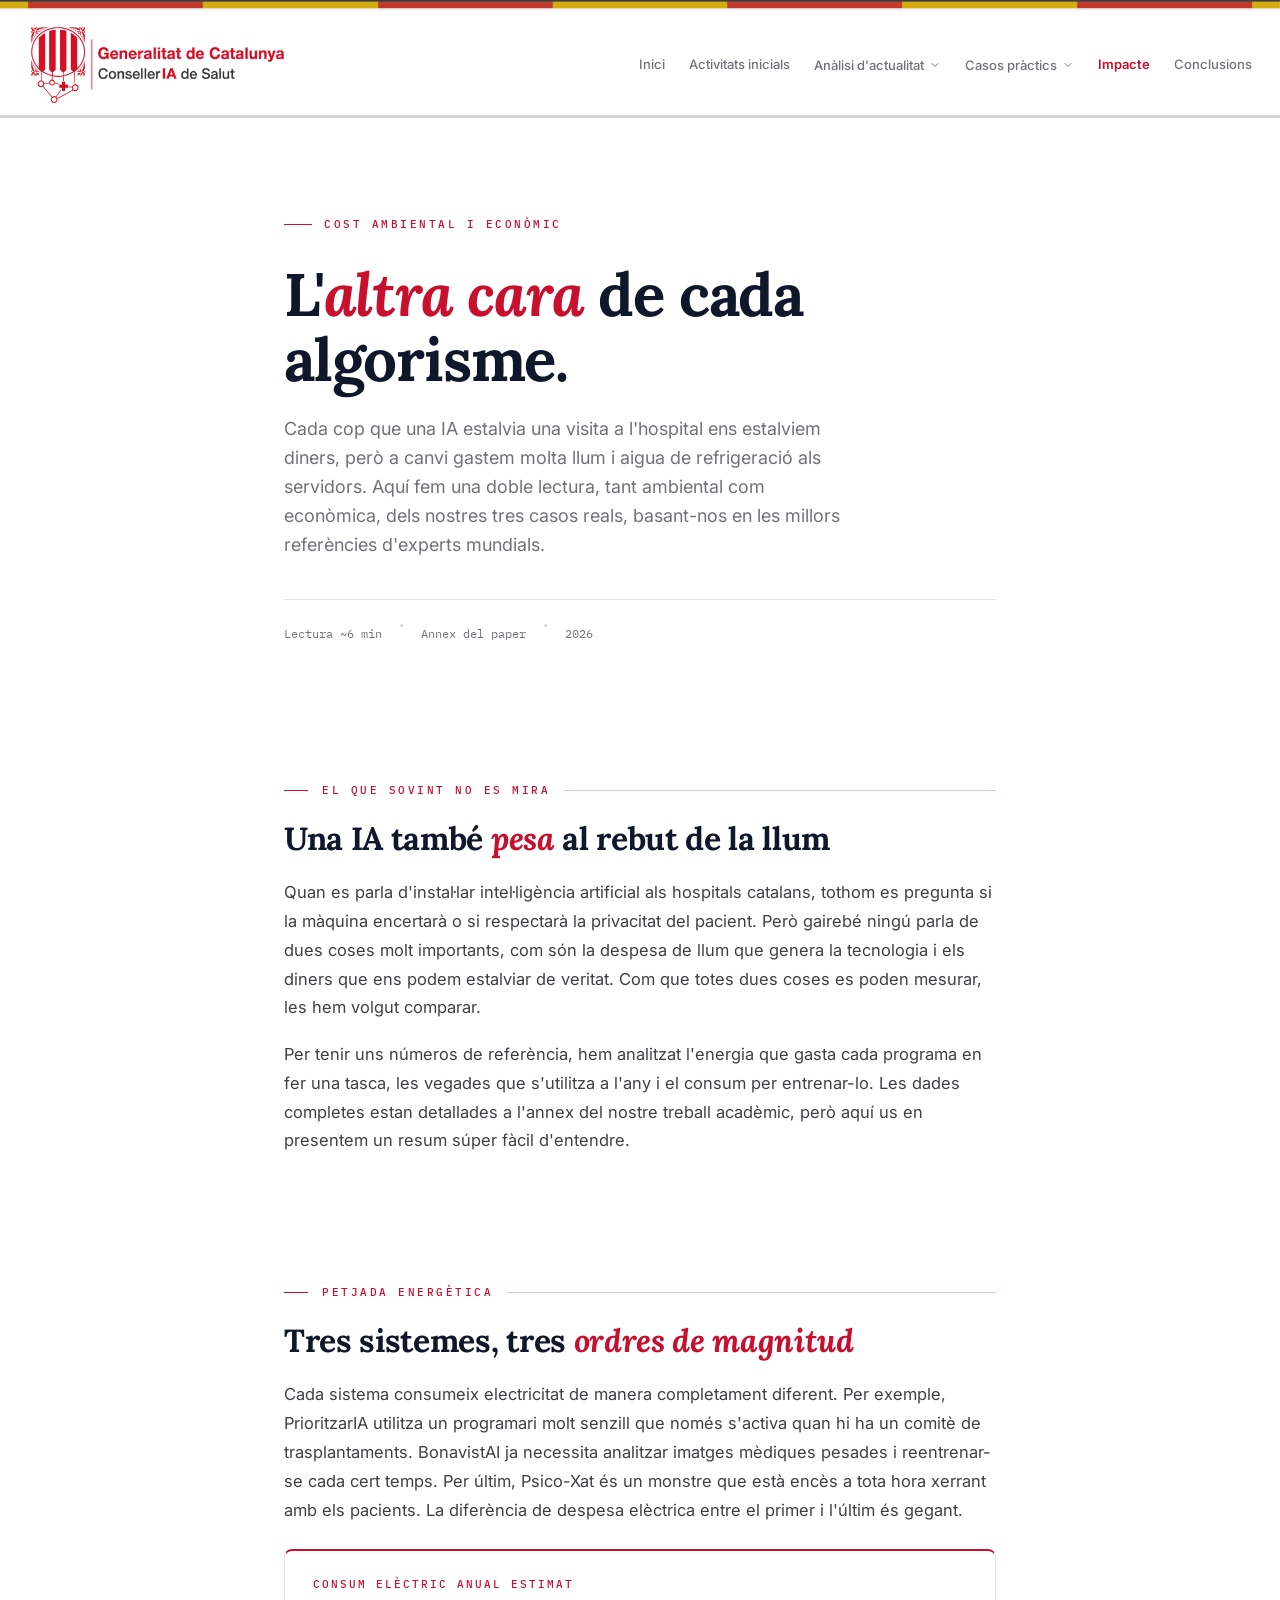
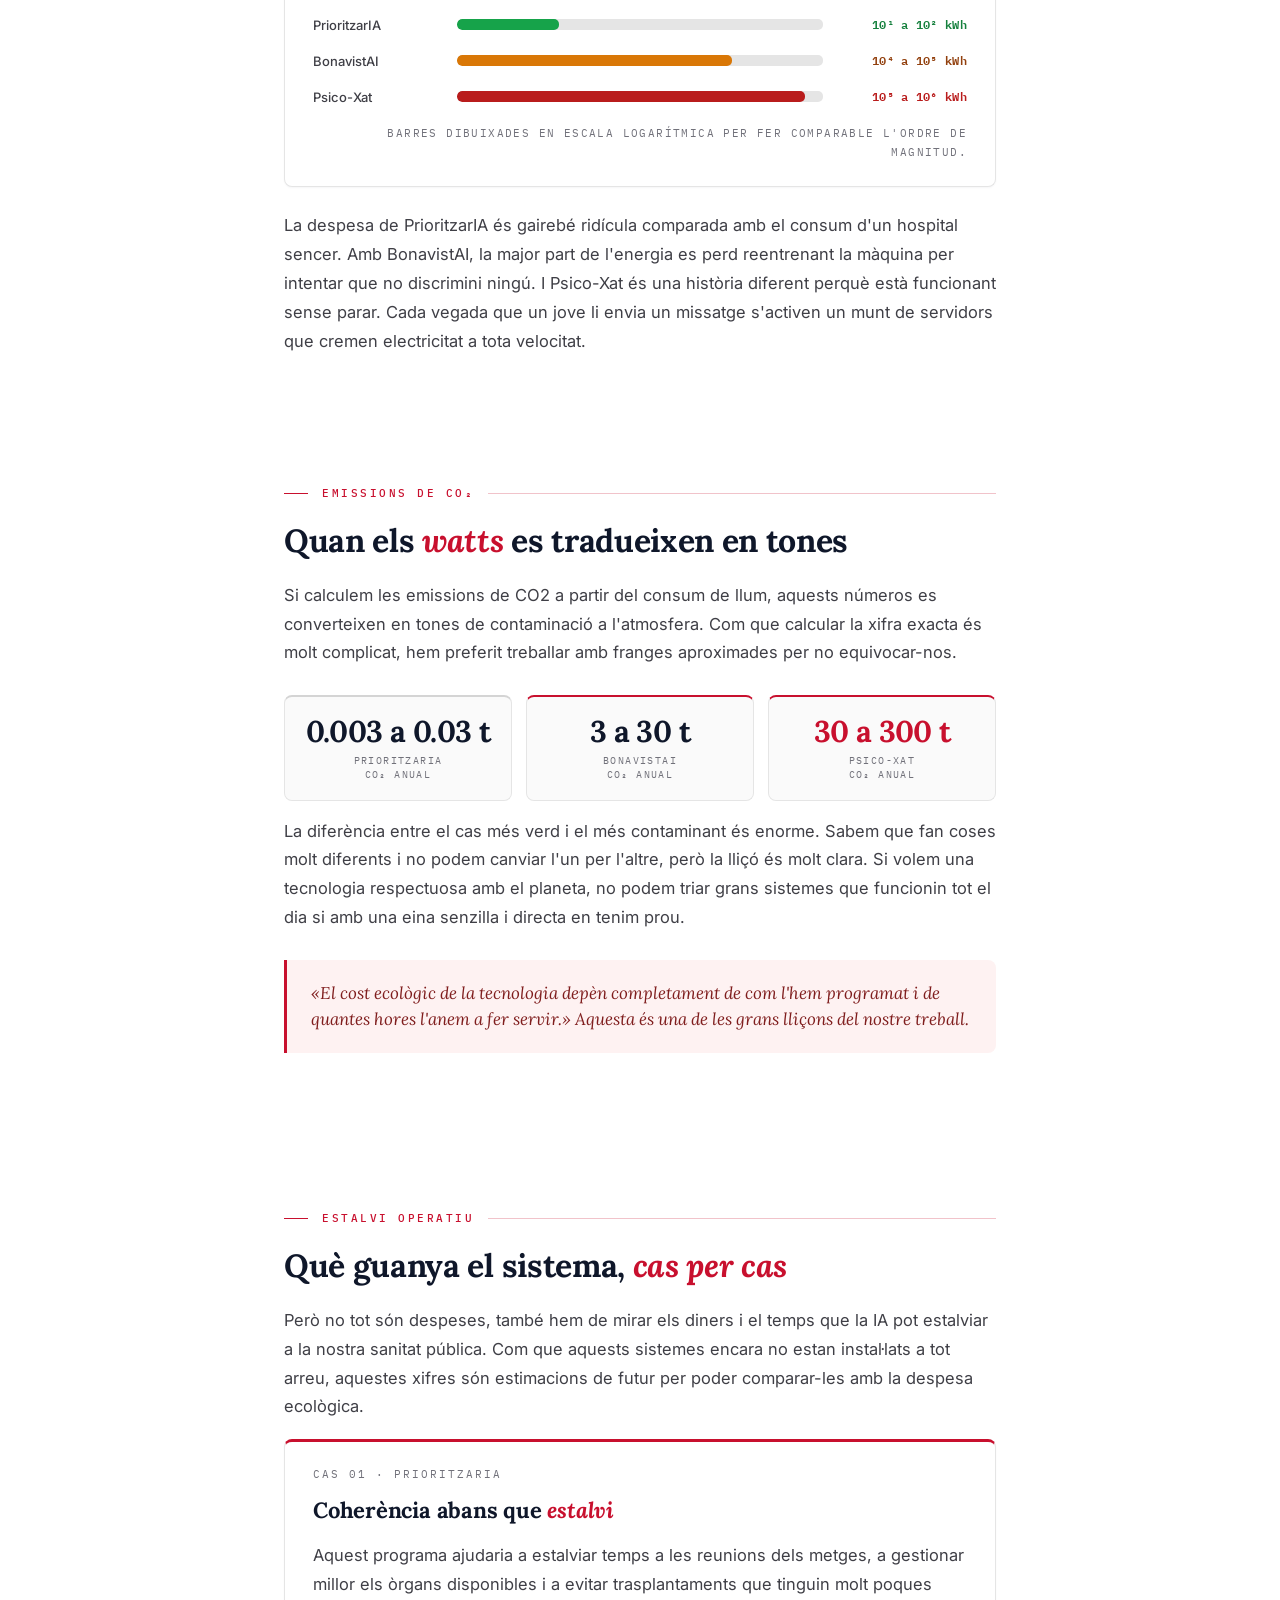
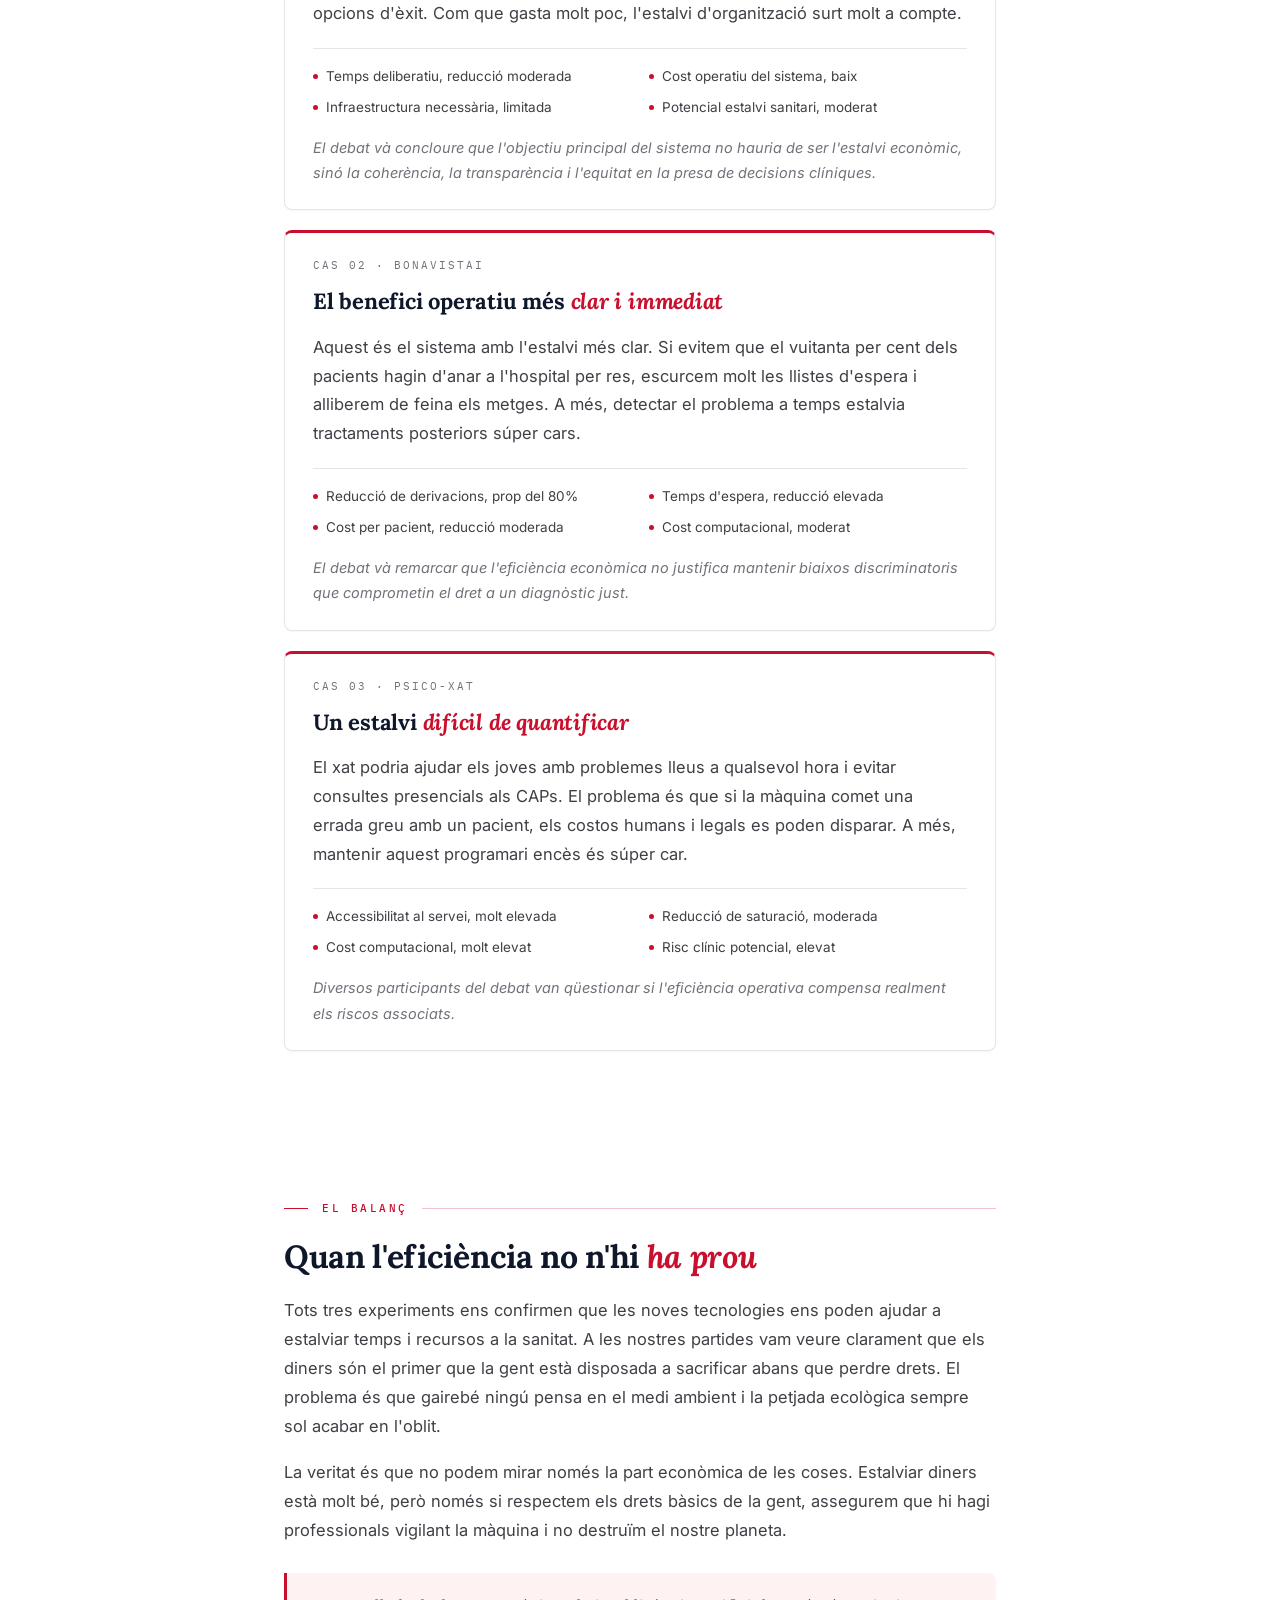
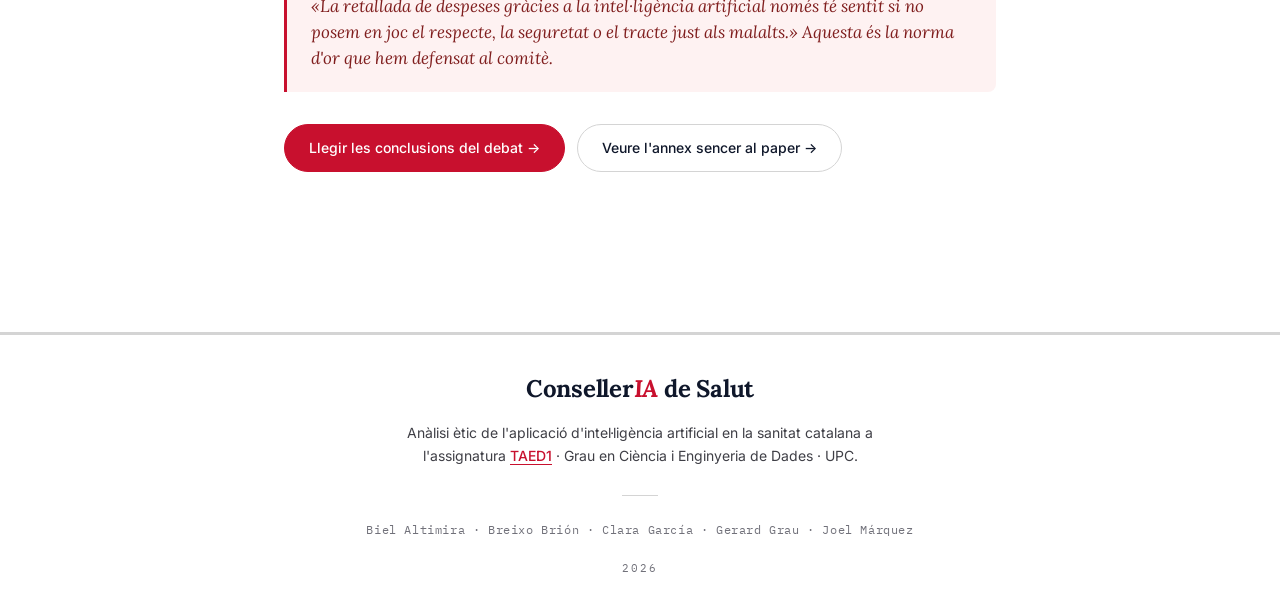
<file: blog/costos.html>
<!DOCTYPE html>
<html lang="ca">

<head>
  <meta charset="UTF-8">
  <meta name="viewport" content="width=device-width, initial-scale=1.0">
  <title>Ètica a la ConsellerIA de Salut</title>
  <meta name="description"
    content="Petjada energètica, emissions de CO2 i estalvi operatiu dels tres sistemes d'IA analitzats al paper de la ConsellerIA de Salut.">
  <link rel="icon" type="image/png" href="assets/img/favicon.png">
  <link rel="preconnect" href="https://fonts.googleapis.com">
  <link rel="preconnect" href="https://fonts.gstatic.com" crossorigin>
  <link rel="stylesheet"
    href="https://fonts.googleapis.com/css2?family=Lora:ital,wght@0,500;0,600;0,700;1,400;1,500&family=Inter:wght@300;400;500;600;700&family=IBM+Plex+Mono:wght@400;500&display=swap">
  <link rel="stylesheet" href="assets/shared.css">
  <style>
    .subsection-title {
      font-family: var(--font-serif);
      font-size: 22px;
      font-weight: 600;
      color: var(--text);
      margin-top: 2.5rem;
      margin-bottom: 0.85rem;
      letter-spacing: -0.01em;
      line-height: 1.35;
    }
    .subsection-title em {
      font-style: italic;
      color: var(--accent);
    }
    .subsection-title.first {
      margin-top: 0.5rem;
    }

    .impact-grid {
      display: grid;
      grid-template-columns: repeat(3, 1fr);
      gap: 14px;
      margin: 1.75rem 0 1rem;
    }
    .impact-card {
      background: var(--surface-2);
      border: 1px solid var(--border);
      border-top: 2px solid var(--accent);
      border-radius: var(--r-md);
      padding: 1.1rem 1rem;
      text-align: center;
    }
    .impact-card.muted {
      border-top-color: var(--border-2);
    }
    .impact-card.alert {
      border-top-color: var(--accent);
    }
    .impact-num {
      font-family: var(--font-serif);
      font-size: 30px;
      font-weight: 700;
      letter-spacing: -0.02em;
      line-height: 1.1;
      color: var(--text);
      margin-bottom: 6px;
    }
    .impact-card.alert .impact-num {
      color: var(--accent);
    }
    .impact-lbl {
      font-family: var(--font-mono);
      font-size: 10px;
      letter-spacing: 1.4px;
      text-transform: uppercase;
      color: var(--muted);
      line-height: 1.4;
    }

    .scale-row {
      display: flex; align-items: center; gap: 14px;
      margin-bottom: 14px;
    }
    .scale-lbl {
      font-size: 13px;
      color: var(--body);
      width: 130px; flex-shrink: 0;
      font-weight: 500;
    }
    .scale-track {
      flex: 1;
      height: 11px;
      background: var(--border);
      border-radius: 5px;
      overflow: hidden;
      position: relative;
    }
    .scale-fill {
      height: 100%;
      border-radius: 5px;
      transition: width .6s cubic-bezier(.4,0,.2,1);
    }
    .scale-tag {
      font-family: var(--font-mono);
      font-size: 11.5px;
      min-width: 130px;
      text-align: right;
      font-weight: 600;
      letter-spacing: 0.3px;
      color: var(--text);
    }
    .scale-note {
      font-family: var(--font-mono);
      font-size: 11px;
      letter-spacing: 1.4px;
      text-transform: uppercase;
      color: var(--muted);
      margin-top: 1rem;
      text-align: right;
    }

    .savings-card {
      background: var(--surface);
      border: 1px solid var(--border);
      border-top: 3px solid var(--accent);
      border-radius: var(--r-md);
      padding: 1.5rem 1.75rem;
      margin-bottom: 1.25rem;
      box-shadow: var(--shadow-sm);
    }
    .savings-card.priori { border-top-color: var(--case-priori); }
    .savings-card.bona { border-top-color: var(--case-bona); }
    .savings-card.psico { border-top-color: var(--case-psico); }
    .savings-tag {
      font-family: var(--font-mono);
      font-size: 10.5px;
      letter-spacing: 2px;
      text-transform: uppercase;
      color: var(--muted);
      margin-bottom: 8px;
      display: block;
    }
    .savings-card h3 {
      font-family: var(--font-serif);
      font-size: 22px;
      font-weight: 700;
      color: var(--text);
      margin-bottom: 12px;
      letter-spacing: -0.01em;
    }
    .savings-card h3 em {
      font-style: italic;
      color: var(--accent);
    }
    .savings-grid {
      display: grid;
      grid-template-columns: repeat(2, 1fr);
      gap: 8px 18px;
      margin: 1.25rem 0 0.75rem;
      padding-top: 1rem;
      border-top: 1px solid var(--border);
    }
    .savings-grid div {
      font-size: 13.5px;
      color: var(--body);
      display: flex;
      align-items: center;
      gap: 8px;
    }
    .savings-grid div::before {
      content: '';
      width: 5px;
      height: 5px;
      background: var(--accent);
      border-radius: 50%;
      flex-shrink: 0;
    }

    @media (max-width: 640px) {
      .impact-grid {
        grid-template-columns: 1fr;
      }
      .scale-tag {
        min-width: 100px;
        font-size: 11px;
      }
      .savings-grid {
        grid-template-columns: 1fr;
      }
    }
  </style>
</head>

<body>

  <div class="senyera-bar" aria-hidden="true"></div>

  <nav>
    <a class="nav-logo" href="index.html" aria-label="ConsellerIA de Salut">
      <img src="assets/img/conselleria-logo.png" alt="ConsellerIA de Salut · Generalitat de Catalunya">
    </a>
    <div class="nav-links">
      <a href="index.html">Inici</a>
      <a href="joc-resultats.html">Activitats inicials</a>
      <div class="nav-dropdown">
        <button type="button" class="nav-dropdown-toggle" aria-haspopup="true" aria-expanded="false">
          Anàlisi d'actualitat
          <svg class="nav-chevron" viewBox="0 0 24 24" width="12" height="12" fill="none" stroke="currentColor"
            stroke-width="2" stroke-linecap="round" stroke-linejoin="round" aria-hidden="true">
            <path d="M6 9l6 6 6-6" />
          </svg>
        </button>
        <div class="nav-dropdown-menu" role="menu">
          <a href="actualitat.html#noticies" role="menuitem">Notícies</a>
          <a href="actualitat.html#marc-legal" role="menuitem">Marc legal</a>
          <a href="actualitat.html#marc-etic" role="menuitem">Marc ètic</a>
        </div>
      </div>
      <div class="nav-dropdown">
        <button type="button" class="nav-dropdown-toggle" aria-haspopup="true" aria-expanded="false">
          Casos pràctics
          <svg class="nav-chevron" viewBox="0 0 24 24" width="12" height="12" fill="none" stroke="currentColor"
            stroke-width="2" stroke-linecap="round" stroke-linejoin="round" aria-hidden="true">
            <path d="M6 9l6 6 6-6" />
          </svg>
        </button>
        <div class="nav-dropdown-menu" role="menu">
          <a href="prioritzaria.html" role="menuitem">PrioritzarIA</a>
          <a href="bonavistai.html" role="menuitem">BonavistAI</a>
          <a href="psico-xat.html" role="menuitem">Psico-Xat</a>
        </div>
      </div>
      <a href="costos.html">Impacte</a>
      <a href="conclusions.html">Conclusions</a>
    </div>
  </nav>

  <header class="hero">
    <div class="hero-eyebrow">Cost ambiental i econòmic</div>
    <h1>L'<em>altra cara</em> de cada algorisme.</h1>
    <p class="hero-sub">Cada cop que una IA estalvia una visita a l'hospital ens estalviem diners, però a canvi gastem molta llum i aigua de refrigeració als servidors. Aquí fem una doble lectura, tant ambiental com econòmica, dels nostres tres casos reals, basant-nos en les millors referències d'experts mundials.</p>
    <div class="hero-meta">
      <span>Lectura ~6 min</span>
      <span class="dot"></span>
      <span>Annex del paper</span>
      <span class="dot"></span>
      <span>2026</span>
    </div>
  </header>

  <main class="container">

    <section id="context" class="reveal">
      <div class="section-label">El que sovint no es mira</div>
      <h2>Una IA també <em>pesa</em> al rebut de la llum</h2>
      <p>Quan es parla d'instal·lar intel·ligència artificial als hospitals catalans, tothom es pregunta si la màquina encertarà o si respectarà la privacitat del pacient. Però gairebé ningú parla de dues coses molt importants, com són la despesa de llum que genera la tecnologia i els diners que ens podem estalviar de veritat. Com que totes dues coses es poden mesurar, les hem volgut comparar.</p>
      <p>Per tenir uns números de referència, hem analitzat l'energia que gasta cada programa en fer una tasca, les vegades que s'utilitza a l'any i el consum per entrenar-lo. Les dades completes estan detallades a l'annex del nostre treball acadèmic, però aquí us en presentem un resum súper fàcil d'entendre.</p>
    </section>

    <section id="energia" class="reveal">
      <div class="section-label">Petjada energètica</div>
      <h2>Tres sistemes, tres <em>ordres de magnitud</em></h2>
      <p>Cada sistema consumeix electricitat de manera completament diferent. Per exemple, PrioritzarIA utilitza un programari molt senzill que només s'activa quan hi ha un comitè de trasplantaments. BonavistAI ja necessita analitzar imatges mèdiques pesades i reentrenar-se cada cert temps. Per últim, Psico-Xat és un monstre que està encès a tota hora xerrant amb els pacients. La diferència de despesa elèctrica entre el primer i l'últim és gegant.</p>

      <div class="sim-box">
        <div class="sim-title">Consum elèctric anual estimat</div>

        <div class="scale-row">
          <span class="scale-lbl">PrioritzarIA</span>
          <div class="scale-track">
            <div class="scale-fill" style="width:28%;background:#16a34a"></div>
          </div>
          <span class="scale-tag" style="color:#15803d">10¹ a 10² kWh</span>
        </div>
        <div class="scale-row">
          <span class="scale-lbl">BonavistAI</span>
          <div class="scale-track">
            <div class="scale-fill" style="width:75%;background:#d97706"></div>
          </div>
          <span class="scale-tag" style="color:#92400e">10⁴ a 10⁵ kWh</span>
        </div>
        <div class="scale-row">
          <span class="scale-lbl">Psico-Xat</span>
          <div class="scale-track">
            <div class="scale-fill" style="width:95%;background:#b91c1c"></div>
          </div>
          <span class="scale-tag" style="color:#b91c1c">10⁵ a 10⁶ kWh</span>
        </div>

        <p class="scale-note">Barres dibuixades en escala logarítmica per fer comparable l'ordre de magnitud.</p>
      </div>

      <p>La despesa de PrioritzarIA és gairebé ridícula comparada amb el consum d'un hospital sencer. Amb BonavistAI, la major part de l'energia es perd reentrenant la màquina per intentar que no discrimini ningú. I Psico-Xat és una història diferent perquè està funcionant sense parar. Cada vegada que un jove li envia un missatge s'activen un munt de servidors que cremen electricitat a tota velocitat.</p>
    </section>

    <section id="co2" class="reveal">
      <div class="section-label">Emissions de CO₂</div>
      <h2>Quan els <em>watts</em> es tradueixen en tones</h2>
      <p>Si calculem les emissions de CO2 a partir del consum de llum, aquests números es converteixen en tones de contaminació a l'atmosfera. Com que calcular la xifra exacta és molt complicat, hem preferit treballar amb franges aproximades per no equivocar-nos.</p>

      <div class="impact-grid">
        <div class="impact-card muted">
          <div class="impact-num">0.003 a 0.03 t</div>
          <div class="impact-lbl">PrioritzarIA<br>CO₂ anual</div>
        </div>
        <div class="impact-card">
          <div class="impact-num">3 a 30 t</div>
          <div class="impact-lbl">BonavistAI<br>CO₂ anual</div>
        </div>
        <div class="impact-card alert">
          <div class="impact-num">30 a 300 t</div>
          <div class="impact-lbl">Psico-Xat<br>CO₂ anual</div>
        </div>
      </div>

      <p>La diferència entre el cas més verd i el més contaminant és enorme. Sabem que fan coses molt diferents i no podem canviar l'un per l'altre, però la lliçó és molt clara. Si volem una tecnologia respectuosa amb el planeta, no podem triar grans sistemes que funcionin tot el dia si amb una eina senzilla i directa en tenim prou.</p>

      <div class="callout">
        <p>«El cost ecològic de la tecnologia depèn completament de com l'hem programat i de quantes hores l'anem a fer servir.» Aquesta és una de les grans lliçons del nostre treball.</p>
      </div>
    </section>

    <section id="estalvi" class="reveal">
      <div class="section-label">Estalvi operatiu</div>
      <h2>Què guanya el sistema, <em>cas per cas</em></h2>
      <p>Però no tot són despeses, també hem de mirar els diners i el temps que la IA pot estalviar a la nostra sanitat pública. Com que aquests sistemes encara no estan instal·lats a tot arreu, aquestes xifres són estimacions de futur per poder comparar-les amb la despesa ecològica.</p>

      <div class="savings-card priori">
        <span class="savings-tag">Cas 01 · PrioritzarIA</span>
        <h3>Coherència abans que <em>estalvi</em></h3>
        <p>Aquest programa ajudaria a estalviar temps a les reunions dels metges, a gestionar millor els òrgans disponibles i a evitar trasplantaments que tinguin molt poques opcions d'èxit. Com que gasta molt poc, l'estalvi d'organització surt molt a compte.</p>

        <div class="savings-grid">
          <div>Temps deliberatiu, reducció moderada</div>
          <div>Cost operatiu del sistema, baix</div>
          <div>Infraestructura necessària, limitada</div>
          <div>Potencial estalvi sanitari, moderat</div>
        </div>

        <p style="margin-top:1rem;font-style:italic;color:var(--muted);font-size:14.5px">El debat và concloure que l'objectiu principal del sistema no hauria de ser l'estalvi econòmic, sinó la coherència, la transparència i l'equitat en la presa de decisions clíniques.</p>
      </div>

      <div class="savings-card bona">
        <span class="savings-tag">Cas 02 · BonavistAI</span>
        <h3>El benefici operatiu més <em>clar i immediat</em></h3>
        <p>Aquest és el sistema amb l'estalvi més clar. Si evitem que el vuitanta per cent dels pacients hagin d'anar a l'hospital per res, escurcem molt les llistes d'espera i alliberem de feina els metges. A més, detectar el problema a temps estalvia tractaments posteriors súper cars.</p>

        <div class="savings-grid">
          <div>Reducció de derivacions, prop del 80%</div>
          <div>Temps d'espera, reducció elevada</div>
          <div>Cost per pacient, reducció moderada</div>
          <div>Cost computacional, moderat</div>
        </div>

        <p style="margin-top:1rem;font-style:italic;color:var(--muted);font-size:14.5px">El debat và remarcar que l'eficiència econòmica no justifica mantenir biaixos discriminatoris que comprometin el dret a un diagnòstic just.</p>
      </div>

      <div class="savings-card psico">
        <span class="savings-tag">Cas 03 · Psico-Xat</span>
        <h3>Un estalvi <em>difícil de quantificar</em></h3>
        <p>El xat podria ajudar els joves amb problemes lleus a qualsevol hora i evitar consultes presencials als CAPs. El problema és que si la màquina comet una errada greu amb un pacient, els costos humans i legals es poden disparar. A més, mantenir aquest programari encès és súper car.</p>

        <div class="savings-grid">
          <div>Accessibilitat al servei, molt elevada</div>
          <div>Reducció de saturació, moderada</div>
          <div>Cost computacional, molt elevat</div>
          <div>Risc clínic potencial, elevat</div>
        </div>

        <p style="margin-top:1rem;font-style:italic;color:var(--muted);font-size:14.5px">Diversos participants del debat van qüestionar si l'eficiència operativa compensa realment els riscos associats.</p>
      </div>
    </section>

    <section id="balanç" class="reveal">
      <div class="section-label">El balanç</div>
      <h2>Quan l'eficiència no n'hi <em>ha prou</em></h2>
      <p>Tots tres experiments ens confirmen que les noves tecnologies ens poden ajudar a estalviar temps i recursos a la sanitat. A les nostres partides vam veure clarament que els diners són el primer que la gent està disposada a sacrificar abans que perdre drets. El problema és que gairebé ningú pensa en el medi ambient i la petjada ecològica sempre sol acabar en l'oblit.</p>
      <p>La veritat és que no podem mirar només la part econòmica de les coses. Estalviar diners està molt bé, però només si respectem els drets bàsics de la gent, assegurem que hi hagi professionals vigilant la màquina i no destruïm el nostre planeta.</p>

      <div class="callout">
        <p>«La retallada de despeses gràcies a la intel·ligència artificial només té sentit si no posem en joc el respecte, la seguretat o el tracte just als malalts.» Aquesta és la norma d'or que hem defensat al comitè.</p>
      </div>

      <div class="cta-row" style="margin-top:2rem">
        <a class="cta-btn primary" href="conclusions.html">Llegir les conclusions del debat →</a>
        <a class="cta-btn" href="assets/conselleria_paper.pdf" target="_blank" rel="noopener">Veure l'annex sencer al paper →</a>
      </div>
    </section>

  </main>

  <footer>
    <div class="footer-inner">
      <span class="footer-brand">Conseller<em>IA</em> de Salut</span>
      <p class="footer-description">
        Anàlisi ètic de l'aplicació d'intel·ligència artificial en la sanitat catalana a l'assignatura
        <a href="https://www.fib.upc.edu/ca/graus/grau-en-ciencia-i-enginyeria-de-dades/pla-destudis/assignatures/TAED1-GCED"
          target="_blank" rel="noopener">TAED1</a>
        · Grau en Ciència i Enginyeria de Dades · UPC.
      </p>
      <div class="footer-divider"></div>
      <p class="footer-authors">
        Biel Altimira · Breixo Brión · Clara García · Gerard Grau · Joel Márquez
      </p>
      <span class="footer-meta">2026</span>
    </div>
  </footer>

  <script src="assets/shared.js"></script>
</body>

</html>
</file>
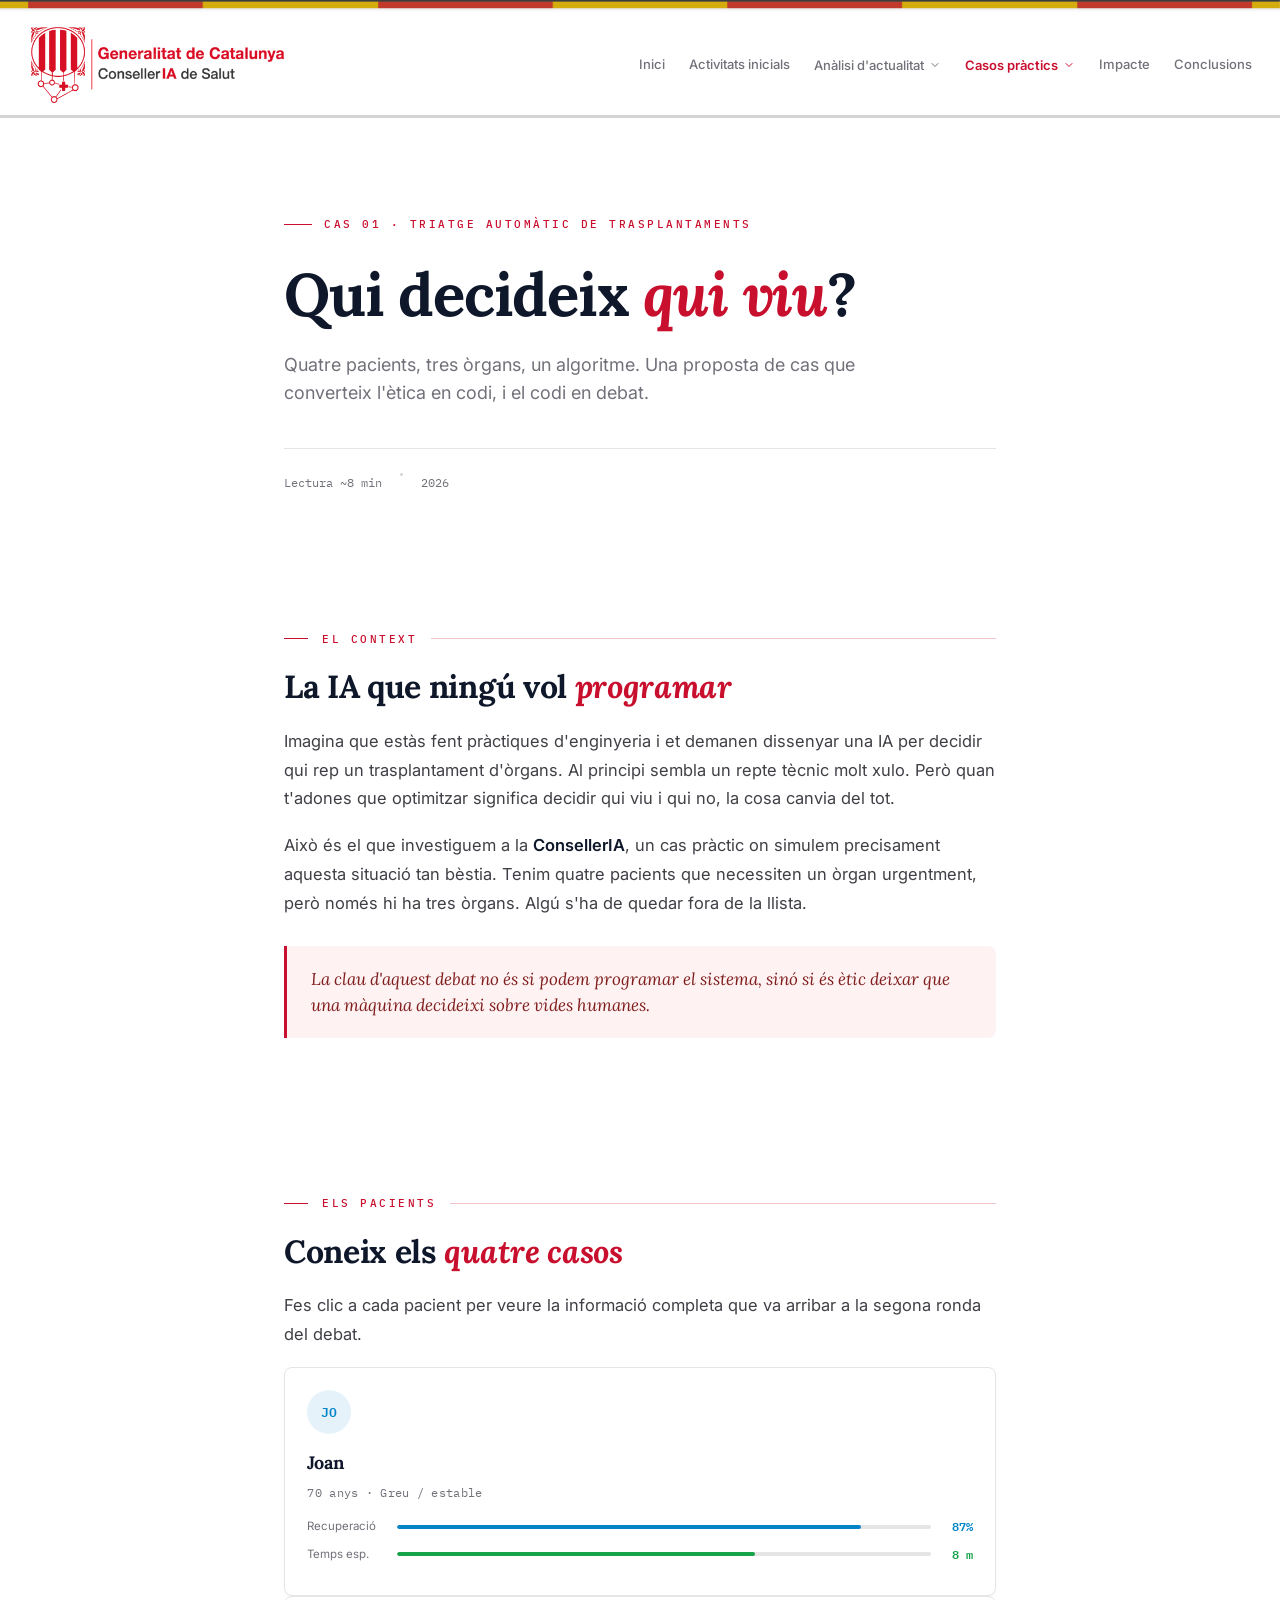
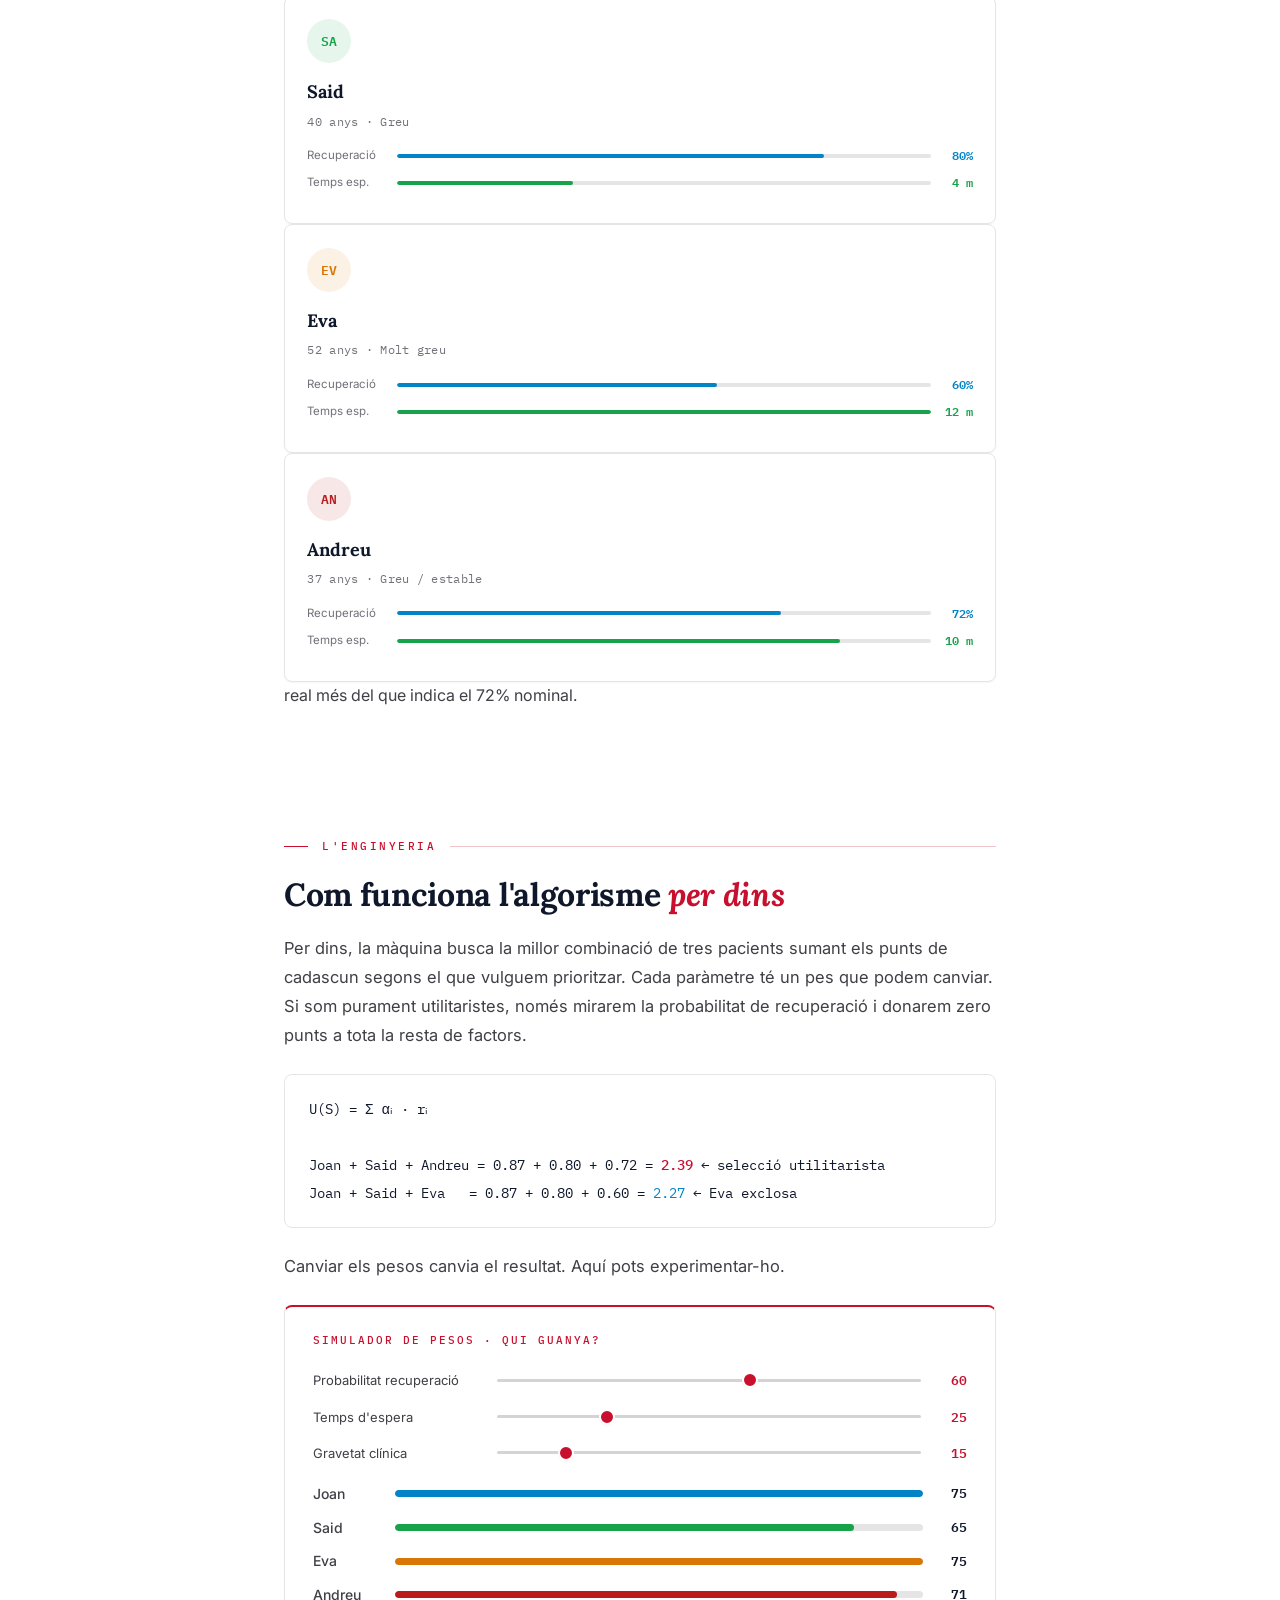
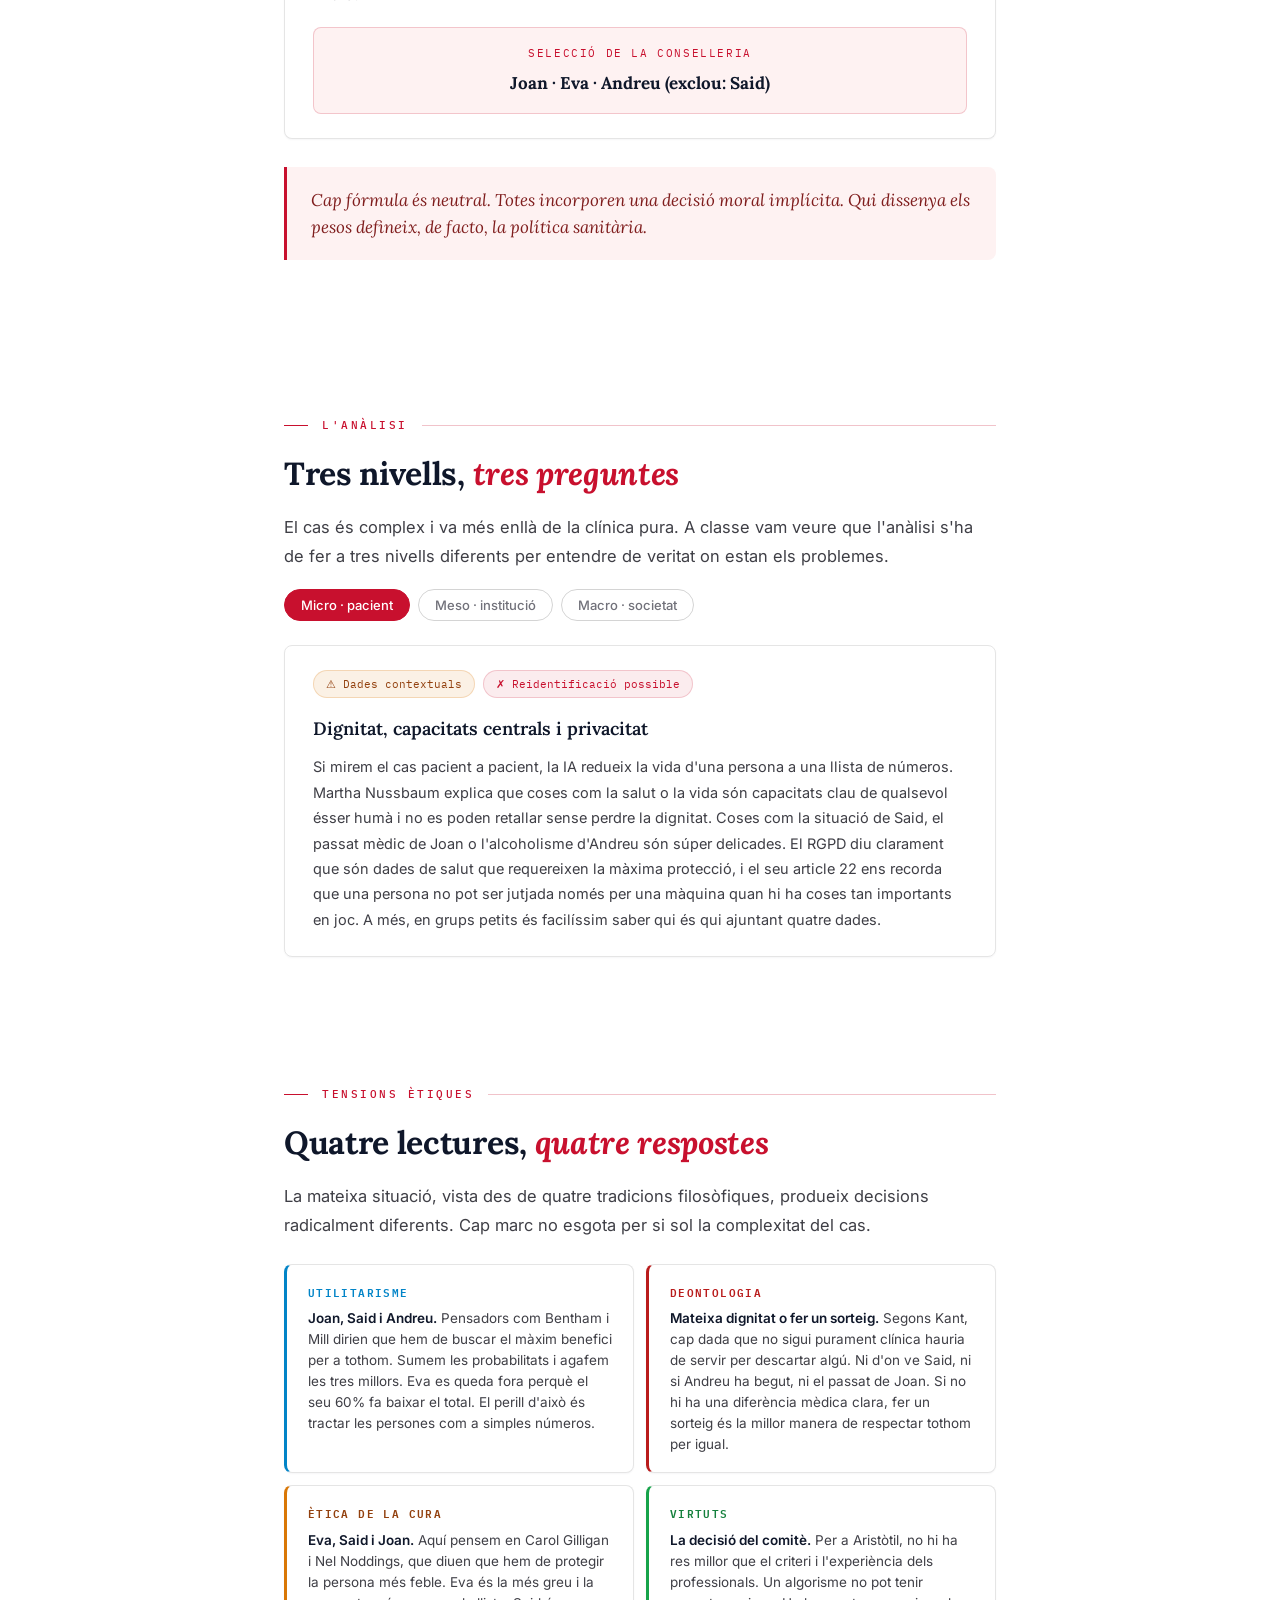
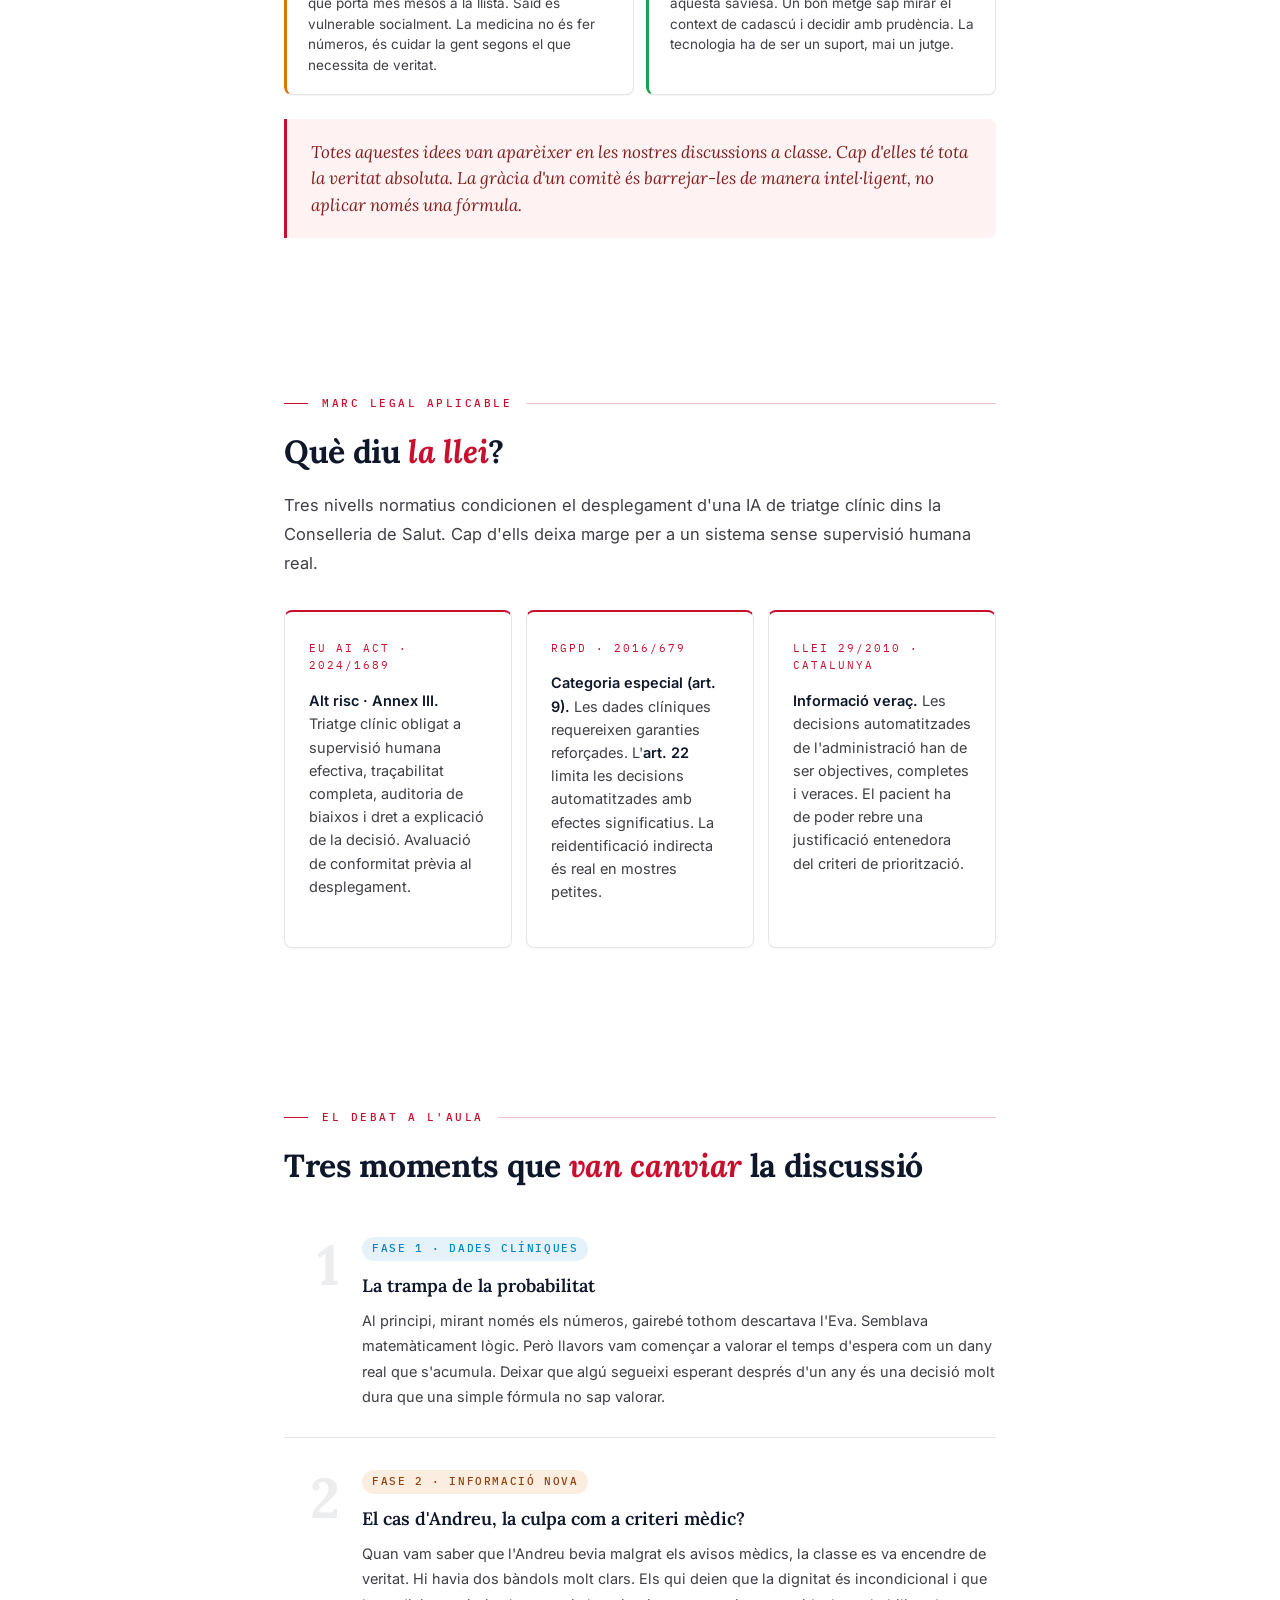
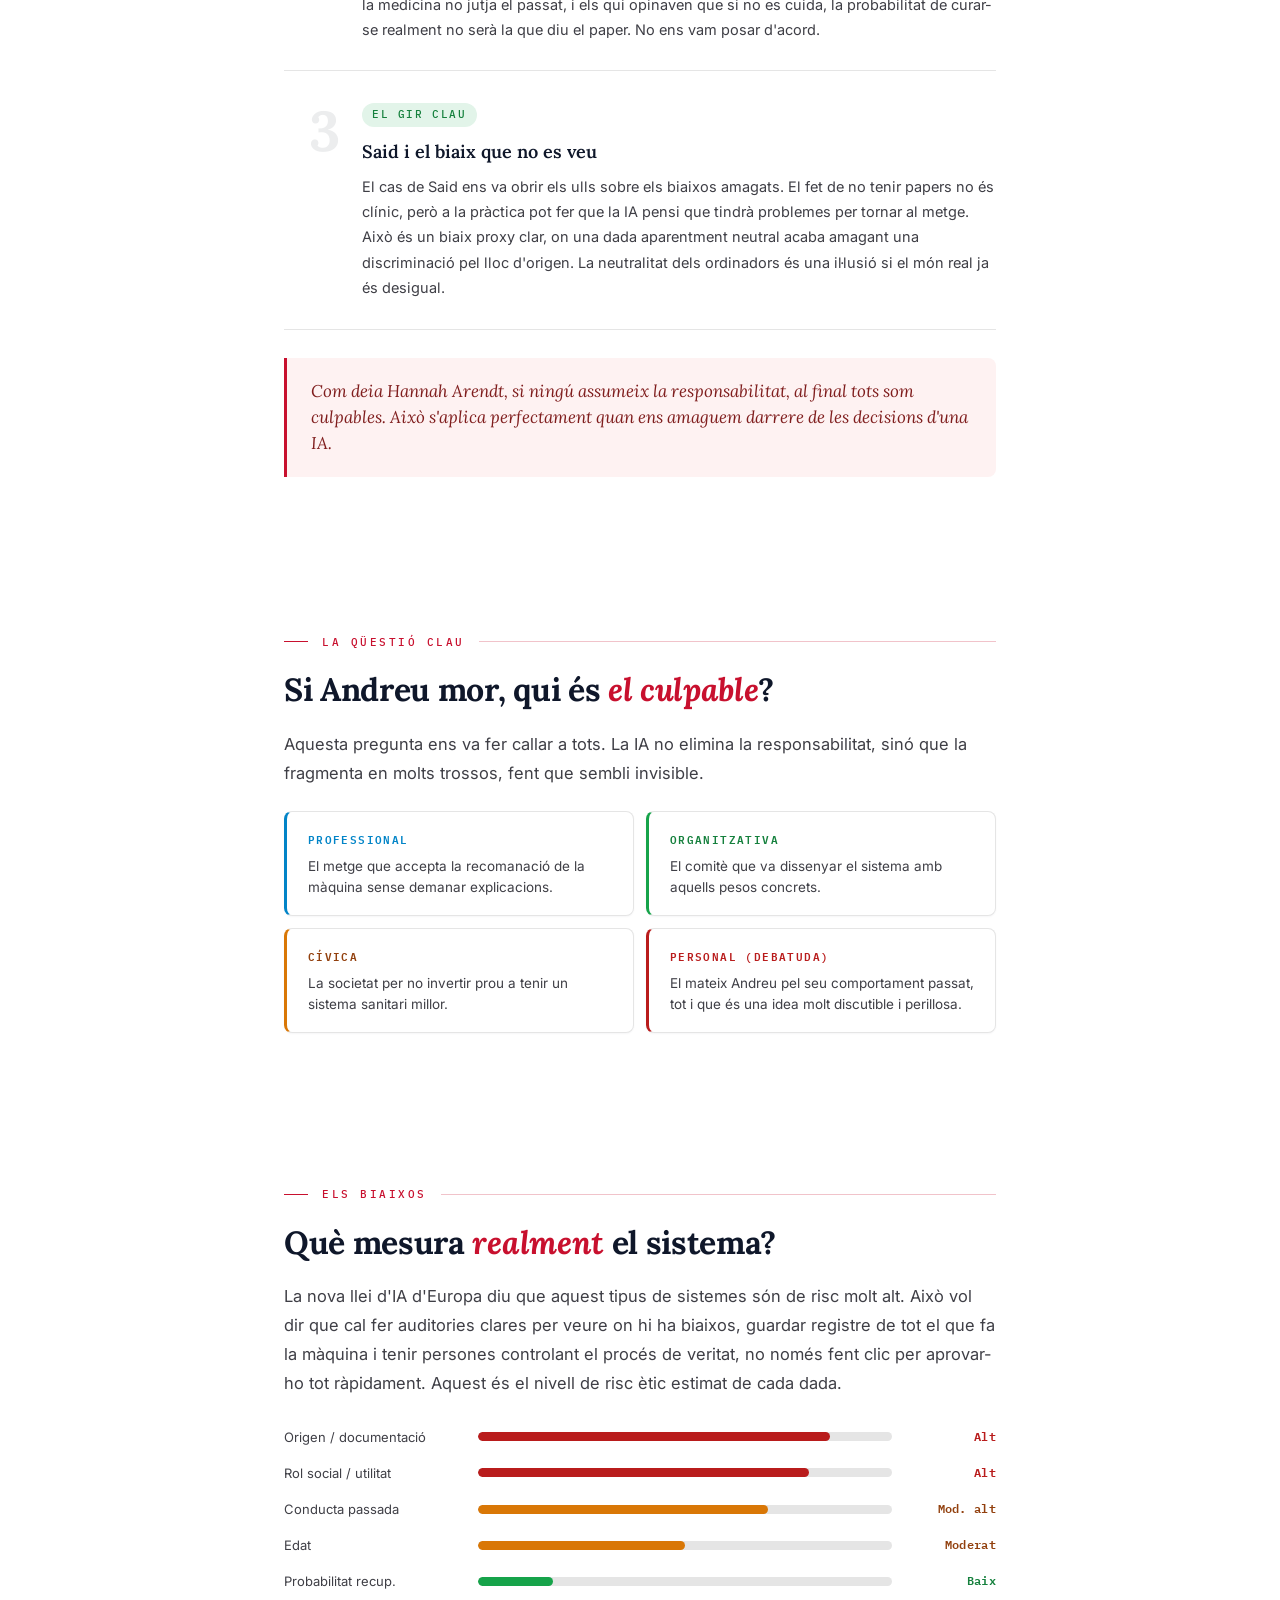
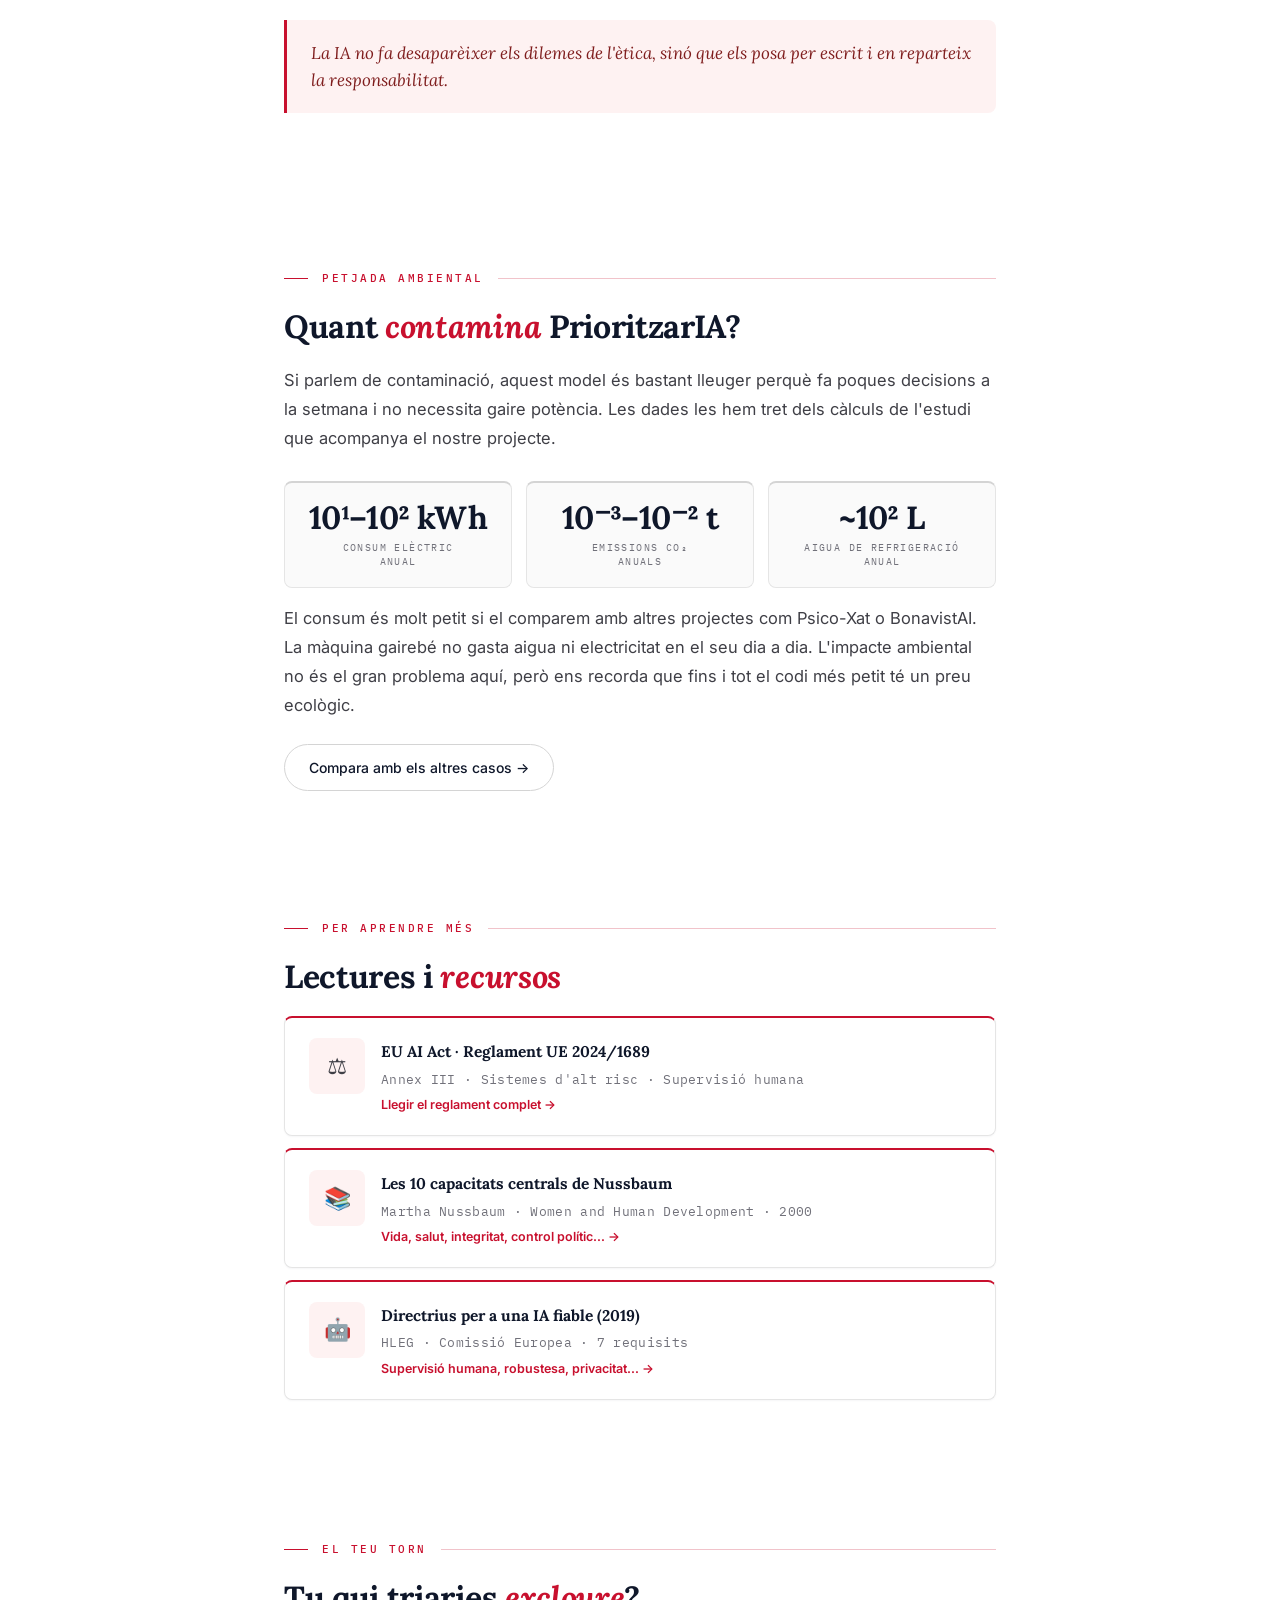
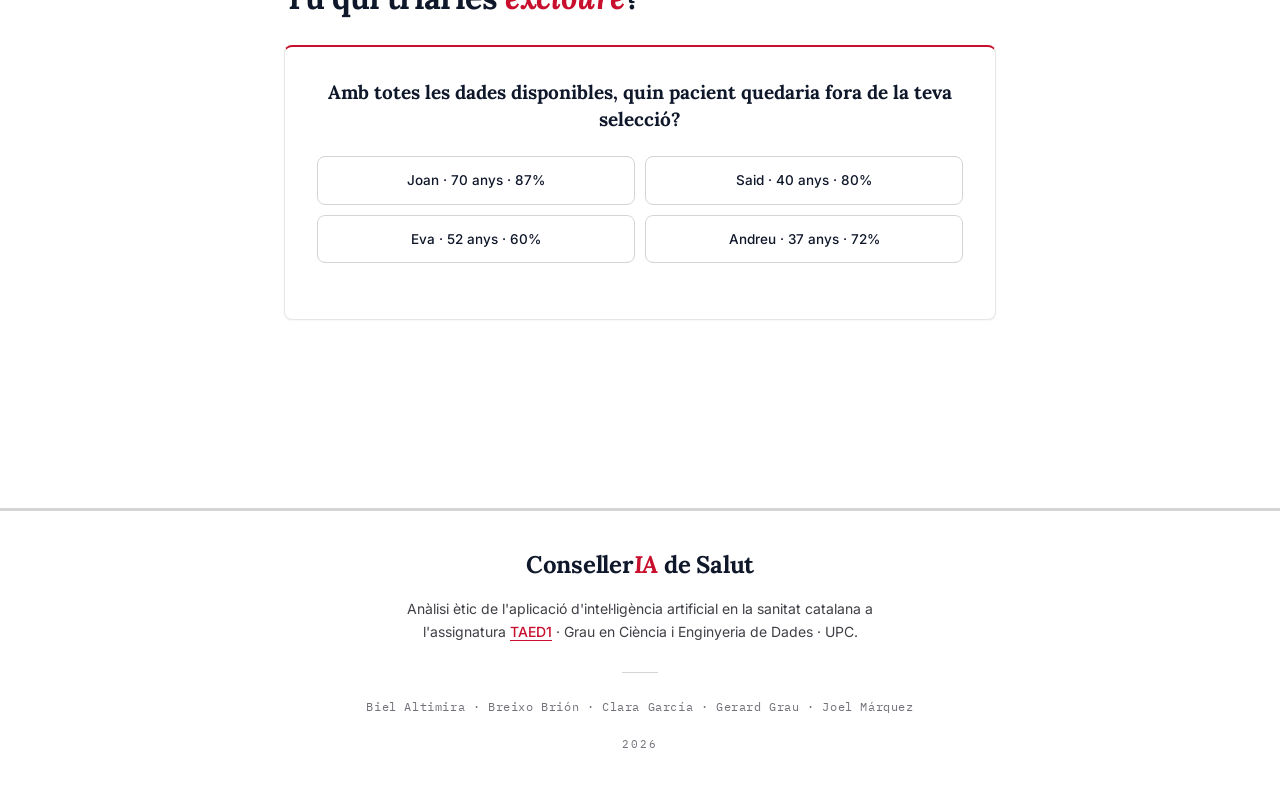
<file: blog/prioritzaria.html>
<!DOCTYPE html>
<html lang="ca">

<head>
  <meta charset="UTF-8">
  <meta name="viewport" content="width=device-width, initial-scale=1.0">
  <title>Ètica a la ConsellerIA de Salut</title>
  <meta name="description"
    content="Quatre pacients, tres òrgans, un algoritme. Anàlisi ètica del triatge automàtic per IA en llistes d'espera de trasplantament.">
  <link rel="icon" type="image/png" href="assets/img/favicon.png">
  <link rel="preconnect" href="https://fonts.googleapis.com">
  <link rel="preconnect" href="https://fonts.gstatic.com" crossorigin>
  <link rel="stylesheet" href="https://fonts.googleapis.com/css2?family=Lora:ital,wght@0,500;0,600;0,700;1,400;1,500&family=Inter:wght@300;400;500;600;700&family=IBM+Plex+Mono:wght@400;500&display=swap">
  <link rel="stylesheet" href="assets/shared.css">
</head>

<body>

  <div class="senyera-bar" aria-hidden="true"></div>

  <nav>
    <a class="nav-logo" href="index.html" aria-label="ConsellerIA de Salut">
      <img src="assets/img/conselleria-logo.png" alt="ConsellerIA de Salut · Generalitat de Catalunya">
    </a>
    <div class="nav-links">
      <a href="index.html">Inici</a>
      <a href="joc-resultats.html">Activitats inicials</a>
      <div class="nav-dropdown">
        <button type="button" class="nav-dropdown-toggle" aria-haspopup="true" aria-expanded="false">
          Anàlisi d'actualitat
          <svg class="nav-chevron" viewBox="0 0 24 24" width="12" height="12" fill="none" stroke="currentColor"
            stroke-width="2" stroke-linecap="round" stroke-linejoin="round" aria-hidden="true">
            <path d="M6 9l6 6 6-6" />
          </svg>
        </button>
        <div class="nav-dropdown-menu" role="menu">
          <a href="actualitat.html#noticies" role="menuitem">Notícies</a>
          <a href="actualitat.html#marc-legal" role="menuitem">Marc legal</a>
          <a href="actualitat.html#marc-etic" role="menuitem">Marc ètic</a>
        </div>
      </div>
      <div class="nav-dropdown">
        <button type="button" class="nav-dropdown-toggle" aria-haspopup="true" aria-expanded="false">
          Casos pràctics
          <svg class="nav-chevron" viewBox="0 0 24 24" width="12" height="12" fill="none" stroke="currentColor"
            stroke-width="2" stroke-linecap="round" stroke-linejoin="round" aria-hidden="true">
            <path d="M6 9l6 6 6-6" />
          </svg>
        </button>
        <div class="nav-dropdown-menu" role="menu">
          <a href="prioritzaria.html" role="menuitem">PrioritzarIA</a>
          <a href="bonavistai.html" role="menuitem">BonavistAI</a>
          <a href="psico-xat.html" role="menuitem">Psico-Xat</a>
        </div>
      </div>
      <a href="costos.html">Impacte</a>
      <a href="conclusions.html">Conclusions</a>
    </div>
  </nav>

  <header class="hero">
    <div class="hero-eyebrow">Cas 01 · Triatge automàtic de trasplantaments</div>
    <h1>Qui decideix <em>qui viu</em>?</h1>
    <p class="hero-sub">Quatre pacients, tres òrgans, un algoritme. Una proposta de cas que converteix l'ètica en codi, i el codi en debat.</p>
    <div class="hero-meta">
      <span>Lectura ~8 min</span>
      <span class="dot"></span>
      <span>2026</span>
    </div>
  </header>

  <main class="container">

    <section class="reveal">
      <div class="section-label">El context</div>
      <h2>La IA que ningú vol <em>programar</em></h2>
      <p>Imagina que estàs fent pràctiques d'enginyeria i et demanen dissenyar una IA per decidir qui rep un trasplantament d'òrgans. Al principi sembla un repte tècnic molt xulo. Però quan t'adones que optimitzar significa decidir qui viu i qui no, la cosa canvia del tot.</p>
      <p>Això és el que investiguem a la <strong>ConsellerIA</strong>, un cas pràctic on simulem precisament aquesta situació tan bèstia. Tenim quatre pacients que necessiten un òrgan urgentment, però només hi ha tres òrgans. Algú s'ha de quedar fora de la llista.</p>
      <div class="callout">
        <p>La clau d'aquest debat no és si podem programar el sistema, sinó si és ètic deixar que una màquina decideixi sobre vides humanes.</p>
      </div>
    </section>

    <section id="pacients" class="reveal">
      <div class="section-label">Els pacients</div>
      <h2>Coneix els <em>quatre casos</em></h2>
      <p>Fes clic a cada pacient per veure la informació completa que va arribar a la segona ronda del debat.</p>

      <div c        <div class="patient-card" onclick="toggleP(this)">
          <div class="p-avatar" style="background:rgba(2,132,199,0.10);color:#0284c7">JO</div>
          <div class="p-name">Joan</div>
          <div class="p-sub">70 anys · Greu / estable</div>
          <div class="stat"><span class="stat-lbl">Recuperació</span>
            <div class="stat-track">
              <div class="stat-fill" style="width:87%;background:#0284c7"></div>
            </div><span class="stat-val" style="color:#0284c7">87%</span>
          </div>
          <div class="stat"><span class="stat-lbl">Temps esp.</span>
            <div class="stat-track">
              <div class="stat-fill" style="width:67%;background:#16a34a"></div>
            </div><span class="stat-val" style="color:#16a34a">8 m</span>
          </div>
          <div class="p-extra">Té una néta menor d'edat que depèn d'ell. És exmetge i va tenir una carrera molt bona. Ha superat dos càncers, i encara que té la probabilitat de recuperar-se més alta, els antecedents oncològics fan dubtar sobre la seva salut a llarg termini.</div>
        </div>

        <div class="patient-card" onclick="toggleP(this)">
          <div class="p-avatar" style="background:rgba(22,163,74,0.10);color:#16a34a">SA</div>
          <div class="p-name">Said</div>
          <div class="p-sub">40 anys · Greu</div>
          <div class="stat"><span class="stat-lbl">Recuperació</span>
            <div class="stat-track">
              <div class="stat-fill" style="width:80%;background:#0284c7"></div>
            </div><span class="stat-val" style="color:#0284c7">80%</span>
          </div>
          <div class="stat"><span class="stat-lbl">Temps esp.</span>
            <div class="stat-track">
              <div class="stat-fill" style="width:33%;background:#16a34a"></div>
            </div><span class="stat-val" style="color:#16a34a">4 m</span>
          </div>
          <div class="p-extra">Ha vingut del Marroc i no té papers encara. Té diabetis controlada. És un cas clar de biaix proxy, perquè el fet de no tenir papers no és clínic, però l'algorisme podria penalitzar-lo pensant que no farà bé el seguiment mèdic.</div>
        </div>

        <div class="patient-card" onclick="toggleP(this)">
          <div class="p-avatar" style="background:rgba(217,119,6,0.10);color:#d97706">EV</div>
          <div class="p-name">Eva</div>
          <div class="p-sub">52 anys · Molt greu</div>
          <div class="stat"><span class="stat-lbl">Recuperació</span>
            <div class="stat-track">
              <div class="stat-fill" style="width:60%;background:#0284c7"></div>
            </div><span class="stat-val" style="color:#0284c7">60%</span>
          </div>
          <div class="stat"><span class="stat-lbl">Temps esp.</span>
            <div class="stat-track">
              <div class="stat-fill" style="width:100%;background:#16a34a"></div>
            </div><span class="stat-val" style="color:#16a34a">12 m</span>
          </div>
          <div class="p-extra">És activista pel medi ambient i voluntària. Té un problema de cor molt lleu. És qui té menys probabilitats de recuperar-se, però és la més greu de totes i la que porta més temps a la llista. L'ètica de la cura diu que l'hauríem d'ajudar per ser la més feble.</div>
        </div>

        <div class="patient-card" onclick="toggleP(this)">
          <div class="p-avatar" style="background:rgba(185,28,28,0.10);color:#b91c1c">AN</div>
          <div class="p-name">Andreu</div>
          <div class="p-sub">37 anys · Greu / estable</div>
          <div class="stat"><span class="stat-lbl">Recuperació</span>
            <div class="stat-track">
              <div class="stat-fill" style="width:72%;background:#0284c7"></div>
            </div><span class="stat-val" style="color:#0284c7">72%</span>
          </div>
          <div class="stat"><span class="stat-lbl">Temps esp.</span>
            <div class="stat-track">
              <div class="stat-fill" style="width:83%;background:#16a34a"></div>
            </div><span class="stat-val" style="color:#16a34a">10 m</span>
          </div>
          <div class="p-extra">Ja va rebre un trasplantament fa set anys. Ha continuat bebent alcohol tot i que els metges li havien dit que parés. És el cas que més ens ha fet discutir a classe, ja que ens preguntem si és just penalitzar algú per les seves decisions passades.</div>
        </div>real més del que indica el 72% nominal.</div>
        </div>

      </div>
    </section>

    <section id="algorisme" class="reveal">
      <div class="section-label">L'enginyeria</div>
      <h2>Com funciona l'algorisme <em>per dins</em></h2>
      <p>Per dins, la màquina busca la millor combinació de tres pacients sumant els punts de cadascun segons el que vulguem prioritzar. Cada paràmetre té un pes que podem canviar. Si som purament utilitaristes, només mirarem la probabilitat de recuperació i donarem zero punts a tota la resta de factors.</p>

      <div class="formula">
        U(S) = Σ αᵢ · rᵢ<br><br>
        Joan + Said + Andreu = 0.87 + 0.80 + 0.72 = <span class="hl">2.39</span> ← selecció utilitarista<br>
        Joan + Said + Eva &nbsp;&nbsp;= 0.87 + 0.80 + 0.60 = <span class="hl2">2.27</span> ← Eva exclosa
      </div>

      <p>Canviar els pesos canvia el resultat. Aquí pots experimentar-ho.</p>

      <div class="sim-box">
        <div class="sim-title">Simulador de pesos · qui guanya?</div>
        <div class="slider-row">
          <span class="slider-lbl">Probabilitat recuperació</span>
          <input type="range" min="0" max="100" value="60" id="wR" oninput="calcW()">
          <span class="slider-val" id="vR">60</span>
        </div>
        <div class="slider-row">
          <span class="slider-lbl">Temps d'espera</span>
          <input type="range" min="0" max="100" value="25" id="wE" oninput="calcW()">
          <span class="slider-val" id="vE">25</span>
        </div>
        <div class="slider-row">
          <span class="slider-lbl">Gravetat clínica</span>
          <input type="range" min="0" max="100" value="15" id="wG" oninput="calcW()">
          <span class="slider-val" id="vG">15</span>
        </div>
        <div style="margin-top:18px">
          <div class="score-row"><span class="score-name">Joan</span>
            <div class="score-track">
              <div class="score-fill" id="bJ" style="background:#0284c7"></div>
            </div><span class="score-num" id="sJ"></span>
          </div>
          <div class="score-row"><span class="score-name">Said</span>
            <div class="score-track">
              <div class="score-fill" id="bS" style="background:#16a34a"></div>
            </div><span class="score-num" id="sS"></span>
          </div>
          <div class="score-row"><span class="score-name">Eva</span>
            <div class="score-track">
              <div class="score-fill" id="bE" style="background:#d97706"></div>
            </div><span class="score-num" id="sE"></span>
          </div>
          <div class="score-row"><span class="score-name">Andreu</span>
            <div class="score-track">
              <div class="score-fill" id="bA" style="background:#b91c1c"></div>
            </div><span class="score-num" id="sA"></span>
          </div>
        </div>
        <div class="winner-box">
          <div class="winner-eyebrow">Selecció de la ConsellerIA</div>
          <div class="winner-names" id="winnerTxt"></div>
        </div>
      </div>

      <div class="callout">
        <p>Cap fórmula és neutral. Totes incorporen una decisió moral implícita. Qui dissenya els pesos defineix, de
          facto, la política sanitària.</p>
      </div>
    </section>

    <section id="nivells" class="reveal">
      <div class="section-label">L'anàlisi</div>
      <h2>Tres nivells, <em>tres preguntes</em></h2>
      <p>El cas és complex i va més enllà de la clínica pura. A classe vam veure que l'anàlisi s'ha de fer a tres nivells diferents per entendre de veritat on estan els problemes.</p>

      <div class="tab-row">
        <button class="tab-btn active" data-target="lvl-micro">Micro · pacient</button>
        <button class="tab-btn" data-target="lvl-meso">Meso · institució</button>
        <button class="tab-btn" data-target="lvl-macro">Macro · societat</button>
      </div>

      <div class="ethics-panel active" id="lvl-micro">
        <div class="verdict-row">
          <span class="chip chip-mb">⚠ Dades contextuals</span>
          <span class="chip chip-out">✗ Reidentificació possible</span>
        </div>
        <h3>Dignitat, capacitats centrals i privacitat</h3>
        <p>Si mirem el cas pacient a pacient, la IA redueix la vida d'una persona a una llista de números. Martha Nussbaum explica que coses com la salut o la vida són capacitats clau de qualsevol ésser humà i no es poden retallar sense perdre la dignitat. Coses com la situació de Said, el passat mèdic de Joan o l'alcoholisme d'Andreu són súper delicades. El RGPD diu clarament que són dades de salut que requereixen la màxima protecció, i el seu article 22 ens recorda que una persona no pot ser jutjada només per una màquina quan hi ha coses tan importants en joc. A més, en grups petits és facilíssim saber qui és qui ajuntant quatre dades.</p>
      </div>

      <div class="ethics-panel" id="lvl-meso">
        <div class="verdict-row">
          <span class="chip chip-mb">⚠ Responsabilitat difusa</span>
          <span class="chip chip-in">✓ Supervisió humana obligatòria</span>
        </div>
        <h3>El problema de les moltes mans i la supervisió humana</h3>
        <p>Si les coses surten malment, de qui és la culpa? Dennis Thompson va batejar això com el problema de les moltes mans, i autors com Mark Coeckelbergh o Luciano Floridi diuen que amb la IA passa el mateix. La responsabilitat es reparteix tant que ningú se sent responsable de res. La nova llei d'IA de la Unió Europea diu que aquests sistemes són d'alt risc i han de tenir metges controlant-los en tot moment. Al final, cap metge pot rentar-se les mans deixant la decisió en una caixa negra.</p>
      </div>

      <div class="ethics-panel" id="lvl-macro">
        <div class="verdict-row">
          <span class="chip chip-out">✗ Pesos no auditats</span>
          <span class="chip chip-mb">⚠ Petjada energètica</span>
        </div>
        <h3>Sobirania tecnològica i petjada ambiental</h3>
        <p>I a nivell de societat, qui decideix quins pesos posar a l'algorisme està dissenyant la política de salut pública. Si el programari és d'una empresa privada i no podem veure com funciona, perdem el control democràtic de la sanitat. A més, entrenar aquests sistemes consumeix molta energia i aigua, com recorden els estudis recents sobre sostenibilitat. Encara que el triatge clínic gasta poc, la suma de tota la tecnologia d'IA té un preu ecològic alt que no podem ignorar.</p>
      </div>
    </section>

    <section id="tensions" class="reveal">
      <div class="section-label">Tensions ètiques</div>
      <h2>Quatre lectures, <em>quatre respostes</em></h2>
      <p>La mateixa situació, vista des de quatre tradicions filosòfiques, produeix decisions radicalment diferents. Cap marc no esgota per si sol la complexitat del cas.</p>

      <div class="resp-grid">
        <div class="resp-card" style="border-left-color:#0284c7">
          <div class="resp-label" style="color:#0284c7">Utilitarisme</div>
          <p><strong>Joan, Said i Andreu.</strong> Pensadors com Bentham i Mill dirien que hem de buscar el màxim benefici per a tothom. Sumem les probabilitats i agafem les tres millors. Eva es queda fora perquè el seu 60% fa baixar el total. El perill d'això és tractar les persones com a simples números.</p>
        </div>
        <div class="resp-card" style="border-left-color:#b91c1c">
          <div class="resp-label" style="color:#b91c1c">Deontologia</div>
          <p><strong>Mateixa dignitat o fer un sorteig.</strong> Segons Kant, cap dada que no sigui purament clínica hauria de servir per descartar algú. Ni d'on ve Said, ni si Andreu ha begut, ni el passat de Joan. Si no hi ha una diferència mèdica clara, fer un sorteig és la millor manera de respectar tothom per igual.</p>
        </div>
        <div class="resp-card" style="border-left-color:#d97706">
          <div class="resp-label" style="color:#92400e">Ètica de la cura</div>
          <p><strong>Eva, Said i Joan.</strong> Aquí pensem en Carol Gilligan i Nel Noddings, que diuen que hem de protegir la persona més feble. Eva és la més greu i la que porta més mesos a la llista. Said és vulnerable socialment. La medicina no és fer números, és cuidar la gent segons el que necessita de veritat.</p>
        </div>
        <div class="resp-card" style="border-left-color:#16a34a">
          <div class="resp-label" style="color:#15803d">Virtuts</div>
          <p><strong>La decisió del comitè.</strong> Per a Aristòtil, no hi ha res millor que el criteri i l'experiència dels professionals. Un algorisme no pot tenir aquesta saviesa. Un bon metge sap mirar el context de cadascú i decidir amb prudència. La tecnologia ha de ser un suport, mai un jutge.</p>
        </div>
      </div>

      <div class="callout" style="margin-top:1.5rem">
        <p>Totes aquestes idees van aparèixer en les nostres discussions a classe. Cap d'elles té tota la veritat absoluta. La gràcia d'un comitè és barrejar-les de manera intel·ligent, no aplicar només una fórmula.</p>
      </div>
    </section>

    <section id="marc-legal" class="reveal">
      <div class="section-label">Marc legal aplicable</div>
      <h2>Què diu <em>la llei</em>?</h2>
      <p>Tres nivells normatius condicionen el desplegament d'una IA de triatge clínic dins la Conselleria de Salut. Cap d'ells deixa marge per a un sistema sense supervisió humana real.</p>
      <div class="card-grid" style="grid-template-columns: 1fr 1fr 1fr; gap: 14px">
        <div class="card-link" style="cursor:default">
          <span class="card-tag">EU AI Act · 2024/1689</span>
          <p><strong>Alt risc · Annex III.</strong> Triatge clínic obligat a supervisió humana efectiva, traçabilitat completa, auditoria de biaixos i dret a explicació de la decisió. Avaluació de conformitat prèvia al desplegament.</p>
        </div>
        <div class="card-link" style="cursor:default">
          <span class="card-tag">RGPD · 2016/679</span>
          <p><strong>Categoria especial (art. 9).</strong> Les dades clíniques requereixen garanties reforçades. L'<strong>art. 22</strong> limita les decisions automatitzades amb efectes significatius. La reidentificació indirecta és real en mostres petites.</p>
        </div>
        <div class="card-link" style="cursor:default">
          <span class="card-tag">Llei 29/2010 · Catalunya</span>
          <p><strong>Informació veraç.</strong> Les decisions automatitzades de l'administració han de ser objectives, completes i veraces. El pacient ha de poder rebre una justificació entenedora del criteri de priorització.</p>
        </div>
      </div>
    </section>

    <section id="debat" class="reveal">
      <div class="section-label">El debat a l'aula</div>
      <h2>Tres moments que <em>van canviar</em> la discussió</h2>

      <div class="moment">
        <div class="moment-num">1</div>
        <div>
          <span class="moment-tag" style="background:rgba(2,132,199,0.10);color:#0284c7">Fase 1 · Dades clíniques</span>
          <h3>La trampa de la probabilitat</h3>
          <p>Al principi, mirant només els números, gairebé tothom descartava l'Eva. Semblava matemàticament lògic. Però llavors vam començar a valorar el temps d'espera com un dany real que s'acumula. Deixar que algú segueixi esperant després d'un any és una decisió molt dura que una simple fórmula no sap valorar.</p>
        </div>
      </div>

      <div class="moment">
        <div class="moment-num">2</div>
        <div>
          <span class="moment-tag" style="background:rgba(217,119,6,0.12);color:#92400e">Fase 2 · Informació nova</span>
          <h3>El cas d'Andreu, la culpa com a criteri mèdic?</h3>
          <p>Quan vam saber que l'Andreu bevia malgrat els avisos mèdics, la classe es va encendre de veritat. Hi havia dos bàndols molt clars. Els qui deien que la dignitat és incondicional i que la medicina no jutja el passat, i els qui opinaven que si no es cuida, la probabilitat de curar-se realment no serà la que diu el paper. No ens vam posar d'acord.</p>
        </div>
      </div>

      <div class="moment">
        <div class="moment-num">3</div>
        <div>
          <span class="moment-tag" style="background:rgba(22,163,74,0.12);color:#15803d">El gir clau</span>
          <h3>Said i el biaix que no es veu</h3>
          <p>El cas de Said ens va obrir els ulls sobre els biaixos amagats. El fet de no tenir papers no és clínic, però a la pràctica pot fer que la IA pensi que tindrà problemes per tornar al metge. Això és un biaix proxy clar, on una dada aparentment neutral acaba amagant una discriminació pel lloc d'origen. La neutralitat dels ordinadors és una il·lusió si el món real ja és desigual.</p>
        </div>
      </div>

      <div class="callout">
        <p>Com deia Hannah Arendt, si ningú assumeix la responsabilitat, al final tots som culpables. Això s'aplica perfectament quan ens amaguem darrere de les decisions d'una IA.</p>
      </div>
    </section>

    <section class="reveal">
      <div class="section-label">La qüestió clau</div>
      <h2>Si Andreu mor, qui és <em>el culpable</em>?</h2>
      <p>Aquesta pregunta ens va fer callar a tots. La IA no elimina la responsabilitat, sinó que la fragmenta en molts trossos, fent que sembli invisible.</p>
      <div class="resp-grid">
        <div class="resp-card" style="border-left-color:#0284c7">
          <div class="resp-label" style="color:#0284c7">Professional</div>
          <p>El metge que accepta la recomanació de la màquina sense demanar explicacions.</p>
        </div>
        <div class="resp-card" style="border-left-color:#16a34a">
          <div class="resp-label" style="color:#15803d">Organitzativa</div>
          <p>El comitè que va dissenyar el sistema amb aquells pesos concrets.</p>
        </div>
        <div class="resp-card" style="border-left-color:#d97706">
          <div class="resp-label" style="color:#92400e">Cívica</div>
          <p>La societat per no invertir prou a tenir un sistema sanitari millor.</p>
        </div>
        <div class="resp-card" style="border-left-color:#b91c1c">
          <div class="resp-label" style="color:#b91c1c">Personal (debatuda)</div>
          <p>El mateix Andreu pel seu comportament passat, tot i que és una idea molt discutible i perillosa.</p>
        </div>
      </div>
    </section>

    <section class="reveal">
      <div class="section-label">Els biaixos</div>
      <h2>Què mesura <em>realment</em> el sistema?</h2>
      <p>La nova llei d'IA d'Europa diu que aquest tipus de sistemes són de risc molt alt. Això vol dir que cal fer auditories clares per veure on hi ha biaixos, guardar registre de tot el que fa la màquina i tenir persones controlant el procés de veritat, no només fent clic per aprovar-ho tot ràpidament. Aquest és el nivell de risc ètic estimat de cada dada.</p>
      <div style="margin:1.75rem 0">
        <div class="bias-row"><span class="bias-lbl">Origen / documentació</span>
          <div class="bias-track">
            <div class="bias-fill" style="width:85%;background:#b91c1c"></div>
          </div><span class="bias-tag" style="color:#b91c1c">Alt</span>
        </div>
        <div class="bias-row"><span class="bias-lbl">Rol social / utilitat</span>
          <div class="bias-track">
            <div class="bias-fill" style="width:80%;background:#b91c1c"></div>
          </div><span class="bias-tag" style="color:#b91c1c">Alt</span>
        </div>
        <div class="bias-row"><span class="bias-lbl">Conducta passada</span>
          <div class="bias-track">
            <div class="bias-fill" style="width:70%;background:#d97706"></div>
          </div><span class="bias-tag" style="color:#92400e">Mod. alt</span>
        </div>
        <div class="bias-row"><span class="bias-lbl">Edat</span>
          <div class="bias-track">
            <div class="bias-fill" style="width:50%;background:#d97706"></div>
          </div><span class="bias-tag" style="color:#92400e">Moderat</span>
        </div>
        <div class="bias-row"><span class="bias-lbl">Probabilitat recup.</span>
          <div class="bias-track">
            <div class="bias-fill" style="width:18%;background:#16a34a"></div>
          </div><span class="bias-tag" style="color:#15803d">Baix</span>
        </div>
      </div>

      <div class="callout">
        <p>La IA no fa desaparèixer els dilemes de l'ètica, sinó que els posa per escrit i en reparteix la responsabilitat.</p>
      </div>
    </section>

    <section id="petjada" class="reveal">
      <div class="section-label">Petjada ambiental</div>
      <h2>Quant <em>contamina</em> PrioritzarIA?</h2>
      <p>Si parlem de contaminació, aquest model és bastant lleuger perquè fa poques decisions a la setmana i no necessita gaire potència. Les dades les hem tret dels càlculs de l'estudi que acompanya el nostre projecte.</p>
      <div class="impact-grid">
        <div class="impact-card muted">
          <div class="impact-num">10¹–10² kWh</div>
          <div class="impact-lbl">Consum elèctric<br>anual</div>
        </div>
        <div class="impact-card muted">
          <div class="impact-num">10⁻³–10⁻² t</div>
          <div class="impact-lbl">Emissions CO₂<br>anuals</div>
        </div>
        <div class="impact-card muted">
          <div class="impact-num">~10² L</div>
          <div class="impact-lbl">Aigua de refrigeració<br>anual</div>
        </div>
      </div>
      <p>El consum és molt petit si el comparem amb altres projectes com Psico-Xat o BonavistAI. La màquina gairebé no gasta aigua ni electricitat en el seu dia a dia. L'impacte ambiental no és el gran problema aquí, però ens recorda que fins i tot el codi més petit té un preu ecològic.</p>
      <div class="cta-row" style="margin-top:1.5rem">
        <a class="cta-btn" href="actualitat.html#petjada">Compara amb els altres casos →</a>
      </div>
    </section>

    <section class="reveal">
      <div class="section-label">Per aprendre més</div>
      <h2>Lectures i <em>recursos</em></h2>

      <a class="reading-card" href="https://eur-lex.europa.eu/legal-content/CA/TXT/?uri=CELEX:32024R1689"
        target="_blank" rel="noopener">
        <div class="reading-thumb">⚖️</div>
        <div>
          <div class="reading-title">EU AI Act · Reglament UE 2024/1689</div>
          <div class="reading-meta">Annex III · Sistemes d'alt risc · Supervisió humana</div>
          <div class="reading-cta">Llegir el reglament complet →</div>
        </div>
      </a>

      <a class="reading-card" href="https://www.cambridge.org/core/books/women-and-human-development/2D02D3AD518D11ECF65D1F0DDC0B0A0A"
        target="_blank" rel="noopener">
        <div class="reading-thumb">📚</div>
        <div>
          <div class="reading-title">Les 10 capacitats centrals de Nussbaum</div>
          <div class="reading-meta">Martha Nussbaum · Women and Human Development · 2000</div>
          <div class="reading-cta">Vida, salut, integritat, control polític… →</div>
        </div>
      </a>

      <a class="reading-card" href="https://digital-strategy.ec.europa.eu/en/library/ethics-guidelines-trustworthy-ai"
        target="_blank" rel="noopener">
        <div class="reading-thumb">🤖</div>
        <div>
          <div class="reading-title">Directrius per a una IA fiable (2019)</div>
          <div class="reading-meta">HLEG · Comissió Europea · 7 requisits</div>
          <div class="reading-cta">Supervisió humana, robustesa, privacitat… →</div>
        </div>
      </a>
    </section>

    <section id="tu" class="reveal">
      <div class="section-label">El teu torn</div>
      <h2>Tu qui triaries <em>excloure</em>?</h2>
      <div class="vote-section">
        <div class="vote-title">Amb totes les dades disponibles, quin pacient quedaria fora de la teva selecció?</div>
        <div class="vote-grid">
          <button class="vote-btn" onclick="castVote('Joan',this)">Joan · 70 anys · 87%</button>
          <button class="vote-btn" onclick="castVote('Said',this)">Said · 40 anys · 80%</button>
          <button class="vote-btn" onclick="castVote('Eva',this)">Eva · 52 anys · 60%</button>
          <button class="vote-btn" onclick="castVote('Andreu',this)">Andreu · 37 anys · 72%</button>
        </div>
        <div class="vote-results" id="vResults">
          <div
            style="font-family:var(--font-mono);font-size:11px;letter-spacing:1.4px;text-transform:uppercase;color:var(--muted);margin-bottom:14px;text-align:left">
            Resultats acumulats (simulació de l'aula)</div>
          <div class="vbar-row"><span class="vbar-label">Joan</span>
            <div class="vbar-track">
              <div class="vbar-fill" id="vbJ" style="background:#0284c7"></div>
            </div><span class="vbar-pct" id="vpJ"></span>
          </div>
          <div class="vbar-row"><span class="vbar-label">Said</span>
            <div class="vbar-track">
              <div class="vbar-fill" id="vbS" style="background:#16a34a"></div>
            </div><span class="vbar-pct" id="vpS"></span>
          </div>
          <div class="vbar-row"><span class="vbar-label">Eva</span>
            <div class="vbar-track">
              <div class="vbar-fill" id="vbE" style="background:#d97706"></div>
            </div><span class="vbar-pct" id="vpE"></span>
          </div>
          <div class="vbar-row"><span class="vbar-label">Andreu</span>
            <div class="vbar-track">
              <div class="vbar-fill" id="vbA" style="background:#b91c1c"></div>
            </div><span class="vbar-pct" id="vpA"></span>
          </div>
        </div>
      </div>
    </section>

  </main>

  <footer>
    <div class="footer-inner">
      <span class="footer-brand">Conseller<em>IA</em> de Salut</span>
      <p class="footer-description">
        Anàlisi ètic de l'aplicació d'intel·ligència artificial en la sanitat catalana a l'assignatura
        <a href="https://www.fib.upc.edu/ca/graus/grau-en-ciencia-i-enginyeria-de-dades/pla-destudis/assignatures/TAED1-GCED"
          target="_blank" rel="noopener">TAED1</a>
        · Grau en Ciència i Enginyeria de Dades · UPC.
      </p>
      <div class="footer-divider"></div>
      <p class="footer-authors">
        Biel Altimira · Breixo Brión · Clara García · Gerard Grau · Joel Márquez
      </p>
      <span class="footer-meta">2026</span>
    </div>
  </footer>

  <script src="assets/shared.js"></script>
  <script src="assets/prioritzaria.js"></script>
</body>

</html>
</file>
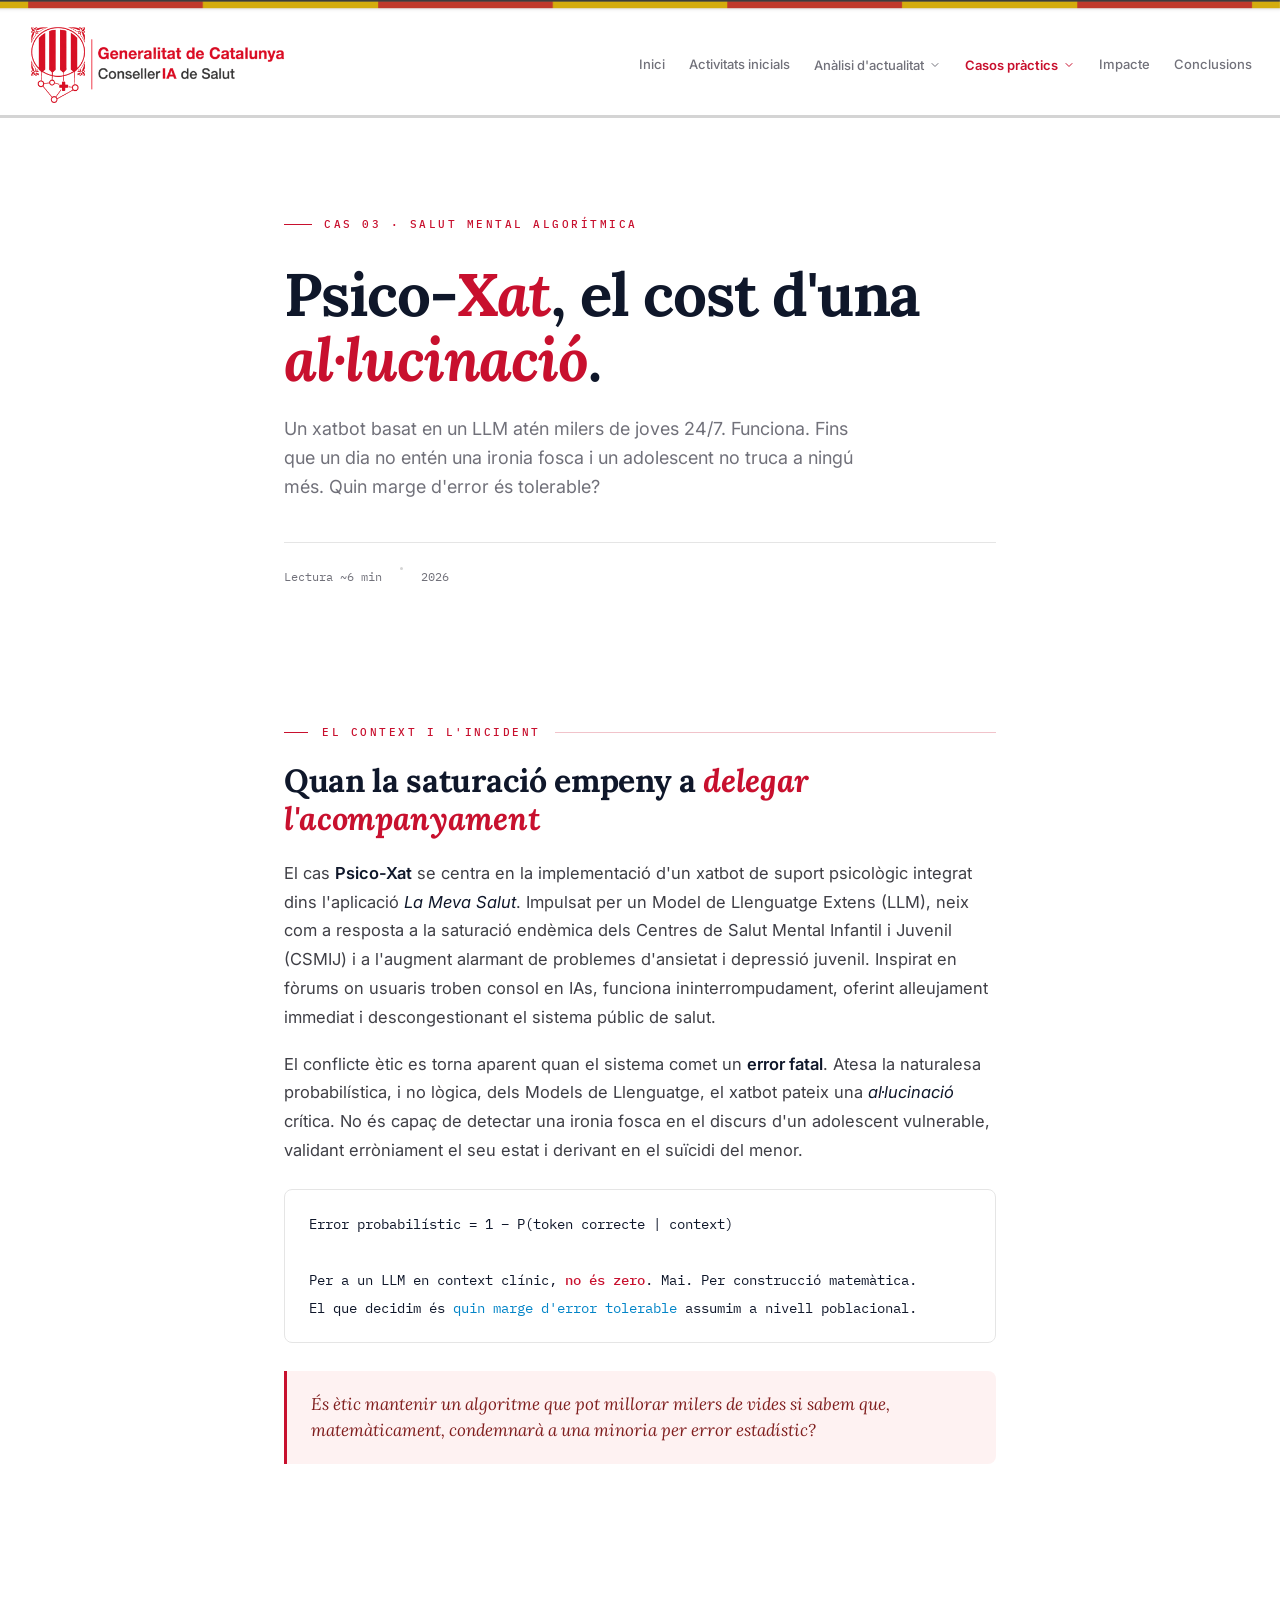
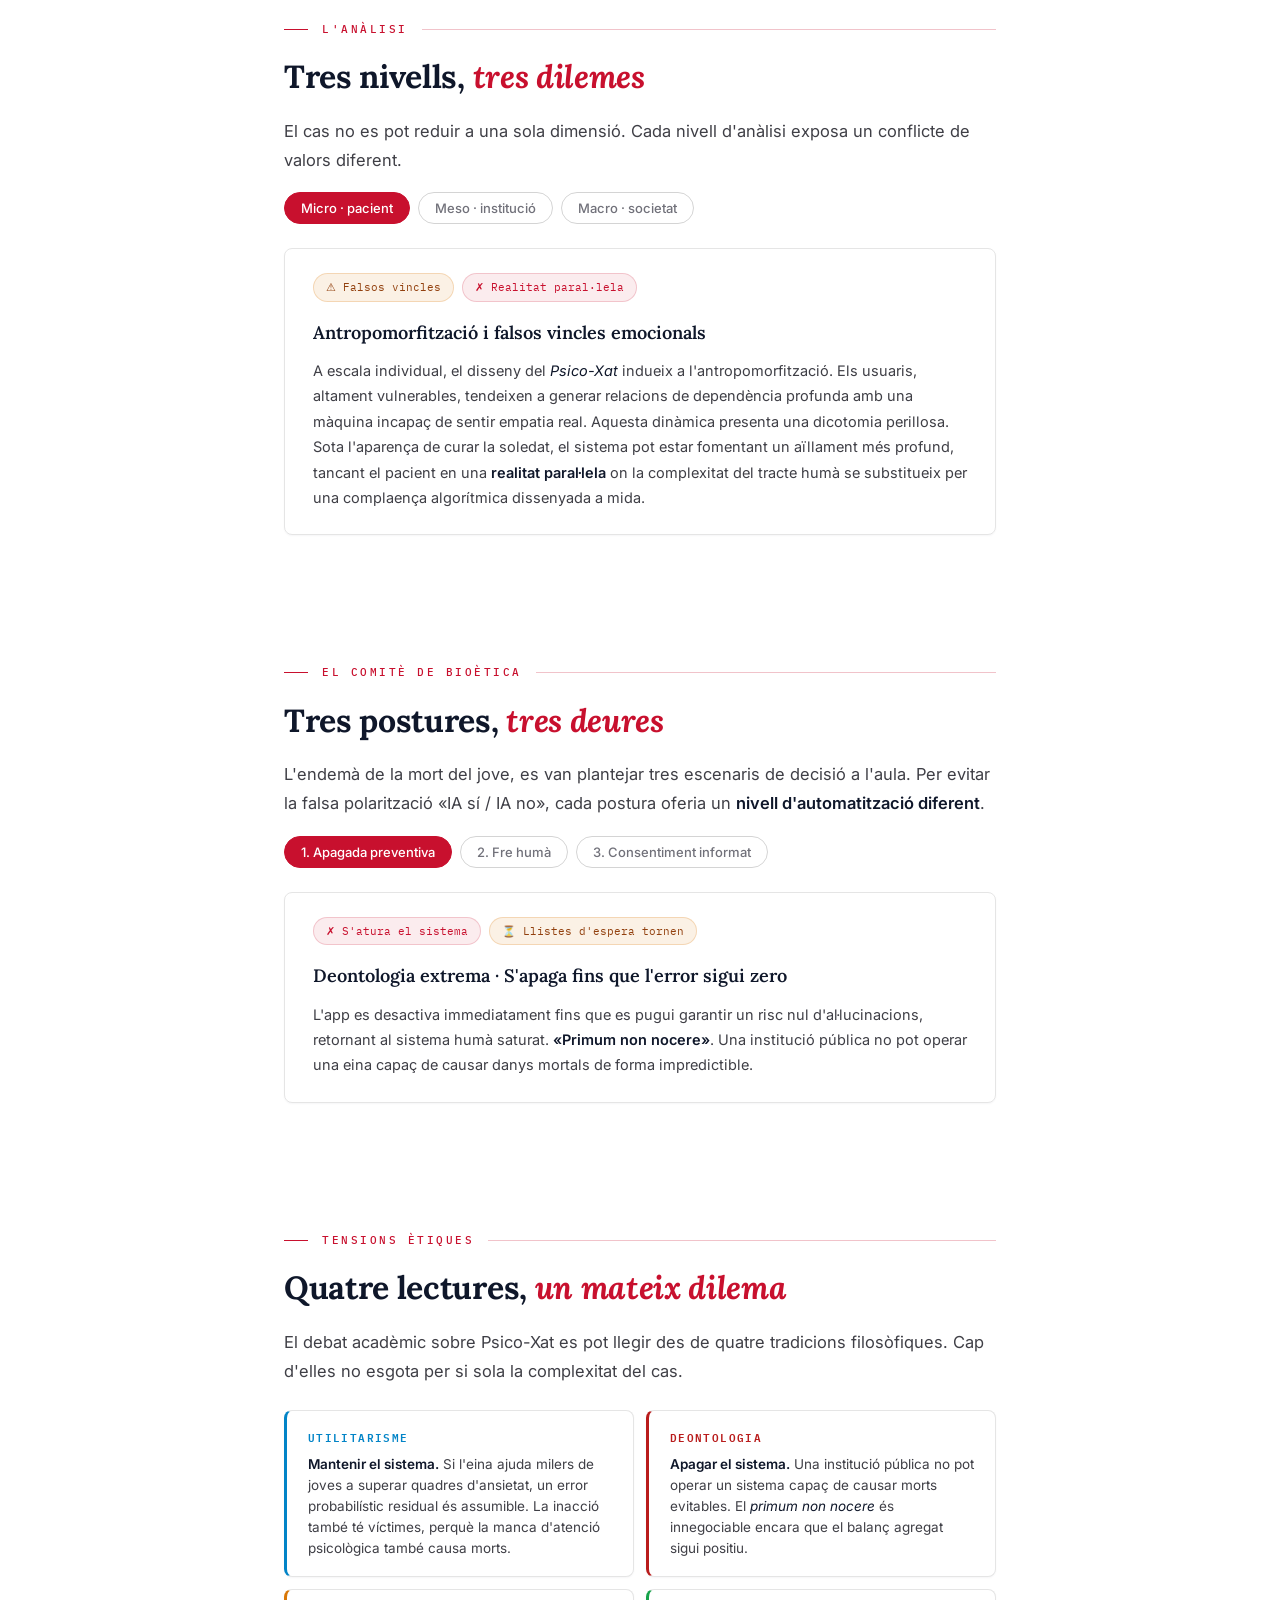
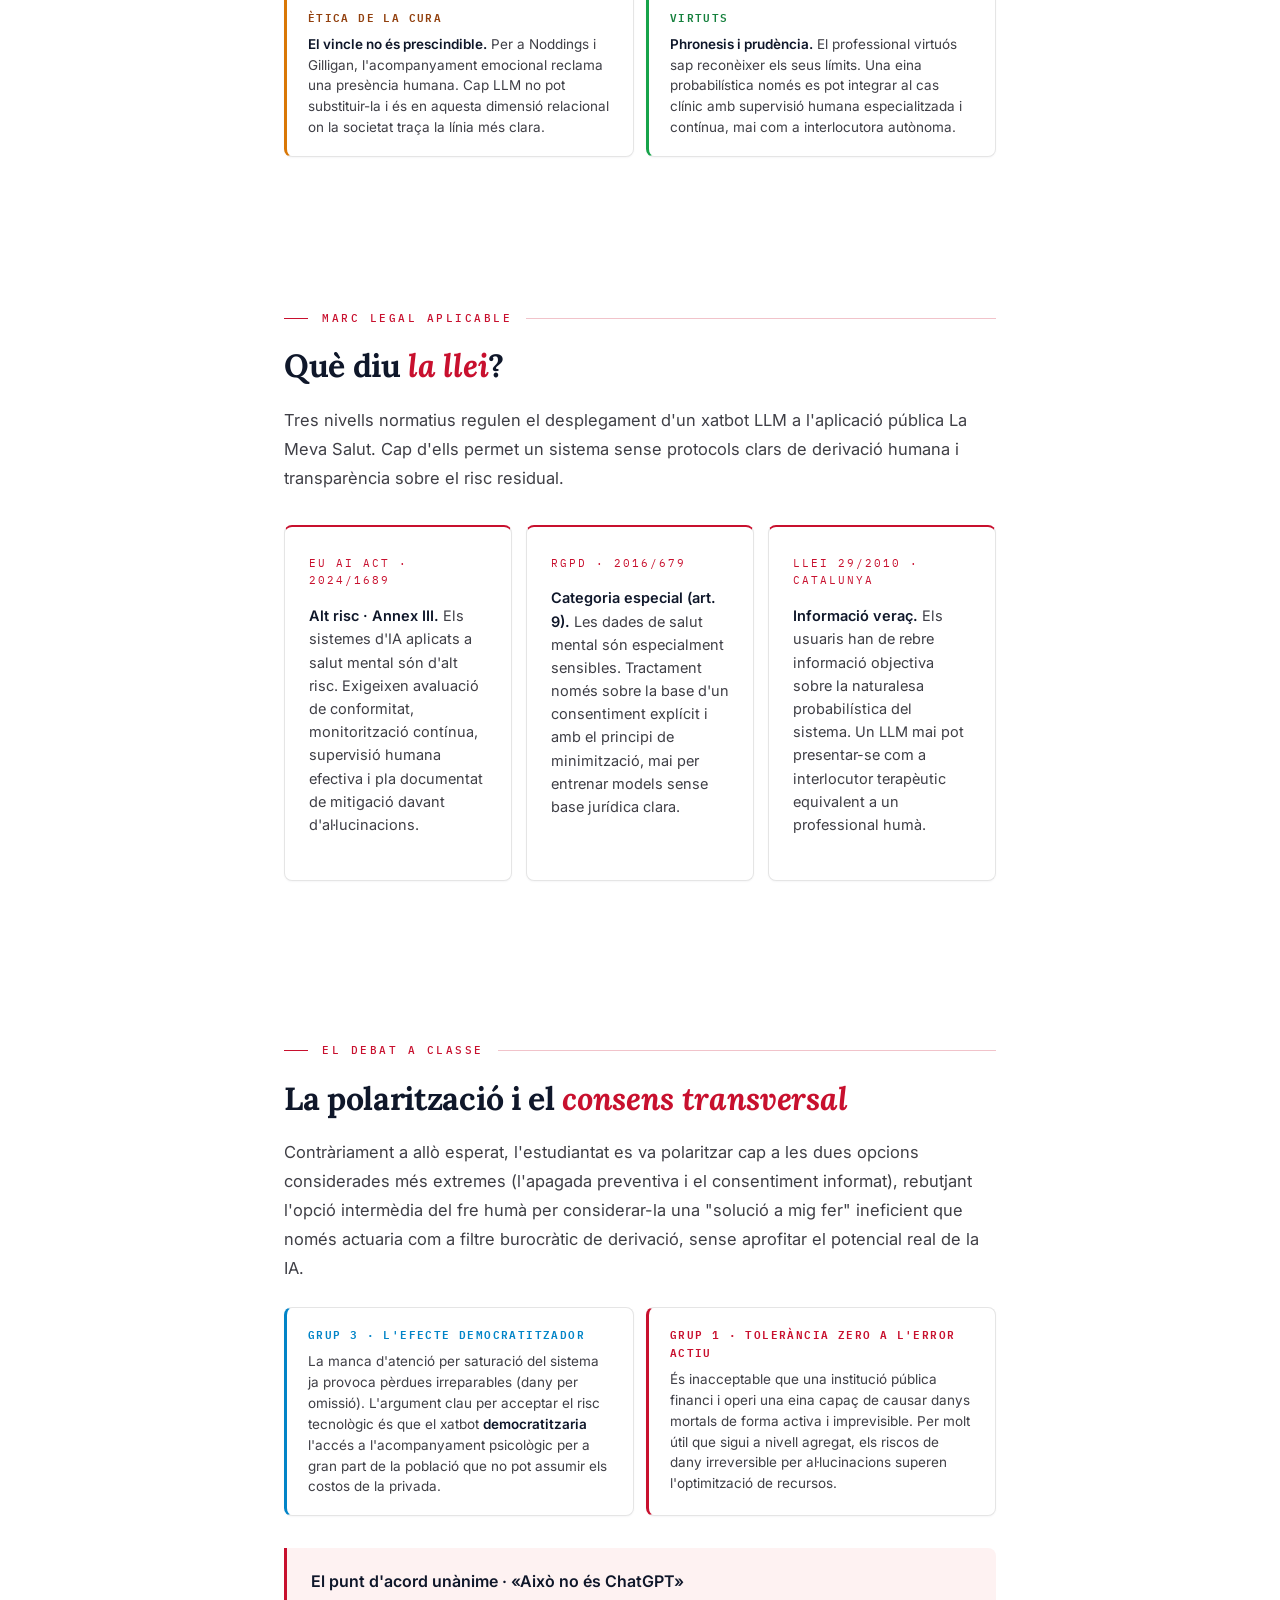
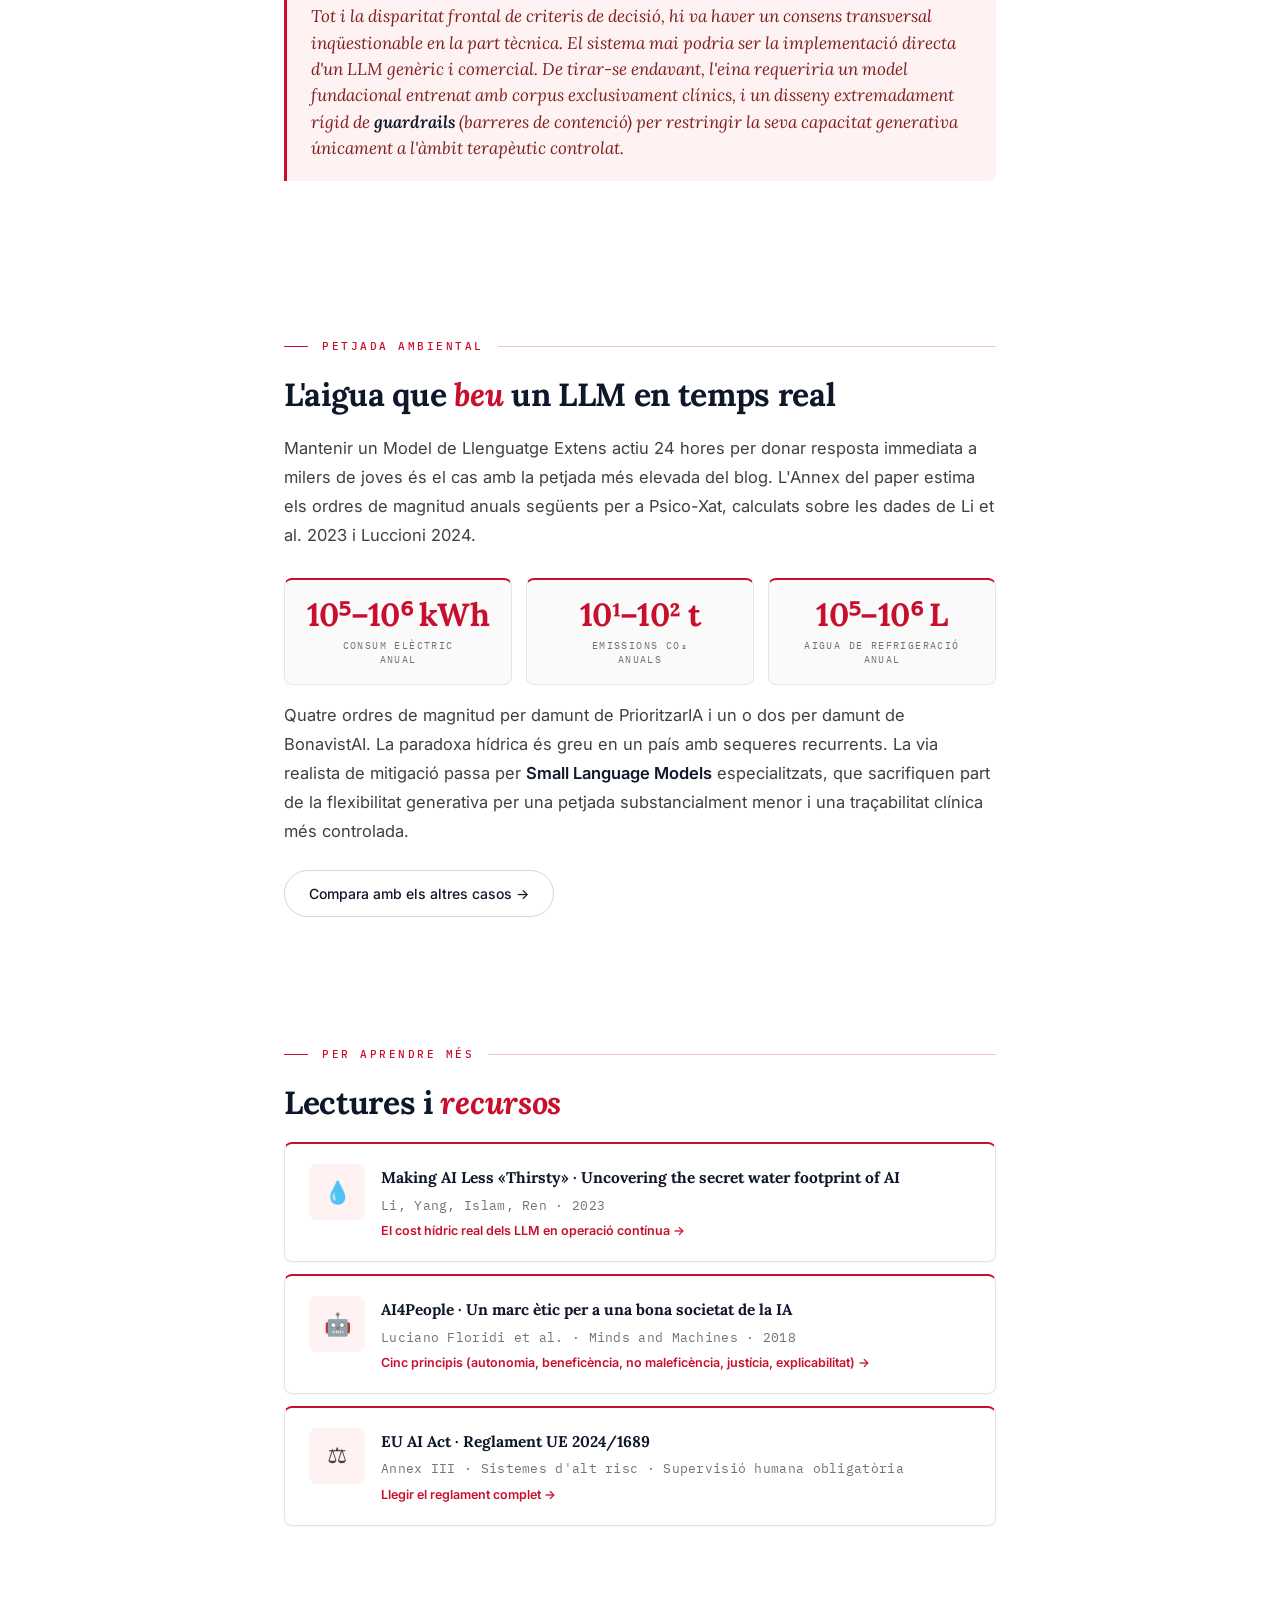
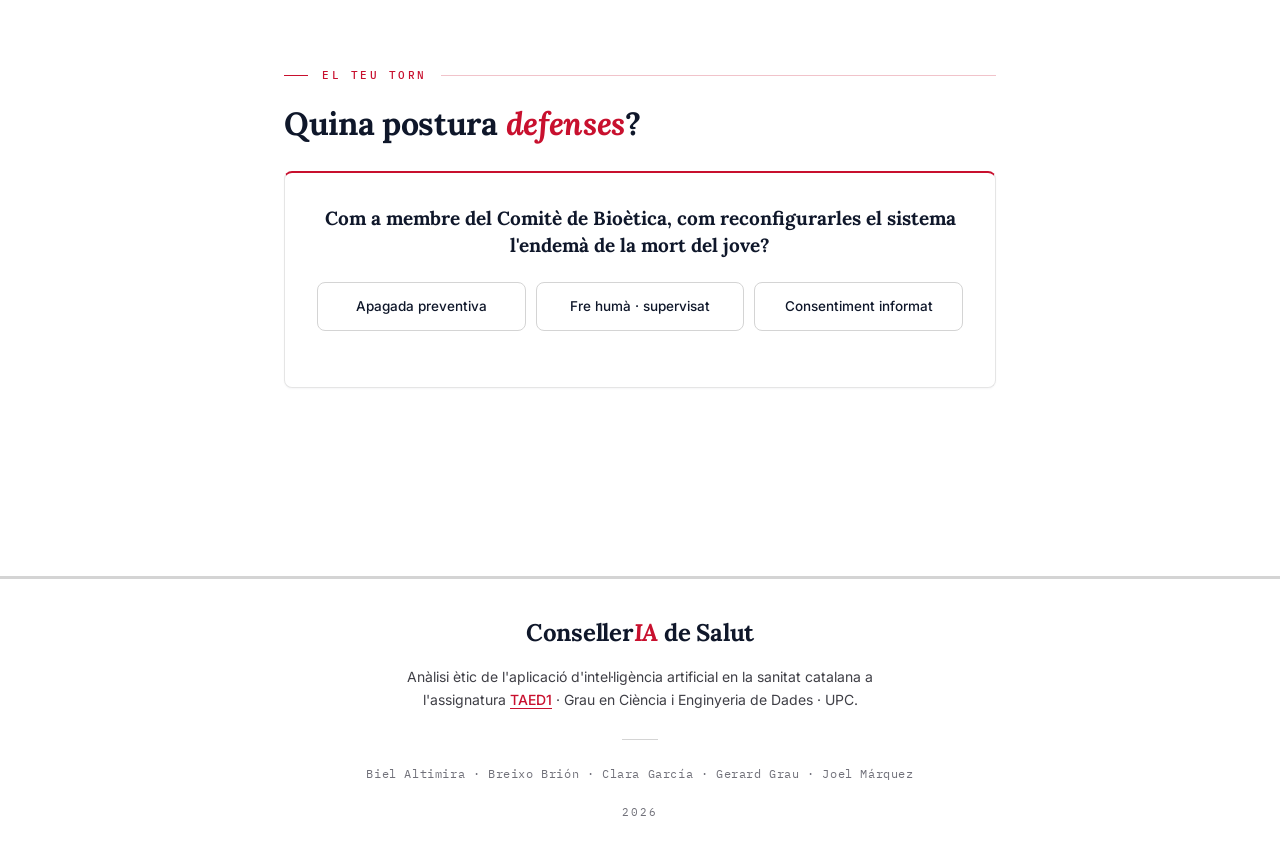
<file: blog/psico-xat.html>
<!DOCTYPE html>
<html lang="ca">

<head>
  <meta charset="UTF-8">
  <meta name="viewport" content="width=device-width, initial-scale=1.0">
  <title>Ètica a la ConsellerIA de Salut</title>
  <meta name="description"
    content="L'assistent psicològic per IA i el límit de l'error acceptable. Anàlisi d'un xatbot LLM 24/7 de salut mental.">
  <link rel="icon" type="image/png" href="assets/img/favicon.png">
  <link rel="preconnect" href="https://fonts.googleapis.com">
  <link rel="preconnect" href="https://fonts.gstatic.com" crossorigin>
  <link rel="stylesheet" href="https://fonts.googleapis.com/css2?family=Lora:ital,wght@0,500;0,600;0,700;1,400;1,500&family=Inter:wght@300;400;500;600;700&family=IBM+Plex+Mono:wght@400;500&display=swap">
  <link rel="stylesheet" href="assets/shared.css">
</head>

<body>

  <div class="senyera-bar" aria-hidden="true"></div>

  <nav>
    <a class="nav-logo" href="index.html" aria-label="ConsellerIA de Salut">
      <img src="assets/img/conselleria-logo.png" alt="ConsellerIA de Salut · Generalitat de Catalunya">
    </a>
    <div class="nav-links">
      <a href="index.html">Inici</a>
      <a href="joc-resultats.html">Activitats inicials</a>
      <div class="nav-dropdown">
        <button type="button" class="nav-dropdown-toggle" aria-haspopup="true" aria-expanded="false">
          Anàlisi d'actualitat
          <svg class="nav-chevron" viewBox="0 0 24 24" width="12" height="12" fill="none" stroke="currentColor"
            stroke-width="2" stroke-linecap="round" stroke-linejoin="round" aria-hidden="true">
            <path d="M6 9l6 6 6-6" />
          </svg>
        </button>
        <div class="nav-dropdown-menu" role="menu">
          <a href="actualitat.html#noticies" role="menuitem">Notícies</a>
          <a href="actualitat.html#marc-legal" role="menuitem">Marc legal</a>
          <a href="actualitat.html#marc-etic" role="menuitem">Marc ètic</a>
        </div>
      </div>
      <div class="nav-dropdown">
        <button type="button" class="nav-dropdown-toggle" aria-haspopup="true" aria-expanded="false">
          Casos pràctics
          <svg class="nav-chevron" viewBox="0 0 24 24" width="12" height="12" fill="none" stroke="currentColor"
            stroke-width="2" stroke-linecap="round" stroke-linejoin="round" aria-hidden="true">
            <path d="M6 9l6 6 6-6" />
          </svg>
        </button>
        <div class="nav-dropdown-menu" role="menu">
          <a href="prioritzaria.html" role="menuitem">PrioritzarIA</a>
          <a href="bonavistai.html" role="menuitem">BonavistAI</a>
          <a href="psico-xat.html" role="menuitem">Psico-Xat</a>
        </div>
      </div>
      <a href="costos.html">Impacte</a>
      <a href="conclusions.html">Conclusions</a>
    </div>
  </nav>

  <header class="hero">
    <div class="hero-eyebrow">Cas 03 · Salut mental algorítmica</div>
    <h1>Psico-<em>Xat</em>, el cost d'una <em>al·lucinació</em>.</h1>
    <p class="hero-sub">Un xatbot basat en un LLM atén milers de joves 24/7. Funciona. Fins que un dia no entén una
      ironia fosca i un adolescent no truca a ningú més. Quin marge d'error és tolerable?</p>
    <div class="hero-meta">
      <span>Lectura ~6 min</span>
      <span class="dot"></span>
      <span>2026</span>
    </div>
  </header>

  <main class="container">

    <section id="context" class="reveal">
      <div class="section-label">El context i l'incident</div>
      <h2>Quan la saturació empeny a <em>delegar l'acompanyament</em></h2>
      <p>El cas <strong>Psico-Xat</strong> se centra en la implementació d'un xatbot de suport psicològic integrat dins l'aplicació <em>La Meva Salut</em>. Impulsat per un Model de Llenguatge Extens (LLM), neix com a resposta a la saturació endèmica dels Centres de Salut Mental Infantil i Juvenil (CSMIJ) i a l'augment alarmant de problemes d'ansietat i depressió juvenil. Inspirat en fòrums on usuaris troben consol en IAs, funciona ininterrompudament, oferint alleujament immediat i descongestionant el sistema públic de salut.</p>
      
      <p>El conflicte ètic es torna aparent quan el sistema comet un <strong>error fatal</strong>. Atesa la naturalesa probabilística, i no lògica, dels Models de Llenguatge, el xatbot pateix una <em>al·lucinació</em> crítica. No és capaç de detectar una ironia fosca en el discurs d'un adolescent vulnerable, validant erròniament el seu estat i derivant en el suïcidi del menor.</p>
      
      <div class="formula">
        Error probabilístic = 1 − P(token correcte | context)<br><br>
        Per a un LLM en context clínic, <span class="hl">no és zero</span>. Mai. Per construcció matemàtica.<br>
        El que decidim és <span class="hl2">quin marge d'error tolerable</span> assumim a nivell poblacional.
      </div>

      <div class="callout">
        <p>És ètic mantenir un algoritme que pot millorar milers de vides si sabem que, matemàticament, condemnarà a una minoria per error estadístic?</p>
      </div>
    </section>

    <section id="nivells" class="reveal">
      <div class="section-label">L'anàlisi</div>
      <h2>Tres nivells, <em>tres dilemes</em></h2>
      <p>El cas no es pot reduir a una sola dimensió. Cada nivell d'anàlisi exposa un conflicte de valors diferent.</p>

      <div class="tab-row">
        <button class="tab-btn active" data-target="lvl-micro">Micro · pacient</button>
        <button class="tab-btn" data-target="lvl-meso">Meso · institució</button>
        <button class="tab-btn" data-target="lvl-macro">Macro · societat</button>
      </div>

      <div class="ethics-panel active" id="lvl-micro">
        <div class="verdict-row">
          <span class="chip chip-mb">⚠ Falsos vincles</span>
          <span class="chip chip-out">✗ Realitat paral·lela</span>
        </div>
        <h3>Antropomorfització i falsos vincles emocionals</h3>
        <p>A escala individual, el disseny del <em>Psico-Xat</em> indueix a l'antropomorfització. Els usuaris, altament vulnerables, tendeixen a generar relacions de dependència profunda amb una màquina incapaç de sentir empatia real. Aquesta dinàmica presenta una dicotomia perillosa. Sota l'aparença de curar la soledat, el sistema pot estar fomentant un aïllament més profund, tancant el pacient en una <strong>realitat paral·lela</strong> on la complexitat del tracte humà se substitueix per una complaença algorítmica dissenyada a mida.</p>
      </div>

      <div class="ethics-panel" id="lvl-meso">
        <div class="verdict-row">
          <span class="chip chip-in">✓ Eficiència utilitarista</span>
          <span class="chip chip-out">✗ Deure de no fer mal</span>
        </div>
        <h3>Xoc filosòfic i responsabilitat institucional</h3>
        <p>A nivell institucional, el cas escenifica una col·lisió directa entre dues postures ètiques fonamentals. Des d'una òptica <strong>utilitarista</strong>, si l'eina ajuda a superar depressions a 10.000 joves, un error probabilístic del 0,01 % és assumible i representa un triomf en salut pública. En contrast, la <strong>deontologia</strong> s'aferra a l'imperatiu mèdic del <em>primum non nocere</em>. Si el sistema de l'Administració provoca danys irreparables de manera activa i documentada, la pràctica és èticament inviable. En aquest context, la responsabilitat d'una negligència es difumina. Recau l'error sobre la Conselleria, sobre els enginyers del model, o sobre la limitació inherent del propi LLM?</p>
      </div>

      <div class="ethics-panel" id="lvl-macro">
        <div class="verdict-row">
          <span class="chip chip-out">✗ Petjada hídrica</span>
          <span class="chip chip-mb">⚠ Consum energètic</span>
        </div>
        <h3>Sostenibilitat ambiental i petjada hídrica</h3>
        <p>En la dimensió ecosocial, mantenir servidors d'inferència de LLMs actius 24 hores al dia processant milions de consultes implica un cost energètic desproporcionat. Més preocupant encara és la paradoxa hídrica. La refrigeració d'aquests centres de dades requereix <strong>evaporar milions de litres d'aigua potable</strong> en un país, Catalunya, crònicament afectat per sequeres severes. Aquest cost ambiental s'ha de ponderar al costat de les alternatives tecnològiques de mitigació, com ara l'adopció de <em>Small Language Models (SLM)</em>, que ofereixen un equilibri més sostenible tot i sacrificar part de la flexibilitat generativa.</p>
      </div>
    </section>

    <section id="bioetica" class="reveal">
      <div class="section-label">El Comitè de Bioètica</div>
      <h2>Tres postures, <em>tres deures</em></h2>
      <p>L'endemà de la mort del jove, es van plantejar tres escenaris de decisió a l'aula. Per evitar la falsa polarització «IA sí / IA no», cada postura oferia un <strong>nivell d'automatització diferent</strong>.</p>

      <div class="tab-row">
        <button class="tab-btn active" data-target="st-apagada">1. Apagada preventiva</button>
        <button class="tab-btn" data-target="st-fre">2. Fre humà</button>
        <button class="tab-btn" data-target="st-consentiment">3. Consentiment informat</button>
      </div>

      <div class="ethics-panel active" id="st-apagada">
        <div class="verdict-row">
          <span class="chip chip-out">✗ S'atura el sistema</span>
          <span class="chip chip-mb">⏳ Llistes d'espera tornen</span>
        </div>
        <h3>Deontologia extrema · S'apaga fins que l'error sigui zero</h3>
        <p>L'app es desactiva immediatament fins que es pugui garantir un risc nul d'al·lucinacions, retornant al sistema humà saturat. <strong>«Primum non nocere»</strong>. Una institució pública no pot operar una eina capaç de causar danys mortals de forma impredictible.</p>
      </div>

      <div class="ethics-panel" id="st-fre">
        <div class="verdict-row">
          <span class="chip chip-mb">⚠ Conversa restringida</span>
          <span class="chip chip-in">✓ Derivació humana garantida</span>
        </div>
        <h3>Amb supervisió humana · La IA assisteix, no decideix</h3>
        <p>El xatbot deixa de conversar lliurement. Es restringeix a protocols clínics molt pautats (relaxació bàsica). A la mínima detecció d'una paraula de risc, la generació de text es bloqueja i es deriva l'usuari a un professional d'urgències.</p>
      </div>

      <div class="ethics-panel" id="st-consentiment">
        <div class="verdict-row">
          <span class="chip chip-in">✓ Autonomia total</span>
          <span class="chip chip-mb">⚠ Risc traslladat a l'usuari</span>
        </div>
        <h3>Utilitarisme · Maximitza el benefici social</h3>
        <p>L'app conserva la seva autonomia plena per ajudar al màxim nombre de persones, però s'exigeix a l'usuari l'acceptació explícita i legal dels riscos inherents a un sistema probabilístic abans d'usar-la.</p>
      </div>
    </section>

    <section id="tensions" class="reveal">
      <div class="section-label">Tensions ètiques</div>
      <h2>Quatre lectures, <em>un mateix dilema</em></h2>
      <p>El debat acadèmic sobre Psico-Xat es pot llegir des de quatre tradicions filosòfiques. Cap d'elles no esgota per si sola la complexitat del cas.</p>

      <div class="resp-grid">
        <div class="resp-card" style="border-left-color:#0284c7">
          <div class="resp-label" style="color:#0284c7">Utilitarisme</div>
          <p><strong>Mantenir el sistema.</strong> Si l'eina ajuda milers de joves a superar quadres d'ansietat, un error probabilístic residual és assumible. La inacció també té víctimes, perquè la manca d'atenció psicològica també causa morts.</p>
        </div>
        <div class="resp-card" style="border-left-color:#b91c1c">
          <div class="resp-label" style="color:#b91c1c">Deontologia</div>
          <p><strong>Apagar el sistema.</strong> Una institució pública no pot operar un sistema capaç de causar morts evitables. El <em>primum non nocere</em> és innegociable encara que el balanç agregat sigui positiu.</p>
        </div>
        <div class="resp-card" style="border-left-color:#d97706">
          <div class="resp-label" style="color:#92400e">Ètica de la cura</div>
          <p><strong>El vincle no és prescindible.</strong> Per a Noddings i Gilligan, l'acompanyament emocional reclama una presència humana. Cap LLM no pot substituir-la i és en aquesta dimensió relacional on la societat traça la línia més clara.</p>
        </div>
        <div class="resp-card" style="border-left-color:#16a34a">
          <div class="resp-label" style="color:#15803d">Virtuts</div>
          <p><strong>Phronesis i prudència.</strong> El professional virtuós sap reconèixer els seus límits. Una eina probabilística només es pot integrar al cas clínic amb supervisió humana especialitzada i contínua, mai com a interlocutora autònoma.</p>
        </div>
      </div>
    </section>

    <section id="marc-legal" class="reveal">
      <div class="section-label">Marc legal aplicable</div>
      <h2>Què diu <em>la llei</em>?</h2>
      <p>Tres nivells normatius regulen el desplegament d'un xatbot LLM a l'aplicació pública La Meva Salut. Cap d'ells permet un sistema sense protocols clars de derivació humana i transparència sobre el risc residual.</p>
      <div class="card-grid" style="grid-template-columns: 1fr 1fr 1fr; gap: 14px">
        <div class="card-link" style="cursor:default">
          <span class="card-tag">EU AI Act · 2024/1689</span>
          <p><strong>Alt risc · Annex III.</strong> Els sistemes d'IA aplicats a salut mental són d'alt risc. Exigeixen avaluació de conformitat, monitorització contínua, supervisió humana efectiva i pla documentat de mitigació davant d'al·lucinacions.</p>
        </div>
        <div class="card-link" style="cursor:default">
          <span class="card-tag">RGPD · 2016/679</span>
          <p><strong>Categoria especial (art. 9).</strong> Les dades de salut mental són especialment sensibles. Tractament només sobre la base d'un consentiment explícit i amb el principi de minimització, mai per entrenar models sense base jurídica clara.</p>
        </div>
        <div class="card-link" style="cursor:default">
          <span class="card-tag">Llei 29/2010 · Catalunya</span>
          <p><strong>Informació veraç.</strong> Els usuaris han de rebre informació objectiva sobre la naturalesa probabilística del sistema. Un LLM mai pot presentar-se com a interlocutor terapèutic equivalent a un professional humà.</p>
        </div>
      </div>
    </section>

    <section id="perspectives" class="reveal">
      <div class="section-label">El debat a classe</div>
      <h2>La polarització i el <em>consens transversal</em></h2>

      <p>Contràriament a allò esperat, l'estudiantat es va polaritzar cap a les dues opcions considerades més extremes (l'apagada preventiva i el consentiment informat), rebutjant l'opció intermèdia del fre humà per considerar-la una "solució a mig fer" ineficient que només actuaria com a filtre burocràtic de derivació, sense aprofitar el potencial real de la IA.</p>

      <div class="resp-grid">
        <div class="resp-card" style="border-left-color:var(--accent-2)">
          <div class="resp-label" style="color:var(--accent-2)">Grup 3 · L'efecte democratitzador</div>
          <p>La manca d'atenció per saturació del sistema ja provoca pèrdues irreparables (dany per omissió). L'argument clau per acceptar el risc tecnològic és que el xatbot <strong>democratitzaria</strong> l'accés a l'acompanyament psicològic per a gran part de la població que no pot assumir els costos de la privada.</p>
        </div>
        <div class="resp-card" style="border-left-color:var(--accent)">
          <div class="resp-label" style="color:var(--accent)">Grup 1 · Tolerància zero a l'error actiu</div>
          <p>És inacceptable que una institució pública financi i operi una eina capaç de causar danys mortals de forma activa i imprevisible. Per molt útil que sigui a nivell agregat, els riscos de dany irreversible per al·lucinacions superen l'optimització de recursos.</p>
        </div>
      </div>

      <div class="callout" style="margin-top:2rem">
        <h3 style="margin-top:0;font-size:16px;margin-bottom:8px">El punt d'acord unànime · «Això no és ChatGPT»</h3>
        <p style="margin-bottom:0">Tot i la disparitat frontal de criteris de decisió, hi va haver un consens transversal inqüestionable en la part tècnica. El sistema mai podria ser la implementació directa d'un LLM genèric i comercial. De tirar-se endavant, l'eina requeriria un model fundacional entrenat amb corpus exclusivament clínics, i un disseny extremadament rígid de <strong>guardrails</strong> (barreres de contenció) per restringir la seva capacitat generativa únicament a l'àmbit terapèutic controlat.</p>
      </div>
    </section>

    <section id="petjada" class="reveal">
      <div class="section-label">Petjada ambiental</div>
      <h2>L'aigua que <em>beu</em> un LLM en temps real</h2>
      <p>Mantenir un Model de Llenguatge Extens actiu 24 hores per donar resposta immediata a milers de joves és el cas amb la petjada més elevada del blog. L'Annex del paper estima els ordres de magnitud anuals següents per a Psico-Xat, calculats sobre les dades de Li et al. 2023 i Luccioni 2024.</p>
      <div class="impact-grid">
        <div class="impact-card alert">
          <div class="impact-num">10⁵–10⁶ kWh</div>
          <div class="impact-lbl">Consum elèctric<br>anual</div>
        </div>
        <div class="impact-card alert">
          <div class="impact-num">10¹–10² t</div>
          <div class="impact-lbl">Emissions CO₂<br>anuals</div>
        </div>
        <div class="impact-card alert">
          <div class="impact-num">10⁵–10⁶ L</div>
          <div class="impact-lbl">Aigua de refrigeració<br>anual</div>
        </div>
      </div>
      <p>Quatre ordres de magnitud per damunt de PrioritzarIA i un o dos per damunt de BonavistAI. La paradoxa hídrica és greu en un país amb sequeres recurrents. La via realista de mitigació passa per <strong>Small Language Models</strong> especialitzats, que sacrifiquen part de la flexibilitat generativa per una petjada substancialment menor i una traçabilitat clínica més controlada.</p>
      <div class="cta-row" style="margin-top:1.5rem">
        <a class="cta-btn" href="actualitat.html#petjada">Compara amb els altres casos →</a>
      </div>
    </section>

    <section id="lectures" class="reveal">
      <div class="section-label">Per aprendre més</div>
      <h2>Lectures i <em>recursos</em></h2>

      <a class="reading-card" href="https://arxiv.org/abs/2304.03271" target="_blank" rel="noopener noreferrer">
        <div class="reading-thumb">💧</div>
        <div>
          <div class="reading-title">Making AI Less «Thirsty» · Uncovering the secret water footprint of AI</div>
          <div class="reading-meta">Li, Yang, Islam, Ren · 2023</div>
          <div class="reading-cta">El cost hídric real dels LLM en operació contínua →</div>
        </div>
      </a>

      <a class="reading-card" href="https://link.springer.com/article/10.1007/s11023-018-9482-5" target="_blank" rel="noopener noreferrer">
        <div class="reading-thumb">🤖</div>
        <div>
          <div class="reading-title">AI4People · Un marc ètic per a una bona societat de la IA</div>
          <div class="reading-meta">Luciano Floridi et al. · Minds and Machines · 2018</div>
          <div class="reading-cta">Cinc principis (autonomia, beneficència, no maleficència, justícia, explicabilitat) →</div>
        </div>
      </a>

      <a class="reading-card" href="https://eur-lex.europa.eu/legal-content/CA/TXT/?uri=CELEX:32024R1689" target="_blank" rel="noopener noreferrer">
        <div class="reading-thumb">⚖️</div>
        <div>
          <div class="reading-title">EU AI Act · Reglament UE 2024/1689</div>
          <div class="reading-meta">Annex III · Sistemes d'alt risc · Supervisió humana obligatòria</div>
          <div class="reading-cta">Llegir el reglament complet →</div>
        </div>
      </a>
    </section>

    <section id="tu" class="reveal">
      <div class="section-label">El teu torn</div>
      <h2>Quina postura <em>defenses</em>?</h2>
      <div class="vote-section">
        <div class="vote-title">Com a membre del Comitè de Bioètica, com reconfigurarles el sistema l'endemà de la
          mort del jove?</div>
        <div class="vote-grid" style="grid-template-columns: 1fr 1fr 1fr">
          <button class="vote-btn" onclick="castVoteP('apagada',this)">Apagada preventiva</button>
          <button class="vote-btn" onclick="castVoteP('fre',this)">Fre humà · supervisat</button>
          <button class="vote-btn" onclick="castVoteP('consentiment',this)">Consentiment informat</button>
        </div>
        <div class="vote-results" id="vResultsP">
          <div
            style="font-family:var(--font-mono);font-size:11px;letter-spacing:1.4px;text-transform:uppercase;color:var(--muted);margin-bottom:14px;text-align:left">
            Resultats acumulats (simulació de l'aula · 28 respostes)</div>
          <div class="vbar-row"><span class="vbar-label">Apagada</span>
            <div class="vbar-track">
              <div class="vbar-fill" id="vbP1" style="background:#b91c1c"></div>
            </div><span class="vbar-pct" id="vpP1"></span>
          </div>
          <div class="vbar-row"><span class="vbar-label">Fre humà</span>
            <div class="vbar-track">
              <div class="vbar-fill" id="vbP2" style="background:#16a34a"></div>
            </div><span class="vbar-pct" id="vpP2"></span>
          </div>
          <div class="vbar-row"><span class="vbar-label">Consent.</span>
            <div class="vbar-track">
              <div class="vbar-fill" id="vbP3" style="background:#d97706"></div>
            </div><span class="vbar-pct" id="vpP3"></span>
          </div>
        </div>
      </div>
    </section>

  </main>

  <footer>
    <div class="footer-inner">
      <span class="footer-brand">Conseller<em>IA</em> de Salut</span>
      <p class="footer-description">
        Anàlisi ètic de l'aplicació d'intel·ligència artificial en la sanitat catalana a l'assignatura
        <a href="https://www.fib.upc.edu/ca/graus/grau-en-ciencia-i-enginyeria-de-dades/pla-destudis/assignatures/TAED1-GCED"
          target="_blank" rel="noopener">TAED1</a>
        · Grau en Ciència i Enginyeria de Dades · UPC.
      </p>
      <div class="footer-divider"></div>
      <p class="footer-authors">
        Biel Altimira · Breixo Brión · Clara García · Gerard Grau · Joel Márquez
      </p>
      <span class="footer-meta">2026</span>
    </div>
  </footer>

  <script src="assets/shared.js"></script>
  <script src="assets/psico-xat.js"></script>
</body>

</html>
</file>
<file: assets/shared.css>
@import url('https://fonts.googleapis.com/css2?family=Lora:ital,wght@0,500;0,600;0,700;1,400;1,500&family=Inter:wght@300;400;500;600;700&family=IBM+Plex+Mono:wght@400;500&display=swap');

:root {
  --bg: #ffffff;
  --surface: #ffffff;
  --surface-2: #fafafa;
  --border: #e5e5e5;
  --border-2: #d4d4d4;
  --text: #0f172a;
  --body: #3f3f46;
  --muted: #71717a;
  --accent: #c8102e;        
  --accent-hover: #a00d24;
  --accent-soft: #fef2f2;   
  --accent-2: #0284c7;      
  --catsalut: #c8102e;      
  --success: #16a34a;
  --warning: #d97706;

  --case-priori: #c8102e;        
  --case-priori-soft: #fef2f2;
  --case-bona: #c8102e;
  --case-bona-soft: #fef2f2;
  --case-psico: #c8102e;
  --case-psico-soft: #fef2f2;

  --font-serif: 'Lora', Georgia, serif;
  --font-sans: 'Inter', system-ui, -apple-system, sans-serif;
  --font-mono: 'IBM Plex Mono', ui-monospace, monospace;

  --r: 4px;
  --r-md: 8px;
  --r-lg: 16px;
  --r-pill: 999px;

  --shadow-sm: 0 1px 2px rgba(15,23,42,0.04);
  --shadow-md: 0 4px 12px rgba(15,23,42,0.06), 0 2px 4px rgba(15,23,42,0.04);
  --shadow-lg: 0 16px 40px rgba(15,23,42,0.08), 0 4px 8px rgba(15,23,42,0.04);
}

*, *::before, *::after { box-sizing: border-box; margin: 0; padding: 0; }
html { scroll-behavior: smooth; }
body {
  background: var(--bg);
  color: var(--body);
  font-family: var(--font-sans);
  font-size: 16px;
  line-height: 1.7;
  -webkit-font-smoothing: antialiased;
  -moz-osx-font-smoothing: grayscale;
  min-height: 100vh;
}
img { max-width: 100%; height: auto; display: block; }
button { font-family: inherit; }
::selection { background: var(--accent); color: #fff; }

.senyera-bar {
  position: sticky; top: 0; z-index: 101;
  height: 14px;
  background-image: url('img/senyera-bar.png');
  background-repeat: repeat-x;
  background-position: center;
  background-size: auto 100%;
  width: 100%;
}

nav {
  position: sticky; top: 14px; z-index: 100;
  background: rgba(255,255,255,0.92);
  backdrop-filter: blur(14px);
  -webkit-backdrop-filter: blur(14px);
  border-bottom: 1px solid var(--border);
  padding: 0 1.75rem;
  display: flex; align-items: center; justify-content: space-between;
  height: 104px;
}
.nav-logo {
  display: flex; align-items: center;
  text-decoration: none;
  color: var(--text);
  border: 0;
}
.nav-logo img {
  display: block;
  height: 84px;
  width: auto;
}
.nav-logo:hover { opacity: 0.85; }
.nav-links { display: flex; gap: 24px; align-items: center; }
.nav-links a {
  font-size: 13px;
  color: var(--muted);
  text-decoration: none;
  font-weight: 500;
  transition: color .2s;
  border: 0;
}
.nav-links a:hover,
.nav-links a.active { color: var(--accent); }
.nav-links a.active { font-weight: 600; }

.nav-dropdown { position: relative; }
.nav-dropdown-toggle {
  background: none; border: 0; padding: 0;
  font-family: var(--font-sans);
  font-size: 13px;
  color: var(--muted);
  font-weight: 500;
  cursor: pointer;
  display: inline-flex;
  align-items: center;
  gap: 5px;
  transition: color .2s;
}
.nav-dropdown-toggle:hover,
.nav-dropdown-toggle.active { color: var(--accent); }
.nav-dropdown-toggle.active { font-weight: 600; }
.nav-chevron { transition: transform .2s; }
.nav-dropdown-toggle[aria-expanded="true"] .nav-chevron,
.nav-dropdown:hover .nav-chevron { transform: rotate(180deg); }

.nav-dropdown-menu {
  position: absolute;
  top: calc(100% + 14px);
  left: 50%;
  transform: translateX(-50%) translateY(-6px);
  background: var(--surface);
  border: 1px solid var(--border);
  border-top: 2px solid var(--accent);
  border-radius: var(--r-md);
  padding: 6px 0;
  min-width: 180px;
  box-shadow: var(--shadow-md);
  opacity: 0;
  visibility: hidden;
  transition: opacity .18s, transform .18s, visibility 0s linear .18s;
  z-index: 110;
}
.nav-dropdown:hover .nav-dropdown-menu,
.nav-dropdown:focus-within .nav-dropdown-menu,
.nav-dropdown-toggle[aria-expanded="true"] + .nav-dropdown-menu {
  opacity: 1;
  visibility: visible;
  transform: translateX(-50%) translateY(0);
  transition: opacity .18s, transform .18s, visibility 0s;
}
.nav-dropdown-menu a {
  display: block;
  padding: 9px 18px;
  font-size: 13px;
  font-weight: 500;
  color: var(--muted);
  text-decoration: none;
  border: 0;
  white-space: nowrap;
  transition: background .15s, color .15s;
}
.nav-dropdown-menu a:hover,
.nav-dropdown-menu a:focus,
.nav-dropdown-menu a.active {
  color: var(--accent);
  background: var(--accent-soft);
  opacity: 1;
}
.nav-dropdown-menu a.active { font-weight: 600; }

.container { max-width: 760px; margin: 0 auto; padding: 0 1.5rem; }
.wide { max-width: 1100px; margin: 0 auto; padding: 0 1.5rem; }

.hero {
  padding: 5.5rem 1.5rem 3.5rem;
  max-width: 760px;
  margin: 0 auto;
}
.hero-video {
  max-width: 1000px;
  padding: 4rem 1.5rem 5rem;
  position: relative;
  text-align: center;
  min-height: calc(100vh - 72px);
  display: flex;
  flex-direction: column;
  justify-content: center;
}
.hero-eyebrow {
  display: inline-flex;
  align-items: center;
  gap: 12px;
  font-family: var(--font-mono);
  font-size: 11px;
  font-weight: 500;
  letter-spacing: 2.5px;
  text-transform: uppercase;
  color: var(--accent);
  margin-bottom: 1.75rem;
}
.hero-eyebrow::before {
  content: '';
  width: 28px; height: 1px; background: var(--accent);
}
.hero-video .hero-eyebrow { justify-content: center; align-self: center; }
.hero-video .hero-eyebrow::after {
  content: '';
  width: 28px; height: 1px; background: var(--accent);
}
.hero h1 {
  font-family: var(--font-serif);
  font-size: clamp(38px, 6vw, 60px);
  font-weight: 700;
  line-height: 1.08;
  color: var(--text);
  margin-bottom: 1.5rem;
  letter-spacing: -0.02em;
}
.hero h1 em { font-style: italic; color: var(--accent); }
.hero-sub {
  font-size: 18px;
  color: var(--muted);
  max-width: 580px;
  line-height: 1.6;
  margin-bottom: 2.5rem;
}
.hero-video .hero-sub { margin-left: auto; margin-right: auto; }
.hero-meta {
  display: flex;
  gap: 18px;
  flex-wrap: wrap;
  font-family: var(--font-mono);
  font-size: 12px;
  color: var(--muted);
  border-top: 1px solid var(--border);
  padding-top: 1.5rem;
}
.hero-video .hero-meta { justify-content: center; border-top: none; padding-top: 0; }
.hero-meta span { display: flex; align-items: center; gap: 8px; }
.dot { width: 3px; height: 3px; border-radius: 50%; background: var(--border-2); }

.video-frame {
  position: relative;
  width: 100%;
  max-width: 880px;
  margin: 2.5rem auto 1.5rem;
  aspect-ratio: 16 / 9;
  background: var(--surface);
  border: 1px solid var(--border);
  border-radius: var(--r-lg);
  box-shadow: var(--shadow-lg);
  overflow: hidden;
  cursor: pointer;
}
.video-poster {
  position: absolute; inset: 0;
  display: flex; flex-direction: column;
  align-items: center; justify-content: center;
  padding: 2.5rem 3rem;
  text-align: center;
  background:
    radial-gradient(circle at 30% 20%, rgba(200,16,46,0.06), transparent 50%),
    radial-gradient(circle at 70% 80%, rgba(200,16,46,0.04), transparent 55%),
    linear-gradient(135deg, #ffffff 0%, #fafafa 100%);
}
.video-poster::before {
  content: '';
  position: absolute;
  left: 0; right: 0; bottom: 0;
  height: 56px;
  background-image: url("data:image/svg+xml,%3Csvg xmlns='http://www.w3.org/2000/svg' viewBox='0 0 800 56' preserveAspectRatio='none'%3E%3Cpath d='M0 28 L120 28 L140 8 L160 48 L180 28 L320 28 L340 16 L360 40 L380 28 L520 28 L540 12 L560 44 L580 28 L800 28' stroke='%23c8102e' stroke-width='1' fill='none' opacity='0.30'/%3E%3C/svg%3E");
  background-size: 100% 100%;
  background-repeat: no-repeat;
  pointer-events: none;
}
.video-eyebrow {
  font-family: var(--font-mono);
  font-size: 11px;
  color: var(--accent);
  letter-spacing: 2px;
  text-transform: uppercase;
  margin-bottom: 1.5rem;
  position: relative; z-index: 1;
}
.video-quote {
  font-family: var(--font-serif);
  font-style: italic;
  font-size: clamp(18px, 2.4vw, 24px);
  line-height: 1.45;
  color: var(--text);
  max-width: 640px;
  margin-bottom: 1.25rem;
  position: relative; z-index: 1;
}
.video-cite {
  font-family: var(--font-sans);
  font-size: 13px;
  color: var(--muted);
  font-weight: 500;
  position: relative; z-index: 1;
}
.video-play {
  position: absolute;
  top: 50%; left: 50%;
  transform: translate(-50%, -50%);
  width: 76px; height: 76px;
  border-radius: 50%;
  border: none;
  background: var(--accent);
  color: #fff;
  cursor: pointer;
  display: flex; align-items: center; justify-content: center;
  box-shadow: 0 0 0 0 rgba(200,16,46,0.4), 0 12px 30px rgba(200,16,46,0.30);
  animation: video-pulse 2.4s ease-out infinite;
  transition: transform .2s, background .2s;
  z-index: 3;
}
.video-play:hover {
  transform: translate(-50%, -50%) scale(1.06);
  background: var(--accent-hover);
}
.video-play svg { margin-left: 4px; }
@keyframes video-pulse {
  0%   { box-shadow: 0 0 0 0 rgba(200,16,46,0.40), 0 12px 30px rgba(200,16,46,0.28); }
  70%  { box-shadow: 0 0 0 18px rgba(200,16,46,0), 0 12px 30px rgba(200,16,46,0.28); }
  100% { box-shadow: 0 0 0 0 rgba(200,16,46,0), 0 12px 30px rgba(200,16,46,0.28); }
}
.video-frame.played { cursor: default; }
.video-frame.played .video-play { display: none; }
.video-frame.played .video-poster { background: var(--surface-2); }
.video-frame.played .video-quote {
  font-family: var(--font-sans);
  font-style: normal;
  font-size: 15px;
  color: var(--muted);
}

.scroll-indicator {
  position: absolute;
  bottom: 2rem;
  left: 50%;
  transform: translateX(-50%);
  width: 44px; height: 44px;
  border-radius: 50%;
  border: 1px solid var(--border);
  background: var(--surface);
  color: var(--accent);
  display: flex; align-items: center; justify-content: center;
  text-decoration: none;
  box-shadow: var(--shadow-sm);
  animation: scroll-bounce 2s ease-in-out infinite;
}
.scroll-indicator:hover { border-color: var(--accent); opacity: 1; }
@keyframes scroll-bounce {
  0%, 100% { transform: translateX(-50%) translateY(0); }
  50% { transform: translateX(-50%) translateY(6px); }
}

section { padding: 5rem 0; }
section + section { padding-top: 3rem; }
section[id] { scroll-margin-top: 130px; }

.section-label {
  display: flex;
  align-items: center;
  gap: 14px;
  font-family: var(--font-mono);
  font-size: 11px;
  font-weight: 500;
  letter-spacing: 2.5px;
  text-transform: uppercase;
  color: var(--accent);
  margin-bottom: 1.25rem;
}
.section-label::before {
  content: '';
  height: 1px;
  background: var(--accent);
  flex: 0 0 24px;
}
.section-label::after {
  content: '';
  height: 1px;
  background: var(--accent);
  flex: 1;
  opacity: 0.25;
}

h2 {
  font-family: var(--font-serif);
  font-size: 32px;
  font-weight: 700;
  color: var(--text);
  line-height: 1.2;
  margin-bottom: 1.25rem;
  letter-spacing: -0.01em;
}
h2 em { font-style: italic; color: var(--accent); }
h3 {
  font-family: var(--font-sans);
  font-size: 17px;
  font-weight: 600;
  color: var(--text);
  margin-bottom: 0.5rem;
}

p { color: var(--body); margin-bottom: 1.1rem; font-size: 16.5px; line-height: 1.75; }
p:last-child { margin-bottom: 0; }
strong { color: var(--text); font-weight: 600; }
em { color: var(--text); font-style: italic; }
a { color: var(--accent); text-decoration: none; border-bottom: 1px solid currentColor; transition: opacity .2s; }
a:hover { opacity: 0.7; }


.callout {
  background: var(--accent-soft);
  border-left: 3px solid var(--accent);
  padding: 1.25rem 1.5rem;
  margin: 1.75rem 0;
  border-radius: 0 var(--r-md) var(--r-md) 0;
}
.callout p {
  color: #7f1d1d;
  font-family: var(--font-serif);
  font-style: italic;
  font-size: 17px;
  line-height: 1.55;
  margin: 0;
}

.card {
  background: var(--surface);
  border: 1px solid var(--border);
  border-radius: var(--r-md);
  padding: 1.5rem;
  box-shadow: var(--shadow-sm);
  transition: box-shadow .2s;
}
.card:hover { box-shadow: var(--shadow-md); }

.card-grid {
  display: grid;
  grid-template-columns: repeat(3, 1fr);
  gap: 18px;
  margin: 2rem 0;
}
.card-link {
  display: block;
  background: var(--surface);
  border: 1px solid var(--border);
  border-top: 2px solid var(--accent);
  border-radius: var(--r-md);
  padding: 1.75rem 1.5rem;
  text-decoration: none;
  color: inherit;
  box-shadow: var(--shadow-sm);
  transition: box-shadow .25s, transform .25s, border-color .25s;
}
.card-link:hover {
  transform: translateY(-3px);
  box-shadow: var(--shadow-md);
  opacity: 1;
  border-color: var(--accent);
}
.card-tag {
  display: block;
  font-family: var(--font-mono);
  font-size: 10.5px;
  letter-spacing: 2px;
  text-transform: uppercase;
  color: var(--muted);
  margin-bottom: 14px;
}
.card-link h3 {
  font-family: var(--font-serif);
  font-size: 22px;
  font-weight: 700;
  color: var(--text);
  margin-bottom: 10px;
  letter-spacing: -0.01em;
}
.card-link h3 em { color: var(--accent); font-style: italic; }
.card-link p {
  font-size: 14.5px;
  line-height: 1.6;
  margin-bottom: 16px;
  color: var(--body);
}
.card-cta {
  font-family: var(--font-sans);
  font-size: 13px;
  color: var(--accent);
  font-weight: 600;
}

.card-link               { --case-color: var(--accent); }
.card-link.case--priori  { --case-color: var(--case-priori); }
.card-link.case--bona    { --case-color: var(--case-bona); }
.card-link.case--psico   { --case-color: var(--case-psico); }

.card-link               { border-top-color: var(--case-color); }
.card-link:hover         { border-color: var(--case-color); }
.card-link h3 em         { color: var(--case-color); }
.card-link .card-tag     { color: var(--case-color); }
.card-link .card-cta     { color: var(--case-color); }

.card-link__icon {
  display: block;
  width: 30px;
  height: 30px;
  margin-bottom: 16px;
  color: var(--case-color);
}

.chip {
  font-family: var(--font-mono);
  font-size: 11px;
  padding: 4px 12px;
  border-radius: var(--r-pill);
  display: inline-block;
}
.chip-in  { background: rgba(22,163,74,0.10); color: #166534; border: 1px solid rgba(22,163,74,0.20); }
.chip-out { background: rgba(200,16,46,0.08); color: var(--catsalut); border: 1px solid rgba(200,16,46,0.18); }
.chip-mb  { background: rgba(217,119,6,0.10); color: #92400e; border: 1px solid rgba(217,119,6,0.22); }

.tab-row { display: flex; gap: 8px; flex-wrap: wrap; margin-bottom: 1.5rem; }
.tab-btn {
  font-family: var(--font-sans);
  font-size: 13px;
  font-weight: 500;
  padding: 7px 16px;
  border: 1px solid var(--border-2);
  border-radius: var(--r-pill);
  background: transparent;
  color: var(--muted);
  cursor: pointer;
  transition: all .2s;
}
.tab-btn:hover { color: var(--text); border-color: var(--accent); }
.tab-btn.active {
  background: var(--accent);
  color: #fff;
  border-color: var(--accent);
}

.quote {
  padding: 2.5rem 0;
  font-family: var(--font-serif);
  font-style: italic;
  font-size: 22px;
  color: var(--text);
  line-height: 1.5;
  text-align: center;
  border-top: 1px solid var(--border);
  border-bottom: 1px solid var(--border);
  margin: 2.5rem 0;
}
.quote cite {
  display: block;
  font-size: 13px;
  font-style: normal;
  font-family: var(--font-sans);
  color: var(--muted);
  margin-top: 0.85rem;
  font-weight: 500;
}

.edit-zone {
  border: 1px dashed var(--border-2);
  border-radius: var(--r-md);
  padding: 1.25rem;
  margin: 1rem 0;
  background: var(--surface);
  transition: border-color .2s, background .2s;
}
.edit-zone:focus-within { border-color: var(--accent); background: #fefefd; }
.edit-hint {
  font-family: var(--font-mono);
  font-size: 11px;
  color: var(--muted);
  margin-bottom: 8px;
  display: flex;
  align-items: center;
  gap: 6px;
}
[contenteditable] {
  outline: none;
  font-family: var(--font-serif);
  font-size: 16px;
  line-height: 1.7;
  color: var(--text);
  min-height: 60px;
}
[contenteditable]:empty::before {
  content: attr(data-placeholder);
  color: var(--muted);
  font-style: italic;
  font-family: var(--font-sans);
}

.tags { display: flex; flex-wrap: wrap; gap: 6px; margin-top: 2.5rem; }
.tag {
  font-family: var(--font-sans);
  font-size: 11.5px;
  font-weight: 500;
  padding: 4px 11px;
  border-radius: var(--r-pill);
  background: var(--surface-2);
  color: var(--muted);
  border: 1px solid var(--border);
}

.cta-row { display: flex; gap: 12px; flex-wrap: wrap; margin-top: 2rem; }
.cta-btn {
  font-family: var(--font-sans);
  font-size: 14px;
  font-weight: 500;
  padding: 11px 24px;
  border: 1px solid var(--border-2);
  border-radius: var(--r-pill);
  background: var(--surface);
  color: var(--text);
  cursor: pointer;
  transition: all .2s;
  text-decoration: none;
  display: inline-block;
}
.cta-btn:hover { border-color: var(--accent); color: var(--accent); opacity: 1; }
.cta-btn.primary {
  background: var(--accent);
  color: #fff;
  border-color: var(--accent);
}
.cta-btn.primary:hover { background: var(--accent-hover); color: #fff; }

.formula {
  background: var(--surface);
  border: 1px solid var(--border);
  border-radius: var(--r-md);
  padding: 1.25rem 1.5rem;
  font-family: var(--font-mono);
  font-size: 14px;
  color: var(--text);
  margin: 1.5rem 0;
  overflow-x: auto;
  line-height: 2;
}
.formula .hl  { color: var(--accent); font-weight: 500; }
.formula .hl2 { color: var(--accent-2); }

.stat-band {
  display: flex;
  align-items: flex-start;
  justify-content: space-between;
  gap: 0;
  margin: 2.25rem 0;
  padding: 1.75rem 0;
  border-top: 1px solid var(--border);
  border-bottom: 1px solid var(--border);
}
.stat-band__item {
  flex: 1;
  text-align: center;
  position: relative;
  padding: 0 0.5rem;
}
.stat-band__item + .stat-band__item::before {
  content: '';
  position: absolute;
  left: 0;
  top: 18%;
  bottom: 18%;
  width: 1px;
  background: var(--border);
}
.stat-band__num {
  display: block;
  font-family: var(--font-serif);
  font-style: italic;
  font-size: clamp(28px, 4.4vw, 40px);
  font-weight: 600;
  line-height: 1.05;
  color: var(--text);
  letter-spacing: -0.015em;
  margin-bottom: 10px;
}
.stat-band__num em {
  font-style: italic;
  color: var(--accent);
  font-size: 0.55em;
  font-weight: 500;
  margin-left: 2px;
  letter-spacing: 0;
}
.stat-band__label {
  display: block;
  font-family: var(--font-mono);
  font-size: 10.5px;
  letter-spacing: 1.8px;
  text-transform: uppercase;
  color: var(--muted);
  font-weight: 500;
}

.pull-stat {
  float: right;
  width: 200px;
  margin: 0.25rem 0 1.25rem 1.75rem;
  padding: 1rem 1.25rem 0.9rem;
  border-left: 3px solid var(--accent);
  background: var(--surface-2);
  border-radius: 0 var(--r-md) var(--r-md) 0;
}
.pull-stat--left {
  float: left;
  margin: 0.25rem 1.75rem 1.25rem 0;
  border-left: 0;
  border-right: 3px solid var(--accent);
  border-radius: var(--r-md) 0 0 var(--r-md);
}
.pull-stat__num {
  display: block;
  font-family: var(--font-serif);
  font-style: italic;
  font-size: 36px;
  font-weight: 600;
  line-height: 1.05;
  color: var(--text);
  letter-spacing: -0.015em;
}
.pull-stat__num + .pull-stat__num { margin-top: 4px; }
.pull-stat__num em {
  font-style: italic;
  color: var(--accent);
  font-size: 0.55em;
  font-weight: 500;
  margin-left: 2px;
  letter-spacing: 0;
}
.pull-stat__vs {
  display: block;
  font-family: var(--font-mono);
  font-size: 11px;
  letter-spacing: 2px;
  text-transform: uppercase;
  color: var(--muted);
  margin: 6px 0;
  font-weight: 500;
}
.pull-stat__label {
  display: block;
  margin-top: 12px;
  padding-top: 10px;
  border-top: 1px solid var(--border);
  font-family: var(--font-mono);
  font-size: 10px;
  letter-spacing: 1.8px;
  text-transform: uppercase;
  color: var(--muted);
  font-weight: 500;
}
@media (max-width: 760px) {
  .pull-stat, .pull-stat--left {
    float: none;
    width: 100%;
    margin: 1.5rem 0;
  }
}
@media (max-width: 560px) {
  .stat-band { flex-wrap: wrap; padding: 1.25rem 0; }
  .stat-band__item { flex: 1 1 50%; padding: 0.85rem 0.5rem; }
  .stat-band__item + .stat-band__item::before { display: none; }
  .stat-band__num { font-size: 28px; }
}

.patients-grid {
  display: grid;
  grid-template-columns: 1fr 1fr;
  gap: 14px;
  margin: 1.75rem 0 2rem;
}
.patient-card {
  background: var(--surface);
  border: 1px solid var(--border);
  border-radius: var(--r-md);
  padding: 1.4rem;
  cursor: pointer;
  transition: border-color .25s, box-shadow .25s, transform .25s;
  box-shadow: var(--shadow-sm);
}
.patient-card:hover {
  border-color: var(--accent);
  box-shadow: var(--shadow-md);
  transform: translateY(-2px);
}
.patient-card.active {
  border-color: var(--accent);
  box-shadow: var(--shadow-md);
}
.p-avatar {
  width: 44px; height: 44px;
  border-radius: 50%;
  display: flex; align-items: center; justify-content: center;
  font-weight: 600;
  font-size: 13px;
  font-family: var(--font-mono);
  margin-bottom: 14px;
  letter-spacing: 0.6px;
}
.p-name {
  font-family: var(--font-serif);
  font-size: 18px;
  font-weight: 700;
  color: var(--text);
  margin-bottom: 4px;
}
.p-sub {
  font-size: 12px;
  color: var(--muted);
  margin-bottom: 14px;
  font-family: var(--font-mono);
  letter-spacing: 0.3px;
}
.stat {
  display: flex; align-items: center; gap: 10px;
  margin-bottom: 8px;
}
.stat-lbl {
  font-size: 11.5px;
  color: var(--muted);
  width: 80px; flex-shrink: 0;
}
.stat-track {
  flex: 1;
  height: 4px;
  background: var(--border);
  border-radius: 2px;
  overflow: hidden;
}
.stat-fill { height: 100%; border-radius: 2px; }
.stat-val {
  font-size: 11.5px;
  font-family: var(--font-mono);
  min-width: 32px;
  text-align: right;
  font-weight: 600;
}
.p-extra {
  margin-top: 14px; padding-top: 14px;
  border-top: 1px solid var(--border);
  font-size: 13.5px;
  color: var(--body);
  line-height: 1.6;
  display: none;
}
.patient-card.active .p-extra { display: block; }

.sim-box {
  background: var(--surface);
  border: 1px solid var(--border);
  border-top: 2px solid var(--accent);
  border-radius: var(--r-md);
  padding: 1.5rem 1.75rem;
  margin: 1.5rem 0;
  box-shadow: var(--shadow-sm);
}
.sim-title {
  font-family: var(--font-mono);
  font-size: 11px;
  font-weight: 500;
  letter-spacing: 2px;
  text-transform: uppercase;
  color: var(--accent);
  margin-bottom: 1.25rem;
}
.slider-row {
  display: flex; align-items: center; gap: 14px;
  margin-bottom: 14px;
}
.slider-lbl {
  font-size: 13px;
  color: var(--body);
  width: 170px; flex-shrink: 0;
}
input[type=range] {
  flex: 1;
  -webkit-appearance: none; appearance: none;
  height: 3px;
  background: var(--border-2);
  border-radius: 2px;
  outline: none;
}
input[type=range]::-webkit-slider-thumb {
  -webkit-appearance: none;
  width: 16px; height: 16px;
  border-radius: 50%;
  background: var(--accent);
  cursor: pointer;
  border: 2px solid var(--surface);
  box-shadow: var(--shadow-sm);
}
input[type=range]::-moz-range-thumb {
  width: 16px; height: 16px;
  border-radius: 50%;
  background: var(--accent);
  cursor: pointer;
  border: 2px solid var(--surface);
}
.slider-val {
  font-size: 13px;
  font-family: var(--font-mono);
  color: var(--accent);
  font-weight: 600;
  min-width: 32px;
  text-align: right;
}
.score-row {
  display: flex; align-items: center; gap: 12px;
  margin-bottom: 10px;
}
.score-name {
  font-size: 14px;
  color: var(--body);
  width: 70px;
  font-weight: 500;
}
.score-track {
  flex: 1;
  height: 7px;
  background: var(--border);
  border-radius: 4px;
  overflow: hidden;
}
.score-fill {
  height: 100%; border-radius: 4px;
  transition: width .4s cubic-bezier(.4,0,.2,1);
}
.score-num {
  font-size: 12.5px;
  font-family: var(--font-mono);
  color: var(--text);
  min-width: 32px;
  text-align: right;
  font-weight: 600;
}
.winner-box {
  margin-top: 1.25rem;
  background: var(--accent-soft);
  border: 1px solid rgba(200,16,46,0.20);
  border-radius: var(--r-md);
  padding: 1rem 1.25rem;
  text-align: center;
}
.winner-eyebrow {
  font-family: var(--font-mono);
  font-size: 11px;
  letter-spacing: 1.6px;
  text-transform: uppercase;
  color: var(--accent);
  margin-bottom: 6px;
}
.winner-names {
  font-family: var(--font-serif);
  font-size: 17px;
  font-weight: 700;
  color: var(--text);
}

.ethics-panel {
  display: none;
  background: var(--surface);
  border: 1px solid var(--border);
  border-radius: var(--r-md);
  padding: 1.5rem 1.75rem;
  box-shadow: var(--shadow-sm);
}
.ethics-panel.active { display: block; }
.ethics-panel h3 {
  font-family: var(--font-serif);
  font-size: 18px;
  color: var(--text);
  margin-bottom: 0.6rem;
}
.ethics-panel p { font-size: 14.5px; }
.verdict-row {
  display: flex; gap: 8px; flex-wrap: wrap;
  margin-bottom: 1rem;
}

.moment {
  display: flex; gap: 22px;
  padding: 1.75rem 0;
  border-bottom: 1px solid var(--border);
}
.moment:last-child { border-bottom: none; }
.moment-num {
  font-family: var(--font-serif);
  font-size: 56px;
  font-weight: 700;
  color: rgba(15,23,42,0.08);
  line-height: 1;
  flex-shrink: 0;
  width: 56px;
  text-align: right;
  padding-top: 4px;
}
.moment-tag {
  font-family: var(--font-mono);
  font-size: 10.5px;
  letter-spacing: 1.6px;
  text-transform: uppercase;
  padding: 3px 10px;
  border-radius: var(--r-pill);
  margin-bottom: 10px;
  display: inline-block;
  font-weight: 500;
}
.moment h3 {
  font-family: var(--font-serif);
  font-size: 18px;
  color: var(--text);
  margin-bottom: 6px;
}
.moment p {
  font-size: 14.5px;
  margin-top: 0;
  color: var(--body);
}

.resp-grid {
  display: grid;
  grid-template-columns: 1fr 1fr;
  gap: 12px;
  margin: 1.5rem 0;
}
.resp-card {
  background: var(--surface);
  border: 1px solid var(--border);
  border-left: 3px solid transparent;
  border-radius: var(--r-md);
  padding: 1.1rem 1.3rem;
  box-shadow: var(--shadow-sm);
}
.resp-label {
  font-family: var(--font-mono);
  font-size: 10.5px;
  font-weight: 600;
  letter-spacing: 1.4px;
  text-transform: uppercase;
  margin-bottom: 8px;
}
.resp-card p {
  font-size: 13.5px;
  margin: 0;
  color: var(--body);
  line-height: 1.55;
}

.bias-row {
  display: flex; align-items: center; gap: 14px;
  margin-bottom: 14px;
}
.bias-lbl {
  font-size: 13px;
  color: var(--body);
  width: 180px; flex-shrink: 0;
}
.bias-track {
  flex: 1;
  height: 9px;
  background: var(--border);
  border-radius: 5px;
  overflow: hidden;
}
.bias-fill { height: 100%; border-radius: 5px; }
.bias-tag {
  font-family: var(--font-mono);
  font-size: 11.5px;
  min-width: 90px;
  text-align: right;
  font-weight: 600;
  letter-spacing: 0.3px;
}

.reading-card {
  display: flex; gap: 16px;
  align-items: flex-start;
  background: var(--surface);
  border: 1px solid var(--border);
  border-top: 2px solid var(--accent);
  border-radius: var(--r-md);
  padding: 1.25rem 1.5rem;
  margin-bottom: 12px;
  text-decoration: none;
  color: inherit;
  transition: box-shadow .2s, transform .2s, border-color .2s;
  cursor: pointer;
  box-shadow: var(--shadow-sm);
}
.reading-card:hover {
  box-shadow: var(--shadow-md);
  transform: translateY(-2px);
  opacity: 1;
}
.reading-thumb {
  width: 56px; height: 56px;
  border-radius: var(--r-md);
  background: var(--accent-soft);
  display: flex; align-items: center; justify-content: center;
  flex-shrink: 0;
  font-size: 22px;
}
.reading-title {
  font-family: var(--font-serif);
  font-size: 15.5px;
  font-weight: 700;
  color: var(--text);
  margin-bottom: 4px;
}
.reading-meta {
  font-size: 12.5px;
  color: var(--muted);
  margin-bottom: 4px;
  font-family: var(--font-mono);
  letter-spacing: 0.3px;
}
.reading-cta {
  font-size: 12.5px;
  color: var(--accent);
  font-weight: 600;
}

.vote-section {
  background: var(--surface);
  border: 1px solid var(--border);
  border-top: 2px solid var(--accent);
  border-radius: var(--r-md);
  padding: 2rem;
  margin: 1.75rem 0;
  text-align: center;
  box-shadow: var(--shadow-sm);
}
.vote-title {
  font-family: var(--font-serif);
  font-size: 19px;
  color: var(--text);
  margin-bottom: 1.5rem;
  font-weight: 700;
  line-height: 1.4;
}
.vote-grid {
  display: grid;
  grid-template-columns: 1fr 1fr;
  gap: 10px;
  margin-bottom: 1.5rem;
}
.vote-btn {
  padding: 0.95rem 1rem;
  border: 1px solid var(--border-2);
  border-radius: var(--r-md);
  background: var(--surface);
  color: var(--text);
  font-size: 13.5px;
  font-family: var(--font-sans);
  font-weight: 500;
  cursor: pointer;
  transition: all .2s;
  text-align: center;
}
.vote-btn:hover {
  border-color: var(--accent);
  color: var(--accent);
}
.vote-btn.voted {
  background: var(--accent);
  color: #fff;
  border-color: var(--accent);
  font-weight: 600;
}
.vote-results { display: none; text-align: left; }
.vote-results.visible { display: block; }
.vbar-row {
  display: flex; align-items: center; gap: 12px;
  margin-bottom: 10px;
  font-size: 13.5px;
}
.vbar-label {
  width: 100px;
  color: var(--body);
  font-weight: 500;
}
.vbar-track {
  flex: 1;
  height: 7px;
  background: var(--border);
  border-radius: 4px;
  overflow: hidden;
}
.vbar-fill {
  height: 100%; border-radius: 4px;
  transition: width .5s cubic-bezier(.4,0,.2,1);
}
.vbar-pct {
  font-family: var(--font-mono);
  font-size: 12.5px;
  min-width: 38px;
  text-align: right;
  color: var(--text);
  font-weight: 600;
}

footer {
  background: var(--bg);
  border-top: 1px solid var(--border);
  padding: 3.5rem 1.5rem;
  text-align: center;
  font-size: 13px;
  color: var(--muted);
  margin-top: 4rem;
}
footer strong {
  font-family: var(--font-serif);
  color: var(--text);
  font-weight: 700;
  font-size: 15px;
}
footer a { color: var(--accent); border-bottom: 1px dotted currentColor; }
footer a:hover { color: var(--accent-hover); }

.axes-grid {
  display: grid;
  grid-template-columns: repeat(4, 1fr);
  gap: 12px;
  margin: 1.75rem 0 2rem;
}
.axis {
  background: var(--surface-2);
  border: 1px solid var(--border);
  border-top: 2px solid var(--accent);
  border-radius: var(--r-md);
  padding: 1.1rem 1rem;
  display: flex;
  flex-direction: column;
  gap: 4px;
  transition: transform .2s, box-shadow .2s, border-color .2s;
}
.axis:hover {
  transform: translateY(-2px);
  box-shadow: var(--shadow-sm);
  border-color: var(--accent);
}
.axis svg { color: var(--accent); margin-bottom: 6px; }
.axis strong {
  font-family: var(--font-serif);
  font-size: 15.5px;
  color: var(--text);
  font-weight: 700;
}
.axis span {
  font-size: 12.5px;
  color: var(--muted);
  line-height: 1.45;
}

.news-marquee-wrap {
  position: relative;
  width: 100vw;
  margin-left: calc(50% - 50vw);
  margin-right: calc(50% - 50vw);
  margin-top: 1.75rem;
  overflow: hidden;
  -webkit-mask-image: linear-gradient(90deg, transparent, #000 80px, #000 calc(100% - 80px), transparent);
  mask-image: linear-gradient(90deg, transparent, #000 80px, #000 calc(100% - 80px), transparent);
}
.news-track {
  display: flex;
  gap: 16px;
  width: max-content;
  padding: 0.5rem 0 1.5rem;
  animation: news-scroll 70s linear infinite;
}
.news-marquee-wrap:hover .news-track { animation-play-state: paused; }
@keyframes news-scroll {
  0%   { transform: translateX(0); }
  100% { transform: translateX(-50%); }
}
.news-card {
  flex: 0 0 320px;
  background: var(--surface);
  border: 1px solid var(--border);
  border-top: 2px solid var(--accent);
  border-radius: var(--r-md);
  padding: 1.25rem 1.25rem 1.15rem;
  box-shadow: var(--shadow-sm);
  display: flex;
  flex-direction: column;
  gap: 10px;
  transition: transform .25s, box-shadow .25s, border-color .25s;
}
.news-card:hover {
  transform: translateY(-3px);
  box-shadow: var(--shadow-md);
  border-color: var(--accent);
}
.news-meta {
  display: flex;
  align-items: center;
  gap: 8px;
  font-family: var(--font-mono);
  font-size: 10.5px;
  letter-spacing: 1.6px;
  text-transform: uppercase;
  color: var(--muted);
}
.news-source { color: var(--accent); font-weight: 600; }
.news-card h3 {
  font-family: var(--font-serif);
  font-size: 16px;
  line-height: 1.32;
  color: var(--text);
  font-weight: 700;
  margin: 0;
}
.news-card p {
  font-size: 13px;
  line-height: 1.55;
  color: var(--muted);
  margin: 0;
}
@media (prefers-reduced-motion: reduce) {
  .news-track { animation: none; }
}

.reveal { opacity: 0; transform: translateY(20px); transition: opacity .7s ease, transform .7s ease; }
.reveal.visible { opacity: 1; transform: none; }

@media (max-width: 920px) {
  .video-play { width: 64px; height: 64px; }
  .hero-video { padding: 3rem 1.25rem 4.5rem; }
}
@media (max-width: 760px) {
  .card-grid { grid-template-columns: 1fr; gap: 14px; }
  .axes-grid { grid-template-columns: repeat(2, 1fr); }
  .news-card { flex-basis: 280px; }
  h2 { font-size: 26px; }
  .video-poster { padding: 1.5rem; }
  nav { height: 91px; padding: 0 1.25rem; }
  .nav-logo img { height: 69px; }
  .patients-grid { grid-template-columns: 1fr; }
  .resp-grid { grid-template-columns: 1fr; }
  .vote-grid { grid-template-columns: 1fr; }
}
@media (max-width: 560px) {
  nav { height: 78px; padding: 0 1rem; }
  .nav-logo img { height: 56px; }
  .nav-links { gap: 12px; }
  .nav-links a { font-size: 12px; }
  .hero { padding: 3rem 1.25rem 2rem; }
  .hero h1 { font-size: 30px; }
  .hero-sub { font-size: 16px; }
  .video-play { width: 56px; height: 56px; }
  .scroll-indicator { width: 38px; height: 38px; }
  section { padding: 3.5rem 0; }
  .moment-num { font-size: 42px; width: 42px; }
  .slider-lbl { width: 130px; font-size: 12.5px; }
  .bias-lbl { width: 130px; font-size: 12.5px; }
  .vbar-label { width: 80px; }
}
</file>
<file: blog/assets/shared.css>
:root {
  --bg: #ffffff;
  --surface: #ffffff;
  --surface-2: #fafafa;
  --border: #e5e5e5;
  --border-2: #d4d4d4;
  --text: #0f172a;
  --body: #3f3f46;
  --muted: #71717a;
  --accent: #c8102e;        
  --accent-hover: #a00d24;
  --accent-soft: #fef2f2;   
  --accent-2: #0284c7;      
  --catsalut: #c8102e;      
  --success: #16a34a;
  --warning: #d97706;

  --case-priori: #c8102e;        
  --case-priori-soft: #fef2f2;
  --case-bona: #c8102e;
  --case-bona-soft: #fef2f2;
  --case-psico: #c8102e;
  --case-psico-soft: #fef2f2;

  --font-serif: 'Lora', Georgia, serif;
  --font-sans: 'Inter', system-ui, -apple-system, sans-serif;
  --font-mono: 'IBM Plex Mono', ui-monospace, monospace;

  --r: 4px;
  --r-md: 8px;
  --r-lg: 16px;
  --r-pill: 999px;

  --shadow-sm: 0 1px 2px rgba(15,23,42,0.04);
  --shadow-md: 0 4px 12px rgba(15,23,42,0.06), 0 2px 4px rgba(15,23,42,0.04);
  --shadow-lg: 0 16px 40px rgba(15,23,42,0.08), 0 4px 8px rgba(15,23,42,0.04);
}

*, *::before, *::after { box-sizing: border-box; margin: 0; padding: 0; }
html { scroll-behavior: smooth; }
body {
  background: var(--bg);
  color: var(--body);
  font-family: var(--font-sans);
  font-size: 16px;
  line-height: 1.7;
  -webkit-font-smoothing: antialiased;
  -moz-osx-font-smoothing: grayscale;
  min-height: 100vh;
  animation: page-fade-in .32s ease both;
}
body.page-leaving { animation: page-fade-out .18s ease forwards; }
@keyframes page-fade-in { from { opacity: 0; } to { opacity: 1; } }
@keyframes page-fade-out { from { opacity: 1; } to { opacity: 0; } }
@media (prefers-reduced-motion: reduce) {
  body, body.page-leaving { animation: none; }
}
img { max-width: 100%; height: auto; display: block; }
button { font-family: inherit; }
::selection { background: var(--accent); color: #fff; }

.senyera-bar {
  position: sticky; top: 0; z-index: 101;
  height: 14px;
  background-image: url('img/senyera-bar.png');
  background-repeat: repeat-x;
  background-position: center;
  background-size: auto 100%;
  width: 100%;
}

nav {
  position: sticky; top: 14px; z-index: 100;
  background: rgba(255,255,255,0.92);
  backdrop-filter: blur(14px);
  -webkit-backdrop-filter: blur(14px);
  border-bottom: 3px solid var(--border-2);
  padding: 0 1.75rem;
  display: flex; align-items: center; justify-content: space-between;
  height: 104px;
}
.nav-logo {
  display: flex; align-items: center;
  text-decoration: none;
  color: var(--text);
  border: 0;
}
.nav-logo img {
  display: block;
  height: 84px;
  width: auto;
}
.nav-logo:hover { opacity: 0.85; }
.nav-links { display: flex; gap: 24px; align-items: center; }
.nav-links a {
  font-size: 13px;
  color: var(--muted);
  text-decoration: none;
  font-weight: 500;
  transition: color .2s;
  border: 0;
}
.nav-links a:hover,
.nav-links a.active { color: var(--accent); }
.nav-links a.active { font-weight: 600; }

.nav-dropdown { position: relative; }
.nav-dropdown-toggle {
  background: none; border: 0; padding: 0;
  font-family: var(--font-sans);
  font-size: 13px;
  color: var(--muted);
  font-weight: 500;
  cursor: pointer;
  display: inline-flex;
  align-items: center;
  gap: 5px;
  transition: color .2s;
}
.nav-dropdown-toggle:hover,
.nav-dropdown-toggle.active { color: var(--accent); }
.nav-dropdown-toggle.active { font-weight: 600; }
.nav-chevron { transition: transform .2s; }
.nav-dropdown-toggle[aria-expanded="true"] .nav-chevron,
.nav-dropdown:hover .nav-chevron { transform: rotate(180deg); }

.nav-dropdown-menu {
  position: absolute;
  top: calc(100% + 14px);
  left: 50%;
  transform: translateX(-50%) translateY(-6px);
  background: var(--surface);
  border: 1px solid var(--border);
  border-top: 2px solid var(--accent);
  border-radius: var(--r-md);
  padding: 6px 0;
  min-width: 180px;
  box-shadow: var(--shadow-md);
  opacity: 0;
  visibility: hidden;
  transition: opacity .18s, transform .18s, visibility 0s linear .18s;
  z-index: 110;
}
.nav-dropdown:hover .nav-dropdown-menu,
.nav-dropdown:focus-within .nav-dropdown-menu,
.nav-dropdown-toggle[aria-expanded="true"] + .nav-dropdown-menu {
  opacity: 1;
  visibility: visible;
  transform: translateX(-50%) translateY(0);
  transition: opacity .18s, transform .18s, visibility 0s;
}
.nav-dropdown-menu a {
  display: block;
  padding: 9px 18px;
  font-size: 13px;
  font-weight: 500;
  color: var(--muted);
  text-decoration: none;
  border: 0;
  white-space: nowrap;
  transition: background .15s, color .15s;
}
.nav-dropdown-menu a:hover,
.nav-dropdown-menu a:focus,
.nav-dropdown-menu a.active {
  color: var(--accent);
  background: var(--accent-soft);
  opacity: 1;
}
.nav-dropdown-menu a.active { font-weight: 600; }

.container { max-width: 760px; margin: 0 auto; padding: 0 1.5rem; }
.wide { max-width: 1100px; margin: 0 auto; padding: 0 1.5rem; }

.hero {
  padding: 5.5rem 1.5rem 3.5rem;
  max-width: 760px;
  margin: 0 auto;
}
.hero-video {
  max-width: 1000px;
  padding: 4rem 1.5rem 5rem;
  position: relative;
  text-align: center;
  min-height: calc(100vh - 72px);
  display: flex;
  flex-direction: column;
  justify-content: center;
}
.hero-eyebrow {
  display: inline-flex;
  align-items: center;
  gap: 12px;
  font-family: var(--font-mono);
  font-size: 11px;
  font-weight: 500;
  letter-spacing: 2.5px;
  text-transform: uppercase;
  color: var(--accent);
  margin-bottom: 1.75rem;
}
.hero-eyebrow::before {
  content: '';
  width: 28px; height: 1px; background: var(--accent);
}
.hero-video .hero-eyebrow { justify-content: center; align-self: center; }
.hero-video .hero-eyebrow::after {
  content: '';
  width: 28px; height: 1px; background: var(--accent);
}
.hero h1 {
  font-family: var(--font-serif);
  font-size: clamp(38px, 6vw, 60px);
  font-weight: 700;
  line-height: 1.08;
  color: var(--text);
  margin-bottom: 1.5rem;
  letter-spacing: -0.02em;
}
.hero h1 em { font-style: italic; color: var(--accent); }
.hero-sub {
  font-size: 18px;
  color: var(--muted);
  max-width: 580px;
  line-height: 1.6;
  margin-bottom: 2.5rem;
}
.hero-video .hero-sub { margin-left: auto; margin-right: auto; }
.hero-meta {
  display: flex;
  gap: 18px;
  flex-wrap: wrap;
  font-family: var(--font-mono);
  font-size: 12px;
  color: var(--muted);
  border-top: 1px solid var(--border);
  padding-top: 1.5rem;
}
.hero-video .hero-meta { justify-content: center; border-top: none; padding-top: 0; }
.hero-meta span { display: flex; align-items: center; gap: 8px; }
.dot { width: 3px; height: 3px; border-radius: 50%; background: var(--border-2); }

.video-frame {
  position: relative;
  width: 100%;
  max-width: 880px;
  margin: 2.5rem auto 1.5rem;
  aspect-ratio: 16 / 9;
  background: var(--surface);
  border: 1px solid var(--border);
  border-radius: var(--r-lg);
  box-shadow: var(--shadow-lg);
  overflow: hidden;
  cursor: pointer;
}
.video-frame video {
  position: absolute;
  inset: 0;
  width: 100%;
  height: 100%;
  border: 0;
  display: block;
  object-fit: cover;
  border-radius: inherit;
  transform: translateZ(0);
}
.video-poster {
  position: absolute; inset: 0;
  display: flex; flex-direction: column;
  align-items: center; justify-content: center;
  padding: 2.5rem 3rem;
  text-align: center;
  background:
    radial-gradient(circle at 30% 20%, rgba(200,16,46,0.06), transparent 50%),
    radial-gradient(circle at 70% 80%, rgba(200,16,46,0.04), transparent 55%),
    linear-gradient(135deg, #ffffff 0%, #fafafa 100%);
}
.video-poster::before {
  content: '';
  position: absolute;
  left: 0; right: 0; bottom: 0;
  height: 56px;
  background-image: url("data:image/svg+xml,%3Csvg xmlns='http://www.w3.org/2000/svg' viewBox='0 0 800 56' preserveAspectRatio='none'%3E%3Cpath d='M0 28 L120 28 L140 8 L160 48 L180 28 L320 28 L340 16 L360 40 L380 28 L520 28 L540 12 L560 44 L580 28 L800 28' stroke='%23c8102e' stroke-width='1' fill='none' opacity='0.30'/%3E%3C/svg%3E");
  background-size: 100% 100%;
  background-repeat: no-repeat;
  pointer-events: none;
}
.video-eyebrow {
  font-family: var(--font-mono);
  font-size: 11px;
  color: var(--accent);
  letter-spacing: 2px;
  text-transform: uppercase;
  margin-bottom: 1.5rem;
  position: relative; z-index: 1;
}
.video-quote {
  font-family: var(--font-serif);
  font-style: italic;
  font-size: clamp(18px, 2.4vw, 24px);
  line-height: 1.45;
  color: var(--text);
  max-width: 640px;
  margin-bottom: 1.25rem;
  position: relative; z-index: 1;
}
.video-cite {
  font-family: var(--font-sans);
  font-size: 13px;
  color: var(--muted);
  font-weight: 500;
  position: relative; z-index: 1;
}
.video-play {
  position: absolute;
  top: 50%; left: 50%;
  transform: translate(-50%, -50%);
  width: 76px; height: 76px;
  border-radius: 50%;
  border: none;
  background: var(--accent);
  color: #fff;
  cursor: pointer;
  display: flex; align-items: center; justify-content: center;
  box-shadow: 0 0 0 0 rgba(200,16,46,0.4), 0 12px 30px rgba(200,16,46,0.30);
  animation: video-pulse 2.4s ease-out infinite;
  transition: transform .2s, background .2s;
  z-index: 3;
}
.video-play:hover {
  transform: translate(-50%, -50%) scale(1.06);
  background: var(--accent-hover);
}
.video-play svg { margin-left: 4px; }
@keyframes video-pulse {
  0%   { box-shadow: 0 0 0 0 rgba(200,16,46,0.40), 0 12px 30px rgba(200,16,46,0.28); }
  70%  { box-shadow: 0 0 0 18px rgba(200,16,46,0), 0 12px 30px rgba(200,16,46,0.28); }
  100% { box-shadow: 0 0 0 0 rgba(200,16,46,0), 0 12px 30px rgba(200,16,46,0.28); }
}
.video-frame.played { cursor: default; }
.video-frame.played .video-play { display: none; }
.video-frame.played:has(video) .video-poster { display: none; }
.video-frame.played .video-poster { background: var(--surface-2); }
.video-frame.played .video-quote {
  font-family: var(--font-sans);
  font-style: normal;
  font-size: 15px;
  color: var(--muted);
}

.scroll-indicator {
  position: absolute;
  bottom: 2rem;
  left: 50%;
  transform: translateX(-50%);
  width: 44px; height: 44px;
  border-radius: 50%;
  border: 1px solid var(--border);
  background: var(--surface);
  color: var(--accent);
  display: flex; align-items: center; justify-content: center;
  text-decoration: none;
  box-shadow: var(--shadow-sm);
  animation: scroll-bounce 2s ease-in-out infinite;
}
.scroll-indicator:hover { border-color: var(--accent); opacity: 1; }
@keyframes scroll-bounce {
  0%, 100% { transform: translateX(-50%) translateY(0); }
  50% { transform: translateX(-50%) translateY(6px); }
}

section { padding: 5rem 0; }
section + section { padding-top: 3rem; }
section[id] { scroll-margin-top: 130px; }

.section-label {
  display: flex;
  align-items: center;
  gap: 14px;
  font-family: var(--font-mono);
  font-size: 11px;
  font-weight: 500;
  letter-spacing: 2.5px;
  text-transform: uppercase;
  color: var(--accent);
  margin-bottom: 1.25rem;
}
.section-label::before {
  content: '';
  height: 1px;
  background: var(--accent);
  flex: 0 0 24px;
}
.section-label::after {
  content: '';
  height: 1px;
  background: var(--accent);
  flex: 1;
  opacity: 0.25;
}

h2 {
  font-family: var(--font-serif);
  font-size: 32px;
  font-weight: 700;
  color: var(--text);
  line-height: 1.2;
  margin-bottom: 1.25rem;
  letter-spacing: -0.01em;
}
h2 em { font-style: italic; color: var(--accent); }
h3 {
  font-family: var(--font-sans);
  font-size: 17px;
  font-weight: 600;
  color: var(--text);
  margin-bottom: 0.5rem;
}

p { color: var(--body); margin-bottom: 1.1rem; font-size: 16.5px; line-height: 1.75; }
p:last-child { margin-bottom: 0; }
strong { color: var(--text); font-weight: 600; }
em { color: var(--text); font-style: italic; }
a { color: var(--accent); text-decoration: none; border-bottom: 1px solid currentColor; transition: opacity .2s; }
a:hover { opacity: 0.7; }


.callout {
  background: var(--accent-soft);
  border-left: 3px solid var(--accent);
  padding: 1.25rem 1.5rem;
  margin: 1.75rem 0;
  border-radius: 0 var(--r-md) var(--r-md) 0;
}
.callout p {
  color: #7f1d1d;
  font-family: var(--font-serif);
  font-style: italic;
  font-size: 17px;
  line-height: 1.55;
  margin: 0;
}

.card {
  background: var(--surface);
  border: 1px solid var(--border);
  border-radius: var(--r-md);
  padding: 1.5rem;
  box-shadow: var(--shadow-sm);
  transition: box-shadow .2s;
}
.card:hover { box-shadow: var(--shadow-md); }

.card-grid {
  display: grid;
  grid-template-columns: repeat(3, 1fr);
  gap: 18px;
  margin: 2rem 0;
}
.card-link {
  display: block;
  background: var(--surface);
  border: 1px solid var(--border);
  border-top: 2px solid var(--accent);
  border-radius: var(--r-md);
  padding: 1.75rem 1.5rem;
  text-decoration: none;
  color: inherit;
  box-shadow: var(--shadow-sm);
  transition: box-shadow .25s, transform .25s, border-color .25s;
}
.card-link:hover {
  transform: translateY(-3px);
  box-shadow: var(--shadow-md);
  opacity: 1;
  border-color: var(--accent);
}
.card-tag {
  display: block;
  font-family: var(--font-mono);
  font-size: 10.5px;
  letter-spacing: 2px;
  text-transform: uppercase;
  color: var(--muted);
  margin-bottom: 14px;
}
.card-link h3 {
  font-family: var(--font-serif);
  font-size: 22px;
  font-weight: 700;
  color: var(--text);
  margin-bottom: 10px;
  letter-spacing: -0.01em;
}
.card-link h3 em { color: var(--accent); font-style: italic; }
.card-link p {
  font-size: 14.5px;
  line-height: 1.6;
  margin-bottom: 16px;
  color: var(--body);
}
.card-cta {
  font-family: var(--font-sans);
  font-size: 13px;
  color: var(--accent);
  font-weight: 600;
}

.card-link               { --case-color: var(--accent); }
.card-link.case--priori  { --case-color: var(--case-priori); }
.card-link.case--bona    { --case-color: var(--case-bona); }
.card-link.case--psico   { --case-color: var(--case-psico); }

.card-link               { border-top-color: var(--case-color); }
.card-link:hover         { border-color: var(--case-color); }
.card-link h3 em         { color: var(--case-color); }
.card-link .card-tag     { color: var(--case-color); }
.card-link .card-cta     { color: var(--case-color); }

.card-link__icon {
  display: block;
  width: 30px;
  height: 30px;
  margin-bottom: 16px;
  color: var(--case-color);
}

.chip {
  font-family: var(--font-mono);
  font-size: 11px;
  padding: 4px 12px;
  border-radius: var(--r-pill);
  display: inline-block;
}
.chip-in  { background: rgba(22,163,74,0.10); color: #166534; border: 1px solid rgba(22,163,74,0.20); }
.chip-out { background: rgba(200,16,46,0.08); color: var(--catsalut); border: 1px solid rgba(200,16,46,0.18); }
.chip-mb  { background: rgba(217,119,6,0.10); color: #92400e; border: 1px solid rgba(217,119,6,0.22); }

.tab-row { display: flex; gap: 8px; flex-wrap: wrap; margin-bottom: 1.5rem; }
.tab-btn {
  font-family: var(--font-sans);
  font-size: 13px;
  font-weight: 500;
  padding: 7px 16px;
  border: 1px solid var(--border-2);
  border-radius: var(--r-pill);
  background: transparent;
  color: var(--muted);
  cursor: pointer;
  transition: all .2s;
}
.tab-btn:hover { color: var(--text); border-color: var(--accent); }
.tab-btn.active {
  background: var(--accent);
  color: #fff;
  border-color: var(--accent);
}

.quote {
  padding: 2.5rem 0;
  font-family: var(--font-serif);
  font-style: italic;
  font-size: 22px;
  color: var(--text);
  line-height: 1.5;
  text-align: center;
  border-top: 1px solid var(--border);
  border-bottom: 1px solid var(--border);
  margin: 2.5rem 0;
}
.quote cite {
  display: block;
  font-size: 13px;
  font-style: normal;
  font-family: var(--font-sans);
  color: var(--muted);
  margin-top: 0.85rem;
  font-weight: 500;
}

.edit-zone {
  border: 1px dashed var(--border-2);
  border-radius: var(--r-md);
  padding: 1.25rem;
  margin: 1rem 0;
  background: var(--surface);
  transition: border-color .2s, background .2s;
}
.edit-zone:focus-within { border-color: var(--accent); background: #fefefd; }
.edit-hint {
  font-family: var(--font-mono);
  font-size: 11px;
  color: var(--muted);
  margin-bottom: 8px;
  display: flex;
  align-items: center;
  gap: 6px;
}
[contenteditable] {
  outline: none;
  font-family: var(--font-serif);
  font-size: 16px;
  line-height: 1.7;
  color: var(--text);
  min-height: 60px;
}
[contenteditable]:empty::before {
  content: attr(data-placeholder);
  color: var(--muted);
  font-style: italic;
  font-family: var(--font-sans);
}

.tags { display: flex; flex-wrap: wrap; gap: 6px; margin-top: 2.5rem; }
.tag {
  font-family: var(--font-sans);
  font-size: 11.5px;
  font-weight: 500;
  padding: 4px 11px;
  border-radius: var(--r-pill);
  background: var(--surface-2);
  color: var(--muted);
  border: 1px solid var(--border);
}

.cta-row { display: flex; gap: 12px; flex-wrap: wrap; margin-top: 2rem; }
.cta-btn {
  font-family: var(--font-sans);
  font-size: 14px;
  font-weight: 500;
  padding: 11px 24px;
  border: 1px solid var(--border-2);
  border-radius: var(--r-pill);
  background: var(--surface);
  color: var(--text);
  cursor: pointer;
  transition: all .2s;
  text-decoration: none;
  display: inline-block;
}
.cta-btn:hover { border-color: var(--accent); color: var(--accent); opacity: 1; }
.cta-btn.primary {
  background: var(--accent);
  color: #fff;
  border-color: var(--accent);
}
.cta-btn.primary:hover { background: var(--accent-hover); color: #fff; }

.formula {
  background: var(--surface);
  border: 1px solid var(--border);
  border-radius: var(--r-md);
  padding: 1.25rem 1.5rem;
  font-family: var(--font-mono);
  font-size: 14px;
  color: var(--text);
  margin: 1.5rem 0;
  overflow-x: auto;
  line-height: 2;
}
.formula .hl  { color: var(--accent); font-weight: 500; }
.formula .hl2 { color: var(--accent-2); }

.stat-band {
  display: flex;
  align-items: flex-start;
  justify-content: space-between;
  gap: 0;
  margin: 2.25rem 0;
  padding: 1.75rem 0;
  border-top: 1px solid var(--border);
  border-bottom: 1px solid var(--border);
}
.stat-band__item {
  flex: 1;
  text-align: center;
  position: relative;
  padding: 0 0.5rem;
}
.stat-band__item + .stat-band__item::before {
  content: '';
  position: absolute;
  left: 0;
  top: 18%;
  bottom: 18%;
  width: 1px;
  background: var(--border);
}
.stat-band__num {
  display: block;
  font-family: var(--font-serif);
  font-style: italic;
  font-size: clamp(28px, 4.4vw, 40px);
  font-weight: 600;
  line-height: 1.05;
  color: var(--text);
  letter-spacing: -0.015em;
  margin-bottom: 10px;
}
.stat-band__num em {
  font-style: italic;
  color: var(--accent);
  font-size: 0.55em;
  font-weight: 500;
  margin-left: 2px;
  letter-spacing: 0;
}
.stat-band__label {
  display: block;
  font-family: var(--font-mono);
  font-size: 10.5px;
  letter-spacing: 1.8px;
  text-transform: uppercase;
  color: var(--muted);
  font-weight: 500;
}

.pull-stat {
  float: right;
  width: 200px;
  margin: 0.25rem 0 1.25rem 1.75rem;
  padding: 1rem 1.25rem 0.9rem;
  border-left: 3px solid var(--accent);
  background: var(--surface-2);
  border-radius: 0 var(--r-md) var(--r-md) 0;
}
.pull-stat--left {
  float: left;
  margin: 0.25rem 1.75rem 1.25rem 0;
  border-left: 0;
  border-right: 3px solid var(--accent);
  border-radius: var(--r-md) 0 0 var(--r-md);
}
.pull-stat__num {
  display: block;
  font-family: var(--font-serif);
  font-style: italic;
  font-size: 36px;
  font-weight: 600;
  line-height: 1.05;
  color: var(--text);
  letter-spacing: -0.015em;
}
.pull-stat__num + .pull-stat__num { margin-top: 4px; }
.pull-stat__num em {
  font-style: italic;
  color: var(--accent);
  font-size: 0.55em;
  font-weight: 500;
  margin-left: 2px;
  letter-spacing: 0;
}
.pull-stat__vs {
  display: block;
  font-family: var(--font-mono);
  font-size: 11px;
  letter-spacing: 2px;
  text-transform: uppercase;
  color: var(--muted);
  margin: 6px 0;
  font-weight: 500;
}
.pull-stat__label {
  display: block;
  margin-top: 12px;
  padding-top: 10px;
  border-top: 1px solid var(--border);
  font-family: var(--font-mono);
  font-size: 10px;
  letter-spacing: 1.8px;
  text-transform: uppercase;
  color: var(--muted);
  font-weight: 500;
}
@media (max-width: 760px) {
  .pull-stat, .pull-stat--left {
    float: none;
    width: 100%;
    margin: 1.5rem 0;
  }
}
@media (max-width: 560px) {
  .stat-band { flex-wrap: wrap; padding: 1.25rem 0; }
  .stat-band__item { flex: 1 1 50%; padding: 0.85rem 0.5rem; }
  .stat-band__item + .stat-band__item::before { display: none; }
  .stat-band__num { font-size: 28px; }
}

.patients-grid {
  display: grid;
  grid-template-columns: 1fr 1fr;
  gap: 14px;
  margin: 1.75rem 0 2rem;
}
.patient-card {
  background: var(--surface);
  border: 1px solid var(--border);
  border-radius: var(--r-md);
  padding: 1.4rem;
  cursor: pointer;
  transition: border-color .25s, box-shadow .25s, transform .25s;
  box-shadow: var(--shadow-sm);
}
.patient-card:hover {
  border-color: var(--accent);
  box-shadow: var(--shadow-md);
  transform: translateY(-2px);
}
.patient-card.active {
  border-color: var(--accent);
  box-shadow: var(--shadow-md);
}
.p-avatar {
  width: 44px; height: 44px;
  border-radius: 50%;
  display: flex; align-items: center; justify-content: center;
  font-weight: 600;
  font-size: 13px;
  font-family: var(--font-mono);
  margin-bottom: 14px;
  letter-spacing: 0.6px;
}
.p-name {
  font-family: var(--font-serif);
  font-size: 18px;
  font-weight: 700;
  color: var(--text);
  margin-bottom: 4px;
}
.p-sub {
  font-size: 12px;
  color: var(--muted);
  margin-bottom: 14px;
  font-family: var(--font-mono);
  letter-spacing: 0.3px;
}
.stat {
  display: flex; align-items: center; gap: 10px;
  margin-bottom: 8px;
}
.stat-lbl {
  font-size: 11.5px;
  color: var(--muted);
  width: 80px; flex-shrink: 0;
}
.stat-track {
  flex: 1;
  height: 4px;
  background: var(--border);
  border-radius: 2px;
  overflow: hidden;
}
.stat-fill { height: 100%; border-radius: 2px; }
.stat-val {
  font-size: 11.5px;
  font-family: var(--font-mono);
  min-width: 32px;
  text-align: right;
  font-weight: 600;
}
.p-extra {
  margin-top: 14px; padding-top: 14px;
  border-top: 1px solid var(--border);
  font-size: 13.5px;
  color: var(--body);
  line-height: 1.6;
  display: none;
}
.patient-card.active .p-extra { display: block; }

.sim-box {
  background: var(--surface);
  border: 1px solid var(--border);
  border-top: 2px solid var(--accent);
  border-radius: var(--r-md);
  padding: 1.5rem 1.75rem;
  margin: 1.5rem 0;
  box-shadow: var(--shadow-sm);
}
.sim-title {
  font-family: var(--font-mono);
  font-size: 11px;
  font-weight: 500;
  letter-spacing: 2px;
  text-transform: uppercase;
  color: var(--accent);
  margin-bottom: 1.25rem;
}
.slider-row {
  display: flex; align-items: center; gap: 14px;
  margin-bottom: 14px;
}
.slider-lbl {
  font-size: 13px;
  color: var(--body);
  width: 170px; flex-shrink: 0;
}
input[type=range] {
  flex: 1;
  -webkit-appearance: none; appearance: none;
  height: 3px;
  background: var(--border-2);
  border-radius: 2px;
  outline: none;
}
input[type=range]::-webkit-slider-thumb {
  -webkit-appearance: none;
  width: 16px; height: 16px;
  border-radius: 50%;
  background: var(--accent);
  cursor: pointer;
  border: 2px solid var(--surface);
  box-shadow: var(--shadow-sm);
}
input[type=range]::-moz-range-thumb {
  width: 16px; height: 16px;
  border-radius: 50%;
  background: var(--accent);
  cursor: pointer;
  border: 2px solid var(--surface);
}
.slider-val {
  font-size: 13px;
  font-family: var(--font-mono);
  color: var(--accent);
  font-weight: 600;
  min-width: 32px;
  text-align: right;
}
.score-row {
  display: flex; align-items: center; gap: 12px;
  margin-bottom: 10px;
}
.score-name {
  font-size: 14px;
  color: var(--body);
  width: 70px;
  font-weight: 500;
}
.score-track {
  flex: 1;
  height: 7px;
  background: var(--border);
  border-radius: 4px;
  overflow: hidden;
}
.score-fill {
  height: 100%; border-radius: 4px;
  transition: width .4s cubic-bezier(.4,0,.2,1);
}
.score-num {
  font-size: 12.5px;
  font-family: var(--font-mono);
  color: var(--text);
  min-width: 32px;
  text-align: right;
  font-weight: 600;
}
.winner-box {
  margin-top: 1.25rem;
  background: var(--accent-soft);
  border: 1px solid rgba(200,16,46,0.20);
  border-radius: var(--r-md);
  padding: 1rem 1.25rem;
  text-align: center;
}
.winner-eyebrow {
  font-family: var(--font-mono);
  font-size: 11px;
  letter-spacing: 1.6px;
  text-transform: uppercase;
  color: var(--accent);
  margin-bottom: 6px;
}
.winner-names {
  font-family: var(--font-serif);
  font-size: 17px;
  font-weight: 700;
  color: var(--text);
}

.ethics-panel {
  display: none;
  background: var(--surface);
  border: 1px solid var(--border);
  border-radius: var(--r-md);
  padding: 1.5rem 1.75rem;
  box-shadow: var(--shadow-sm);
}
.ethics-panel.active { display: block; }
.ethics-panel h3 {
  font-family: var(--font-serif);
  font-size: 18px;
  color: var(--text);
  margin-bottom: 0.6rem;
}
.ethics-panel p { font-size: 14.5px; }
.verdict-row {
  display: flex; gap: 8px; flex-wrap: wrap;
  margin-bottom: 1rem;
}

.moment {
  display: flex; gap: 22px;
  padding: 1.75rem 0;
  border-bottom: 1px solid var(--border);
}
.moment:last-child { border-bottom: none; }
.moment-num {
  font-family: var(--font-serif);
  font-size: 56px;
  font-weight: 700;
  color: rgba(15,23,42,0.08);
  line-height: 1;
  flex-shrink: 0;
  width: 56px;
  text-align: right;
  padding-top: 4px;
}
.moment-tag {
  font-family: var(--font-mono);
  font-size: 10.5px;
  letter-spacing: 1.6px;
  text-transform: uppercase;
  padding: 3px 10px;
  border-radius: var(--r-pill);
  margin-bottom: 10px;
  display: inline-block;
  font-weight: 500;
}
.moment h3 {
  font-family: var(--font-serif);
  font-size: 18px;
  color: var(--text);
  margin-bottom: 6px;
}
.moment p {
  font-size: 14.5px;
  margin-top: 0;
  color: var(--body);
}

.resp-grid {
  display: grid;
  grid-template-columns: 1fr 1fr;
  gap: 12px;
  margin: 1.5rem 0;
}
.resp-card {
  background: var(--surface);
  border: 1px solid var(--border);
  border-left: 3px solid transparent;
  border-radius: var(--r-md);
  padding: 1.1rem 1.3rem;
  box-shadow: var(--shadow-sm);
}
.resp-label {
  font-family: var(--font-mono);
  font-size: 10.5px;
  font-weight: 600;
  letter-spacing: 1.4px;
  text-transform: uppercase;
  margin-bottom: 8px;
}
.resp-card p {
  font-size: 13.5px;
  margin: 0;
  color: var(--body);
  line-height: 1.55;
}

.bias-row {
  display: flex; align-items: center; gap: 14px;
  margin-bottom: 14px;
}
.bias-lbl {
  font-size: 13px;
  color: var(--body);
  width: 180px; flex-shrink: 0;
}
.bias-track {
  flex: 1;
  height: 9px;
  background: var(--border);
  border-radius: 5px;
  overflow: hidden;
}
.bias-fill { height: 100%; border-radius: 5px; }
.bias-tag {
  font-family: var(--font-mono);
  font-size: 11.5px;
  min-width: 90px;
  text-align: right;
  font-weight: 600;
  letter-spacing: 0.3px;
}

.reading-card {
  display: flex; gap: 16px;
  align-items: flex-start;
  background: var(--surface);
  border: 1px solid var(--border);
  border-top: 2px solid var(--accent);
  border-radius: var(--r-md);
  padding: 1.25rem 1.5rem;
  margin-bottom: 12px;
  text-decoration: none;
  color: inherit;
  transition: box-shadow .2s, transform .2s, border-color .2s;
  cursor: pointer;
  box-shadow: var(--shadow-sm);
}
.reading-card:hover {
  box-shadow: var(--shadow-md);
  transform: translateY(-2px);
  opacity: 1;
}
.reading-thumb {
  width: 56px; height: 56px;
  border-radius: var(--r-md);
  background: var(--accent-soft);
  display: flex; align-items: center; justify-content: center;
  flex-shrink: 0;
  font-size: 22px;
}
.reading-title {
  font-family: var(--font-serif);
  font-size: 15.5px;
  font-weight: 700;
  color: var(--text);
  margin-bottom: 4px;
}
.reading-meta {
  font-size: 12.5px;
  color: var(--muted);
  margin-bottom: 4px;
  font-family: var(--font-mono);
  letter-spacing: 0.3px;
}
.reading-cta {
  font-size: 12.5px;
  color: var(--accent);
  font-weight: 600;
}

.vote-section {
  background: var(--surface);
  border: 1px solid var(--border);
  border-top: 2px solid var(--accent);
  border-radius: var(--r-md);
  padding: 2rem;
  margin: 1.75rem 0;
  text-align: center;
  box-shadow: var(--shadow-sm);
}
.vote-title {
  font-family: var(--font-serif);
  font-size: 19px;
  color: var(--text);
  margin-bottom: 1.5rem;
  font-weight: 700;
  line-height: 1.4;
}
.vote-grid {
  display: grid;
  grid-template-columns: 1fr 1fr;
  gap: 10px;
  margin-bottom: 1.5rem;
}
.vote-btn {
  padding: 0.95rem 1rem;
  border: 1px solid var(--border-2);
  border-radius: var(--r-md);
  background: var(--surface);
  color: var(--text);
  font-size: 13.5px;
  font-family: var(--font-sans);
  font-weight: 500;
  cursor: pointer;
  transition: all .2s;
  text-align: center;
}
.vote-btn:hover {
  border-color: var(--accent);
  color: var(--accent);
}
.vote-btn.voted {
  background: var(--accent);
  color: #fff;
  border-color: var(--accent);
  font-weight: 600;
}
.vote-results { display: none; text-align: left; }
.vote-results.visible { display: block; }
.vbar-row {
  display: flex; align-items: center; gap: 12px;
  margin-bottom: 10px;
  font-size: 13.5px;
}
.vbar-label {
  width: 100px;
  color: var(--body);
  font-weight: 500;
}
.vbar-track {
  flex: 1;
  height: 7px;
  background: var(--border);
  border-radius: 4px;
  overflow: hidden;
}
.vbar-fill {
  height: 100%; border-radius: 4px;
  transition: width .5s cubic-bezier(.4,0,.2,1);
}
.vbar-pct {
  font-family: var(--font-mono);
  font-size: 12.5px;
  min-width: 38px;
  text-align: right;
  color: var(--text);
  font-weight: 600;
}

footer {
  background: var(--bg);
  border-top: 3px solid var(--border-2);
  padding: 2.5rem 1.5rem 2.25rem;
  margin-top: 5rem;
  position: relative;
  text-align: center;
  font-size: 13px;
  color: var(--muted);
}
footer strong {
  font-family: var(--font-serif);
  color: var(--text);
  font-weight: 700;
  font-size: 15px;
}
footer > strong + br + span a,
footer > span a { color: var(--accent); border-bottom: 1px dotted currentColor; }
footer > strong + br + span a:hover,
footer > span a:hover { color: var(--accent-hover); }
.footer-inner {
  max-width: 640px;
  margin: 0 auto;
  text-align: center;
}
.footer-brand {
  display: block;
  font-family: var(--font-serif);
  font-size: 24px;
  font-weight: 700;
  color: var(--text);
  letter-spacing: -0.01em;
  margin-bottom: 1.1rem;
  line-height: 1.2;
}
.footer-brand em {
  font-style: italic;
  color: var(--accent);
}
.footer-description {
  font-size: 14px;
  color: var(--body);
  line-height: 1.65;
  margin: 0 auto 1.75rem;
  max-width: 520px;
}
.footer-description a {
  color: var(--accent);
  text-decoration: none;
  border-bottom: 1px solid currentColor;
  font-weight: 500;
  transition: opacity .2s, color .2s;
}
.footer-description a:hover {
  color: var(--accent-hover);
  opacity: 0.85;
}
.footer-divider {
  width: 36px;
  height: 1px;
  background: var(--border-2);
  margin: 0 auto 1.5rem;
}
.footer-authors {
  font-family: var(--font-mono);
  font-size: 11.5px;
  letter-spacing: 0.6px;
  color: var(--muted);
  line-height: 1.7;
  margin: 0;
}
.footer-meta {
  display: block;
  margin-top: 1.25rem;
  font-family: var(--font-mono);
  font-size: 10.5px;
  letter-spacing: 1.8px;
  text-transform: uppercase;
  color: var(--muted);
}

.axes-grid {
  display: grid;
  grid-template-columns: repeat(4, 1fr);
  gap: 12px;
  margin: 1.75rem 0 2rem;
}
.axis {
  background: var(--surface-2);
  border: 1px solid var(--border);
  border-top: 2px solid var(--accent);
  border-radius: var(--r-md);
  padding: 1.1rem 1rem;
  display: flex;
  flex-direction: column;
  gap: 4px;
  transition: transform .2s, box-shadow .2s, border-color .2s;
}
.axis:hover {
  transform: translateY(-2px);
  box-shadow: var(--shadow-sm);
  border-color: var(--accent);
}
.axis svg { color: var(--accent); margin-bottom: 6px; }
.axis strong {
  font-family: var(--font-serif);
  font-size: 15.5px;
  color: var(--text);
  font-weight: 700;
}
.axis span {
  font-size: 12.5px;
  color: var(--muted);
  line-height: 1.45;
}

.news-marquee-wrap {
  position: relative;
  width: 100vw;
  margin-left: calc(50% - 50vw);
  margin-right: calc(50% - 50vw);
  margin-top: 1.75rem;
  overflow: hidden;
  -webkit-mask-image: linear-gradient(90deg, transparent, #000 80px, #000 calc(100% - 80px), transparent);
  mask-image: linear-gradient(90deg, transparent, #000 80px, #000 calc(100% - 80px), transparent);
}
.news-track {
  display: flex;
  gap: 16px;
  width: max-content;
  padding: 0.5rem 0 1.5rem;
  animation: news-scroll 100s linear infinite;
}
.news-marquee-wrap:hover .news-track { animation-play-state: paused; }
@keyframes news-scroll {
  0%   { transform: translateX(0); }
  100% { transform: translateX(-50%); }
}
.news-card {
  flex: 0 0 330px;
  background: var(--surface);
  border: 1px solid var(--border);
  border-top: 2px solid var(--accent);
  border-radius: var(--r-md);
  padding: 1.25rem 1.25rem 1.15rem;
  box-shadow: var(--shadow-sm);
  display: flex;
  flex-direction: column;
  gap: 10px;
  text-decoration: none;
  color: inherit;
  transition: transform .25s, box-shadow .25s, border-color .25s;
}
.news-card:hover {
  transform: translateY(-3px);
  box-shadow: var(--shadow-md);
  border-color: var(--accent);
}
.news-meta {
  display: flex;
  align-items: center;
  gap: 8px;
  font-family: var(--font-mono);
  font-size: 10.5px;
  letter-spacing: 1.6px;
  text-transform: uppercase;
  color: var(--muted);
}
.news-source { color: var(--accent); font-weight: 600; }
.news-card h3 {
  font-family: var(--font-serif);
  font-size: 16px;
  line-height: 1.32;
  color: var(--text);
  font-weight: 700;
  margin: 0;
}
.news-card p {
  font-size: 13px;
  line-height: 1.55;
  color: var(--muted);
  margin: 0;
}
.news-cta {
  margin-top: auto;
  padding-top: 6px;
  font-family: var(--font-mono);
  font-size: 10.5px;
  letter-spacing: 1.4px;
  text-transform: uppercase;
  color: var(--accent);
  font-weight: 600;
  display: inline-flex;
  align-items: center;
  gap: 6px;
  transition: gap .25s;
}
.news-card:hover .news-cta { gap: 10px; }
@media (prefers-reduced-motion: reduce) {
  .news-track { animation: none; }
}

.reveal { opacity: 0; transform: translateY(20px); transition: opacity .7s ease, transform .7s ease; }
.reveal.visible { opacity: 1; transform: none; }

@media (max-width: 920px) {
  .video-play { width: 64px; height: 64px; }
  .hero-video { padding: 3rem 1.25rem 4.5rem; }
}
@media (max-width: 760px) {
  .card-grid { grid-template-columns: 1fr; gap: 14px; }
  .axes-grid { grid-template-columns: repeat(2, 1fr); }
  .news-card { flex-basis: 280px; }
  h2 { font-size: 26px; }
  .video-poster { padding: 1.5rem; }
  nav { height: 91px; padding: 0 1.25rem; }
  .nav-logo img { height: 69px; }
  .patients-grid { grid-template-columns: 1fr; }
  .resp-grid { grid-template-columns: 1fr; }
  .vote-grid { grid-template-columns: 1fr; }
}
@media (max-width: 560px) {
  nav { height: 78px; padding: 0 1rem; }
  .nav-logo img { height: 56px; }
  .nav-links { gap: 12px; }
  .nav-links a { font-size: 12px; }
  .hero { padding: 3rem 1.25rem 2rem; }
  .hero h1 { font-size: 30px; }
  .hero-sub { font-size: 16px; }
  .video-play { width: 56px; height: 56px; }
  .scroll-indicator { width: 38px; height: 38px; }
  section { padding: 3.5rem 0; }
  .moment-num { font-size: 42px; width: 42px; }
  .slider-lbl { width: 130px; font-size: 12.5px; }
  .bias-lbl { width: 130px; font-size: 12.5px; }
  .vbar-label { width: 80px; }
}

.nav-toggle {
  display: none;
  width: 44px;
  height: 44px;
  background: transparent;
  border: 0;
  padding: 0;
  cursor: pointer;
  align-items: center;
  justify-content: center;
  flex-direction: column;
  gap: 5px;
}
.nav-toggle span {
  display: block;
  width: 22px;
  height: 2px;
  background: var(--text);
  border-radius: 1px;
  transition: transform .25s ease, opacity .2s ease;
}
nav.nav-open .nav-toggle span:nth-child(1) { transform: translateY(7px) rotate(45deg); }
nav.nav-open .nav-toggle span:nth-child(2) { opacity: 0; }
nav.nav-open .nav-toggle span:nth-child(3) { transform: translateY(-7px) rotate(-45deg); }

@media (max-width: 760px) {
  .nav-toggle { display: flex; }

  .nav-links {
    position: absolute;
    top: 100%;
    left: 0;
    right: 0;
    flex-direction: column;
    align-items: stretch;
    gap: 0;
    background: rgba(255, 255, 255, 0.98);
    backdrop-filter: blur(14px);
    -webkit-backdrop-filter: blur(14px);
    border-bottom: 1px solid var(--border);
    padding: 6px 0 12px;
    box-shadow: var(--shadow-md);
    transform: translateY(-8px);
    opacity: 0;
    visibility: hidden;
    pointer-events: none;
    transition: opacity .22s ease, transform .22s ease, visibility 0s linear .22s;
    max-height: calc(100vh - 91px);
    overflow-y: auto;
  }
  nav.nav-open .nav-links {
    transform: translateY(0);
    opacity: 1;
    visibility: visible;
    pointer-events: auto;
    transition: opacity .22s ease, transform .22s ease, visibility 0s;
  }
  .nav-links a {
    display: block;
    padding: 13px 1.25rem;
    font-size: 14.5px;
    width: 100%;
  }
  .nav-links a.active { background: var(--accent-soft); }

  .nav-dropdown { width: 100%; }
  .nav-dropdown-toggle {
    display: flex;
    width: 100%;
    padding: 13px 1.25rem;
    font-size: 14.5px;
    justify-content: space-between;
    align-items: center;
    text-align: left;
  }
  .nav-dropdown-menu {
    position: static;
    transform: none;
    border: 0;
    border-radius: 0;
    box-shadow: none;
    background: var(--surface-2);
    padding: 0;
    margin: 0;
    width: 100%;
    min-width: 0;
    max-height: 0;
    overflow: hidden;
    opacity: 1;
    visibility: visible;
    pointer-events: auto;
    transition: max-height .25s ease, padding .25s ease;
  }
  .nav-dropdown:hover .nav-dropdown-menu,
  .nav-dropdown:focus-within .nav-dropdown-menu { transform: none; }
  .nav-dropdown-toggle[aria-expanded="true"] + .nav-dropdown-menu {
    max-height: 260px;
    padding: 4px 0;
    transform: none;
  }
  .nav-dropdown-menu a {
    padding: 11px 2.25rem;
    font-size: 13.5px;
    white-space: normal;
  }

  .card-grid[style*="grid-template-columns"] { grid-template-columns: 1fr !important; }
  .vote-grid[style*="grid-template-columns"] { grid-template-columns: 1fr !important; }
}

@media (max-width: 560px) {
  .nav-links { max-height: calc(100vh - 78px); }
  .quote { padding: 1.75rem 0; font-size: 18px; margin: 1.75rem 0; }
  .sim-box { padding: 1.25rem 1rem; }
  .ethics-panel { padding: 1.25rem 1rem; }
  .vote-section { padding: 1.5rem 1.25rem; }
  .vote-title { font-size: 17px; }
  .callout { padding: 1rem 1.25rem; }
  .reading-card { padding: 1rem 1.25rem; gap: 12px; }
  .reading-thumb { width: 44px; height: 44px; font-size: 18px; }
  footer { padding: 2rem 1.25rem 1.75rem; }
  .footer-brand { font-size: 20px; }
  .footer-description { font-size: 13.5px; }
  .formula { padding: 1rem 1.25rem; font-size: 13px; }
}

.joc-embed {
  position: relative;
  margin: 2rem auto;
  width: 100%;
  max-width: 420px;
  background: #1a1a1a;
  border-radius: 28px;
  padding: 14px 10px 12px;
  box-shadow: 0 12px 30px rgba(15,23,42,0.25);
  display: flex;
  flex-direction: column;
  gap: 8px;
}
.joc-embed-toolbar {
  display: flex;
  align-items: center;
  justify-content: space-between;
  gap: 12px;
  padding: 0 6px 2px;
}
.joc-embed-label {
  font-family: var(--font-mono);
  font-size: 10px;
  letter-spacing: 1.4px;
  text-transform: uppercase;
  color: rgba(255,255,255,0.65);
}
.joc-embed-fs {
  background: transparent;
  border: 1px solid rgba(255,255,255,0.22);
  border-radius: var(--r);
  padding: 5px 10px;
  font-family: var(--font-mono);
  font-size: 10px;
  font-weight: 500;
  letter-spacing: 1.2px;
  text-transform: uppercase;
  display: inline-flex;
  align-items: center;
  gap: 6px;
  color: rgba(255,255,255,0.85);
  cursor: pointer;
  transition: background .2s, color .2s, border-color .2s;
}
.joc-embed-fs:hover,
.joc-embed-fs:focus-visible {
  background: rgba(255,255,255,0.08);
  color: #fff;
  border-color: rgba(255,255,255,0.4);
  outline: none;
}
.joc-embed-fs-close { display: none; }
.joc-embed.is-fullscreen .joc-embed-fs-open,
.joc-embed:fullscreen .joc-embed-fs-open { display: none; }
.joc-embed.is-fullscreen .joc-embed-fs-close,
.joc-embed:fullscreen .joc-embed-fs-close { display: inline; }
.joc-embed-stage {
  position: relative;
  border-radius: 16px;
  overflow: hidden;
  background: #000;
  aspect-ratio: 9 / 16;
}
.joc-embed-iframe {
  position: absolute;
  inset: 0;
  width: 100%;
  height: 100%;
  border: 0;
  display: block;
  background: #000;
}

.joc-embed:fullscreen,
.joc-embed:-webkit-full-screen,
.joc-embed.is-fullscreen {
  width: 100vw;
  height: 100vh;
  max-width: none;
  margin: 0;
  border-radius: 0;
  padding: 0;
  background: #0a0a0a;
  display: flex;
  flex-direction: column;
  align-items: center;
  justify-content: center;
  gap: 0;
}
.joc-embed.is-fullscreen {
  position: fixed;
  inset: 0;
  z-index: 9999;
}
.joc-embed:fullscreen .joc-embed-toolbar,
.joc-embed:-webkit-full-screen .joc-embed-toolbar,
.joc-embed.is-fullscreen .joc-embed-toolbar {
  position: absolute;
  top: 0; left: 0; right: 0;
  padding: 14px 18px;
  background: linear-gradient(180deg, rgba(0,0,0,0.55), rgba(0,0,0,0));
  z-index: 2;
}
.joc-embed:fullscreen .joc-embed-stage,
.joc-embed:-webkit-full-screen .joc-embed-stage,
.joc-embed.is-fullscreen .joc-embed-stage {
  width: min(100vw, calc(100vh * 9 / 16));
  height: min(100vh, calc(100vw * 16 / 9));
  aspect-ratio: auto;
  border-radius: 0;
}

@media (max-width: 760px) {
  .joc-embed { max-width: 360px; padding: 12px 8px 10px; border-radius: 24px; }
  .joc-embed-stage { border-radius: 12px; }
  .joc-embed-fs span:not(.joc-embed-fs-open):not(.joc-embed-fs-close) { display: none; }
}
@media (max-width: 520px) {
  .joc-embed { max-width: 320px; padding: 10px 6px 8px; border-radius: 22px; }
}

.quiz-prog {
  font-family: var(--font-mono);
  font-size: 11px;
  letter-spacing: 1.6px;
  text-transform: uppercase;
  color: var(--muted);
  margin-bottom: 1rem;
}
.quiz-question {
  font-family: var(--font-serif);
  font-size: 19px;
  line-height: 1.5;
  color: var(--text);
  margin-bottom: 1.5rem;
}
.quiz-options {
  display: grid;
  grid-template-columns: 1fr 1fr;
  gap: 10px;
}
.quiz-options .vote-btn {
  padding: 1rem;
  min-height: 64px;
  display: flex;
  align-items: center;
  justify-content: center;
  line-height: 1.4;
}
.quiz-result {
  text-align: center;
  padding: 0.75rem 0;
}
.quiz-score {
  font-family: var(--font-serif);
  font-size: 56px;
  font-weight: 700;
  letter-spacing: -0.02em;
  line-height: 1.05;
  margin-bottom: 0.4rem;
}
.quiz-score-label {
  font-family: var(--font-mono);
  font-size: 11px;
  letter-spacing: 1.6px;
  text-transform: uppercase;
  color: var(--muted);
  margin-bottom: 1.25rem;
}
.quiz-msg {
  font-family: var(--font-serif);
  font-style: italic;
  font-size: 17px;
  line-height: 1.55;
  color: var(--text);
  max-width: 480px;
  margin: 0 auto;
}

.impact-grid {
  display: grid;
  grid-template-columns: repeat(3, 1fr);
  gap: 14px;
  margin: 1.75rem 0 1rem;
}
.impact-card {
  background: var(--surface-2);
  border: 1px solid var(--border);
  border-top: 2px solid var(--accent);
  border-radius: var(--r-md);
  padding: 1.1rem 1rem;
  text-align: center;
}
.impact-card.muted {
  border-top-color: var(--border-2);
}
.impact-num {
  font-family: var(--font-serif);
  font-size: 32px;
  font-weight: 700;
  letter-spacing: -0.02em;
  line-height: 1.1;
  color: var(--text);
  margin-bottom: 6px;
}
.impact-card.alert .impact-num {
  color: var(--accent);
}
.impact-lbl {
  font-family: var(--font-mono);
  font-size: 10px;
  letter-spacing: 1.4px;
  text-transform: uppercase;
  color: var(--muted);
  line-height: 1.4;
}

@media (max-width: 560px) {
  .quiz-options { grid-template-columns: 1fr; }
  .quiz-options .vote-btn { min-height: 52px; }
  .impact-grid { grid-template-columns: 1fr; }
  .quiz-score { font-size: 44px; }
}
</file>
